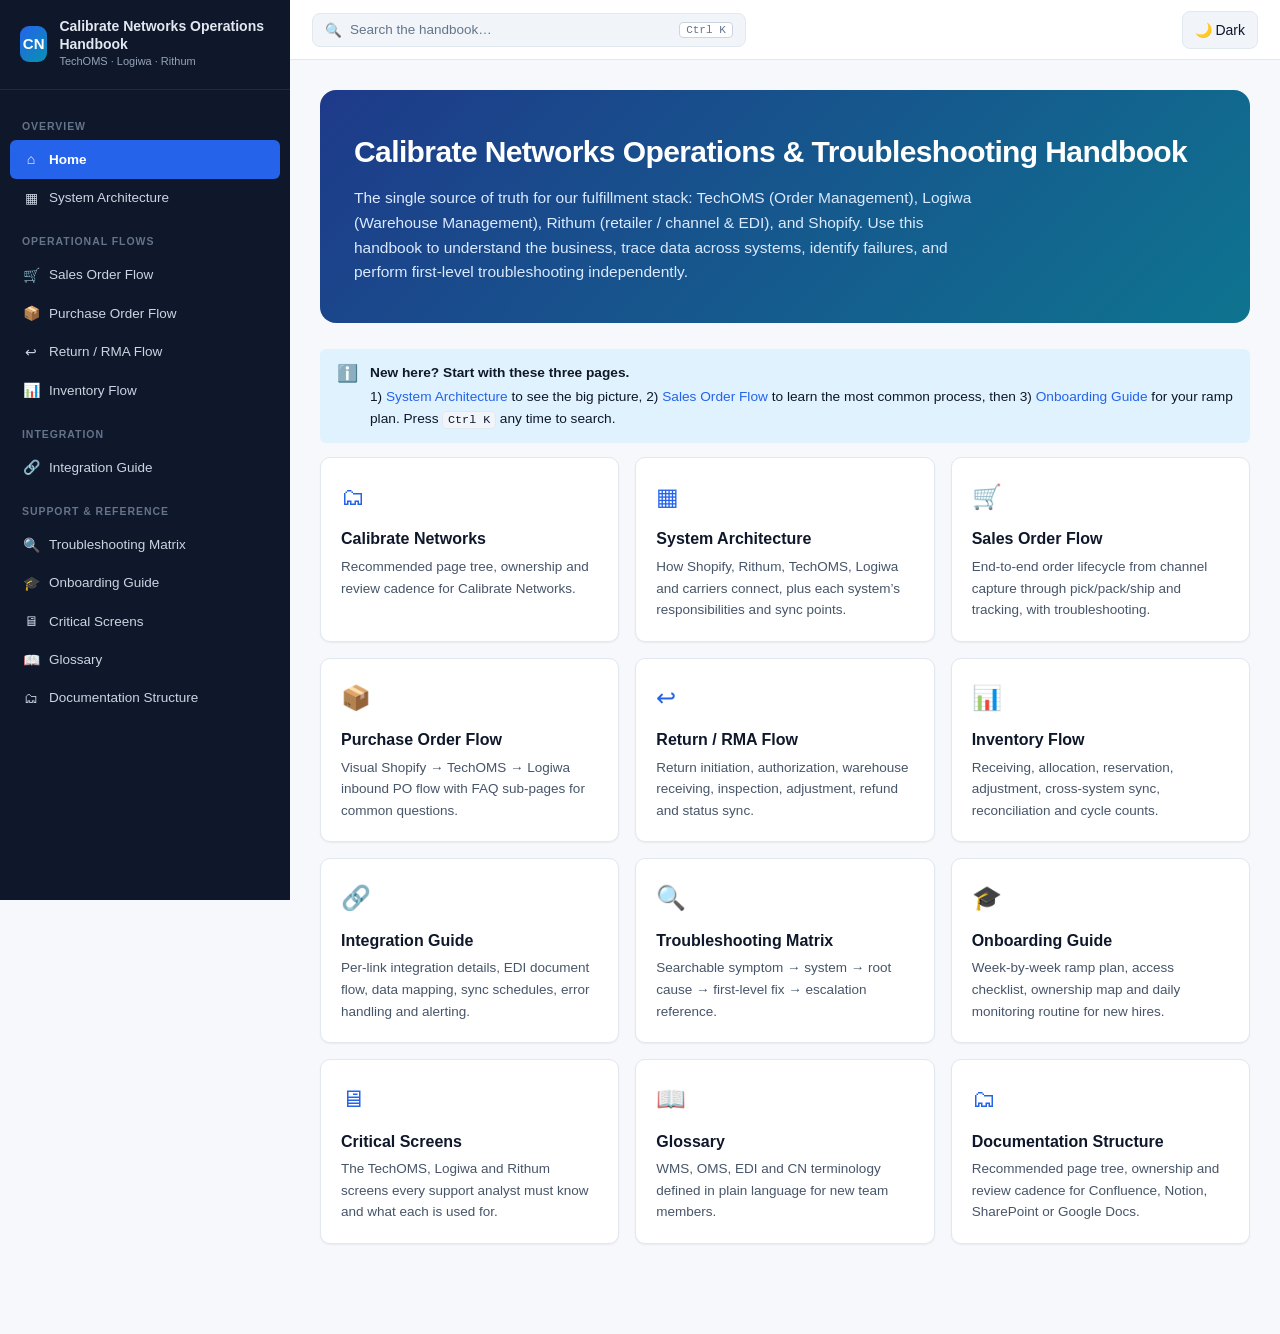
<file: index.html>
<!DOCTYPE html>
<html lang="en">

<head>
  <meta charset="UTF-8" />
  <meta name="viewport" content="width=device-width, initial-scale=1.0" />
  <meta name="description" content="Home — Calibrate Networks Operations & Troubleshooting Handbook" />
  <title>Home | Calibrate Networks Operations Handbook</title>
  <link rel="icon" type="image/svg+xml" href="assets/images/favicon.svg" />
  <link rel="stylesheet" href="assets/css/global.css" />
</head>

<body data-page="home">
  <div class="app-shell">
    <aside class="sidebar" id="sidebar" aria-label="Main navigation">
      <div class="sidebar__brand">
        <div class="sidebar__brand-logo">CN</div>
        <div>
          <div class="sidebar__brand-title">Calibrate Networks Operations Handbook</div>
          <div class="sidebar__brand-sub">TechOMS · Logiwa · Rithum</div>
        </div>
      </div>
      <nav class="sidebar__nav">
        <div class="nav-group">
          <div class="nav-group__label">Overview</div>
          <a href="index.html" class="nav-link active">
            <span class="nav-link__icon" aria-hidden="true">⌂</span>
            <span>Home</span>
          </a>
          <a href="pages/architecture.html" class="nav-link">
            <span class="nav-link__icon" aria-hidden="true">▦</span>
            <span>System Architecture</span>
          </a>
        </div>
        <div class="nav-group">
          <div class="nav-group__label">Operational Flows</div>
          <a href="pages/sales-order.html" class="nav-link">
            <span class="nav-link__icon" aria-hidden="true">🛒</span>
            <span>Sales Order Flow</span>
          </a>
          <a href="pages/purchase-order.html" class="nav-link">
            <span class="nav-link__icon" aria-hidden="true">📦</span>
            <span>Purchase Order Flow</span>
          </a>
          <a href="pages/returns.html" class="nav-link">
            <span class="nav-link__icon" aria-hidden="true">↩</span>
            <span>Return / RMA Flow</span>
          </a>
          <a href="pages/inventory.html" class="nav-link">
            <span class="nav-link__icon" aria-hidden="true">📊</span>
            <span>Inventory Flow</span>
          </a>
        </div>
        <div class="nav-group">
          <div class="nav-group__label">Integration</div>
          <a href="pages/integration.html" class="nav-link">
            <span class="nav-link__icon" aria-hidden="true">🔗</span>
            <span>Integration Guide</span>
          </a>
        </div>
        <div class="nav-group">
          <div class="nav-group__label">Support & Reference</div>
          <a href="pages/troubleshooting.html" class="nav-link">
            <span class="nav-link__icon" aria-hidden="true">🔍</span>
            <span>Troubleshooting Matrix</span>
          </a>
          <a href="pages/onboarding.html" class="nav-link">
            <span class="nav-link__icon" aria-hidden="true">🎓</span>
            <span>Onboarding Guide</span>
          </a>
          <a href="pages/critical-screens.html" class="nav-link">
            <span class="nav-link__icon" aria-hidden="true">🖥</span>
            <span>Critical Screens</span>
          </a>
          <a href="pages/glossary.html" class="nav-link">
            <span class="nav-link__icon" aria-hidden="true">📖</span>
            <span>Glossary</span>
          </a>
          <a href="pages/doc-structure.html" class="nav-link">
            <span class="nav-link__icon" aria-hidden="true">🗂</span>
            <span>Documentation Structure</span>
          </a>
        </div>
      </nav>
    </aside>

    <div class="scrim" id="scrim" aria-hidden="true"></div>

    <div class="main">
      <header class="topbar">
        <button type="button" class="topbar__menu-btn" id="menu-btn" aria-label="Open navigation">☰</button>
        <button type="button" class="topbar__search" id="search-open">
          <span aria-hidden="true">🔍</span>
          <span>Search the handbook…</span>
          <kbd>Ctrl K</kbd>
        </button>
        <div class="topbar__spacer"></div>
        <button type="button" class="theme-toggle" id="theme-toggle" aria-label="Toggle color theme"
          title="Toggle light / dark">🌙 Dark</button>
      </header>

      <main class="content" id="main">
        <section class="hero">
          <h1>Calibrate Networks Operations &amp; Troubleshooting Handbook</h1>

          <p>The single source of truth for our fulfillment stack: TechOMS (Order Management), Logiwa (Warehouse
            Management), Rithum (retailer / channel &amp; EDI), and Shopify. Use this handbook to understand the
            business, trace data across systems, identify failures, and perform first-level troubleshooting
            independently.</p>

        </section>

        <aside class="callout callout--note">
          <span class="callout__icon">ℹ️</span>
          <div>
            <strong>New here? Start with these three pages.</strong>
            <p>1) <a href="pages/architecture.html">System Architecture</a> to see the big picture, 2) <a
                href="pages/sales-order.html">Sales Order Flow</a> to learn the most common process, then 3) <a
                href="pages/onboarding.html">Onboarding Guide</a> for your ramp plan. Press <code>Ctrl K</code> any time
              to search.</p>

          </div>

        </aside>

        <div class="home-grid">
          <a href="pages/calibrate-networks.html" class="home-card">
            <div class="home-card__icon">🗂</div>

            <div class="home-card__title">Calibrate Networks</div>

            <div class="home-card__desc">Recommended page tree, ownership and review cadence for Calibrate Networks.</div>

          </a>


          <a href="pages/architecture.html" class="home-card">
            <div class="home-card__icon">▦</div>

            <div class="home-card__title">System Architecture</div>

            <div class="home-card__desc">How Shopify, Rithum, TechOMS, Logiwa and carriers connect, plus each system’s
              responsibilities and sync points.</div>

          </a>
          <a href="pages/sales-order.html" class="home-card">
            <div class="home-card__icon">🛒</div>

            <div class="home-card__title">Sales Order Flow</div>

            <div class="home-card__desc">End-to-end order lifecycle from channel capture through pick/pack/ship and
              tracking, with troubleshooting.</div>

          </a>
          <a href="pages/purchase-order.html" class="home-card">
            <div class="home-card__icon">📦</div>

            <div class="home-card__title">Purchase Order Flow</div>

            <div class="home-card__desc">Visual Shopify → TechOMS → Logiwa inbound PO flow with FAQ sub-pages for common
              questions.</div>

          </a>
          <a href="pages/returns.html" class="home-card">
            <div class="home-card__icon">↩</div>

            <div class="home-card__title">Return / RMA Flow</div>

            <div class="home-card__desc">Return initiation, authorization, warehouse receiving, inspection, adjustment,
              refund and status sync.</div>

          </a>
          <a href="pages/inventory.html" class="home-card">
            <div class="home-card__icon">📊</div>

            <div class="home-card__title">Inventory Flow</div>

            <div class="home-card__desc">Receiving, allocation, reservation, adjustment, cross-system sync,
              reconciliation and cycle counts.</div>

          </a>
          <a href="pages/integration.html" class="home-card">
            <div class="home-card__icon">🔗</div>

            <div class="home-card__title">Integration Guide</div>

            <div class="home-card__desc">Per-link integration details, EDI document flow, data mapping, sync schedules,
              error handling and alerting.</div>

          </a>
          <a href="pages/troubleshooting.html" class="home-card">
            <div class="home-card__icon">🔍</div>

            <div class="home-card__title">Troubleshooting Matrix</div>

            <div class="home-card__desc">Searchable symptom → system → root cause → first-level fix → escalation
              reference.</div>

          </a>
          <a href="pages/onboarding.html" class="home-card">
            <div class="home-card__icon">🎓</div>

            <div class="home-card__title">Onboarding Guide</div>

            <div class="home-card__desc">Week-by-week ramp plan, access checklist, ownership map and daily monitoring
              routine for new hires.</div>

          </a>
          <a href="pages/critical-screens.html" class="home-card">
            <div class="home-card__icon">🖥</div>

            <div class="home-card__title">Critical Screens</div>

            <div class="home-card__desc">The TechOMS, Logiwa and Rithum screens every support analyst must know and what
              each is used for.</div>

          </a>
          <a href="pages/glossary.html" class="home-card">
            <div class="home-card__icon">📖</div>

            <div class="home-card__title">Glossary</div>

            <div class="home-card__desc">WMS, OMS, EDI and CN terminology defined in plain language for new team
              members.</div>

          </a>
          <a href="pages/doc-structure.html" class="home-card">
            <div class="home-card__icon">🗂</div>

            <div class="home-card__title">Documentation Structure</div>

            <div class="home-card__desc">Recommended page tree, ownership and review cadence for Confluence, Notion,
              SharePoint or Google Docs.</div>

          </a>
          <!--  -->

        </div>
      </main>
    </div>

    <div class="search-overlay" id="search-overlay" hidden>
      <div class="search-box" role="dialog" aria-label="Search handbook">
        <input type="search" class="search-box__input" id="search-input"
          placeholder="Search processes, errors, systems, EDI docs…" autocomplete="off" />
        <div class="search-results" id="search-results"></div>
      </div>
    </div>
  </div>

  <script src="assets/js/search-index.js"></script>
  <script src="assets/js/app.js"></script>
</body>

</html>
</file>
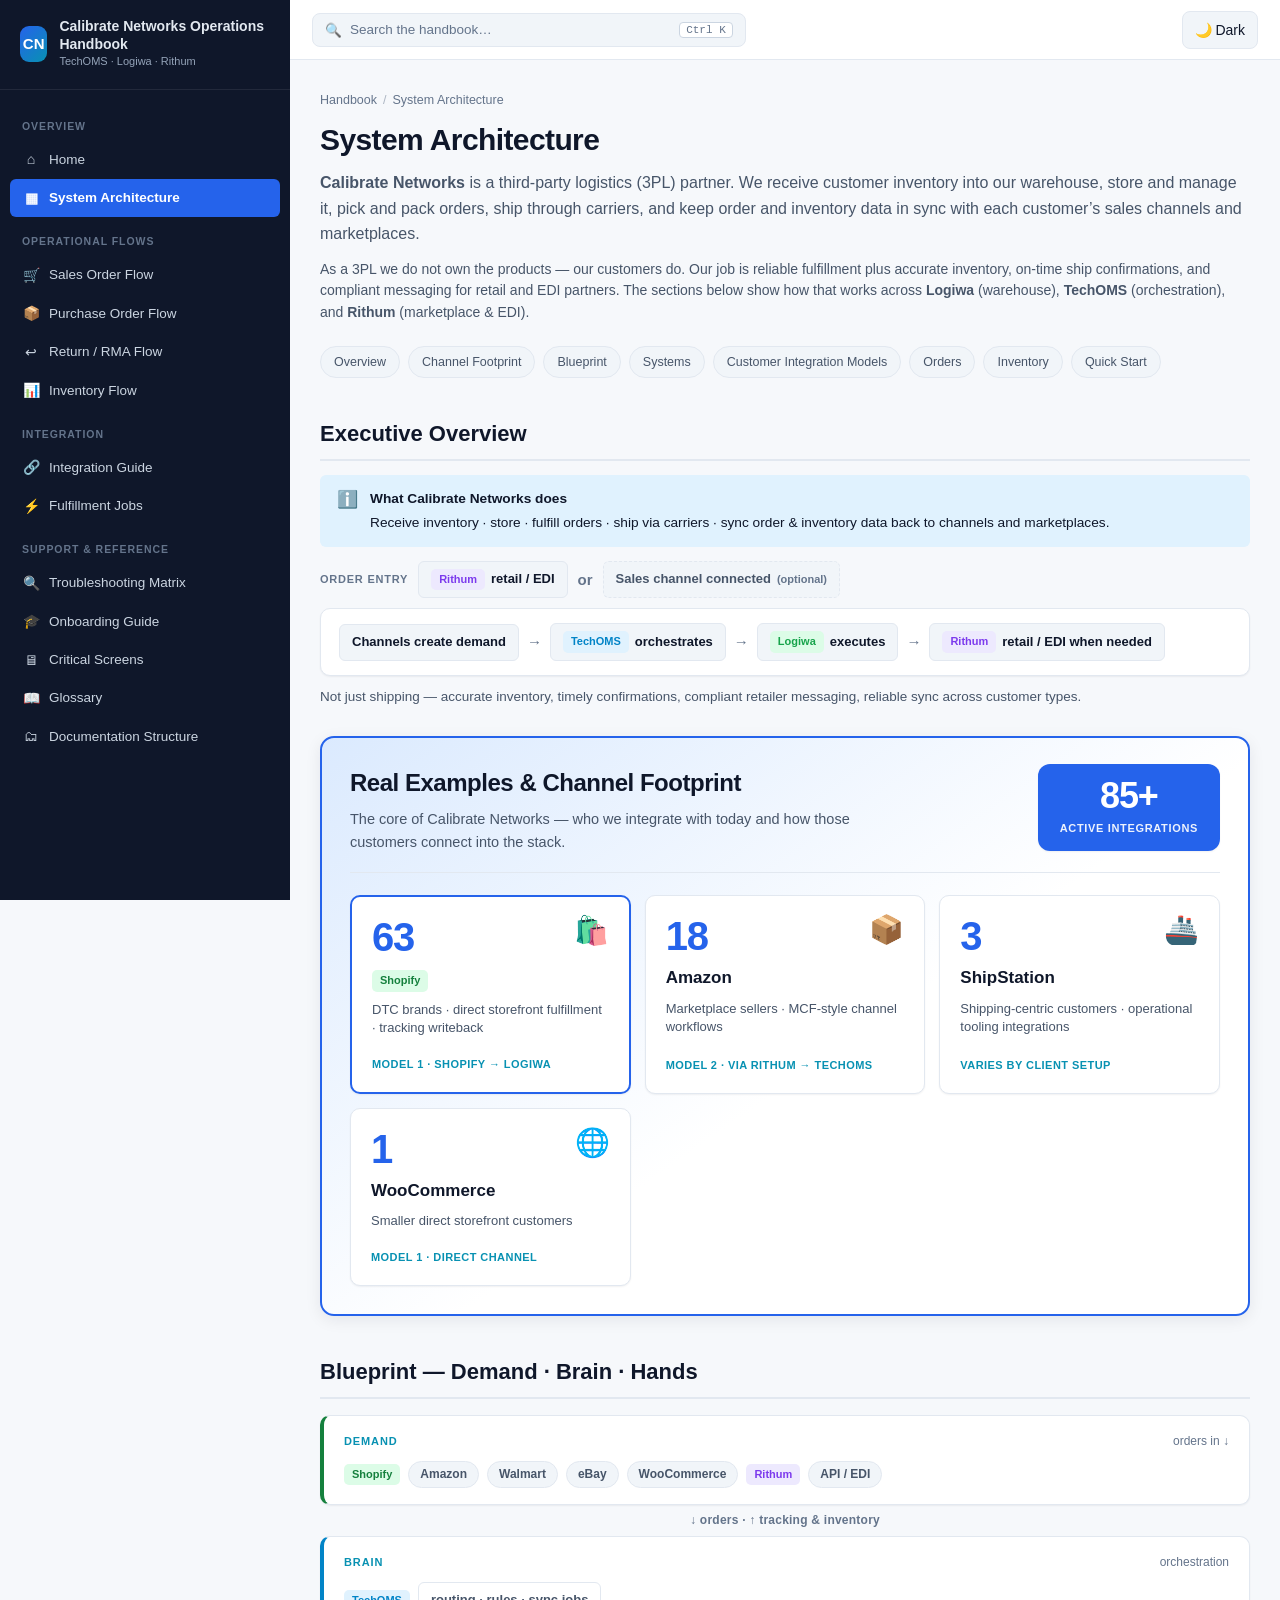
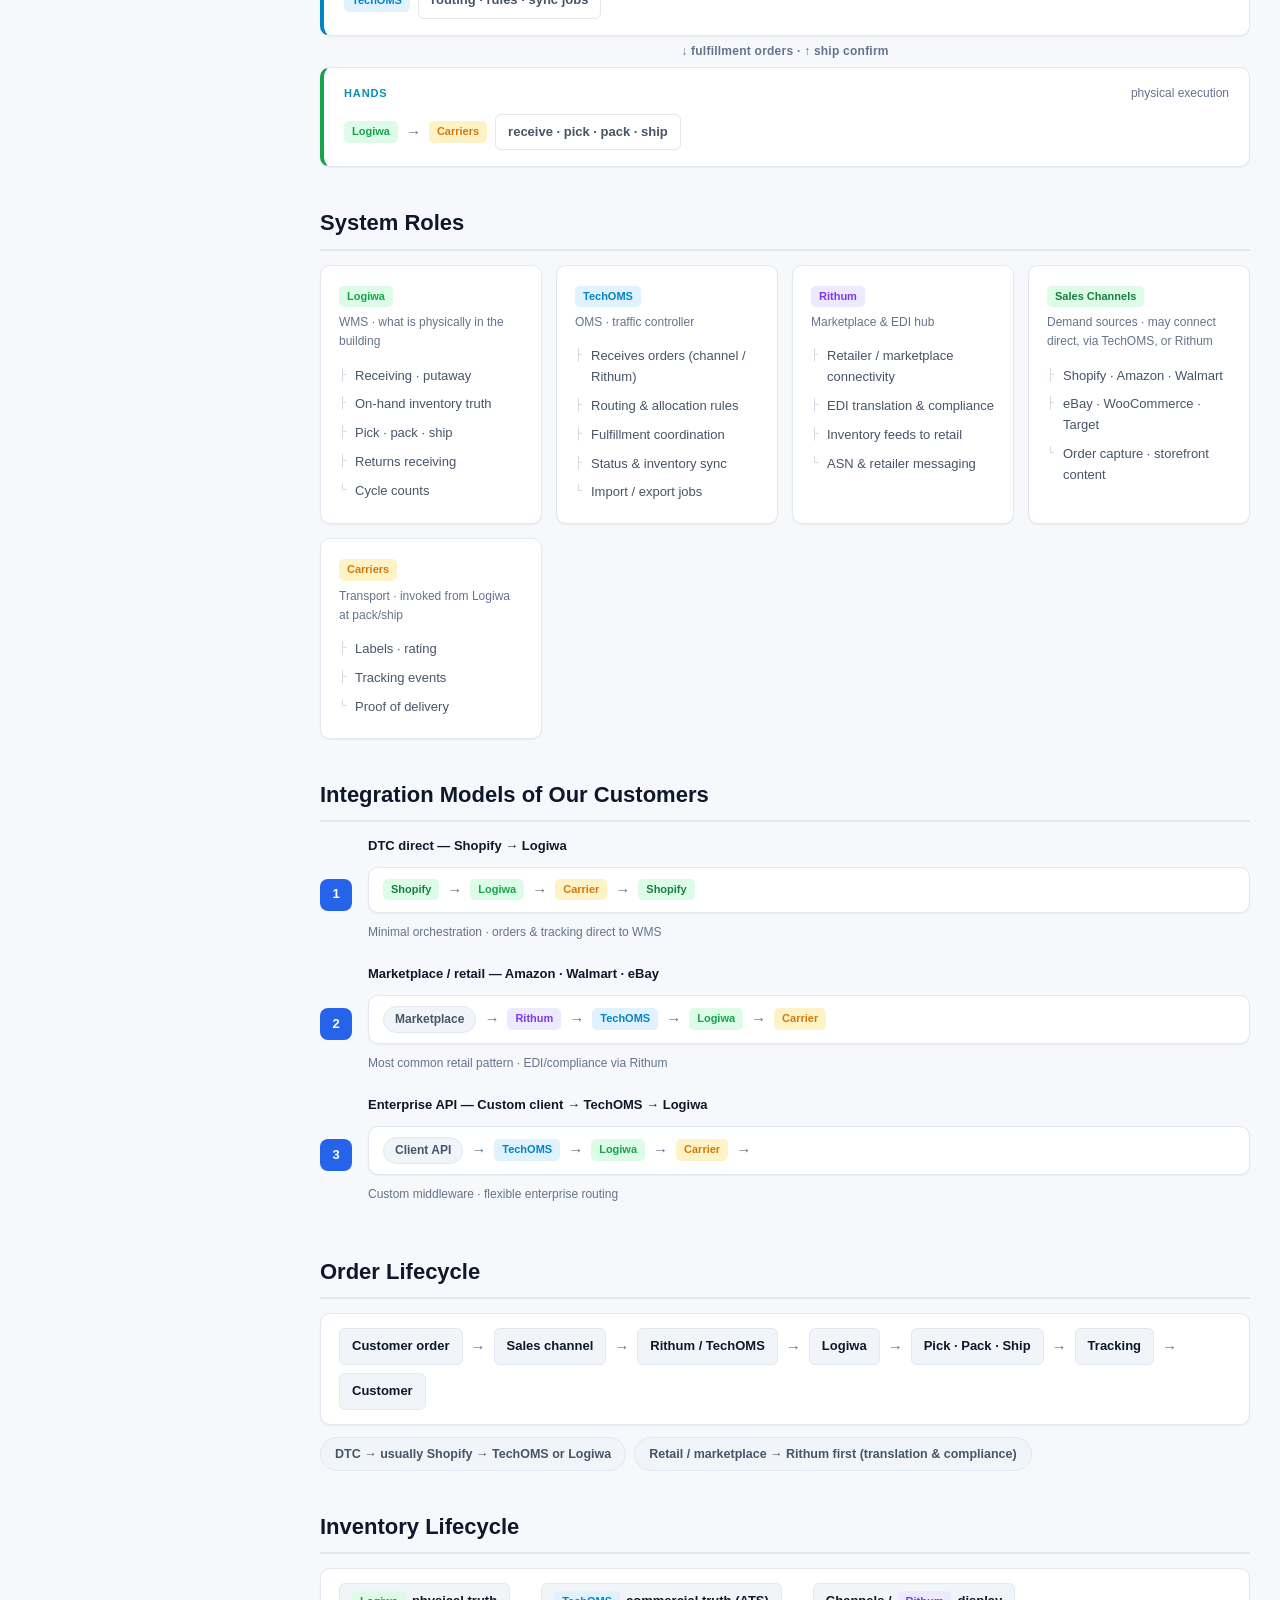
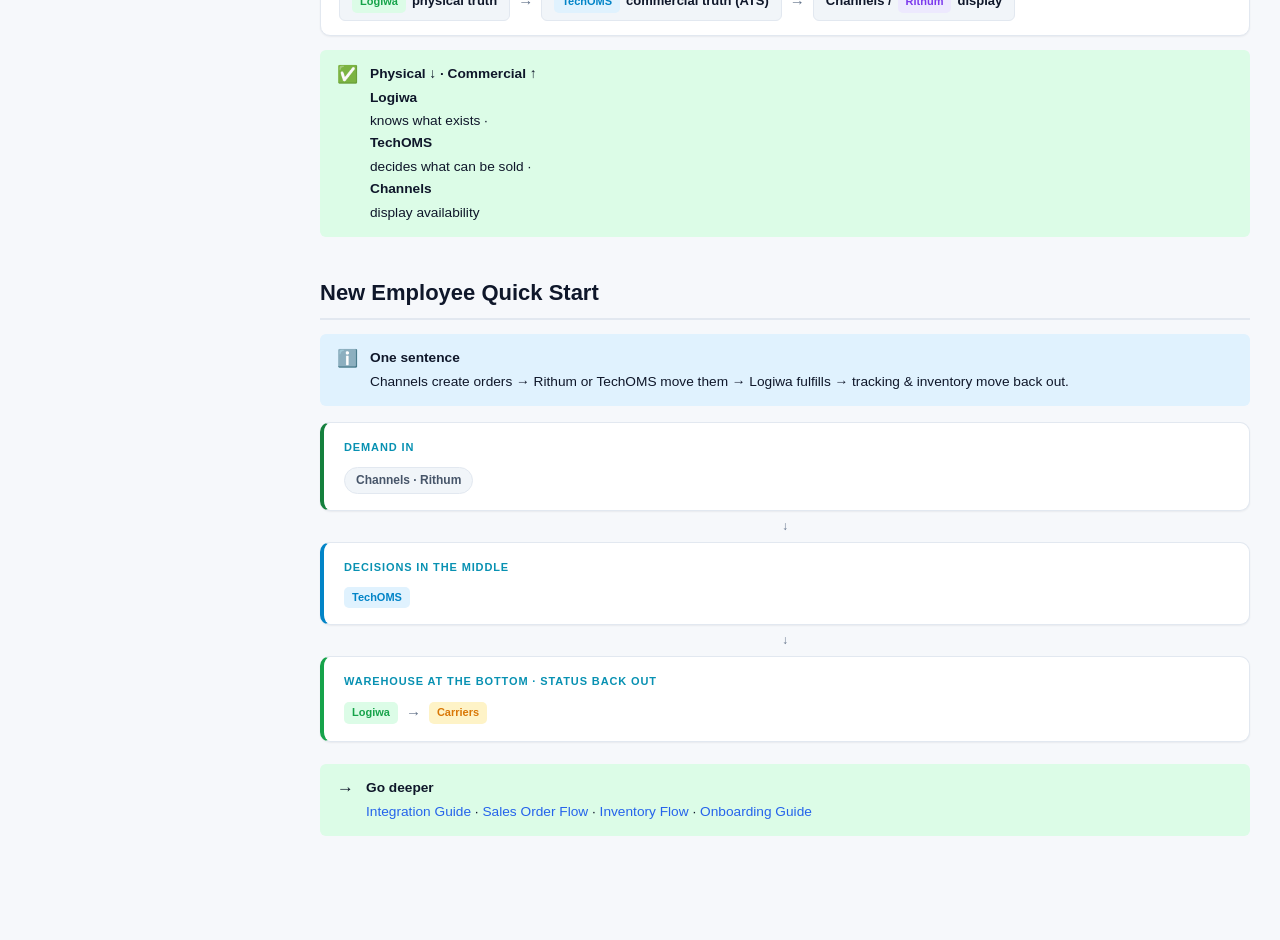
<file: pages/architecture.html>
<!DOCTYPE html>
<html lang="en">

<head>
  <meta charset="UTF-8" />
  <meta name="viewport" content="width=device-width, initial-scale=1.0" />
  <meta name="description" content="System Architecture — Calibrate Networks Operations & Troubleshooting Handbook" />
  <title>System Architecture | Calibrate Networks Operations Handbook</title>
  <link rel="icon" type="image/svg+xml" href="../assets/images/favicon.svg" />
  <link rel="stylesheet" href="../assets/css/global.css" />
</head>

<body data-page="architecture">
  <div class="app-shell">
    <aside class="sidebar" id="sidebar" aria-label="Main navigation">
      <div class="sidebar__brand">
        <div class="sidebar__brand-logo">CN</div>
        <div>
          <div class="sidebar__brand-title">Calibrate Networks Operations Handbook</div>
          <div class="sidebar__brand-sub">TechOMS · Logiwa · Rithum</div>
        </div>
      </div>
      <nav class="sidebar__nav">
        <div class="nav-group">
          <div class="nav-group__label">Overview</div>
          <a href="../index.html" class="nav-link">
            <span class="nav-link__icon" aria-hidden="true">⌂</span>
            <span>Home</span>
          </a>
          <a href="architecture.html" class="nav-link active">
            <span class="nav-link__icon" aria-hidden="true">▦</span>
            <span>System Architecture</span>
          </a>
        </div>
        <div class="nav-group">
          <div class="nav-group__label">Operational Flows</div>
          <a href="sales-order.html" class="nav-link">
            <span class="nav-link__icon" aria-hidden="true">🛒</span>
            <span>Sales Order Flow</span>
          </a>
          <a href="purchase-order.html" class="nav-link">
            <span class="nav-link__icon" aria-hidden="true">📦</span>
            <span>Purchase Order Flow</span>
          </a>
          <a href="returns.html" class="nav-link">
            <span class="nav-link__icon" aria-hidden="true">↩</span>
            <span>Return / RMA Flow</span>
          </a>
          <a href="inventory.html" class="nav-link">
            <span class="nav-link__icon" aria-hidden="true">📊</span>
            <span>Inventory Flow</span>
          </a>
        </div>
        <div class="nav-group">
          <div class="nav-group__label">Integration</div>
          <a href="integration.html" class="nav-link">
            <span class="nav-link__icon" aria-hidden="true">🔗</span>
            <span>Integration Guide</span>
          </a>
          <a href="fulfillment-jobs.html" class="nav-link">
            <span class="nav-link__icon" aria-hidden="true">⚡</span>
            <span>Fulfillment Jobs</span>
          </a>
        </div>
        <div class="nav-group">
          <div class="nav-group__label">Support & Reference</div>
          <a href="troubleshooting.html" class="nav-link">
            <span class="nav-link__icon" aria-hidden="true">🔍</span>
            <span>Troubleshooting Matrix</span>
          </a>
          <a href="onboarding.html" class="nav-link">
            <span class="nav-link__icon" aria-hidden="true">🎓</span>
            <span>Onboarding Guide</span>
          </a>
          <a href="critical-screens.html" class="nav-link">
            <span class="nav-link__icon" aria-hidden="true">🖥</span>
            <span>Critical Screens</span>
          </a>
          <a href="glossary.html" class="nav-link">
            <span class="nav-link__icon" aria-hidden="true">📖</span>
            <span>Glossary</span>
          </a>
          <a href="doc-structure.html" class="nav-link">
            <span class="nav-link__icon" aria-hidden="true">🗂</span>
            <span>Documentation Structure</span>
          </a>
        </div>
      </nav>
    </aside>

    <div class="scrim" id="scrim" aria-hidden="true"></div>

    <div class="main">
      <header class="topbar">
        <button type="button" class="topbar__menu-btn" id="menu-btn" aria-label="Open navigation">☰</button>
        <button type="button" class="topbar__search" id="search-open">
          <span aria-hidden="true">🔍</span>
          <span>Search the handbook…</span>
          <kbd>Ctrl K</kbd>
        </button>
        <div class="topbar__spacer"></div>
        <button type="button" class="theme-toggle" id="theme-toggle" aria-label="Toggle color theme"
          title="Toggle light / dark">🌙 Dark</button>
      </header>

      <main class="content" id="main">
        <header>
          <nav class="breadcrumbs" aria-label="Breadcrumb">
            <span>Handbook</span>
            <span class="sep">/</span>
            <span>System Architecture</span>
          </nav>

          <h1 class="page-title">System Architecture</h1>

          <p class="page-lead"><strong>Calibrate Networks</strong> is a third-party logistics (3PL) partner. We receive
            customer inventory into our warehouse, store and manage it, pick and pack orders, ship through carriers, and
            keep order and inventory data in sync with each customer’s sales channels and marketplaces.</p>

          <p style="font-size:14px;color:var(--text-muted);margin:-10px 0 22px;line-height:1.55">As a 3PL we do not own
            the products — our customers do. Our job is reliable fulfillment plus accurate inventory, on-time ship
            confirmations, and compliant messaging for retail and EDI partners. The sections below show how that works
            across <strong>Logiwa</strong> (warehouse), <strong>TechOMS</strong> (orchestration), and
            <strong>Rithum</strong> (marketplace &amp; EDI).</p>

          <nav class="toc" aria-label="On this page">
            <a href="#overview">Overview</a>
            <a href="#examples">Channel Footprint</a>
            <a href="#stack">Blueprint</a>
            <a href="#systems">Systems</a>
            <a href="#models">Customer Integration Models</a>
            <a href="#order-flow">Orders</a>
            <a href="#inventory-flow">Inventory</a>
            <a href="#quick-start">Quick Start</a>
          </nav>

        </header>

        <h2 class="section-h" id="overview">Executive Overview</h2>

        <aside class="callout callout--note">
          <span class="callout__icon">ℹ️</span>
          <div>
            <strong>What Calibrate Networks does</strong>
            <p>Receive inventory · store · fulfill orders · ship via carriers · sync order &amp; inventory data back to
              channels and marketplaces.</p>
          </div>
        </aside>

        <div class="flow-entry">
          <span class="flow-entry__label">Order entry</span>
          <span class="flow-node"><span class="tag tag--rithum">Rithum</span> retail / EDI</span>
          <span class="flow-arrow">or</span>
          <span class="flow-node flow-node--optional">Sales channel connected <small>(optional)</small></span>
        </div>

        <div class="flow-chain">
          <span class="flow-node">Channels create demand</span>
          <span class="flow-arrow">→</span>
          <span class="flow-node"><span class="tag tag--techoms">TechOMS</span> orchestrates</span>
          <span class="flow-arrow">→</span>
          <span class="flow-node"><span class="tag tag--logiwa">Logiwa</span> executes</span>
          <span class="flow-arrow">→</span>
          <span class="flow-node"><span class="tag tag--rithum">Rithum</span> retail / EDI when needed</span>
        </div>

        <p style="font-size:13.5px;color:var(--text-muted);margin:0">Not just shipping — accurate inventory, timely
          confirmations, compliant retailer messaging, reliable sync across customer types.</p>

        <section class="channel-footprint" id="examples" aria-labelledby="channel-footprint-title">
          <div class="channel-footprint__head">
            <div>
              <h2 class="channel-footprint__title" id="channel-footprint-title">Real Examples &amp; Channel Footprint
              </h2>
              <p class="channel-footprint__lead">The core of Calibrate Networks — who we integrate with today and how
                those customers connect into the stack.</p>
            </div>
            <div class="channel-footprint__total" aria-label="85 plus active channel integrations">
              <span class="channel-footprint__total-num">85+</span>
              <span class="channel-footprint__total-label">Active integrations</span>
            </div>
          </div>

          <div class="channel-footprint__grid">
            <article class="channel-card channel-card--lead">
              <div class="channel-card__top">
                <span class="channel-card__num">63</span>
                <span class="channel-card__icon" aria-hidden="true">🛍️</span>
              </div>
              <h3 class="channel-card__name"><span class="tag tag--shopify">Shopify</span></h3>
              <p class="channel-card__use">DTC brands · direct storefront fulfillment · tracking writeback</p>
              <span class="channel-card__model">Model 1 · Shopify → Logiwa</span>
            </article>

            <article class="channel-card">
              <div class="channel-card__top">
                <span class="channel-card__num">18</span>
                <span class="channel-card__icon" aria-hidden="true">📦</span>
              </div>
              <h3 class="channel-card__name">Amazon</h3>
              <p class="channel-card__use">Marketplace sellers · MCF-style channel workflows</p>
              <span class="channel-card__model">Model 2 · via Rithum → TechOMS</span>
            </article>



            <article class="channel-card">
              <div class="channel-card__top">
                <span class="channel-card__num">3</span>
                <span class="channel-card__icon" aria-hidden="true">🚢</span>
              </div>
              <h3 class="channel-card__name">ShipStation</h3>
              <p class="channel-card__use">Shipping-centric customers · operational tooling integrations</p>
              <span class="channel-card__model">Varies by client setup</span>
            </article>

            <article class="channel-card">
              <div class="channel-card__top">
                <span class="channel-card__num">1</span>
                <span class="channel-card__icon" aria-hidden="true">🌐</span>
              </div>
              <h3 class="channel-card__name">WooCommerce</h3>
              <p class="channel-card__use">Smaller direct storefront customers</p>
              <span class="channel-card__model">Model 1 · direct channel</span>
            </article>
          </div>
        </section>

        <h2 class="section-h" id="stack">Blueprint — Demand · Brain · Hands</h2>

        <div class="arch-stack">
          <div class="arch-stack__layer arch-stack__layer--demand">
            <div class="arch-stack__head">
              <span class="arch-stack__title">Demand</span>
              <span class="arch-stack__hint">orders in ↓</span>
            </div>
            <div class="flow-row">
              <span class="tag tag--shopify">Shopify</span>
              <span class="pill pill--sys">Amazon</span>
              <span class="pill pill--sys">Walmart</span>
              <span class="pill pill--sys">eBay</span>
              <span class="pill pill--sys">WooCommerce</span>
              <span class="tag tag--rithum">Rithum</span>
              <span class="pill pill--sys">API / EDI</span>
            </div>
          </div>
          <div class="arch-stack__connector">↓ orders · ↑ tracking &amp; inventory</div>
          <div class="arch-stack__layer arch-stack__layer--brain">
            <div class="arch-stack__head">
              <span class="arch-stack__title">Brain</span>
              <span class="arch-stack__hint">orchestration</span>
            </div>
            <div class="flow-row">
              <span class="tag tag--techoms">TechOMS</span>
              <span class="flow-node flow-node--muted">routing · rules · sync jobs</span>
            </div>
          </div>
          <div class="arch-stack__connector">↓ fulfillment orders · ↑ ship confirm</div>
          <div class="arch-stack__layer arch-stack__layer--hands">
            <div class="arch-stack__head">
              <span class="arch-stack__title">Hands</span>
              <span class="arch-stack__hint">physical execution</span>
            </div>
            <div class="flow-row">
              <span class="tag tag--logiwa">Logiwa</span>
              <span class="flow-arrow">→</span>
              <span class="tag tag--carrier">Carriers</span>
              <span class="flow-node flow-node--muted">receive · pick · pack · ship</span>
            </div>
          </div>
        </div>

        <h2 class="section-h" id="systems">System Roles</h2>

        <div class="owner-grid">
          <article class="owner-card">
            <span class="tag tag--logiwa">Logiwa</span>
            <span class="owner-card__role">WMS · what is physically in the building</span>
            <ul class="owner-tree">
              <li>Receiving · putaway</li>
              <li>On-hand inventory truth</li>
              <li>Pick · pack · ship</li>
              <li>Returns receiving</li>
              <li>Cycle counts</li>
            </ul>
          </article>
          <article class="owner-card">
            <span class="tag tag--techoms">TechOMS</span>
            <span class="owner-card__role">OMS · traffic controller</span>
            <ul class="owner-tree">
              <li>Receives orders (channel / Rithum)</li>
              <li>Routing &amp; allocation rules</li>
              <li>Fulfillment coordination</li>
              <li>Status &amp; inventory sync</li>
              <li>Import / export jobs</li>
            </ul>
          </article>
          <article class="owner-card">
            <span class="tag tag--rithum">Rithum</span>
            <span class="owner-card__role">Marketplace &amp; EDI hub</span>
            <ul class="owner-tree">
              <li>Retailer / marketplace connectivity</li>
              <li>EDI translation &amp; compliance</li>
              <li>Inventory feeds to retail</li>
              <li>ASN &amp; retailer messaging</li>
            </ul>
          </article>
          <article class="owner-card">
            <span class="tag tag--shopify">Sales Channels</span>
            <span class="owner-card__role">Demand sources · may connect direct, via TechOMS, or Rithum</span>
            <ul class="owner-tree">
              <li>Shopify · Amazon · Walmart</li>
              <li>eBay · WooCommerce · Target</li>
              <li>Order capture · storefront content</li>
            </ul>
          </article>
          <article class="owner-card">
            <span class="tag tag--carrier">Carriers</span>
            <span class="owner-card__role">Transport · invoked from Logiwa at pack/ship</span>
            <ul class="owner-tree">
              <li>Labels · rating</li>
              <li>Tracking events</li>
              <li>Proof of delivery</li>
            </ul>
          </article>
        </div>

        <h2 class="section-h" id="models">Integration Models of Our Customers</h2>

        <div class="model-list">
          <div class="model-row">
            <span class="model-row__label">1</span>
            <div class="model-row__body">
              <div class="model-row__title">DTC direct — Shopify → Logiwa</div>
              <div class="flow-chain flow-chain--tight">
                <span class="tag tag--shopify">Shopify</span><span class="flow-arrow">→</span><span
                  class="tag tag--logiwa">Logiwa</span><span class="flow-arrow">→</span><span
                  class="tag tag--carrier">Carrier</span><span class="flow-arrow">→</span><span
                  class="tag tag--shopify">Shopify</span>
              </div>
              <p class="model-row__hint">Minimal orchestration · orders &amp; tracking direct to WMS</p>
            </div>
          </div>
          <div class="model-row">
            <span class="model-row__label">2</span>
            <div class="model-row__body">
              <div class="model-row__title">Marketplace / retail — Amazon · Walmart · eBay</div>
              <div class="flow-chain flow-chain--tight">
                <span class="pill pill--sys">Marketplace</span><span class="flow-arrow">→</span><span
                  class="tag tag--rithum">Rithum</span><span class="flow-arrow">→</span><span
                  class="tag tag--techoms">TechOMS</span><span class="flow-arrow">→</span><span
                  class="tag tag--logiwa">Logiwa</span><span class="flow-arrow">→</span><span
                  class="tag tag--carrier">Carrier</span>
              </div>
              <p class="model-row__hint">Most common retail pattern · EDI/compliance via Rithum</p>
            </div>
          </div>
          <div class="model-row">
            <span class="model-row__label">3</span>
            <div class="model-row__body">
              <div class="model-row__title">Enterprise API — Custom client → TechOMS → Logiwa</div>
              <div class="flow-chain flow-chain--tight">
                <span class="pill pill--sys">Client API</span><span class="flow-arrow">→</span><span
                  class="tag tag--techoms">TechOMS</span><span class="flow-arrow">→</span><span
                  class="tag tag--logiwa">Logiwa</span><span class="flow-arrow">→</span><span
                  class="tag tag--carrier">Carrier</span><span class="flow-arrow">→</span>
              </div>
              <p class="model-row__hint">Custom middleware · flexible enterprise routing</p>
            </div>
          </div>

        </div>

        <h2 class="section-h" id="order-flow">Order Lifecycle</h2>

        <div class="flow-chain" id="diagram">
          <span class="flow-node">Customer order</span>
          <span class="flow-arrow">→</span>
          <span class="flow-node">Sales channel</span>
          <span class="flow-arrow">→</span>
          <span class="flow-node">Rithum / TechOMS</span>
          <span class="flow-arrow">→</span>
          <span class="flow-node">Logiwa</span>
          <span class="flow-arrow">→</span>
          <span class="flow-node">Pick · Pack · Ship</span>
          <span class="flow-arrow">→</span>
          <span class="flow-node">Tracking</span>
          <span class="flow-arrow">→</span>
          <span class="flow-node">Customer</span>
        </div>

        <div class="ref-pills">
          <span class="ref-pill"><strong>DTC</strong> → usually Shopify → TechOMS or Logiwa</span>
          <span class="ref-pill"><strong>Retail / marketplace</strong> → Rithum first (translation &amp;
            compliance)</span>
        </div>

        <h2 class="section-h" id="inventory-flow">Inventory Lifecycle</h2>

        <div class="flow-chain">
          <span class="flow-node"><span class="tag tag--logiwa">Logiwa</span> physical truth</span>
          <span class="flow-arrow">→</span>
          <span class="flow-node"><span class="tag tag--techoms">TechOMS</span> commercial truth (ATS)</span>
          <span class="flow-arrow">→</span>
          <span class="flow-node">Channels / <span class="tag tag--rithum">Rithum</span> display</span>
        </div>

        <aside class="callout callout--tip">
          <span class="callout__icon">✅</span>
          <div>
            <strong>Physical ↓ · Commercial ↑</strong>
            <p><strong>Logiwa</strong> knows what exists · <strong>TechOMS</strong> decides what can be sold ·
              <strong>Channels</strong> display availability</p>
          </div>
        </aside>

        <h2 class="section-h" id="quick-start">New Employee Quick Start</h2>

        <aside class="callout callout--note">
          <span class="callout__icon">ℹ️</span>
          <div>
            <strong>One sentence</strong>
            <p>Channels create orders → Rithum or TechOMS move them → Logiwa fulfills → tracking &amp; inventory move
              back out.</p>
          </div>
        </aside>

        <div class="arch-stack">
          <div class="arch-stack__layer arch-stack__layer--demand">
            <div class="arch-stack__head"><span class="arch-stack__title">Demand in</span></div>
            <div class="flow-row"><span class="pill pill--sys">Channels · Rithum</span></div>
          </div>
          <div class="arch-stack__connector">↓</div>
          <div class="arch-stack__layer arch-stack__layer--brain">
            <div class="arch-stack__head"><span class="arch-stack__title">Decisions in the middle</span></div>
            <div class="flow-row"><span class="tag tag--techoms">TechOMS</span></div>
          </div>
          <div class="arch-stack__connector">↓</div>
          <div class="arch-stack__layer arch-stack__layer--hands">
            <div class="arch-stack__head"><span class="arch-stack__title">Warehouse at the bottom · status back
                out</span></div>
            <div class="flow-row"><span class="tag tag--logiwa">Logiwa</span><span class="flow-arrow">→</span><span
                class="tag tag--carrier">Carriers</span></div>
          </div>
        </div>

        <aside class="callout callout--tip">
          <span class="callout__icon">→</span>
          <div>
            <strong>Go deeper</strong>
            <p><a href="integration.html">Integration Guide</a> · <a href="sales-order.html">Sales Order Flow</a> · <a
                href="inventory.html">Inventory Flow</a> · <a href="onboarding.html">Onboarding Guide</a></p>
          </div>
        </aside>
      </main>
    </div>

    <div class="search-overlay" id="search-overlay" hidden>
      <div class="search-box" role="dialog" aria-label="Search handbook">
        <input type="search" class="search-box__input" id="search-input"
          placeholder="Search processes, errors, systems, EDI docs…" autocomplete="off" />
        <div class="search-results" id="search-results"></div>
      </div>
    </div>
  </div>

  <script src="../assets/js/search-index.js"></script>
  <script src="../assets/js/app.js"></script>
</body>

</html>
</file>
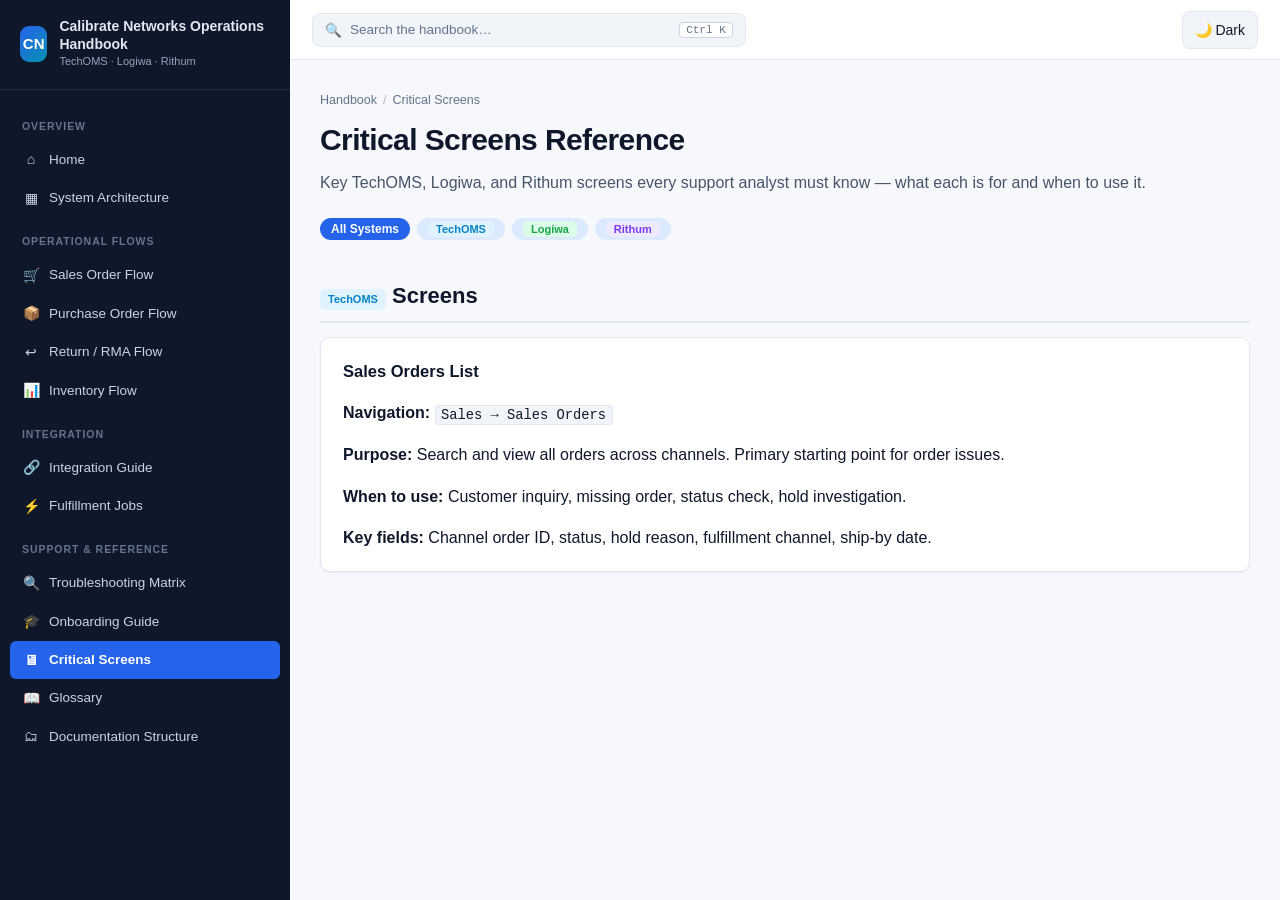
<file: pages/critical-screens.html>
<!DOCTYPE html>
<html lang="en">
<head>
  <meta charset="UTF-8" />
<meta name="viewport" content="width=device-width, initial-scale=1.0" />
<meta name="description" content="Critical Screens — Calibrate Networks Operations & Troubleshooting Handbook" />
<title>Critical Screens | Calibrate Networks Operations Handbook</title>
<link rel="icon" type="image/svg+xml" href="../assets/images/favicon.svg" />
<link rel="stylesheet" href="../assets/css/global.css" />
</head>
<body data-page="critical-screens">
  <div class="app-shell">
        <!-- Sidebar -->
<aside class="sidebar" id="sidebar" aria-label="Main navigation">
  <div class="sidebar__brand">
    <div class="sidebar__brand-logo">CN</div>

    <div>
      <div class="sidebar__brand-title">Calibrate Networks Operations Handbook</div>

      <div class="sidebar__brand-sub">TechOMS · Logiwa · Rithum</div>

    </div>

  </div>

  <nav class="sidebar__nav">
    <div class="nav-group">
      <div class="nav-group__label">Overview</div>

      <a href="../index.html" class="nav-link">
        <span class="nav-link__icon" aria-hidden="true">⌂</span>
        <span>Home</span>
      </a>
      <a href="architecture.html" class="nav-link">
        <span class="nav-link__icon" aria-hidden="true">▦</span>
        <span>System Architecture</span>
      </a>
    </div>

    <div class="nav-group">
      <div class="nav-group__label">Operational Flows</div>

      <a href="sales-order.html" class="nav-link">
        <span class="nav-link__icon" aria-hidden="true">🛒</span>
        <span>Sales Order Flow</span>
      </a>
      <a href="purchase-order.html" class="nav-link">
        <span class="nav-link__icon" aria-hidden="true">📦</span>
        <span>Purchase Order Flow</span>
      </a>
      <a href="returns.html" class="nav-link">
        <span class="nav-link__icon" aria-hidden="true">↩</span>
        <span>Return / RMA Flow</span>
      </a>
      <a href="inventory.html" class="nav-link">
        <span class="nav-link__icon" aria-hidden="true">📊</span>
        <span>Inventory Flow</span>
      </a>
    </div>

    <div class="nav-group">
      <div class="nav-group__label">Integration</div>

      <a href="integration.html" class="nav-link">
        <span class="nav-link__icon" aria-hidden="true">🔗</span>
        <span>Integration Guide</span>
      </a>
      <a href="fulfillment-jobs.html" class="nav-link">
        <span class="nav-link__icon" aria-hidden="true">⚡</span>
        <span>Fulfillment Jobs</span>
      </a>
    </div>

    <div class="nav-group">
      <div class="nav-group__label">Support & Reference</div>

      <a href="troubleshooting.html" class="nav-link">
        <span class="nav-link__icon" aria-hidden="true">🔍</span>
        <span>Troubleshooting Matrix</span>
      </a>
      <a href="onboarding.html" class="nav-link">
        <span class="nav-link__icon" aria-hidden="true">🎓</span>
        <span>Onboarding Guide</span>
      </a>
      <a href="critical-screens.html" class="nav-link active">
        <span class="nav-link__icon" aria-hidden="true">🖥</span>
        <span>Critical Screens</span>
      </a>
      <a href="glossary.html" class="nav-link">
        <span class="nav-link__icon" aria-hidden="true">📖</span>
        <span>Glossary</span>
      </a>
      <a href="doc-structure.html" class="nav-link">
        <span class="nav-link__icon" aria-hidden="true">🗂</span>
        <span>Documentation Structure</span>
      </a>
    </div>

  </nav>

</aside>

    <div class="scrim" id="scrim" aria-hidden="true">
</div>

    <div class="main">
            <!-- Top bar -->
<header class="topbar">
  <button type="button" class="topbar__menu-btn" id="menu-btn" aria-label="Open navigation">☰</button>
  <button type="button" class="topbar__search" id="search-open">
    <span aria-hidden="true">🔍</span>
    <span>Search the handbook…</span>
    <kbd>Ctrl K</kbd>
  </button>
  <div class="topbar__spacer">
</div>

  <button type="button" class="theme-toggle" id="theme-toggle" aria-label="Toggle color theme" title="Toggle light / dark">🌙 Dark</button>
</header>

      <main class="content" id="main">
<header>
<nav class="breadcrumbs" aria-label="Breadcrumb">
<span>Handbook</span>
<span class="sep">/</span>
<span>Critical Screens</span>
</nav>

<h1 class="page-title">Critical Screens Reference</h1>

<p class="page-lead">Key TechOMS, Logiwa, and Rithum screens every support analyst must know — what each is for and when to use it.</p>

</header>

<div class="pill-row screen-filters" id="screen-filters">
<button type="button" class="pill screen-filter active" data-system="all">All Systems</button>
<button type="button" class="pill screen-filter" data-system="TechOMS">
<span class="tag tag--techoms">TechOMS</span>
</button>
<button type="button" class="pill screen-filter" data-system="Logiwa">
<span class="tag tag--logiwa">Logiwa</span>
</button>
<button type="button" class="pill screen-filter" data-system="Rithum">
<span class="tag tag--rithum">Rithum</span>
</button>
</div>

<section class="screen-section" data-system="TechOMS">
<h2 class="section-h">
<span class="tag tag--techoms">TechOMS</span> Screens</h2>

<article class="card">
<h3 class="sub-h" style="margin-top:0">Sales Orders List</h3>

<p>
<strong>Navigation:</strong> <code>Sales → Sales Orders</code>
</p>

<p>
<strong>Purpose:</strong> Search and view all orders across channels. Primary starting point for order issues.</p>

<p>
<strong>When to use:</strong> Customer inquiry, missing order, status check, hold investigation.</p>

<p style="margin-bottom:0">
<strong>Key fields:</strong> Channel order ID, status, hold reason, fulfillment channel, ship-by date.</p>

</article>
<!-- 
<article class="card">
<h3 class="sub-h" style="margin-top:0">Sales Order Detail</h3>

<p>
<strong>Navigation:</strong> <code>Sales → Sales Orders → [order]</code>
</p>

<p>
<strong>Purpose:</strong> Full order view: lines, addresses, status history, allocations, external references.</p>

<p>
<strong>When to use:</strong> Any order troubleshooting — trace status changes and references.</p>

<p style="margin-bottom:0">
<strong>Key fields:</strong> External/channel ID, Logiwa reference, tracking, hold reason, order history.</p>

</article>

<article class="card">
<h3 class="sub-h" style="margin-top:0">Sales Channels</h3>

<p>
<strong>Navigation:</strong> <code>Settings → Sales Channels</code>
</p>

<p>
<strong>Purpose:</strong> Configure and monitor Shopify, Rithum, and other demand source connectors.</p>

<p>
<strong>When to use:</strong> Import failures, credential issues, connector status checks.</p>

<p style="margin-bottom:0">
<strong>Key fields:</strong> Connector status, last sync, API credentials, channel mapping.</p>

</article>

<article class="card">
<h3 class="sub-h" style="margin-top:0">Fulfillment Channels</h3>

<p>
<strong>Navigation:</strong> <code>Settings → Fulfillment Channels</code>
</p>

<p>
<strong>Purpose:</strong> Configure Logiwa WMS connection for order export and ship confirm.</p>

<p>
<strong>When to use:</strong> Export failures, ship confirm not received, warehouse mapping issues.</p>

<p style="margin-bottom:0">
<strong>Key fields:</strong> Warehouse mapping, client ID, export job schedule, last run status.</p>

</article>

<article class="card">
<h3 class="sub-h" style="margin-top:0">Recurring Jobs / Job Logs</h3>

<p>
<strong>Navigation:</strong> <code>Admin → Jobs / IntegratedFlow Logs</code>
</p>

<p>
<strong>Purpose:</strong> View scheduled import, export, and sync job execution history.</p>

<p>
<strong>When to use:</strong> Any sync failure — first place to check for error messages.</p>

<p style="margin-bottom:0">
<strong>Key fields:</strong> Job name, last run, success/fail, error message, records processed.</p>

</article>

<article class="card">
<h3 class="sub-h" style="margin-top:0">Inventory / ATS View</h3>

<p>
<strong>Navigation:</strong> <code>Inventory → Product Inventory</code>
</p>

<p>
<strong>Purpose:</strong> View available-to-sell by SKU and warehouse. Compare against Logiwa.</p>

<p>
<strong>When to use:</strong> Oversell investigation, ATS mismatch, post-receipt verification.</p>

<p style="margin-bottom:0">
<strong>Key fields:</strong> SKU, warehouse, on-hand, ATS, reserved qty, last sync time.</p>

</article>

<article class="card">
<h3 class="sub-h" style="margin-top:0">Order Rules</h3>

<p>
<strong>Navigation:</strong> <code>Settings → Order Rules</code>
</p>

<p>
<strong>Purpose:</strong> Business rules for holds, routing, splits, and carrier selection.</p>

<p>
<strong>When to use:</strong> Wrong warehouse, unexpected hold, routing disputes.</p>

<p style="margin-bottom:0">
<strong>Key fields:</strong> Rule name, conditions, actions, priority, active status.</p>

</article>

<article class="card">
<h3 class="sub-h" style="margin-top:0">Purchase Orders</h3>

<p>
<strong>Navigation:</strong> <code>Purchasing → Purchase Orders</code>
</p>

<p>
<strong>Purpose:</strong> Inbound PO management and export status to Logiwa.</p>

<p>
<strong>When to use:</strong> PO not in warehouse, receiving issues, inbound planning.</p>

<p style="margin-bottom:0">
<strong>Key fields:</strong> PO number, vendor, status, received qty, export status.</p>

</article>

<article class="card">
<h3 class="sub-h" style="margin-top:0">RMA / Returns</h3>

<p>
<strong>Navigation:</strong> <code>Returns → RMA List</code>
</p>

<p>
<strong>Purpose:</strong> Return authorization, inspection status, refund tracking.</p>

<p>
<strong>When to use:</strong> Return inquiries, refund delays, unauthorized returns.</p>

<p style="margin-bottom:0">
<strong>Key fields:</strong> RMA number, linked order, status, disposition, refund amount.</p>

</article>

<article class="card">
<h3 class="sub-h" style="margin-top:0">Product Master / SKU Mapping</h3>

<p>
<strong>Navigation:</strong> <code>Products → Product Catalog</code>
</p>

<p>
<strong>Purpose:</strong> SKU definitions, aliases, and channel cross-references.</p>

<p>
<strong>When to use:</strong> SKU mapping failures on import, catalog mismatches.</p>

<p style="margin-bottom:0">
<strong>Key fields:</strong> SKU, UPC, channel aliases, active status, client.</p>

</article>

</section>

<section class="screen-section" data-system="Logiwa">
<h2 class="section-h">
<span class="tag tag--logiwa">Logiwa</span> Screens</h2>

<article class="card">
<h3 class="sub-h" style="margin-top:0">Shipment Orders</h3>

<p>
<strong>Navigation:</strong> <code>Fulfillment → Shipment Orders</code>
</p>

<p>
<strong>Purpose:</strong> All outbound orders in the warehouse. Status from open to shipped.</p>

<p>
<strong>When to use:</strong> Order not shipping, allocation failure, tracking lookup.</p>

<p style="margin-bottom:0">
<strong>Key fields:</strong> Reference number, status, client, carrier, tracking, ship date.</p>

</article>

<article class="card">
<h3 class="sub-h" style="margin-top:0">Shipment Order Detail</h3>

<p>
<strong>Navigation:</strong> <code>Fulfillment → Shipment Orders → [order]</code>
</p>

<p>
<strong>Purpose:</strong> Lines, allocation, pick/pack/ship history, tracking per carton.</p>

<p>
<strong>When to use:</strong> Detailed fulfillment troubleshooting, partial ship, label issues.</p>

<p style="margin-bottom:0">
<strong>Key fields:</strong> Lines, allocated locations, tracking, weight, status timeline.</p>

</article>

<article class="card">
<h3 class="sub-h" style="margin-top:0">Inventory by Location</h3>

<p>
<strong>Navigation:</strong> <code>Inventory → Inventory Management</code>
</p>

<p>
<strong>Purpose:</strong> On-hand and available qty by SKU and location.</p>

<p>
<strong>When to use:</strong> Allocation failure, inventory discrepancy, cycle count follow-up.</p>

<p style="margin-bottom:0">
<strong>Key fields:</strong> SKU, location, on-hand, available, allocated, location type.</p>

</article>

<article class="card">
<h3 class="sub-h" style="margin-top:0">Expected Receipts (Inbound)</h3>

<p>
<strong>Navigation:</strong> <code>Inbound → Expected Receipts</code>
</p>

<p>
<strong>Purpose:</strong> Open POs and inbound shipments awaiting receiving.</p>

<p>
<strong>When to use:</strong> PO not found at dock, receiving planning, inbound delays.</p>

<p style="margin-bottom:0">
<strong>Key fields:</strong> PO reference, vendor, expected date, lines, status.</p>

</article>

<article class="card">
<h3 class="sub-h" style="margin-top:0">Receiving</h3>

<p>
<strong>Navigation:</strong> <code>Inbound → Receiving</code>
</p>

<p>
<strong>Purpose:</strong> Active receiving sessions for PO and return receipts.</p>

<p>
<strong>When to use:</strong> Receiving issues, discrepancy documentation, scan failures.</p>

<p style="margin-bottom:0">
<strong>Key fields:</strong> Receipt lines, received qty, discrepancy, user, timestamp.</p>

</article>

<article class="card">
<h3 class="sub-h" style="margin-top:0">Expected Returns</h3>

<p>
<strong>Navigation:</strong> <code>Inbound → Expected Returns</code>
</p>

<p>
<strong>Purpose:</strong> Authorized RMAs expected at the returns dock.</p>

<p>
<strong>When to use:</strong> Return not matching, unauthorized return, RMA export verification.</p>

<p style="margin-bottom:0">
<strong>Key fields:</strong> RMA number, lines, status, linked order reference.</p>

</article>

<article class="card">
<h3 class="sub-h" style="margin-top:0">Allocation View</h3>

<p>
<strong>Navigation:</strong> <code>Fulfillment → Allocation / Shipment Order Allocations</code>
</p>

<p>
<strong>Purpose:</strong> See which inventory is reserved for which orders.</p>

<p>
<strong>When to use:</strong> Cannot allocate, negative available, stale allocation investigation.</p>

<p style="margin-bottom:0">
<strong>Key fields:</strong> Order, SKU, location, allocated qty, allocation date.</p>

</article>

<article class="card">
<h3 class="sub-h" style="margin-top:0">Inventory Adjustments</h3>

<p>
<strong>Navigation:</strong> <code>Inventory → Adjustments</code>
</p>

<p>
<strong>Purpose:</strong> Manual inventory corrections with reason codes.</p>

<p>
<strong>When to use:</strong> Post-cycle-count corrections, damage write-offs, receiving fixes.</p>

<p style="margin-bottom:0">
<strong>Key fields:</strong> SKU, location, adjustment qty, reason, user, approval.</p>

</article>

<article class="card">
<h3 class="sub-h" style="margin-top:0">Cycle Count Tasks</h3>

<p>
<strong>Navigation:</strong> <code>Inventory → Cycle Count</code>
</p>

<p>
<strong>Purpose:</strong> Scheduled and active count tasks with variance results.</p>

<p>
<strong>When to use:</strong> Inventory accuracy issues, scheduled count follow-up.</p>

<p style="margin-bottom:0">
<strong>Key fields:</strong> Location, SKU, expected vs counted, variance, status.</p>

</article>

<article class="card">
<h3 class="sub-h" style="margin-top:0">Product Catalog</h3>

<p>
<strong>Navigation:</strong> <code>Settings → Products</code>
</p>

<p>
<strong>Purpose:</strong> SKU master per client with barcodes and attributes.</p>

<p>
<strong>When to use:</strong> SKU scan failure, export rejection, new product setup.</p>

<p style="margin-bottom:0">
<strong>Key fields:</strong> Product code, UPC, client, active, weight/dims.</p>

</article>

<article class="card">
<h3 class="sub-h" style="margin-top:0">Carrier Configuration</h3>

<p>
<strong>Navigation:</strong> <code>Settings → Carriers / Shipping</code>
</p>

<p>
<strong>Purpose:</strong> Carrier accounts, service mappings, and label settings.</p>

<p>
<strong>When to use:</strong> Label generation failure, wrong carrier, rate shop errors.</p>

<p style="margin-bottom:0">
<strong>Key fields:</strong> Carrier name, account number, services, active status.</p>

</article>

</section>

<section class="screen-section" data-system="Rithum">
<h2 class="section-h">
<span class="tag tag--rithum">Rithum</span> Screens</h2>

<article class="card">
<h3 class="sub-h" style="margin-top:0">Orders / PO List</h3>

<p>
<strong>Navigation:</strong> <code>Orders → Order Management</code>
</p>

<p>
<strong>Purpose:</strong> All retailer POs with status, ship-by, and compliance indicators.</p>

<p>
<strong>When to use:</strong> Retailer order lookup, missing PO in TechOMS, SLA monitoring.</p>

<p style="margin-bottom:0">
<strong>Key fields:</strong> Retailer PO, status, ship-by, cancel-by, trading partner.</p>

</article>

<article class="card">
<h3 class="sub-h" style="margin-top:0">Order Detail</h3>

<p>
<strong>Navigation:</strong> <code>Orders → [PO detail]</code>
</p>

<p>
<strong>Purpose:</strong> Line items, ship-to, routing requirements, status history.</p>

<p>
<strong>When to use:</strong> Routing guide compliance, line-level disputes, ASN verification.</p>

<p style="margin-bottom:0">
<strong>Key fields:</strong> Lines, ship-to, routing, label requirements, status events.</p>

</article>

<article class="card">
<h3 class="sub-h" style="margin-top:0">ASN / Ship Confirmations</h3>

<p>
<strong>Navigation:</strong> <code>Documents → ASN / Ship Notices</code>
</p>

<p>
<strong>Purpose:</strong> Outbound 856 documents and transmission status.</p>

<p>
<strong>When to use:</strong> Missing or rejected ASN, retailer compliance issues.</p>

<p style="margin-bottom:0">
<strong>Key fields:</strong> PO reference, transmission status, SSCC, tracking, timestamp.</p>

</article>

<article class="card">
<h3 class="sub-h" style="margin-top:0">Inventory Feeds (846)</h3>

<p>
<strong>Navigation:</strong> <code>Inventory → Feeds / 846</code>
</p>

<p>
<strong>Purpose:</strong> Outbound inventory advice documents and rejection log.</p>

<p>
<strong>When to use:</strong> 846 rejection, oversell risk, inventory feed failures.</p>

<p style="margin-bottom:0">
<strong>Key fields:</strong> SKU, qty sent, transmission status, rejection reason.</p>

</article>

<article class="card">
<h3 class="sub-h" style="margin-top:0">Trading Partners</h3>

<p>
<strong>Navigation:</strong> <code>Settings → Trading Partners</code>
</p>

<p>
<strong>Purpose:</strong> Retailer account configuration, EDI IDs, and SLA settings.</p>

<p>
<strong>When to use:</strong> New retailer onboarding, partner mapping issues, EDI errors.</p>

<p style="margin-bottom:0">
<strong>Key fields:</strong> Partner ID, EDI qualifier, document types, active status.</p>

</article>

<article class="card">
<h3 class="sub-h" style="margin-top:0">EDI Transaction Log</h3>

<p>
<strong>Navigation:</strong> <code>EDI → Transaction History</code>
</p>

<p>
<strong>Purpose:</strong> All inbound/outbound EDI documents with status and errors.</p>

<p>
<strong>When to use:</strong> EDI translation errors, document rejection, audit trail.</p>

<p style="margin-bottom:0">
<strong>Key fields:</strong> Doc type (850/855/856/846), status, error message, timestamp.</p>

</article>

<article class="card">
<h3 class="sub-h" style="margin-top:0">Returns Portal</h3>

<p>
<strong>Navigation:</strong> <code>Returns → Return Authorizations</code>
</p>

<p>
<strong>Purpose:</strong> Retailer-initiated returns and authorization status.</p>

<p>
<strong>When to use:</strong> Retail return inquiries, RMA sync issues.</p>

<p style="margin-bottom:0">
<strong>Key fields:</strong> Return ID, PO reference, status, items, authorization date.</p>

</article>

<article class="card">
<h3 class="sub-h" style="margin-top:0">SKU / Product Mapping</h3>

<p>
<strong>Navigation:</strong> <code>Catalog → Product Mapping</code>
</p>

<p>
<strong>Purpose:</strong> Retailer SKU to vendor SKU cross-reference for EDI.</p>

<p>
<strong>When to use:</strong> SKU mapping failures, 846 rejections, catalog updates.</p>

<p style="margin-bottom:0">
<strong>Key fields:</strong> Retailer SKU, vendor SKU, UPC, active status.</p>

</article>

</section>

      </main>

    </div>

<div class="search-overlay" id="search-overlay" hidden>
  <div class="search-box" role="dialog" aria-label="Search handbook">
    <input type="search" class="search-box__input" id="search-input" placeholder="Search processes, errors, systems, EDI docs…" autocomplete="off" />
    <div class="search-results" id="search-results">
</div>

  </div>

</div>

  </div>

  <script src="../assets/js/search-index.js"></script>
  <script src="../assets/js/app.js"></script>
  <script src="../assets/js/critical-screens.js"></script> -->
</body>
</html>
</file>
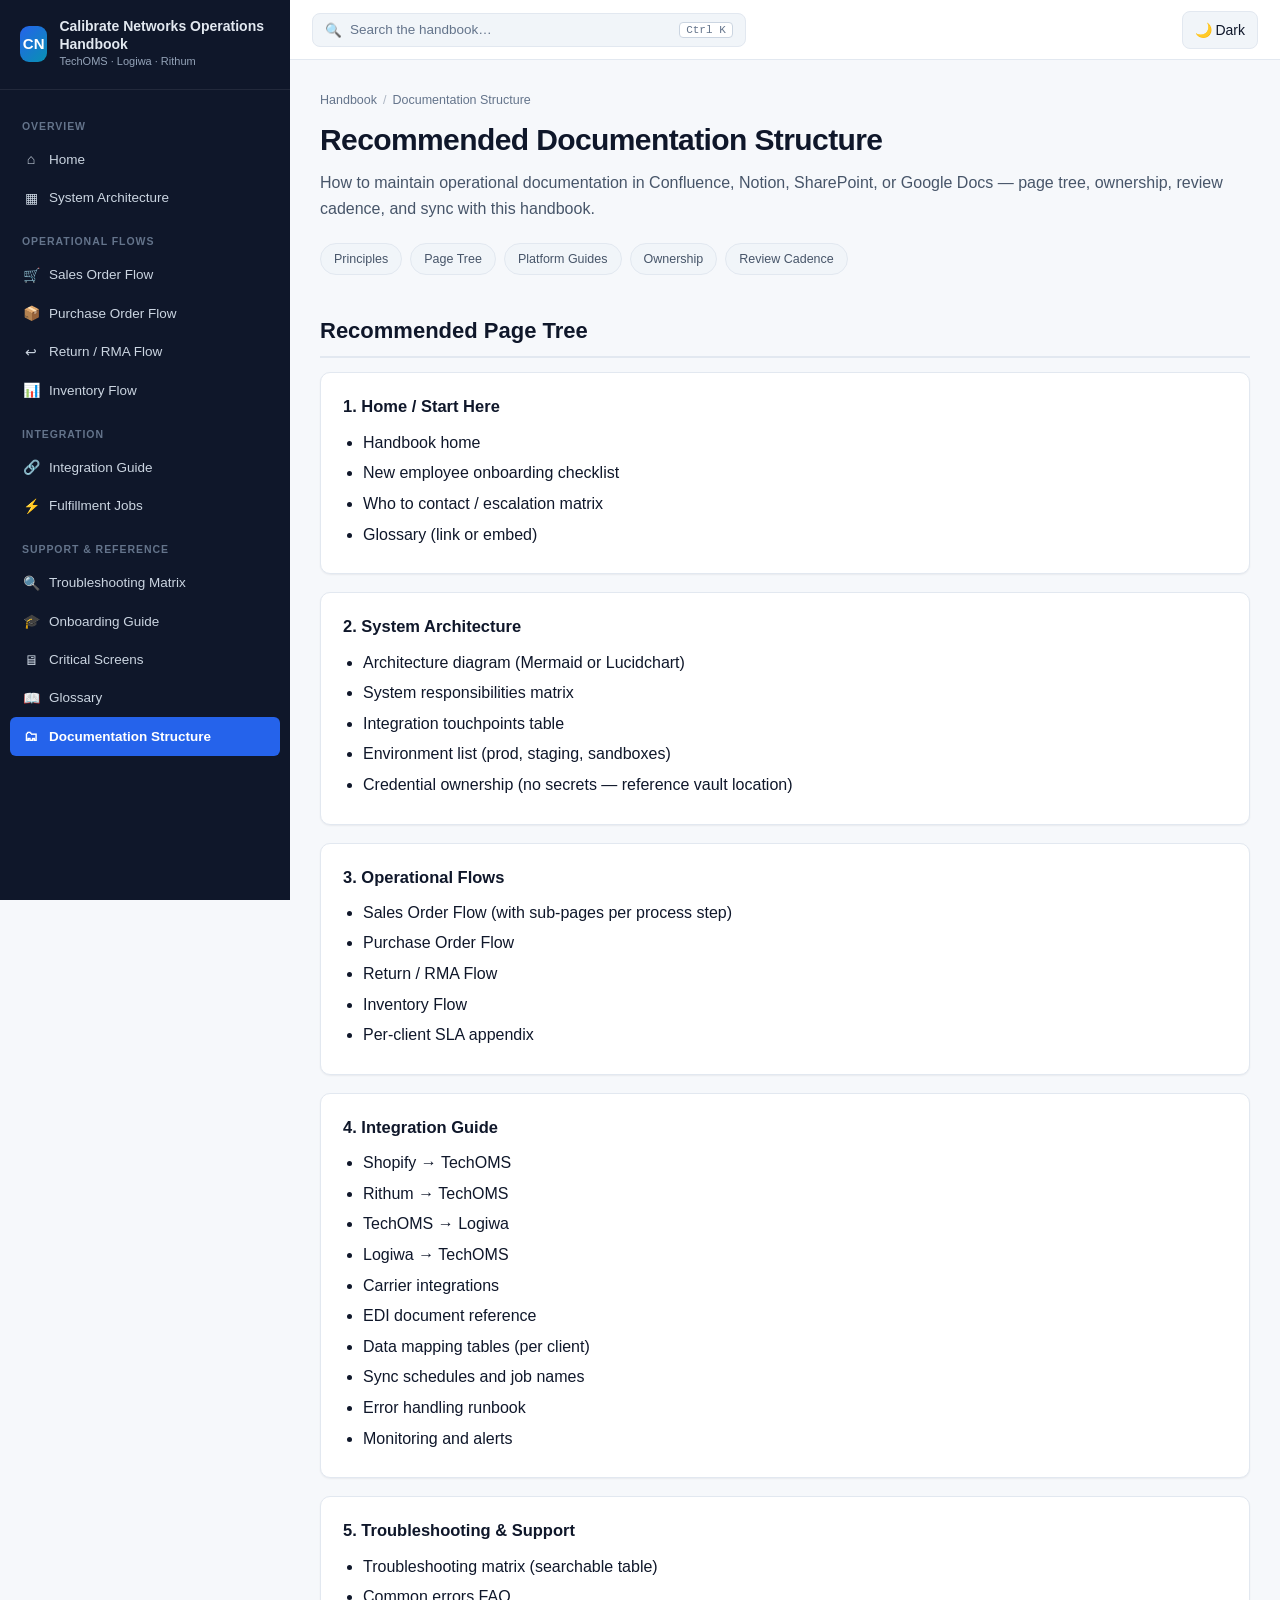
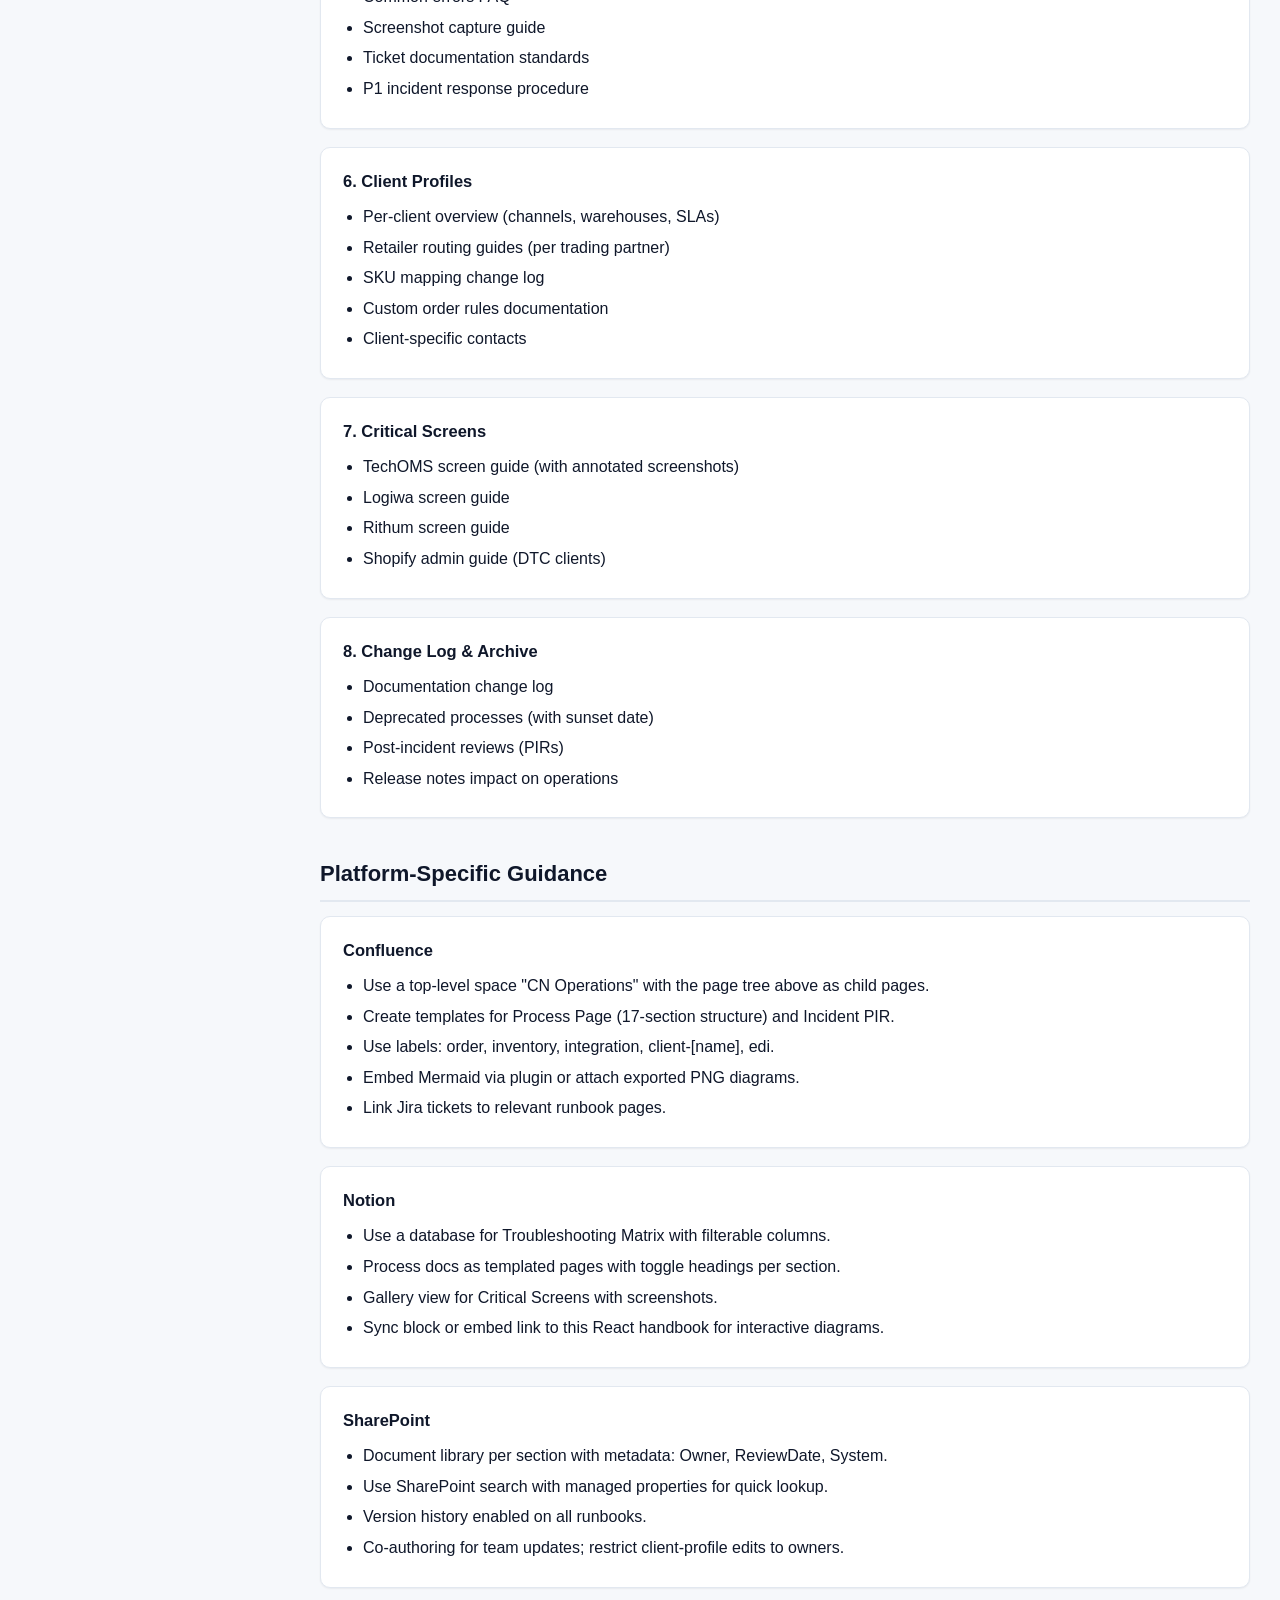
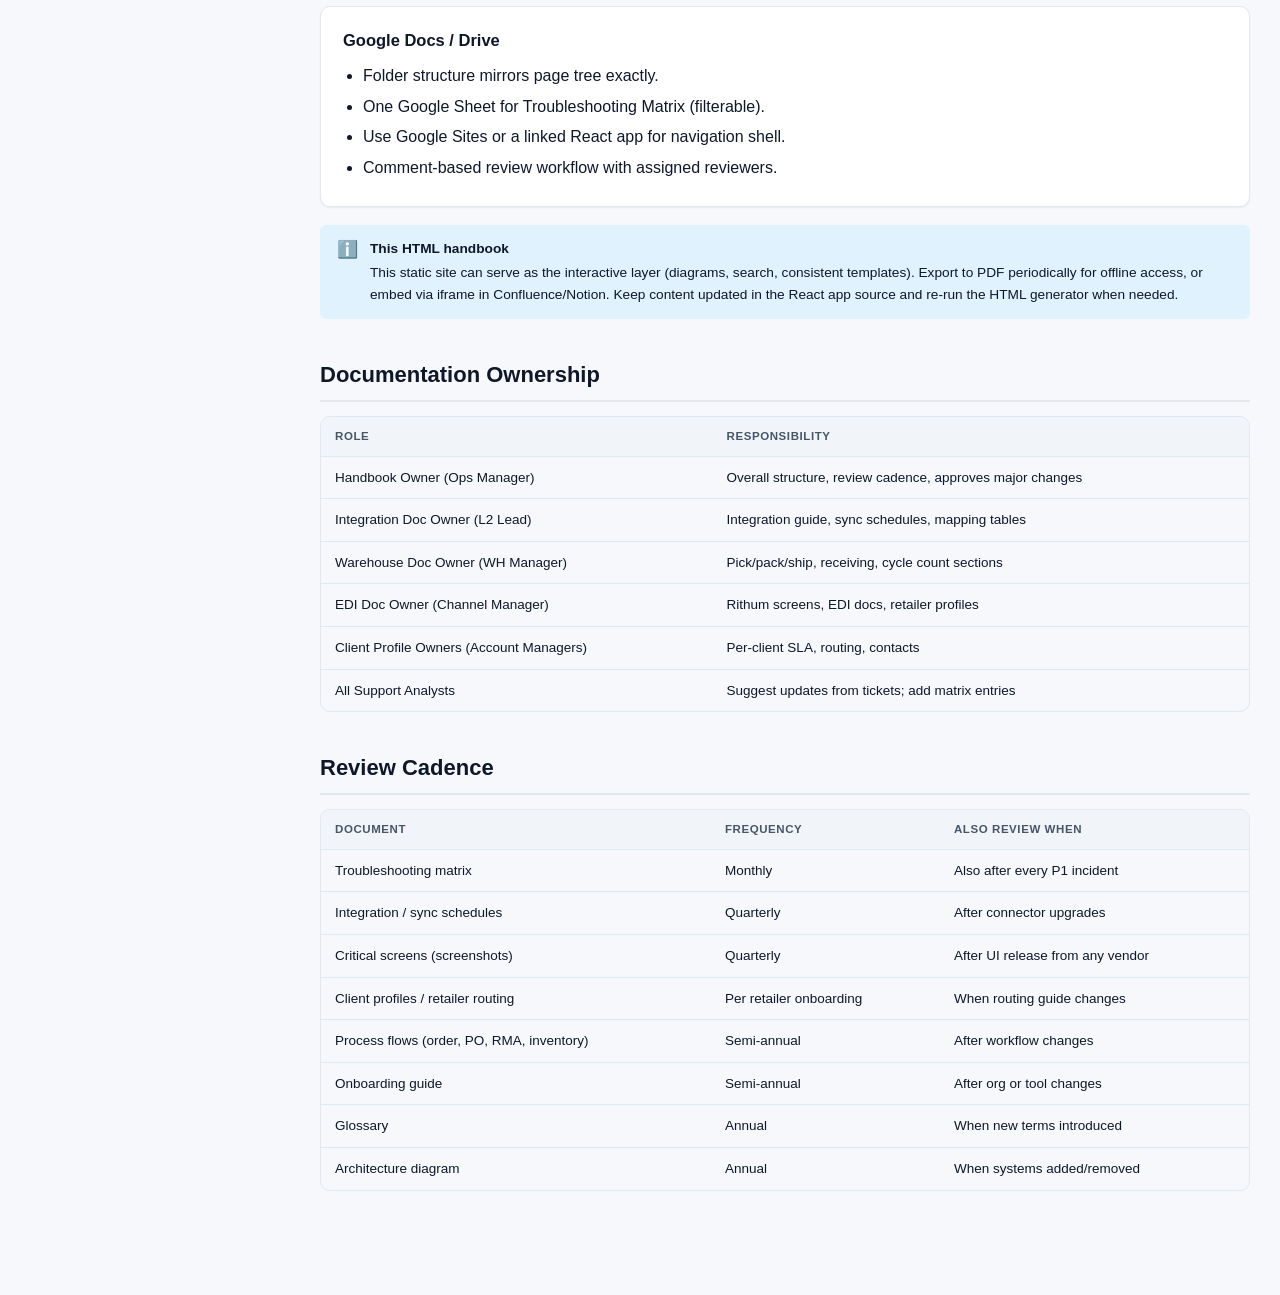
<file: pages/doc-structure.html>
<!DOCTYPE html>
<html lang="en">
<head>
  <meta charset="UTF-8" />
  <meta name="viewport" content="width=device-width, initial-scale=1.0" />
  <meta name="description" content="Documentation Structure — Calibrate Networks Operations & Troubleshooting Handbook" />
  <title>Documentation Structure | Calibrate Networks Operations Handbook</title>
  <link rel="icon" type="image/svg+xml" href="../assets/images/favicon.svg" />
  <link rel="stylesheet" href="../assets/css/global.css" />
</head>
<body data-page="doc-structure">
  <div class="app-shell">
    <aside class="sidebar" id="sidebar" aria-label="Main navigation">
      <div class="sidebar__brand">
        <div class="sidebar__brand-logo">CN</div>
        <div>
          <div class="sidebar__brand-title">Calibrate Networks Operations Handbook</div>
          <div class="sidebar__brand-sub">TechOMS · Logiwa · Rithum</div>
        </div>
      </div>
      <nav class="sidebar__nav">
    <div class="nav-group">
      <div class="nav-group__label">Overview</div>
      <a href="../index.html" class="nav-link">
        <span class="nav-link__icon" aria-hidden="true">⌂</span>
        <span>Home</span>
      </a>
      <a href="architecture.html" class="nav-link">
        <span class="nav-link__icon" aria-hidden="true">▦</span>
        <span>System Architecture</span>
      </a>
    </div>
    <div class="nav-group">
      <div class="nav-group__label">Operational Flows</div>
      <a href="sales-order.html" class="nav-link">
        <span class="nav-link__icon" aria-hidden="true">🛒</span>
        <span>Sales Order Flow</span>
      </a>
      <a href="purchase-order.html" class="nav-link">
        <span class="nav-link__icon" aria-hidden="true">📦</span>
        <span>Purchase Order Flow</span>
      </a>
      <a href="returns.html" class="nav-link">
        <span class="nav-link__icon" aria-hidden="true">↩</span>
        <span>Return / RMA Flow</span>
      </a>
      <a href="inventory.html" class="nav-link">
        <span class="nav-link__icon" aria-hidden="true">📊</span>
        <span>Inventory Flow</span>
      </a>
    </div>
    <div class="nav-group">
      <div class="nav-group__label">Integration</div>
      <a href="integration.html" class="nav-link">
        <span class="nav-link__icon" aria-hidden="true">🔗</span>
        <span>Integration Guide</span>
      </a>
      <a href="fulfillment-jobs.html" class="nav-link">
        <span class="nav-link__icon" aria-hidden="true">⚡</span>
        <span>Fulfillment Jobs</span>
      </a>
    </div>
    <div class="nav-group">
      <div class="nav-group__label">Support & Reference</div>
      <a href="troubleshooting.html" class="nav-link">
        <span class="nav-link__icon" aria-hidden="true">🔍</span>
        <span>Troubleshooting Matrix</span>
      </a>
      <a href="onboarding.html" class="nav-link">
        <span class="nav-link__icon" aria-hidden="true">🎓</span>
        <span>Onboarding Guide</span>
      </a>
      <a href="critical-screens.html" class="nav-link">
        <span class="nav-link__icon" aria-hidden="true">🖥</span>
        <span>Critical Screens</span>
      </a>
      <a href="glossary.html" class="nav-link">
        <span class="nav-link__icon" aria-hidden="true">📖</span>
        <span>Glossary</span>
      </a>
      <a href="doc-structure.html" class="nav-link active">
        <span class="nav-link__icon" aria-hidden="true">🗂</span>
        <span>Documentation Structure</span>
      </a>
    </div>
      </nav>
    </aside>

    <div class="scrim" id="scrim" aria-hidden="true"></div>

    <div class="main">
      <header class="topbar">
        <button type="button" class="topbar__menu-btn" id="menu-btn" aria-label="Open navigation">☰</button>
        <button type="button" class="topbar__search" id="search-open">
          <span aria-hidden="true">🔍</span>
          <span>Search the handbook…</span>
          <kbd>Ctrl K</kbd>
        </button>
        <div class="topbar__spacer"></div>
        <button type="button" class="theme-toggle" id="theme-toggle" aria-label="Toggle color theme" title="Toggle light / dark">🌙 Dark</button>
      </header>

      <main class="content" id="main">
<header>
<nav class="breadcrumbs" aria-label="Breadcrumb">
<span>Handbook</span>
<span class="sep">/</span>
<span>Documentation Structure</span>
</nav>

<h1 class="page-title">Recommended Documentation Structure</h1>

<p class="page-lead">How to maintain operational documentation in Confluence, Notion, SharePoint, or Google Docs — page tree, ownership, review cadence, and sync with this handbook.</p>

<nav class="toc" aria-label="On this page">
<a href="#principles">Principles</a>
<a href="#tree">Page Tree</a>
<a href="#platforms">Platform Guides</a>
<a href="#ownership">Ownership</a>
<a href="#review">Review Cadence</a>
</nav>

</header>


<h2 class="section-h" id="tree">Recommended Page Tree</h2>

<article class="card">
<h3 class="sub-h" style="margin-top:0">1. Home / Start Here</h3>

<ul class="clean">
<li>Handbook home </li>

<li>New employee onboarding checklist</li>

<li>Who to contact / escalation matrix</li>

<li>Glossary (link or embed)</li>

</ul>

</article>

<article class="card">
<h3 class="sub-h" style="margin-top:0">2. System Architecture</h3>

<ul class="clean">
<li>Architecture diagram (Mermaid or Lucidchart)</li>

<li>System responsibilities matrix</li>

<li>Integration touchpoints table</li>

<li>Environment list (prod, staging, sandboxes)</li>

<li>Credential ownership (no secrets — reference vault location)</li>

</ul>

</article>

<article class="card">
<h3 class="sub-h" style="margin-top:0">3. Operational Flows</h3>

<ul class="clean">
<li>Sales Order Flow (with sub-pages per process step)</li>

<li>Purchase Order Flow</li>

<li>Return / RMA Flow</li>

<li>Inventory Flow</li>

<li>Per-client SLA appendix</li>

</ul>

</article>

<article class="card">
<h3 class="sub-h" style="margin-top:0">4. Integration Guide</h3>

<ul class="clean">
<li>Shopify → TechOMS</li>

<li>Rithum → TechOMS</li>

<li>TechOMS → Logiwa</li>

<li>Logiwa → TechOMS</li>

<li>Carrier integrations</li>

<li>EDI document reference</li>

<li>Data mapping tables (per client)</li>

<li>Sync schedules and job names</li>

<li>Error handling runbook</li>

<li>Monitoring and alerts</li>

</ul>

</article>

<article class="card">
<h3 class="sub-h" style="margin-top:0">5. Troubleshooting &amp; Support</h3>

<ul class="clean">
<li>Troubleshooting matrix (searchable table)</li>

<li>Common errors FAQ</li>

<li>Screenshot capture guide</li>

<li>Ticket documentation standards</li>

<li>P1 incident response procedure</li>

</ul>

</article>

<article class="card">
<h3 class="sub-h" style="margin-top:0">6. Client Profiles</h3>

<ul class="clean">
<li>Per-client overview (channels, warehouses, SLAs)</li>

<li>Retailer routing guides (per trading partner)</li>

<li>SKU mapping change log</li>

<li>Custom order rules documentation</li>

<li>Client-specific contacts</li>

</ul>

</article>

<article class="card">
<h3 class="sub-h" style="margin-top:0">7. Critical Screens</h3>

<ul class="clean">
<li>TechOMS screen guide (with annotated screenshots)</li>

<li>Logiwa screen guide</li>

<li>Rithum screen guide</li>

<li>Shopify admin guide (DTC clients)</li>

</ul>

</article>

<article class="card">
<h3 class="sub-h" style="margin-top:0">8. Change Log &amp; Archive</h3>

<ul class="clean">
<li>Documentation change log</li>

<li>Deprecated processes (with sunset date)</li>

<li>Post-incident reviews (PIRs)</li>

<li>Release notes impact on operations</li>

</ul>

</article>

<h2 class="section-h" id="platforms">Platform-Specific Guidance</h2>

<article class="card">
<h3 class="sub-h" style="margin-top:0">Confluence</h3>

<ul class="clean">
<li>Use a top-level space &quot;CN Operations&quot; with the page tree above as child pages.</li>

<li>Create templates for Process Page (17-section structure) and Incident PIR.</li>

<li>Use labels: order, inventory, integration, client-[name], edi.</li>

<li>Embed Mermaid via plugin or attach exported PNG diagrams.</li>

<li>Link Jira tickets to relevant runbook pages.</li>

</ul>

</article>

<article class="card">
<h3 class="sub-h" style="margin-top:0">Notion</h3>

<ul class="clean">
<li>Use a database for Troubleshooting Matrix with filterable columns.</li>

<li>Process docs as templated pages with toggle headings per section.</li>

<li>Gallery view for Critical Screens with screenshots.</li>

<li>Sync block or embed link to this React handbook for interactive diagrams.</li>

</ul>

</article>

<article class="card">
<h3 class="sub-h" style="margin-top:0">SharePoint</h3>

<ul class="clean">
<li>Document library per section with metadata: Owner, ReviewDate, System.</li>

<li>Use SharePoint search with managed properties for quick lookup.</li>

<li>Version history enabled on all runbooks.</li>

<li>Co-authoring for team updates; restrict client-profile edits to owners.</li>

</ul>

</article>

<article class="card">
<h3 class="sub-h" style="margin-top:0">Google Docs / Drive</h3>

<ul class="clean">
<li>Folder structure mirrors page tree exactly.</li>

<li>One Google Sheet for Troubleshooting Matrix (filterable).</li>

<li>Use Google Sites or a linked React app for navigation shell.</li>

<li>Comment-based review workflow with assigned reviewers.</li>

</ul>

</article>

<aside class="callout callout--note">
<span class="callout__icon">ℹ️</span>
<div>
<strong>This HTML handbook</strong>
<p>This static site can serve as the interactive layer (diagrams, search, consistent templates). Export to PDF periodically for offline access, or embed via iframe in Confluence/Notion. Keep content updated in the React app source and re-run the HTML generator when needed.</p>

</div>

</aside>

<h2 class="section-h" id="ownership">Documentation Ownership</h2>

<div class="table-wrap">
<table class="data">
<thead>
<tr>
<th>Role</th>
<th>Responsibility</th>
</tr>

</thead>

<tbody>
<tr>
<td>Handbook Owner (Ops Manager)</td>
<td>Overall structure, review cadence, approves major changes</td>
</tr>

<tr>
<td>Integration Doc Owner (L2 Lead)</td>
<td>Integration guide, sync schedules, mapping tables</td>
</tr>

<tr>
<td>Warehouse Doc Owner (WH Manager)</td>
<td>Pick/pack/ship, receiving, cycle count sections</td>
</tr>

<tr>
<td>EDI Doc Owner (Channel Manager)</td>
<td>Rithum screens, EDI docs, retailer profiles</td>
</tr>

<tr>
<td>Client Profile Owners (Account Managers)</td>
<td>Per-client SLA, routing, contacts</td>
</tr>

<tr>
<td>All Support Analysts</td>
<td>Suggest updates from tickets; add matrix entries</td>
</tr>

</tbody>

</table>

</div>

<h2 class="section-h" id="review">Review Cadence</h2>

<div class="table-wrap">
<table class="data">
<thead>
<tr>
<th>Document</th>
<th>Frequency</th>
<th>Also Review When</th>
</tr>

</thead>

<tbody>
<tr>
<td>Troubleshooting matrix</td>
<td>Monthly</td>
<td>Also after every P1 incident</td>
</tr>

<tr>
<td>Integration / sync schedules</td>
<td>Quarterly</td>
<td>After connector upgrades</td>
</tr>

<tr>
<td>Critical screens (screenshots)</td>
<td>Quarterly</td>
<td>After UI release from any vendor</td>
</tr>

<tr>
<td>Client profiles / retailer routing</td>
<td>Per retailer onboarding</td>
<td>When routing guide changes</td>
</tr>

<tr>
<td>Process flows (order, PO, RMA, inventory)</td>
<td>Semi-annual</td>
<td>After workflow changes</td>
</tr>

<tr>
<td>Onboarding guide</td>
<td>Semi-annual</td>
<td>After org or tool changes</td>
</tr>

<tr>
<td>Glossary</td>
<td>Annual</td>
<td>When new terms introduced</td>
</tr>

<tr>
<td>Architecture diagram</td>
<td>Annual</td>
<td>When systems added/removed</td>
</tr>

</tbody>

</table>

</div>
      </main>
    </div>

    <div class="search-overlay" id="search-overlay" hidden>
      <div class="search-box" role="dialog" aria-label="Search handbook">
        <input type="search" class="search-box__input" id="search-input" placeholder="Search processes, errors, systems, EDI docs…" autocomplete="off" />
        <div class="search-results" id="search-results"></div>
      </div>
    </div>
  </div>

  <script src="../assets/js/search-index.js"></script>
  <script src="../assets/js/app.js"></script>
</body>
</html>
</file>
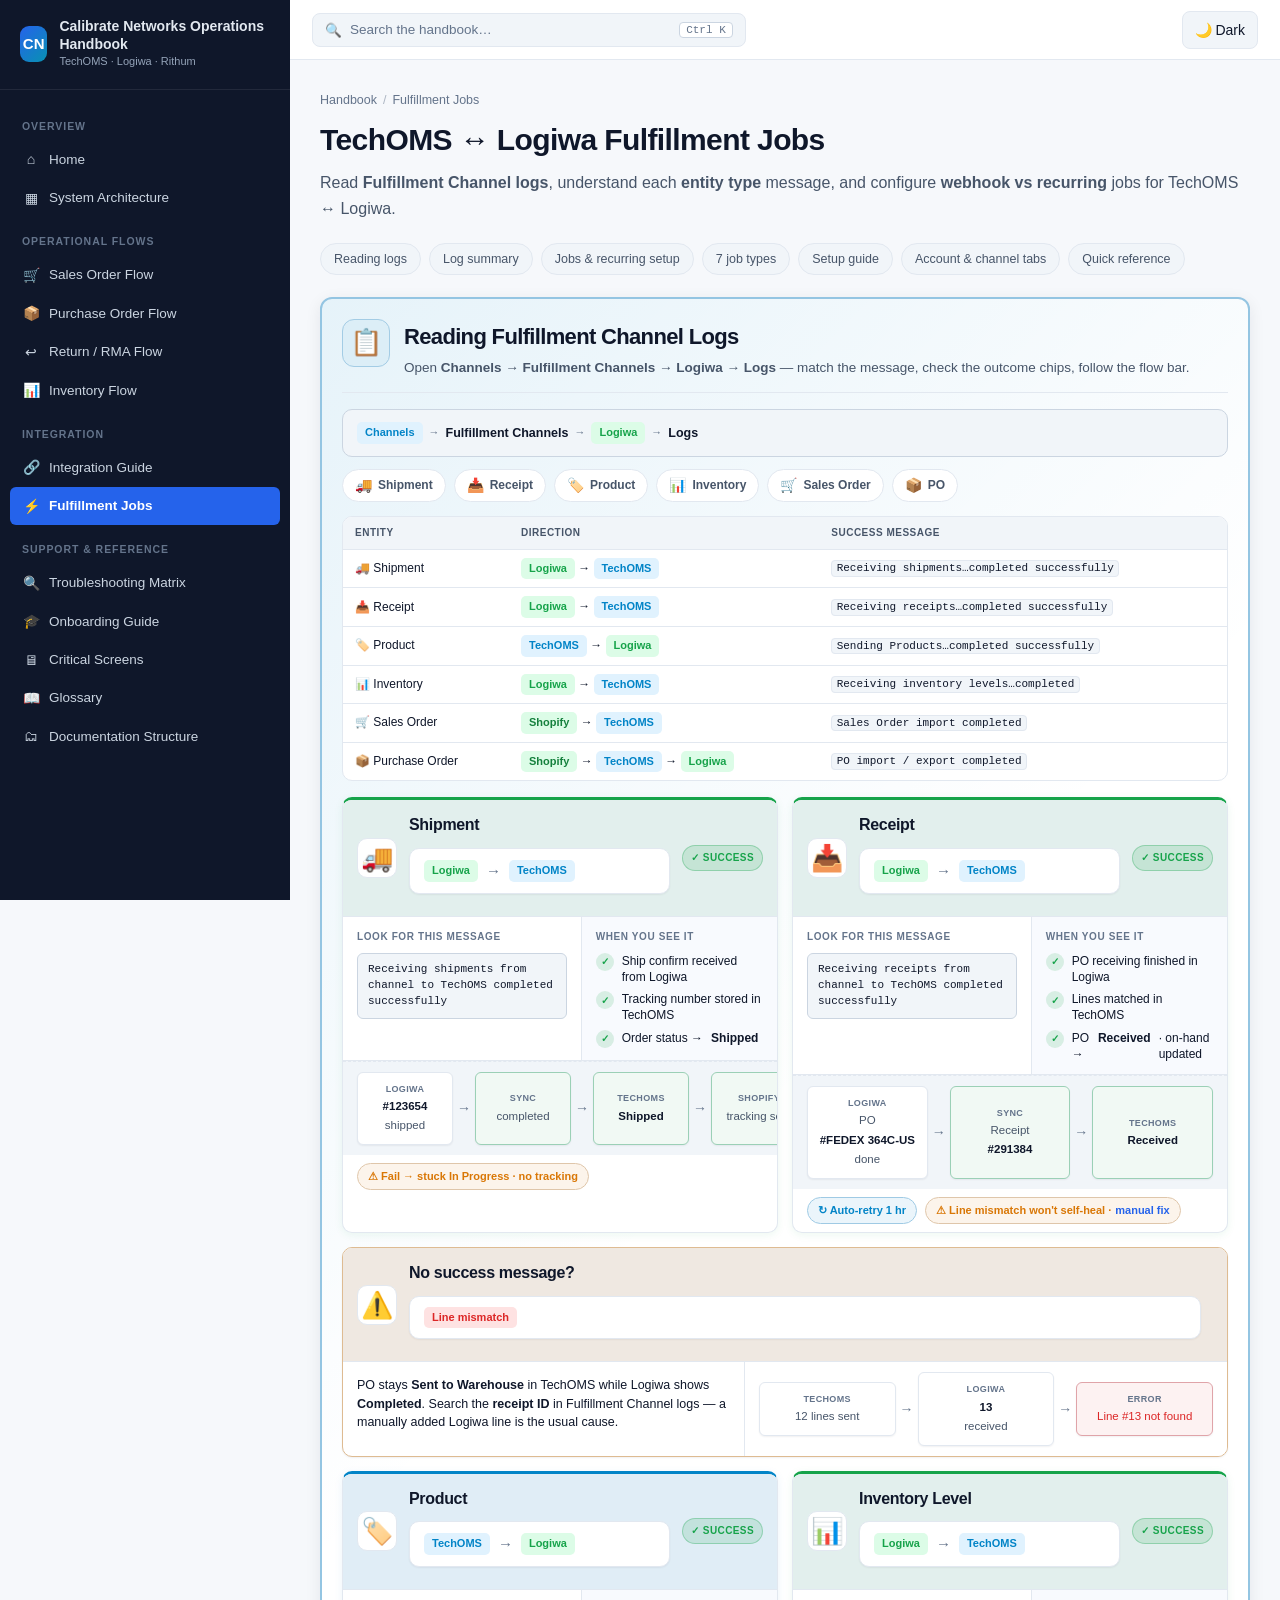
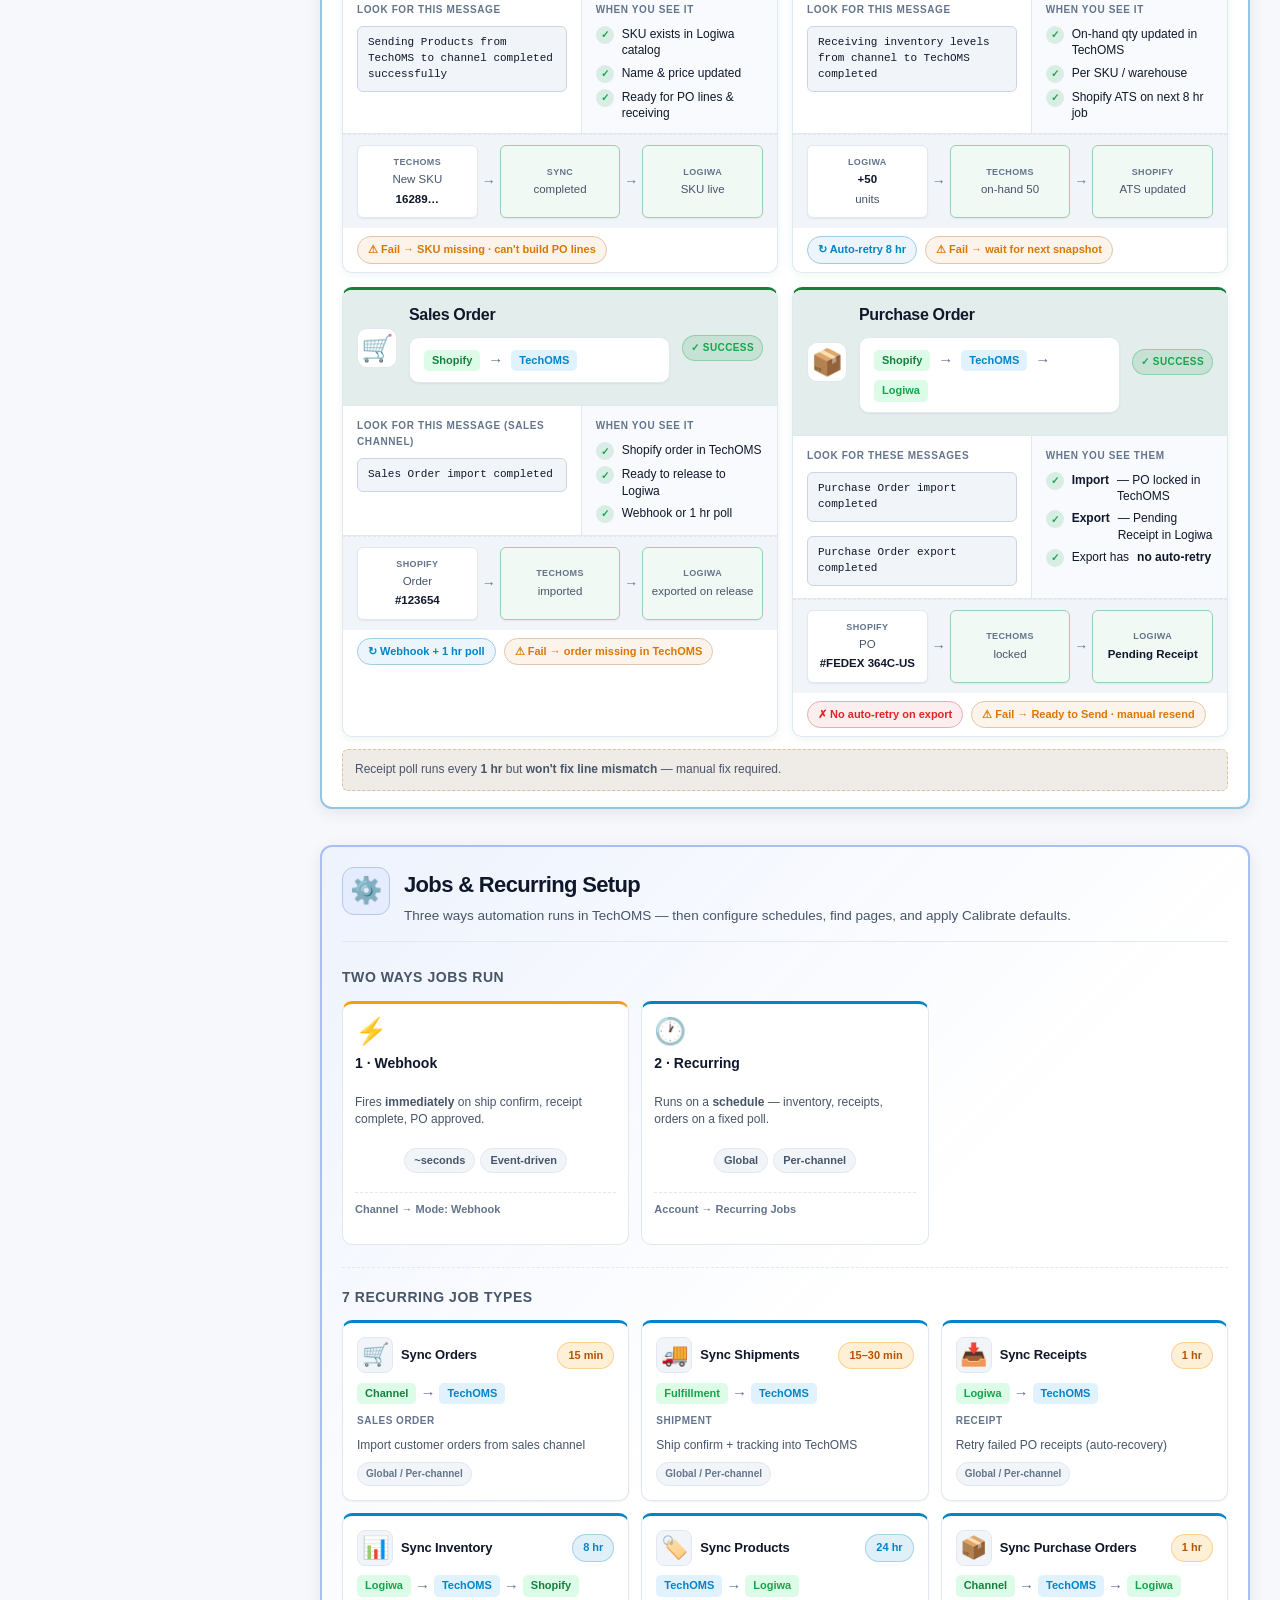
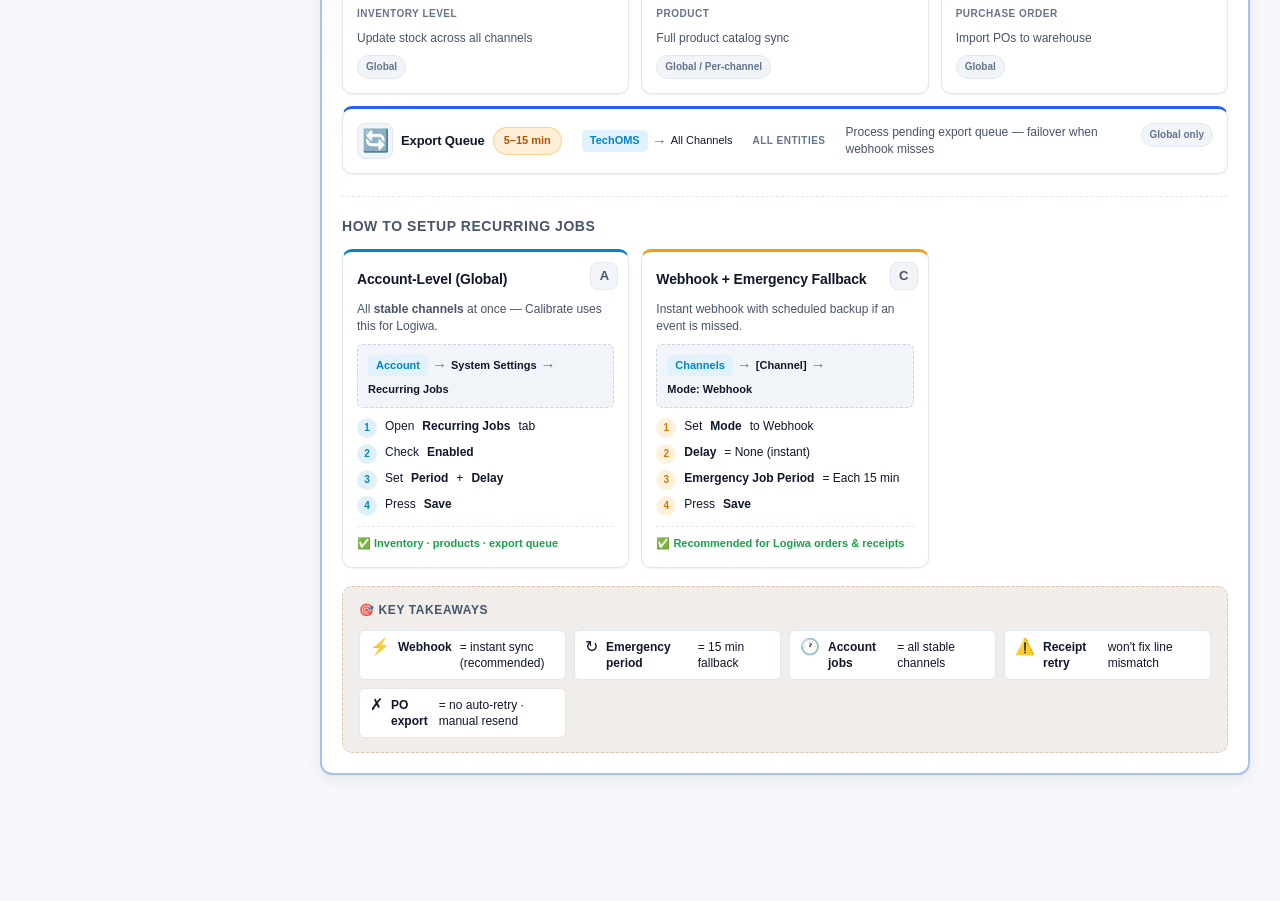
<file: pages/fulfillment-jobs.html>
<!DOCTYPE html>
<html lang="en">

<head>
  <meta charset="UTF-8" />
  <meta name="viewport" content="width=device-width, initial-scale=1.0" />
  <meta name="description"
    content="TechOMS Fulfillment Channel ↔ Logiwa — events, entity types, and how jobs are configured" />
  <title>Fulfillment Job | Calibrate Networks Operations Handbook</title>
  <link rel="icon" type="image/svg+xml" href="../assets/images/favicon.svg" />
  <link rel="stylesheet" href="../assets/css/global.css?v=20250612b" />
</head>

<body data-page="fulfillment-jobs">
  <div class="app-shell">
    <aside class="sidebar" id="sidebar" aria-label="Main navigation">
      <div class="sidebar__brand">
        <div class="sidebar__brand-logo">CN</div>
        <div>
          <div class="sidebar__brand-title">Calibrate Networks Operations Handbook</div>
          <div class="sidebar__brand-sub">TechOMS · Logiwa · Rithum</div>
        </div>
      </div>
      <nav class="sidebar__nav">
        <div class="nav-group">
          <div class="nav-group__label">Overview</div>
          <a href="../index.html" class="nav-link">
            <span class="nav-link__icon" aria-hidden="true">⌂</span>
            <span>Home</span>
          </a>
          <a href="architecture.html" class="nav-link">
            <span class="nav-link__icon" aria-hidden="true">▦</span>
            <span>System Architecture</span>
          </a>
        </div>
        <div class="nav-group">
          <div class="nav-group__label">Operational Flows</div>
          <a href="sales-order.html" class="nav-link">
            <span class="nav-link__icon" aria-hidden="true">🛒</span>
            <span>Sales Order Flow</span>
          </a>
          <a href="purchase-order.html" class="nav-link">
            <span class="nav-link__icon" aria-hidden="true">📦</span>
            <span>Purchase Order Flow</span>
          </a>
          <a href="returns.html" class="nav-link">
            <span class="nav-link__icon" aria-hidden="true">↩</span>
            <span>Return / RMA Flow</span>
          </a>
          <a href="inventory.html" class="nav-link">
            <span class="nav-link__icon" aria-hidden="true">📊</span>
            <span>Inventory Flow</span>
          </a>
        </div>
        <div class="nav-group">
          <div class="nav-group__label">Integration</div>
          <a href="integration.html" class="nav-link">
            <span class="nav-link__icon" aria-hidden="true">🔗</span>
            <span>Integration Guide</span>
          </a>
          <a href="fulfillment-jobs.html" class="nav-link active">
            <span class="nav-link__icon" aria-hidden="true">⚡</span>
            <span>Fulfillment Jobs</span>
          </a>
        </div>
        <div class="nav-group">
          <div class="nav-group__label">Support & Reference</div>
          <a href="troubleshooting.html" class="nav-link">
            <span class="nav-link__icon" aria-hidden="true">🔍</span>
            <span>Troubleshooting Matrix</span>
          </a>
          <a href="onboarding.html" class="nav-link">
            <span class="nav-link__icon" aria-hidden="true">🎓</span>
            <span>Onboarding Guide</span>
          </a>
          <a href="critical-screens.html" class="nav-link">
            <span class="nav-link__icon" aria-hidden="true">🖥</span>
            <span>Critical Screens</span>
          </a>
          <a href="glossary.html" class="nav-link">
            <span class="nav-link__icon" aria-hidden="true">📖</span>
            <span>Glossary</span>
          </a>
          <a href="doc-structure.html" class="nav-link">
            <span class="nav-link__icon" aria-hidden="true">🗂</span>
            <span>Documentation Structure</span>
          </a>
        </div>
      </nav>
    </aside>

    <div class="scrim" id="scrim" aria-hidden="true"></div>

    <div class="main">
      <header class="topbar">
        <button type="button" class="topbar__menu-btn" id="menu-btn" aria-label="Open navigation">☰</button>
        <button type="button" class="topbar__search" id="search-open">
          <span aria-hidden="true">🔍</span>
          <span>Search the handbook…</span>
          <kbd>Ctrl K</kbd>
        </button>
        <div class="topbar__spacer"></div>
        <button type="button" class="theme-toggle" id="theme-toggle" aria-label="Toggle color theme"
          title="Toggle light / dark">🌙 Dark</button>
      </header>

      <main class="content" id="main">
        <header>
          <nav class="breadcrumbs" aria-label="Breadcrumb">
            <span>Handbook</span>
            <span class="sep">/</span>
            <span>Fulfillment Jobs</span>
          </nav>

          <h1 class="page-title">TechOMS ↔ Logiwa Fulfillment Jobs</h1>

          <p class="page-lead">Read <strong>Fulfillment Channel logs</strong>, understand each <strong>entity type</strong>
            message, and configure <strong>webhook vs recurring</strong> jobs for TechOMS ↔ Logiwa.</p>

          <nav class="toc" aria-label="On this page">
            <a href="#logs">Reading logs</a>
            <a href="#log-summary">Log summary</a>
            <a href="#job-modes">Jobs &amp; recurring setup</a>
            <a href="#recurring-job-types">7 job types</a>
            <a href="#setup-recurring-jobs">Setup guide</a>
            <a href="#channel-settings">Account &amp; channel tabs</a>
            <a href="#quick-ref">Quick reference</a>
          </nav>
        </header>

        <section class="log-guide" id="logs">
          <div class="log-guide__banner">
            <div class="log-guide__banner-icon" aria-hidden="true">📋</div>
            <div>
              <h2 class="log-guide__title">Reading Fulfillment Channel Logs</h2>
              <p class="log-guide__lead">Open <strong>Channels → Fulfillment Channels → Logiwa → Logs</strong> — match the message, check the outcome chips, follow the flow bar.</p>
            </div>
          </div>

          <div class="log-nav-path" aria-label="Navigation to channel logs">
            <span class="tag tag--techoms">Channels</span>
            <span class="flow-arrow">→</span>
            <span>Fulfillment Channels</span>
            <span class="flow-arrow">→</span>
            <span class="tag tag--logiwa">Logiwa</span>
            <span class="flow-arrow">→</span>
            <strong>Logs</strong>
          </div>

          <nav class="log-entity-nav" aria-label="Jump to entity log">
            <a class="log-entity-nav__link" href="#log-shipment"><span class="log-entity-nav__icon">🚚</span> Shipment</a>
            <a class="log-entity-nav__link" href="#log-receipt"><span class="log-entity-nav__icon">📥</span> Receipt</a>
            <a class="log-entity-nav__link" href="#log-product"><span class="log-entity-nav__icon">🏷️</span> Product</a>
            <a class="log-entity-nav__link" href="#log-inventory"><span class="log-entity-nav__icon">📊</span> Inventory</a>
            <a class="log-entity-nav__link" href="#log-sales-order"><span class="log-entity-nav__icon">🛒</span> Sales Order</a>
            <a class="log-entity-nav__link" href="#log-purchase-order"><span class="log-entity-nav__icon">📦</span> PO</a>
          </nav>

          <div class="log-scan-wrap" id="log-summary">
            <table class="data">
              <thead>
                <tr>
                  <th>Entity</th>
                  <th>Direction</th>
                  <th>Success message</th>
                </tr>
              </thead>
              <tbody>
                <tr>
                  <td>🚚 Shipment</td>
                  <td><span class="tag tag--logiwa">Logiwa</span> → <span class="tag tag--techoms">TechOMS</span></td>
                  <td><code>Receiving shipments…completed successfully</code></td>
                </tr>
                <tr>
                  <td>📥 Receipt</td>
                  <td><span class="tag tag--logiwa">Logiwa</span> → <span class="tag tag--techoms">TechOMS</span></td>
                  <td><code>Receiving receipts…completed successfully</code></td>
                </tr>
                <tr>
                  <td>🏷️ Product</td>
                  <td><span class="tag tag--techoms">TechOMS</span> → <span class="tag tag--logiwa">Logiwa</span></td>
                  <td><code>Sending Products…completed successfully</code></td>
                </tr>
                <tr>
                  <td>📊 Inventory</td>
                  <td><span class="tag tag--logiwa">Logiwa</span> → <span class="tag tag--techoms">TechOMS</span></td>
                  <td><code>Receiving inventory levels…completed</code></td>
                </tr>
                <tr>
                  <td>🛒 Sales Order</td>
                  <td><span class="tag tag--shopify">Shopify</span> → <span class="tag tag--techoms">TechOMS</span></td>
                  <td><code>Sales Order import completed</code></td>
                </tr>
                <tr>
                  <td>📦 Purchase Order</td>
                  <td><span class="tag tag--shopify">Shopify</span> → <span class="tag tag--techoms">TechOMS</span> → <span class="tag tag--logiwa">Logiwa</span></td>
                  <td><code>PO import / export completed</code></td>
                </tr>
              </tbody>
            </table>
          </div>

          <div class="entity-log-grid">

            <article class="entity-log-tile entity-log-tile--in" id="log-shipment">
              <div class="entity-log-tile__hero">
                <span class="entity-log-tile__icon" aria-hidden="true">🚚</span>
                <div>
                  <h3 class="entity-log-tile__name">Shipment</h3>
                  <div class="flow-chain flow-chain--tight">
                    <span class="tag tag--logiwa">Logiwa</span>
                    <span class="flow-arrow">→</span>
                    <span class="tag tag--techoms">TechOMS</span>
                  </div>
                </div>
                <span class="entity-log-tile__status entity-log-tile__status--ok">✓ Success</span>
              </div>
              <div class="entity-log-tile__body">
                <div class="entity-log-tile__panel entity-log-tile__panel--log">
                  <span class="entity-log-tile__panel-label">Look for this message</span>
                  <code class="entity-log-tile__msg-text">Receiving shipments from channel to TechOMS completed successfully</code>
                </div>
                <div class="entity-log-tile__panel entity-log-tile__panel--result">
                  <span class="entity-log-tile__panel-label">When you see it</span>
                  <ul class="entity-log-tile__chips">
                    <li>Ship confirm received from Logiwa</li>
                    <li>Tracking number stored in TechOMS</li>
                    <li>Order status → <strong>Shipped</strong></li>
                  </ul>
                </div>
              </div>
              <div class="entity-log-tile__flow-bar" aria-label="Example flow">
                <div class="entity-log-tile__flow-node"><span class="entity-log-tile__flow-node__sys">Logiwa</span><strong>#123654</strong> shipped</div>
                <span class="entity-log-tile__flow-arrow">→</span>
                <div class="entity-log-tile__flow-node entity-log-tile__flow-node--ok"><span class="entity-log-tile__flow-node__sys">Sync</span>completed</div>
                <span class="entity-log-tile__flow-arrow">→</span>
                <div class="entity-log-tile__flow-node entity-log-tile__flow-node--ok"><span class="entity-log-tile__flow-node__sys">TechOMS</span><strong>Shipped</strong></div>
                <span class="entity-log-tile__flow-arrow">→</span>
                <div class="entity-log-tile__flow-node entity-log-tile__flow-node--ok"><span class="entity-log-tile__flow-node__sys">Shopify</span>tracking sent</div>
              </div>
              <div class="entity-log-tile__foot">
                <span class="log-badge log-badge--warn">⚠ Fail → stuck In Progress · no tracking</span>
              </div>
            </article>

            <article class="entity-log-tile entity-log-tile--in" id="log-receipt">
              <div class="entity-log-tile__hero">
                <span class="entity-log-tile__icon" aria-hidden="true">📥</span>
                <div>
                  <h3 class="entity-log-tile__name">Receipt</h3>
                  <div class="flow-chain flow-chain--tight">
                    <span class="tag tag--logiwa">Logiwa</span>
                    <span class="flow-arrow">→</span>
                    <span class="tag tag--techoms">TechOMS</span>
                  </div>
                </div>
                <span class="entity-log-tile__status entity-log-tile__status--ok">✓ Success</span>
              </div>
              <div class="entity-log-tile__body">
                <div class="entity-log-tile__panel entity-log-tile__panel--log">
                  <span class="entity-log-tile__panel-label">Look for this message</span>
                  <code class="entity-log-tile__msg-text">Receiving receipts from channel to TechOMS completed successfully</code>
                </div>
                <div class="entity-log-tile__panel entity-log-tile__panel--result">
                  <span class="entity-log-tile__panel-label">When you see it</span>
                  <ul class="entity-log-tile__chips">
                    <li>PO receiving finished in Logiwa</li>
                    <li>Lines matched in TechOMS</li>
                    <li>PO → <strong>Received</strong> · on-hand updated</li>
                  </ul>
                </div>
              </div>
              <div class="entity-log-tile__flow-bar" aria-label="Example flow">
                <div class="entity-log-tile__flow-node"><span class="entity-log-tile__flow-node__sys">Logiwa</span>PO <strong>#FEDEX 364C-US</strong> done</div>
                <span class="entity-log-tile__flow-arrow">→</span>
                <div class="entity-log-tile__flow-node entity-log-tile__flow-node--ok"><span class="entity-log-tile__flow-node__sys">Sync</span>Receipt <strong>#291384</strong></div>
                <span class="entity-log-tile__flow-arrow">→</span>
                <div class="entity-log-tile__flow-node entity-log-tile__flow-node--ok"><span class="entity-log-tile__flow-node__sys">TechOMS</span><strong>Received</strong></div>
              </div>
              <div class="entity-log-tile__foot">
                <span class="log-badge log-badge--retry">↻ Auto-retry 1 hr</span>
                <span class="log-badge log-badge--warn">⚠ Line mismatch won't self-heal · <a href="purchase-order/status-mismatch.html">manual fix</a></span>
              </div>
            </article>

            <article class="entity-log-tile entity-log-tile--wide entity-log-tile--alert" aria-label="Receipt line mismatch example">
              <div class="entity-log-tile__hero">
                <span class="entity-log-tile__icon" aria-hidden="true">⚠️</span>
                <div>
                  <h3 class="entity-log-tile__name">No success message?</h3>
                  <div class="flow-chain flow-chain--tight">
                    <span class="tag tag--high">Line mismatch</span>
                  </div>
                </div>
              </div>
              <div class="entity-log-tile__alert-body">
                <div class="entity-log-tile__alert-copy">
                  <p>PO stays <strong>Sent to Warehouse</strong> in TechOMS while Logiwa shows <strong>Completed</strong>.
                    Search the <strong>receipt ID</strong> in Fulfillment Channel logs — a manually added Logiwa line is the
                    usual cause.</p>
                </div>
                <div class="entity-log-tile__flow-bar entity-log-tile__flow-bar--inline">
                  <div class="entity-log-tile__flow-node"><span class="entity-log-tile__flow-node__sys">TechOMS</span>12 lines sent</div>
                  <span class="entity-log-tile__flow-arrow">→</span>
                  <div class="entity-log-tile__flow-node"><span class="entity-log-tile__flow-node__sys">Logiwa</span><strong>13</strong> received</div>
                  <span class="entity-log-tile__flow-arrow">→</span>
                  <div class="entity-log-tile__flow-node entity-log-tile__flow-node--err"><span class="entity-log-tile__flow-node__sys">Error</span>Line #13 not found</div>
                </div>
              </div>
            </article>

            <article class="entity-log-tile entity-log-tile--out" id="log-product">
              <div class="entity-log-tile__hero">
                <span class="entity-log-tile__icon" aria-hidden="true">🏷️</span>
                <div>
                  <h3 class="entity-log-tile__name">Product</h3>
                  <div class="flow-chain flow-chain--tight">
                    <span class="tag tag--techoms">TechOMS</span>
                    <span class="flow-arrow">→</span>
                    <span class="tag tag--logiwa">Logiwa</span>
                  </div>
                </div>
                <span class="entity-log-tile__status entity-log-tile__status--ok">✓ Success</span>
              </div>
              <div class="entity-log-tile__body">
                <div class="entity-log-tile__panel entity-log-tile__panel--log">
                  <span class="entity-log-tile__panel-label">Look for this message</span>
                  <code class="entity-log-tile__msg-text">Sending Products from TechOMS to channel completed successfully</code>
                </div>
                <div class="entity-log-tile__panel entity-log-tile__panel--result">
                  <span class="entity-log-tile__panel-label">When you see it</span>
                  <ul class="entity-log-tile__chips">
                    <li>SKU exists in Logiwa catalog</li>
                    <li>Name &amp; price updated</li>
                    <li>Ready for PO lines &amp; receiving</li>
                  </ul>
                </div>
              </div>
              <div class="entity-log-tile__flow-bar" aria-label="Example flow">
                <div class="entity-log-tile__flow-node"><span class="entity-log-tile__flow-node__sys">TechOMS</span>New SKU <strong>16289…</strong></div>
                <span class="entity-log-tile__flow-arrow">→</span>
                <div class="entity-log-tile__flow-node entity-log-tile__flow-node--ok"><span class="entity-log-tile__flow-node__sys">Sync</span>completed</div>
                <span class="entity-log-tile__flow-arrow">→</span>
                <div class="entity-log-tile__flow-node entity-log-tile__flow-node--ok"><span class="entity-log-tile__flow-node__sys">Logiwa</span>SKU live</div>
              </div>
              <div class="entity-log-tile__foot">
                <span class="log-badge log-badge--warn">⚠ Fail → SKU missing · can't build PO lines</span>
              </div>
            </article>

            <article class="entity-log-tile entity-log-tile--in" id="log-inventory">
              <div class="entity-log-tile__hero">
                <span class="entity-log-tile__icon" aria-hidden="true">📊</span>
                <div>
                  <h3 class="entity-log-tile__name">Inventory Level</h3>
                  <div class="flow-chain flow-chain--tight">
                    <span class="tag tag--logiwa">Logiwa</span>
                    <span class="flow-arrow">→</span>
                    <span class="tag tag--techoms">TechOMS</span>
                  </div>
                </div>
                <span class="entity-log-tile__status entity-log-tile__status--ok">✓ Success</span>
              </div>
              <div class="entity-log-tile__body">
                <div class="entity-log-tile__panel entity-log-tile__panel--log">
                  <span class="entity-log-tile__panel-label">Look for this message</span>
                  <code class="entity-log-tile__msg-text">Receiving inventory levels from channel to TechOMS completed</code>
                </div>
                <div class="entity-log-tile__panel entity-log-tile__panel--result">
                  <span class="entity-log-tile__panel-label">When you see it</span>
                  <ul class="entity-log-tile__chips">
                    <li>On-hand qty updated in TechOMS</li>
                    <li>Per SKU / warehouse</li>
                    <li>Shopify ATS on next 8 hr job</li>
                  </ul>
                </div>
              </div>
              <div class="entity-log-tile__flow-bar" aria-label="Example flow">
                <div class="entity-log-tile__flow-node"><span class="entity-log-tile__flow-node__sys">Logiwa</span><strong>+50</strong> units</div>
                <span class="entity-log-tile__flow-arrow">→</span>
                <div class="entity-log-tile__flow-node entity-log-tile__flow-node--ok"><span class="entity-log-tile__flow-node__sys">TechOMS</span>on-hand 50</div>
                <span class="entity-log-tile__flow-arrow">→</span>
                <div class="entity-log-tile__flow-node entity-log-tile__flow-node--ok"><span class="entity-log-tile__flow-node__sys">Shopify</span>ATS updated</div>
              </div>
              <div class="entity-log-tile__foot">
                <span class="log-badge log-badge--retry">↻ Auto-retry 8 hr</span>
                <span class="log-badge log-badge--warn">⚠ Fail → wait for next snapshot</span>
              </div>
            </article>

            <article class="entity-log-tile entity-log-tile--shopify" id="log-sales-order">
              <div class="entity-log-tile__hero">
                <span class="entity-log-tile__icon" aria-hidden="true">🛒</span>
                <div>
                  <h3 class="entity-log-tile__name">Sales Order</h3>
                  <div class="flow-chain flow-chain--tight">
                    <span class="tag tag--shopify">Shopify</span>
                    <span class="flow-arrow">→</span>
                    <span class="tag tag--techoms">TechOMS</span>
                  </div>
                </div>
                <span class="entity-log-tile__status entity-log-tile__status--ok">✓ Success</span>
              </div>
              <div class="entity-log-tile__body">
                <div class="entity-log-tile__panel entity-log-tile__panel--log">
                  <span class="entity-log-tile__panel-label">Look for this message (Sales Channel)</span>
                  <code class="entity-log-tile__msg-text">Sales Order import completed</code>
                </div>
                <div class="entity-log-tile__panel entity-log-tile__panel--result">
                  <span class="entity-log-tile__panel-label">When you see it</span>
                  <ul class="entity-log-tile__chips">
                    <li>Shopify order in TechOMS</li>
                    <li>Ready to release to Logiwa</li>
                    <li>Webhook or 1 hr poll</li>
                  </ul>
                </div>
              </div>
              <div class="entity-log-tile__flow-bar" aria-label="Example flow">
                <div class="entity-log-tile__flow-node"><span class="entity-log-tile__flow-node__sys">Shopify</span>Order <strong>#123654</strong></div>
                <span class="entity-log-tile__flow-arrow">→</span>
                <div class="entity-log-tile__flow-node entity-log-tile__flow-node--ok"><span class="entity-log-tile__flow-node__sys">TechOMS</span>imported</div>
                <span class="entity-log-tile__flow-arrow">→</span>
                <div class="entity-log-tile__flow-node entity-log-tile__flow-node--ok"><span class="entity-log-tile__flow-node__sys">Logiwa</span>exported on release</div>
              </div>
              <div class="entity-log-tile__foot">
                <span class="log-badge log-badge--retry">↻ Webhook + 1 hr poll</span>
                <span class="log-badge log-badge--warn">⚠ Fail → order missing in TechOMS</span>
              </div>
            </article>

            <article class="entity-log-tile entity-log-tile--shopify" id="log-purchase-order">
              <div class="entity-log-tile__hero">
                <span class="entity-log-tile__icon" aria-hidden="true">📦</span>
                <div>
                  <h3 class="entity-log-tile__name">Purchase Order</h3>
                  <div class="flow-chain flow-chain--tight">
                    <span class="tag tag--shopify">Shopify</span>
                    <span class="flow-arrow">→</span>
                    <span class="tag tag--techoms">TechOMS</span>
                    <span class="flow-arrow">→</span>
                    <span class="tag tag--logiwa">Logiwa</span>
                  </div>
                </div>
                <span class="entity-log-tile__status entity-log-tile__status--ok">✓ Success</span>
              </div>
              <div class="entity-log-tile__body">
                <div class="entity-log-tile__panel entity-log-tile__panel--log">
                  <span class="entity-log-tile__panel-label">Look for these messages</span>
                  <code class="entity-log-tile__msg-text">Purchase Order import completed</code>
                  <code class="entity-log-tile__msg-text">Purchase Order export completed</code>
                </div>
                <div class="entity-log-tile__panel entity-log-tile__panel--result">
                  <span class="entity-log-tile__panel-label">When you see them</span>
                  <ul class="entity-log-tile__chips">
                    <li><strong>Import</strong> — PO locked in TechOMS</li>
                    <li><strong>Export</strong> — Pending Receipt in Logiwa</li>
                    <li>Export has <strong>no auto-retry</strong></li>
                  </ul>
                </div>
              </div>
              <div class="entity-log-tile__flow-bar" aria-label="Example flow">
                <div class="entity-log-tile__flow-node"><span class="entity-log-tile__flow-node__sys">Shopify</span>PO <strong>#FEDEX 364C-US</strong></div>
                <span class="entity-log-tile__flow-arrow">→</span>
                <div class="entity-log-tile__flow-node entity-log-tile__flow-node--ok"><span class="entity-log-tile__flow-node__sys">TechOMS</span>locked</div>
                <span class="entity-log-tile__flow-arrow">→</span>
                <div class="entity-log-tile__flow-node entity-log-tile__flow-node--ok"><span class="entity-log-tile__flow-node__sys">Logiwa</span><strong>Pending Receipt</strong></div>
              </div>
              <div class="entity-log-tile__foot">
                <span class="log-badge log-badge--no-retry">✗ No auto-retry on export</span>
                <span class="log-badge log-badge--warn">⚠ Fail → Ready to Send · manual resend</span>
              </div>
            </article>

          </div>

          <p class="log-guide__note">Receipt poll runs every <strong>1 hr</strong> but <strong>won't fix line mismatch</strong> — manual fix required.</p>
        </section>

        <section class="jobs-guide" id="job-modes">
          <div class="jobs-guide__banner">
            <div class="jobs-guide__banner-icon" aria-hidden="true">⚙️</div>
            <div>
              <h2 class="jobs-guide__title">Jobs &amp; Recurring Setup</h2>
              <p class="jobs-guide__lead">Three ways automation runs in TechOMS — then configure schedules, find pages, and apply Calibrate defaults.</p>
            </div>
          </div>

          <h3 class="jobs-guide__sub" id="job-modes-cards">Two Ways Jobs Run</h3>
          <div class="job-mode-matrix job-mode-matrix--three">
            <article class="job-mode-card job-mode-card--webhook">
              <span class="job-mode-card__icon" aria-hidden="true">⚡</span>
              <h4 class="job-mode-card__title">1 · Webhook</h4>
              <p class="job-mode-card__when">Fires <strong>immediately</strong> on ship confirm, receipt complete, PO approved.</p>
              <div class="flow-pipeline__sub">
                <span class="flow-pipeline__chip">~seconds</span>
                <span class="flow-pipeline__chip">Event-driven</span>
              </div>
              <p class="job-mode-card__where">Channel → Mode: <strong>Webhook</strong></p>
            </article>
            <article class="job-mode-card job-mode-card--recurring">
              <span class="job-mode-card__icon" aria-hidden="true">🕐</span>
              <h4 class="job-mode-card__title">2 · Recurring</h4>
              <p class="job-mode-card__when">Runs on a <strong>schedule</strong> — inventory, receipts, orders on a fixed poll.</p>
              <div class="flow-pipeline__sub">
                <span class="flow-pipeline__chip">Global</span>
                <span class="flow-pipeline__chip">Per-channel</span>
              </div>
              <p class="job-mode-card__where">Account → Recurring Jobs</p>
            </article>
          </div>

          <h3 class="jobs-guide__sub" id="recurring-job-types">7 Recurring Job Types</h3>
          <div class="job-type-grid">
            <article class="job-type-card">
              <div class="job-type-card__top">
                <span class="job-type-card__icon">🛒</span>
                <h4 class="job-type-card__name">Sync Orders</h4>
                <span class="job-speed-pill job-speed-pill--fast">15 min</span>
              </div>
              <div class="job-type-card__flow"><span class="tag tag--shopify">Channel</span><span class="flow-arrow">→</span><span class="tag tag--techoms">TechOMS</span></div>
              <p class="job-type-card__entity">Sales Order</p>
              <p class="job-type-card__purpose">Import customer orders from sales channel</p>
              <span class="job-type-card__level">Global / Per-channel</span>
            </article>
            <article class="job-type-card">
              <div class="job-type-card__top">
                <span class="job-type-card__icon">🚚</span>
                <h4 class="job-type-card__name">Sync Shipments</h4>
                <span class="job-speed-pill job-speed-pill--fast">15–30 min</span>
              </div>
              <div class="job-type-card__flow"><span class="tag tag--logiwa">Fulfillment</span><span class="flow-arrow">→</span><span class="tag tag--techoms">TechOMS</span></div>
              <p class="job-type-card__entity">Shipment</p>
              <p class="job-type-card__purpose">Ship confirm + tracking into TechOMS</p>
              <span class="job-type-card__level">Global / Per-channel</span>
            </article>
            <article class="job-type-card">
              <div class="job-type-card__top">
                <span class="job-type-card__icon">📥</span>
                <h4 class="job-type-card__name">Sync Receipts</h4>
                <span class="job-speed-pill job-speed-pill--fast">1 hr</span>
              </div>
              <div class="job-type-card__flow"><span class="tag tag--logiwa">Logiwa</span><span class="flow-arrow">→</span><span class="tag tag--techoms">TechOMS</span></div>
              <p class="job-type-card__entity">Receipt</p>
              <p class="job-type-card__purpose">Retry failed PO receipts (auto-recovery)</p>
              <span class="job-type-card__level">Global / Per-channel</span>
            </article>
            <article class="job-type-card">
              <div class="job-type-card__top">
                <span class="job-type-card__icon">📊</span>
                <h4 class="job-type-card__name">Sync Inventory</h4>
                <span class="job-speed-pill job-speed-pill--slow">8 hr</span>
              </div>
              <div class="job-type-card__flow"><span class="tag tag--logiwa">Logiwa</span><span class="flow-arrow">→</span><span class="tag tag--techoms">TechOMS</span><span class="flow-arrow">→</span><span class="tag tag--shopify">Shopify</span></div>
              <p class="job-type-card__entity">Inventory Level</p>
              <p class="job-type-card__purpose">Update stock across all channels</p>
              <span class="job-type-card__level">Global</span>
            </article>
            <article class="job-type-card">
              <div class="job-type-card__top">
                <span class="job-type-card__icon">🏷️</span>
                <h4 class="job-type-card__name">Sync Products</h4>
                <span class="job-speed-pill job-speed-pill--slow">24 hr</span>
              </div>
              <div class="job-type-card__flow"><span class="tag tag--techoms">TechOMS</span><span class="flow-arrow">→</span><span class="tag tag--logiwa">Logiwa</span></div>
              <p class="job-type-card__entity">Product</p>
              <p class="job-type-card__purpose">Full product catalog sync</p>
              <span class="job-type-card__level">Global / Per-channel</span>
            </article>
            <article class="job-type-card">
              <div class="job-type-card__top">
                <span class="job-type-card__icon">📦</span>
                <h4 class="job-type-card__name">Sync Purchase Orders</h4>
                <span class="job-speed-pill job-speed-pill--fast">1 hr</span>
              </div>
              <div class="job-type-card__flow"><span class="tag tag--shopify">Channel</span><span class="flow-arrow">→</span><span class="tag tag--techoms">TechOMS</span><span class="flow-arrow">→</span><span class="tag tag--logiwa">Logiwa</span></div>
              <p class="job-type-card__entity">Purchase Order</p>
              <p class="job-type-card__purpose">Import POs to warehouse</p>
              <span class="job-type-card__level">Global</span>
            </article>
            <article class="job-type-card job-type-card--wide">
              <div class="job-type-card__top">
                <span class="job-type-card__icon">🔄</span>
                <h4 class="job-type-card__name">Export Queue</h4>
                <span class="job-speed-pill job-speed-pill--fast">5–15 min</span>
              </div>
              <div class="job-type-card__flow"><span class="tag tag--techoms">TechOMS</span><span class="flow-arrow">→</span><span>All Channels</span></div>
              <p class="job-type-card__entity">All Entities</p>
              <p class="job-type-card__purpose">Process pending export queue — failover when webhook misses</p>
              <span class="job-type-card__level">Global only</span>
            </article>
          </div>

          <h3 class="jobs-guide__sub" id="setup-recurring-jobs">How to Setup Recurring Jobs</h3>
          <div class="setup-methods">
            <article class="setup-method setup-method--a">
              <div class="setup-method__badge">A</div>
              <h4 class="setup-method__title">Account-Level (Global)</h4>
              <p class="setup-method__desc">All <strong>stable channels</strong> at once — Calibrate uses this for Logiwa.</p>
              <div class="setup-method__path">
                <span class="tag tag--techoms">Account</span><span class="flow-arrow">→</span><span>System Settings</span><span class="flow-arrow">→</span><strong>Recurring Jobs</strong>
              </div>
              <ol class="setup-method__steps">
                <li><span class="setup-method__num">1</span> Open <strong>Recurring Jobs</strong> tab</li>
                <li><span class="setup-method__num">2</span> Check <strong>Enabled</strong></li>
                <li><span class="setup-method__num">3</span> Set <strong>Period</strong> + <strong>Delay</strong></li>
                <li><span class="setup-method__num">4</span> Press <strong>Save</strong></li>
              </ol>
              <p class="setup-method__note setup-method__note--ok">✅ Inventory · products · export queue</p>
            </article>

            <article class="setup-method setup-method--c">
              <div class="setup-method__badge">C</div>
              <h4 class="setup-method__title">Webhook + Emergency Fallback</h4>
              <p class="setup-method__desc">Instant webhook with scheduled backup if an event is missed.</p>
              <div class="setup-method__path">
                <span class="tag tag--techoms">Channels</span><span class="flow-arrow">→</span><span>[Channel]</span><span class="flow-arrow">→</span><strong>Mode: Webhook</strong>
              </div>
              <ol class="setup-method__steps">
                <li><span class="setup-method__num">1</span> Set <strong>Mode</strong> to Webhook</li>
                <li><span class="setup-method__num">2</span> <strong>Delay</strong> = None (instant)</li>
                <li><span class="setup-method__num">3</span> <strong>Emergency Job Period</strong> = Each 15 min</li>
                <li><span class="setup-method__num">4</span> Press <strong>Save</strong></li>
              </ol>
              <p class="setup-method__note setup-method__note--ok">✅ Recommended for Logiwa orders &amp; receipts</p>
            </article>
          </div>

          <div class="jobs-guide__takeaways">
            <h4 class="jobs-guide__takeaways-title">🎯 Key takeaways</h4>
            <div class="jobs-guide__takeaways-grid">
              <div class="jobs-guide__takeaway"><span>⚡</span><strong>Webhook</strong> = instant sync (recommended)</div>
              <div class="jobs-guide__takeaway"><span>↻</span><strong>Emergency period</strong> = 15 min fallback</div>
              <div class="jobs-guide__takeaway"><span>🕐</span><strong>Account jobs</strong> = all stable channels</div>
              <div class="jobs-guide__takeaway"><span>⚠️</span><strong>Receipt retry</strong> won't fix line mismatch</div>
              <div class="jobs-guide__takeaway"><span>✗</span><strong>PO export</strong> = no auto-retry · manual resend</div>
            </div>
          </div>
        </section>

       
  <script src="../assets/js/search-index.js"></script>
  <script src="../assets/js/app.js"></script>
</body>

</html>
</file>
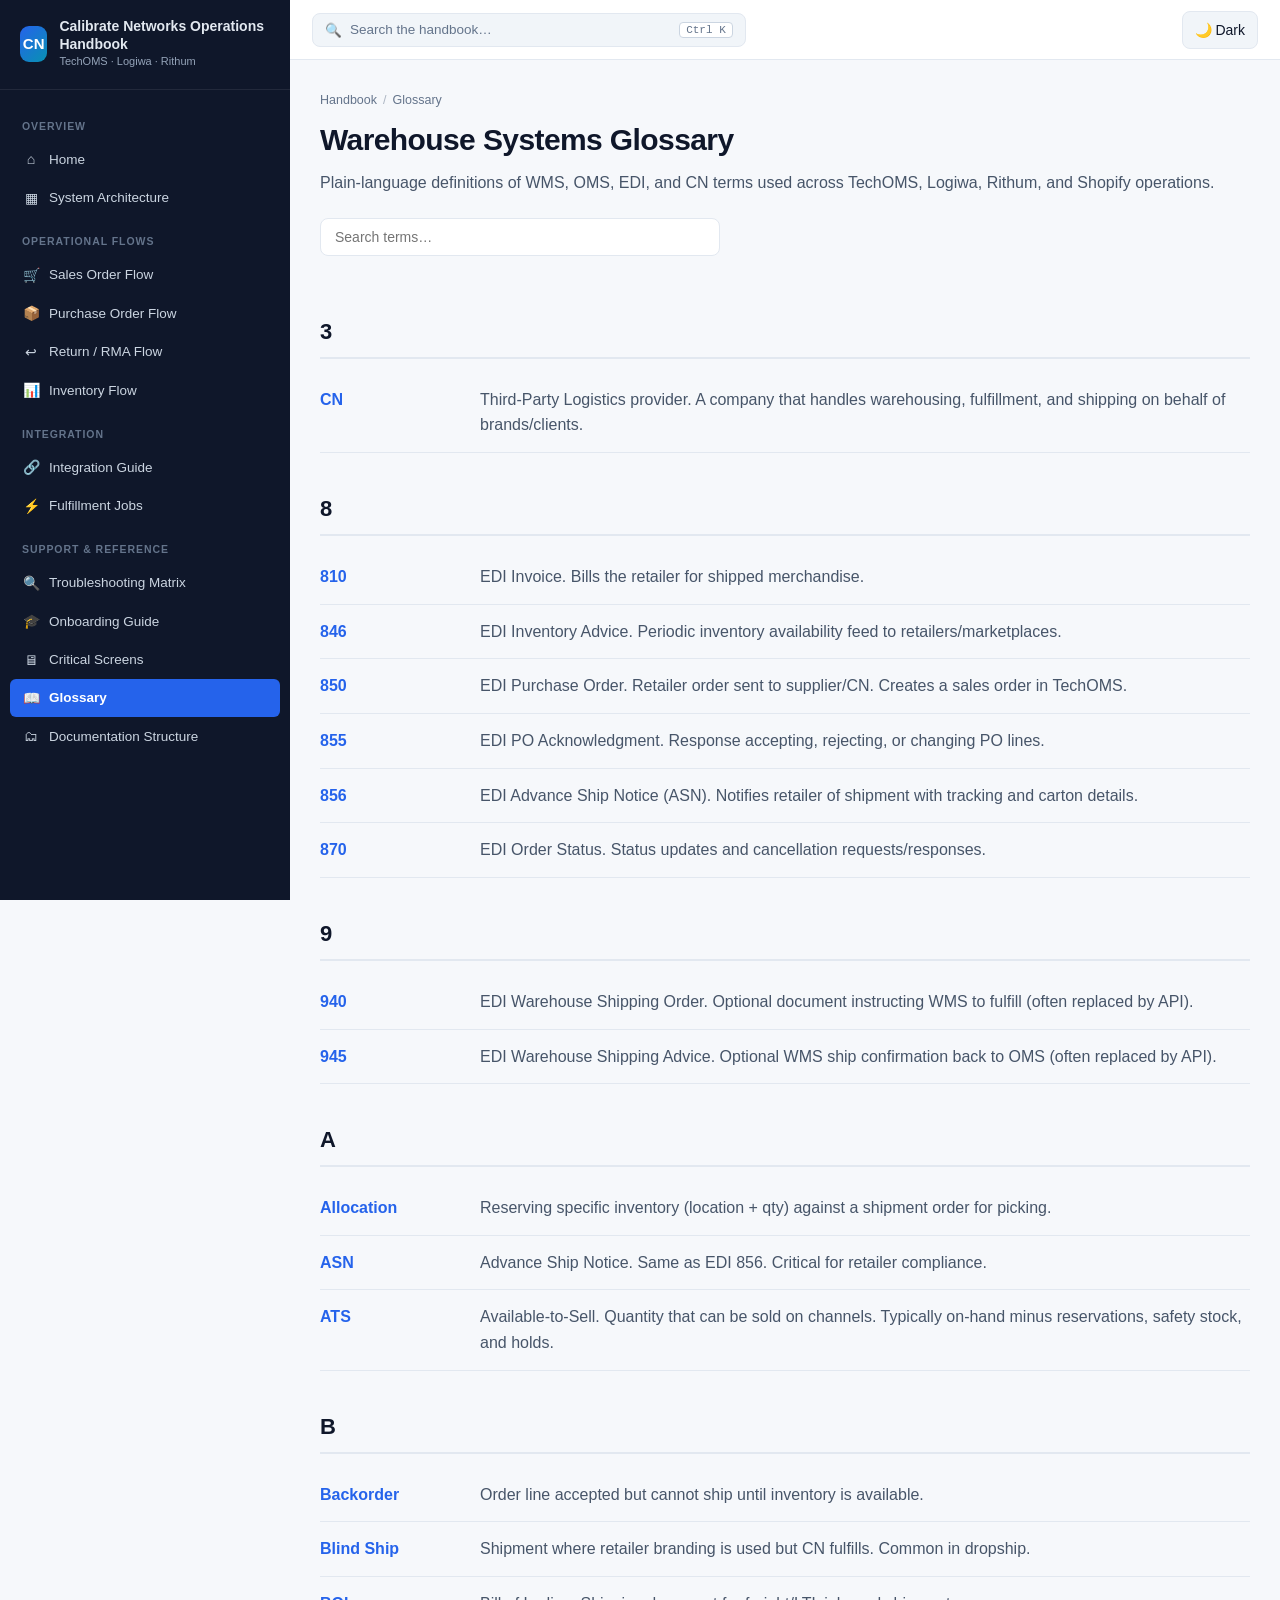
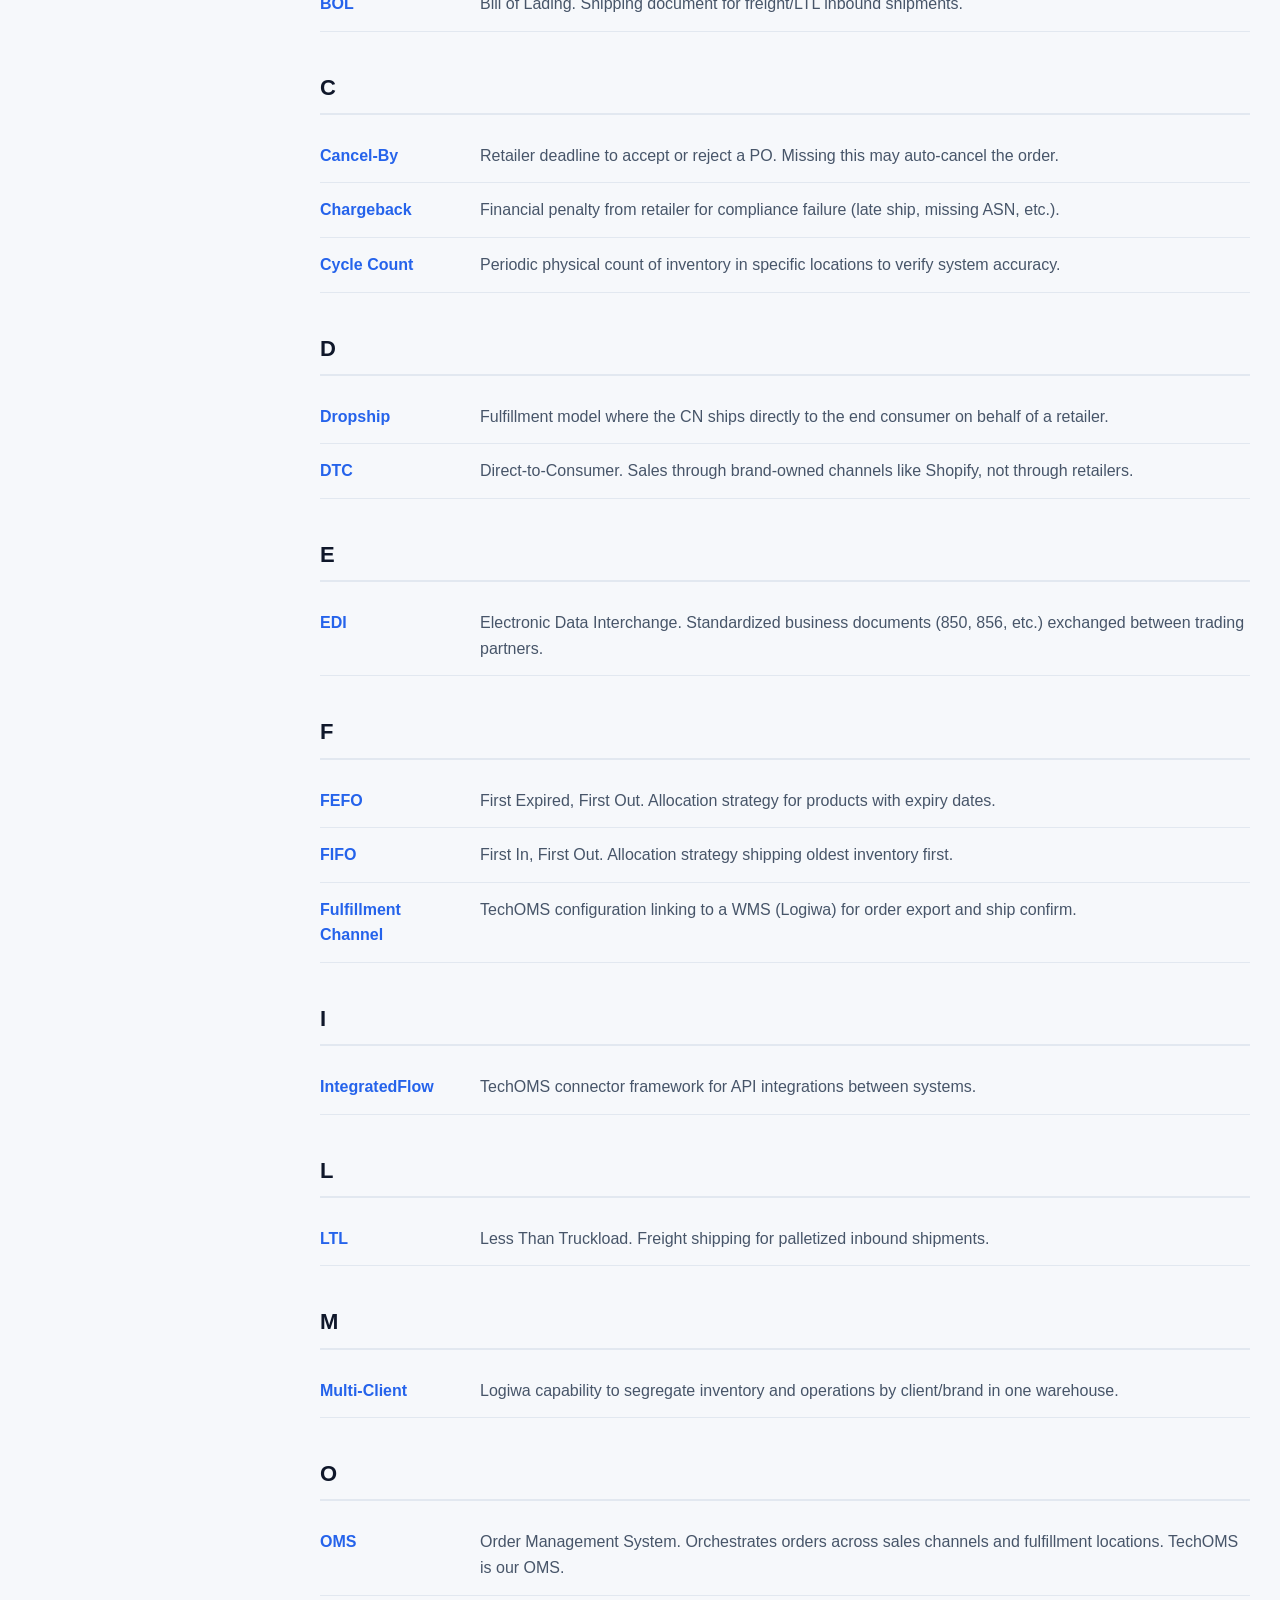
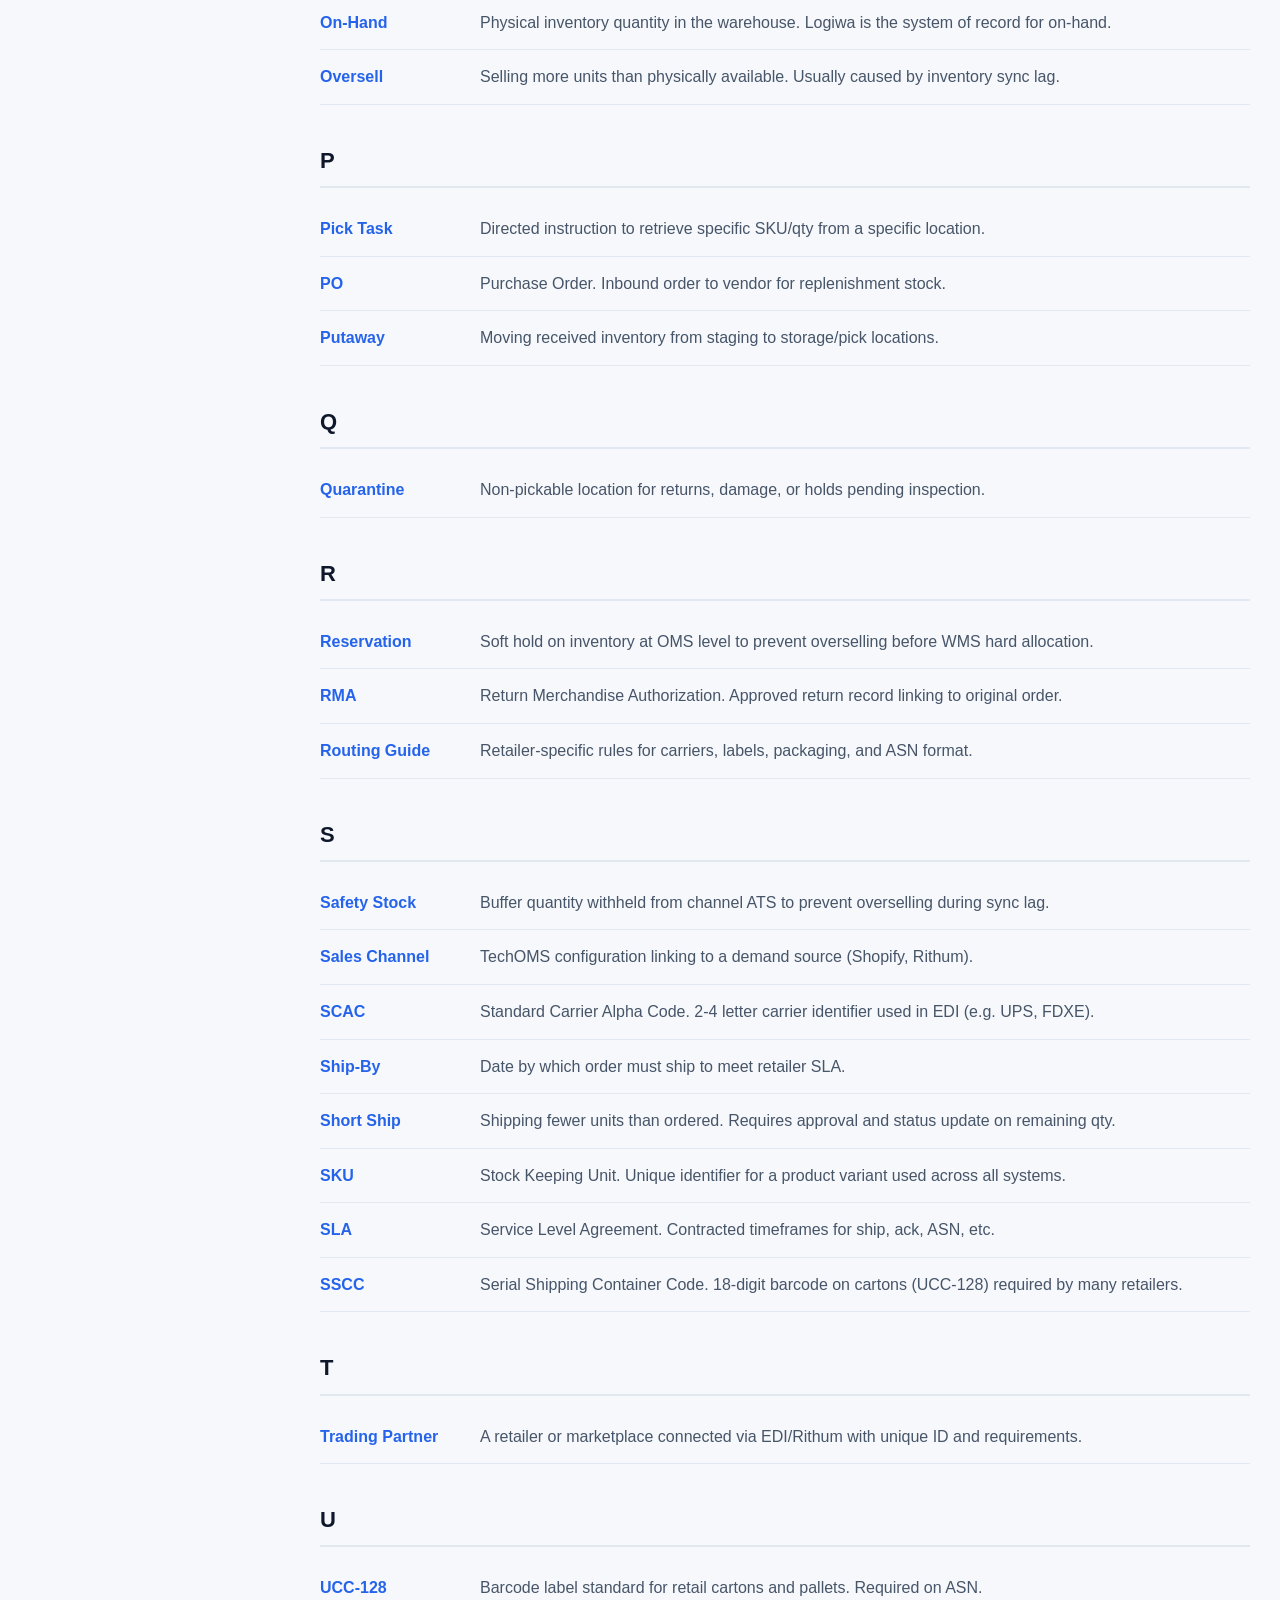
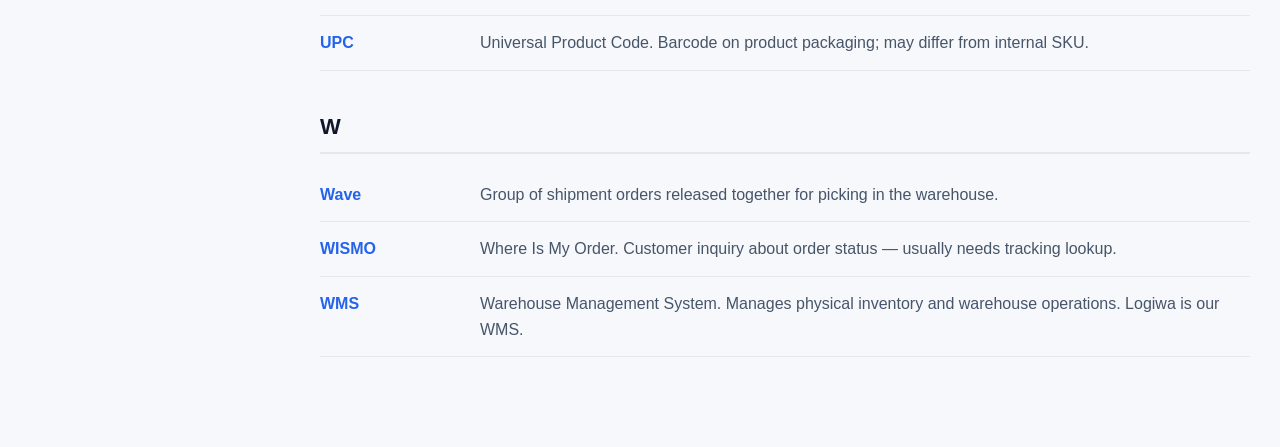
<file: pages/glossary.html>
<!DOCTYPE html>
<html lang="en">
<head>
  <meta charset="UTF-8" />
  <meta name="viewport" content="width=device-width, initial-scale=1.0" />
  <meta name="description" content="Glossary — Calibrate Networks Operations & Troubleshooting Handbook" />
  <title>Glossary | Calibrate Networks Operations Handbook</title>
  <link rel="icon" type="image/svg+xml" href="../assets/images/favicon.svg" />
  <link rel="stylesheet" href="../assets/css/global.css" />
</head>
<body data-page="glossary">
  <div class="app-shell">
    <aside class="sidebar" id="sidebar" aria-label="Main navigation">
      <div class="sidebar__brand">
        <div class="sidebar__brand-logo">CN</div>
        <div>
          <div class="sidebar__brand-title">Calibrate Networks Operations Handbook</div>
          <div class="sidebar__brand-sub">TechOMS · Logiwa · Rithum</div>
        </div>
      </div>
      <nav class="sidebar__nav">
    <div class="nav-group">
      <div class="nav-group__label">Overview</div>
      <a href="../index.html" class="nav-link">
        <span class="nav-link__icon" aria-hidden="true">⌂</span>
        <span>Home</span>
      </a>
      <a href="architecture.html" class="nav-link">
        <span class="nav-link__icon" aria-hidden="true">▦</span>
        <span>System Architecture</span>
      </a>
    </div>
    <div class="nav-group">
      <div class="nav-group__label">Operational Flows</div>
      <a href="sales-order.html" class="nav-link">
        <span class="nav-link__icon" aria-hidden="true">🛒</span>
        <span>Sales Order Flow</span>
      </a>
      <a href="purchase-order.html" class="nav-link">
        <span class="nav-link__icon" aria-hidden="true">📦</span>
        <span>Purchase Order Flow</span>
      </a>
      <a href="returns.html" class="nav-link">
        <span class="nav-link__icon" aria-hidden="true">↩</span>
        <span>Return / RMA Flow</span>
      </a>
      <a href="inventory.html" class="nav-link">
        <span class="nav-link__icon" aria-hidden="true">📊</span>
        <span>Inventory Flow</span>
      </a>
    </div>
    <div class="nav-group">
      <div class="nav-group__label">Integration</div>
      <a href="integration.html" class="nav-link">
        <span class="nav-link__icon" aria-hidden="true">🔗</span>
        <span>Integration Guide</span>
      </a>
      <a href="fulfillment-jobs.html" class="nav-link">
        <span class="nav-link__icon" aria-hidden="true">⚡</span>
        <span>Fulfillment Jobs</span>
      </a>
    </div>
    <div class="nav-group">
      <div class="nav-group__label">Support & Reference</div>
      <a href="troubleshooting.html" class="nav-link">
        <span class="nav-link__icon" aria-hidden="true">🔍</span>
        <span>Troubleshooting Matrix</span>
      </a>
      <a href="onboarding.html" class="nav-link">
        <span class="nav-link__icon" aria-hidden="true">🎓</span>
        <span>Onboarding Guide</span>
      </a>
      <a href="critical-screens.html" class="nav-link">
        <span class="nav-link__icon" aria-hidden="true">🖥</span>
        <span>Critical Screens</span>
      </a>
      <a href="glossary.html" class="nav-link active">
        <span class="nav-link__icon" aria-hidden="true">📖</span>
        <span>Glossary</span>
      </a>
      <a href="doc-structure.html" class="nav-link">
        <span class="nav-link__icon" aria-hidden="true">🗂</span>
        <span>Documentation Structure</span>
      </a>
    </div>
      </nav>
    </aside>

    <div class="scrim" id="scrim" aria-hidden="true"></div>

    <div class="main">
      <header class="topbar">
        <button type="button" class="topbar__menu-btn" id="menu-btn" aria-label="Open navigation">☰</button>
        <button type="button" class="topbar__search" id="search-open">
          <span aria-hidden="true">🔍</span>
          <span>Search the handbook…</span>
          <kbd>Ctrl K</kbd>
        </button>
        <div class="topbar__spacer"></div>
        <button type="button" class="theme-toggle" id="theme-toggle" aria-label="Toggle color theme" title="Toggle light / dark">🌙 Dark</button>
      </header>

      <main class="content" id="main">
<header>
<nav class="breadcrumbs" aria-label="Breadcrumb">
<span>Handbook</span>
<span class="sep">/</span>
<span>Glossary</span>
</nav>

<h1 class="page-title">Warehouse Systems Glossary</h1>

<p class="page-lead">Plain-language definitions of WMS, OMS, EDI, and CN terms used across TechOMS, Logiwa, Rithum, and Shopify operations.</p>

</header>

<input type="search" id="glossary-filter" class="glossary-search" placeholder="Search terms…" aria-label="Search glossary" />
<nav class="toc" aria-label="Jump to letter">
<!-- <a href="#letter-3">3</a>
<a href="#letter-8">8</a>
<a href="#letter-9">9</a>
<a href="#letter-A">A</a>
<a href="#letter-B">B</a>
<a href="#letter-C">C</a>
<a href="#letter-D">D</a>
<a href="#letter-E">E</a>
<a href="#letter-F">F</a>
<a href="#letter-I">I</a>
<a href="#letter-L">L</a>
<a href="#letter-M">M</a>
<a href="#letter-O">O</a>
<a href="#letter-P">P</a>
<a href="#letter-Q">Q</a>
<a href="#letter-R">R</a>
<a href="#letter-S">S</a>
<a href="#letter-T">T</a>
<a href="#letter-U">U</a>
<a href="#letter-W">W</a> -->
</nav>

<div id="glossary-content">
<section id="letter-3">
<h2 class="section-h">3</h2>

<dl class="glossary-list">
<div class="glossary-item" data-term="cn">
<dt>CN</dt>

<dd>Third-Party Logistics provider. A company that handles warehousing, fulfillment, and shipping on behalf of brands/clients.</dd>

</div>

</dl>

</section>

<section id="letter-8">
<h2 class="section-h">8</h2>

<dl class="glossary-list">
<div class="glossary-item" data-term="810">
<dt>810</dt>

<dd>EDI Invoice. Bills the retailer for shipped merchandise.</dd>

</div>

<div class="glossary-item" data-term="846">
<dt>846</dt>

<dd>EDI Inventory Advice. Periodic inventory availability feed to retailers/marketplaces.</dd>

</div>

<div class="glossary-item" data-term="850">
<dt>850</dt>

<dd>EDI Purchase Order. Retailer order sent to supplier/CN. Creates a sales order in TechOMS.</dd>

</div>

<div class="glossary-item" data-term="855">
<dt>855</dt>

<dd>EDI PO Acknowledgment. Response accepting, rejecting, or changing PO lines.</dd>

</div>

<div class="glossary-item" data-term="856">
<dt>856</dt>

<dd>EDI Advance Ship Notice (ASN). Notifies retailer of shipment with tracking and carton details.</dd>

</div>

<div class="glossary-item" data-term="870">
<dt>870</dt>

<dd>EDI Order Status. Status updates and cancellation requests/responses.</dd>

</div>

</dl>

</section>

<section id="letter-9">
<h2 class="section-h">9</h2>

<dl class="glossary-list">
<div class="glossary-item" data-term="940">
<dt>940</dt>

<dd>EDI Warehouse Shipping Order. Optional document instructing WMS to fulfill (often replaced by API).</dd>

</div>

<div class="glossary-item" data-term="945">
<dt>945</dt>

<dd>EDI Warehouse Shipping Advice. Optional WMS ship confirmation back to OMS (often replaced by API).</dd>

</div>

</dl>

</section>

<section id="letter-A">
<h2 class="section-h">A</h2>

<dl class="glossary-list">
<div class="glossary-item" data-term="allocation">
<dt>Allocation</dt>

<dd>Reserving specific inventory (location + qty) against a shipment order for picking.</dd>

</div>

<div class="glossary-item" data-term="asn">
<dt>ASN</dt>

<dd>Advance Ship Notice. Same as EDI 856. Critical for retailer compliance.</dd>

</div>

<div class="glossary-item" data-term="ats">
<dt>ATS</dt>

<dd>Available-to-Sell. Quantity that can be sold on channels. Typically on-hand minus reservations, safety stock, and holds.</dd>

</div>

</dl>

</section>

<section id="letter-B">
<h2 class="section-h">B</h2>

<dl class="glossary-list">
<div class="glossary-item" data-term="backorder">
<dt>Backorder</dt>

<dd>Order line accepted but cannot ship until inventory is available.</dd>

</div>

<div class="glossary-item" data-term="blind ship">
<dt>Blind Ship</dt>

<dd>Shipment where retailer branding is used but CN fulfills. Common in dropship.</dd>

</div>

<div class="glossary-item" data-term="bol">
<dt>BOL</dt>

<dd>Bill of Lading. Shipping document for freight/LTL inbound shipments.</dd>

</div>

</dl>

</section>

<section id="letter-C">
<h2 class="section-h">C</h2>

<dl class="glossary-list">
<div class="glossary-item" data-term="cancel-by">
<dt>Cancel-By</dt>

<dd>Retailer deadline to accept or reject a PO. Missing this may auto-cancel the order.</dd>

</div>

<div class="glossary-item" data-term="chargeback">
<dt>Chargeback</dt>

<dd>Financial penalty from retailer for compliance failure (late ship, missing ASN, etc.).</dd>

</div>

<div class="glossary-item" data-term="cycle count">
<dt>Cycle Count</dt>

<dd>Periodic physical count of inventory in specific locations to verify system accuracy.</dd>

</div>

</dl>

</section>

<section id="letter-D">
<h2 class="section-h">D</h2>

<dl class="glossary-list">
<div class="glossary-item" data-term="dropship">
<dt>Dropship</dt>

<dd>Fulfillment model where the CN ships directly to the end consumer on behalf of a retailer.</dd>

</div>

<div class="glossary-item" data-term="dtc">
<dt>DTC</dt>

<dd>Direct-to-Consumer. Sales through brand-owned channels like Shopify, not through retailers.</dd>

</div>

</dl>

</section>

<section id="letter-E">
<h2 class="section-h">E</h2>

<dl class="glossary-list">
<div class="glossary-item" data-term="edi">
<dt>EDI</dt>

<dd>Electronic Data Interchange. Standardized business documents (850, 856, etc.) exchanged between trading partners.</dd>

</div>

</dl>

</section>

<section id="letter-F">
<h2 class="section-h">F</h2>

<dl class="glossary-list">
<div class="glossary-item" data-term="fefo">
<dt>FEFO</dt>

<dd>First Expired, First Out. Allocation strategy for products with expiry dates.</dd>

</div>

<div class="glossary-item" data-term="fifo">
<dt>FIFO</dt>

<dd>First In, First Out. Allocation strategy shipping oldest inventory first.</dd>

</div>

<div class="glossary-item" data-term="fulfillment channel">
<dt>Fulfillment Channel</dt>

<dd>TechOMS configuration linking to a WMS (Logiwa) for order export and ship confirm.</dd>

</div>

</dl>

</section>

<section id="letter-I">
<h2 class="section-h">I</h2>

<dl class="glossary-list">
<div class="glossary-item" data-term="integratedflow">
<dt>IntegratedFlow</dt>

<dd>TechOMS connector framework for API integrations between systems.</dd>

</div>

</dl>

</section>

<section id="letter-L">
<h2 class="section-h">L</h2>

<dl class="glossary-list">
<div class="glossary-item" data-term="ltl">
<dt>LTL</dt>

<dd>Less Than Truckload. Freight shipping for palletized inbound shipments.</dd>

</div>

</dl>

</section>

<section id="letter-M">
<h2 class="section-h">M</h2>

<dl class="glossary-list">
<div class="glossary-item" data-term="multi-client">
<dt>Multi-Client</dt>

<dd>Logiwa capability to segregate inventory and operations by client/brand in one warehouse.</dd>

</div>

</dl>

</section>

<section id="letter-O">
<h2 class="section-h">O</h2>

<dl class="glossary-list">
<div class="glossary-item" data-term="oms">
<dt>OMS</dt>

<dd>Order Management System. Orchestrates orders across sales channels and fulfillment locations. TechOMS is our OMS.</dd>

</div>

<div class="glossary-item" data-term="on-hand">
<dt>On-Hand</dt>

<dd>Physical inventory quantity in the warehouse. Logiwa is the system of record for on-hand.</dd>

</div>

<div class="glossary-item" data-term="oversell">
<dt>Oversell</dt>

<dd>Selling more units than physically available. Usually caused by inventory sync lag.</dd>

</div>

</dl>

</section>

<section id="letter-P">
<h2 class="section-h">P</h2>

<dl class="glossary-list">
<div class="glossary-item" data-term="pick task">
<dt>Pick Task</dt>

<dd>Directed instruction to retrieve specific SKU/qty from a specific location.</dd>

</div>

<div class="glossary-item" data-term="po">
<dt>PO</dt>

<dd>Purchase Order. Inbound order to vendor for replenishment stock.</dd>

</div>

<div class="glossary-item" data-term="putaway">
<dt>Putaway</dt>

<dd>Moving received inventory from staging to storage/pick locations.</dd>

</div>

</dl>

</section>

<section id="letter-Q">
<h2 class="section-h">Q</h2>

<dl class="glossary-list">
<div class="glossary-item" data-term="quarantine">
<dt>Quarantine</dt>

<dd>Non-pickable location for returns, damage, or holds pending inspection.</dd>

</div>

</dl>

</section>

<section id="letter-R">
<h2 class="section-h">R</h2>

<dl class="glossary-list">
<div class="glossary-item" data-term="reservation">
<dt>Reservation</dt>

<dd>Soft hold on inventory at OMS level to prevent overselling before WMS hard allocation.</dd>

</div>

<div class="glossary-item" data-term="rma">
<dt>RMA</dt>

<dd>Return Merchandise Authorization. Approved return record linking to original order.</dd>

</div>

<div class="glossary-item" data-term="routing guide">
<dt>Routing Guide</dt>

<dd>Retailer-specific rules for carriers, labels, packaging, and ASN format.</dd>

</div>

</dl>

</section>

<section id="letter-S">
<h2 class="section-h">S</h2>

<dl class="glossary-list">
<div class="glossary-item" data-term="safety stock">
<dt>Safety Stock</dt>

<dd>Buffer quantity withheld from channel ATS to prevent overselling during sync lag.</dd>

</div>

<div class="glossary-item" data-term="sales channel">
<dt>Sales Channel</dt>

<dd>TechOMS configuration linking to a demand source (Shopify, Rithum).</dd>

</div>

<div class="glossary-item" data-term="scac">
<dt>SCAC</dt>

<dd>Standard Carrier Alpha Code. 2-4 letter carrier identifier used in EDI (e.g. UPS, FDXE).</dd>

</div>

<div class="glossary-item" data-term="ship-by">
<dt>Ship-By</dt>

<dd>Date by which order must ship to meet retailer SLA.</dd>

</div>

<div class="glossary-item" data-term="short ship">
<dt>Short Ship</dt>

<dd>Shipping fewer units than ordered. Requires approval and status update on remaining qty.</dd>

</div>

<div class="glossary-item" data-term="sku">
<dt>SKU</dt>

<dd>Stock Keeping Unit. Unique identifier for a product variant used across all systems.</dd>

</div>

<div class="glossary-item" data-term="sla">
<dt>SLA</dt>

<dd>Service Level Agreement. Contracted timeframes for ship, ack, ASN, etc.</dd>

</div>

<div class="glossary-item" data-term="sscc">
<dt>SSCC</dt>

<dd>Serial Shipping Container Code. 18-digit barcode on cartons (UCC-128) required by many retailers.</dd>

</div>

</dl>

</section>

<section id="letter-T">
<h2 class="section-h">T</h2>

<dl class="glossary-list">
<div class="glossary-item" data-term="trading partner">
<dt>Trading Partner</dt>

<dd>A retailer or marketplace connected via EDI/Rithum with unique ID and requirements.</dd>

</div>

</dl>

</section>

<section id="letter-U">
<h2 class="section-h">U</h2>

<dl class="glossary-list">
<div class="glossary-item" data-term="ucc-128">
<dt>UCC-128</dt>

<dd>Barcode label standard for retail cartons and pallets. Required on ASN.</dd>

</div>

<div class="glossary-item" data-term="upc">
<dt>UPC</dt>

<dd>Universal Product Code. Barcode on product packaging; may differ from internal SKU.</dd>

</div>

</dl>

</section>

<section id="letter-W">
<h2 class="section-h">W</h2>

<dl class="glossary-list">
<div class="glossary-item" data-term="wave">
<dt>Wave</dt>

<dd>Group of shipment orders released together for picking in the warehouse.</dd>

</div>

<div class="glossary-item" data-term="wismo">
<dt>WISMO</dt>

<dd>Where Is My Order. Customer inquiry about order status — usually needs tracking lookup.</dd>

</div>

<div class="glossary-item" data-term="wms">
<dt>WMS</dt>

<dd>Warehouse Management System. Manages physical inventory and warehouse operations. Logiwa is our WMS.</dd>

</div>

</dl>

</section>

</div>
      </main>
    </div>

    <div class="search-overlay" id="search-overlay" hidden>
      <div class="search-box" role="dialog" aria-label="Search handbook">
        <input type="search" class="search-box__input" id="search-input" placeholder="Search processes, errors, systems, EDI docs…" autocomplete="off" />
        <div class="search-results" id="search-results"></div>
      </div>
    </div>
  </div>

  <script src="../assets/js/search-index.js"></script>
  <script src="../assets/js/app.js"></script>
  <script src="../assets/js/glossary.js"></script>
</body>
</html>
</file>
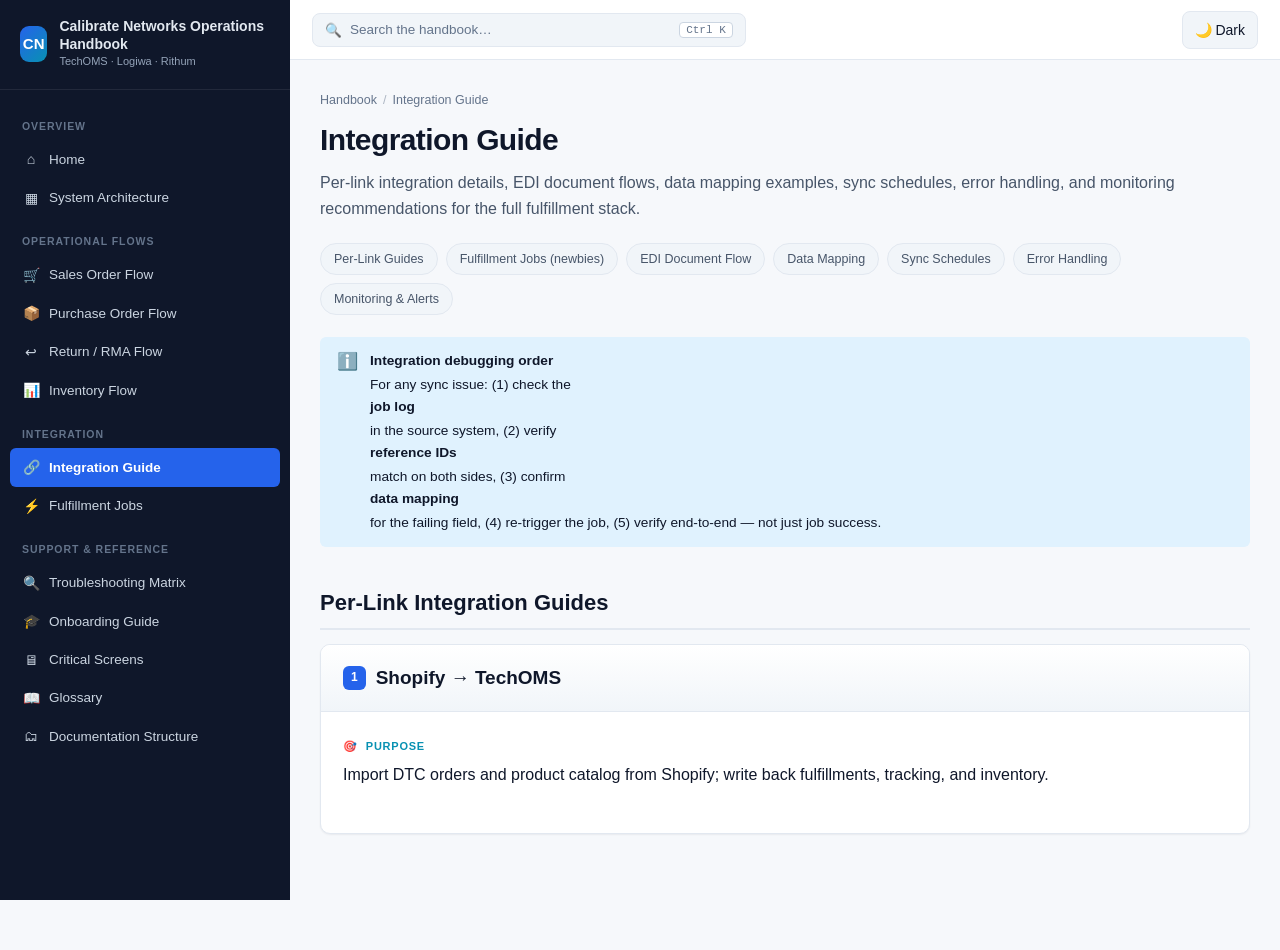
<file: pages/integration.html>
<!DOCTYPE html>
<html lang="en">
<head>
  <meta charset="UTF-8" />
  <meta name="viewport" content="width=device-width, initial-scale=1.0" />
  <meta name="description" content="Integration Guide — Calibrate Networks Operations & Troubleshooting Handbook" />
  <title>Integration Guide | Calibrate Networks Operations Handbook</title>
  <link rel="icon" type="image/svg+xml" href="../assets/images/favicon.svg" />
  <link rel="stylesheet" href="../assets/css/global.css" />
</head>
<body data-page="integration">
  <div class="app-shell">
    <aside class="sidebar" id="sidebar" aria-label="Main navigation">
      <div class="sidebar__brand">
        <div class="sidebar__brand-logo">CN</div>
        <div>
          <div class="sidebar__brand-title">Calibrate Networks Operations Handbook</div>
          <div class="sidebar__brand-sub">TechOMS · Logiwa · Rithum</div>
        </div>
      </div>
      <nav class="sidebar__nav">
    <div class="nav-group">
      <div class="nav-group__label">Overview</div>
      <a href="../index.html" class="nav-link">
        <span class="nav-link__icon" aria-hidden="true">⌂</span>
        <span>Home</span>
      </a>
      <a href="architecture.html" class="nav-link">
        <span class="nav-link__icon" aria-hidden="true">▦</span>
        <span>System Architecture</span>
      </a>
    </div>
    <div class="nav-group">
      <div class="nav-group__label">Operational Flows</div>
      <a href="sales-order.html" class="nav-link">
        <span class="nav-link__icon" aria-hidden="true">🛒</span>
        <span>Sales Order Flow</span>
      </a>
      <a href="purchase-order.html" class="nav-link">
        <span class="nav-link__icon" aria-hidden="true">📦</span>
        <span>Purchase Order Flow</span>
      </a>
      <a href="returns.html" class="nav-link">
        <span class="nav-link__icon" aria-hidden="true">↩</span>
        <span>Return / RMA Flow</span>
      </a>
      <a href="inventory.html" class="nav-link">
        <span class="nav-link__icon" aria-hidden="true">📊</span>
        <span>Inventory Flow</span>
      </a>
    </div>
    <div class="nav-group">
      <div class="nav-group__label">Integration</div>
      <a href="integration.html" class="nav-link active">
        <span class="nav-link__icon" aria-hidden="true">🔗</span>
        <span>Integration Guide</span>
      </a>
      <a href="fulfillment-jobs.html" class="nav-link">
        <span class="nav-link__icon" aria-hidden="true">⚡</span>
        <span>Fulfillment Jobs</span>
      </a>
    </div>
    <div class="nav-group">
      <div class="nav-group__label">Support & Reference</div>
      <a href="troubleshooting.html" class="nav-link">
        <span class="nav-link__icon" aria-hidden="true">🔍</span>
        <span>Troubleshooting Matrix</span>
      </a>
      <a href="onboarding.html" class="nav-link">
        <span class="nav-link__icon" aria-hidden="true">🎓</span>
        <span>Onboarding Guide</span>
      </a>
      <a href="critical-screens.html" class="nav-link">
        <span class="nav-link__icon" aria-hidden="true">🖥</span>
        <span>Critical Screens</span>
      </a>
      <a href="glossary.html" class="nav-link">
        <span class="nav-link__icon" aria-hidden="true">📖</span>
        <span>Glossary</span>
      </a>
      <a href="doc-structure.html" class="nav-link">
        <span class="nav-link__icon" aria-hidden="true">🗂</span>
        <span>Documentation Structure</span>
      </a>
    </div>
      </nav>
    </aside>

    <div class="scrim" id="scrim" aria-hidden="true"></div>

    <div class="main">
      <header class="topbar">
        <button type="button" class="topbar__menu-btn" id="menu-btn" aria-label="Open navigation">☰</button>
        <button type="button" class="topbar__search" id="search-open">
          <span aria-hidden="true">🔍</span>
          <span>Search the handbook…</span>
          <kbd>Ctrl K</kbd>
        </button>
        <div class="topbar__spacer"></div>
        <button type="button" class="theme-toggle" id="theme-toggle" aria-label="Toggle color theme" title="Toggle light / dark">🌙 Dark</button>
      </header>

      <main class="content" id="main">
<header>
<nav class="breadcrumbs" aria-label="Breadcrumb">
<span>Handbook</span>
<span class="sep">/</span>
<span>Integration Guide</span>
</nav>

<h1 class="page-title">Integration Guide</h1>

<p class="page-lead">Per-link integration details, EDI document flows, data mapping examples, sync schedules, error handling, and monitoring recommendations for the full fulfillment stack.</p>

<nav class="toc" aria-label="On this page">
<a href="#links">Per-Link Guides</a>
<a href="fulfillment-jobs.html">Fulfillment Jobs (newbies)</a>
<a href="#edi-flow">EDI Document Flow</a>
<a href="#data-mapping">Data Mapping</a>
<a href="#sync-schedules">Sync Schedules</a>
<a href="#error-handling">Error Handling</a>
<a href="#monitoring">Monitoring &amp; Alerts</a>
</nav>

</header>

<aside class="callout callout--note">
<span class="callout__icon">ℹ️</span>
<div>
<strong>Integration debugging order</strong>
<p>For any sync issue: (1) check the <strong>job log</strong> in the source system, (2) verify <strong>reference IDs</strong> match on both sides, (3) confirm <strong>data mapping</strong> for the failing field, (4) re-trigger the job, (5) verify end-to-end — not just job success.</p>

</div>

</aside>

<h2 class="section-h" id="links">Per-Link Integration Guides</h2>

<section class="process" id="shopify-techoms">
<div class="process__head">
<h2 class="process__title">
<span class="process__num">1</span>Shopify → TechOMS</h2>

</div>

<div class="process__body">
<div class="field">
<div class="field__label">
<span>🎯</span>Purpose</div>

<p>Import DTC orders and product catalog from Shopify; write back fulfillments, tracking, and inventory.</p>

</div>

<div class="field">
<div class="field__label">
<!-- <span>💼</span>Business Objective</div>

<p>Maintain near-real-time parity between Shopify storefront and TechOMS for orders and available inventory.</p>

</div>

<div class="field">
<div class="field__label">
<span>🖥️</span>Systems Involved</div>

<div class="pill-row">
<span class="tag tag--shopify">Shopify</span>
<span class="tag tag--techoms">TechOMS</span>
</div>

</div>

<div class="field">
<div class="field__label">
<span>🔗</span>Flow Diagram</div>

<figure class="diagram">
  <img src="../assets/images/diagrams/integration-1.png" onerror="this.onerror=null;this.src='../assets/images/diagrams/placeholder.svg'" alt="integration 1" />
  <figcaption>Diagram screenshot — add <code>integration-1.png</code> to <code>assets/images/diagrams/</code></figcaption>
</figure>

</div>

<div class="field">
<div class="field__label">
<span>👥</span>Step-by-Step Process</div>

<ol class="steps">
<li>
<div class="step-actor">Shopify</div>

<span class="step-title">Order webhook fires</span>
<div>orders/create, orders/updated events sent to TechOMS endpoint.</div>

</li>

<li>
<div class="step-actor">TechOMS</div>

<span class="step-title">Recurring poll backup</span>
<div>Every 10-15 min job catches missed webhooks.</div>

</li>

<li>
<div class="step-actor">TechOMS</div>

<span class="step-title">SKU mapping</span>
<div>Shopify variant SKU → TechOMS product ID.</div>

</li>

<li>
<div class="step-actor">TechOMS</div>

<span class="step-title">Outbound fulfillment</span>
<div>On ship confirm, POST fulfillment with tracking to Shopify.</div>

</li>

<li>
<div class="step-actor">TechOMS</div>

<span class="step-title">Inventory push</span>
<div>ATS pushed to Shopify variant inventory on schedule.</div>

</li>

</ol>

</div>

<div class="card-grid">
<div>
<div class="field">
<div class="field__label">
<span>⬇️</span>Input Data</div>

<ul class="clean">
<li>Shopify order JSON</li>

<li>Variant SKU</li>

<li>Inventory location mapping</li>

<li>API credentials</li>

</ul>

</div>

</div>

<div>
<div class="field">
<div class="field__label">
<span>⬆️</span>Output Data</div>

<ul class="clean">
<li>TechOMS sales order</li>

<li>Shopify fulfillment</li>

<li>Shopify inventory levels</li>

</ul>

</div>

</div>

</div>

<div class="field">
<div class="field__label">
<span>🔄</span>Key Status Changes</div>

<div class="table-wrap">
<table class="data">
<thead>
<tr>
<th>System</th>
<th>From</th>
<th>To</th>
</tr>

</thead>

<tbody>
<tr>
<td>
<span class="tag tag--shopify">Shopify</span>
</td>
<td>
<code>Unfulfilled</code>
</td>
<td>
<code>Fulfilled</code>
</td>
</tr>

<tr>
<td>
<span class="tag tag--techoms">TechOMS</span>
</td>
<td>
<code>New</code>
</td>
<td>
<code>Shipped</code>
</td>
</tr>

</tbody>

</table>

</div>

</div>

<div class="field">
<div class="field__label">
<span>✔️</span>Validation Points</div>

<ul class="clean">
<li>Webhook delivery success rate</li>

<li>SKU 100% mapped</li>

<li>Fulfillment within 30 min of ship</li>

</ul>

</div>

<div class="field">
<div class="field__label">
<span>📸</span>Screenshots Required</div>

<div class="shot">
<span class="shot__icon">🖼️</span>
<span>Shopify app credentials</span>
</div>

<div class="shot">
<span class="shot__icon">🖼️</span>
<span>TechOMS Sales Channel config</span>
</div>

<div class="shot">
<span class="shot__icon">🖼️</span>
<span>Webhook log</span>
</div>

<div class="shot">
<span class="shot__icon">🖼️</span>
<span>Fulfillment export job</span>
</div>

</div>

<div class="field">
<div class="field__label">
<span>🚨</span>Common Errors, Root Causes &amp; Resolution</div>

<div class="error-card">
<div class="error-card__title">401 Unauthorized on Shopify API</div>

<dl>
<dt>Root Cause</dt>

<dd>Expired access token or revoked app permissions.</dd>

<dt>Debugging Steps</dt>

<dd>
<ol class="clean">
<li>Test API call in TechOMS</li>

<li>Check Shopify app install status</li>

<li>Review OAuth scopes</li>

</ol>

</dd>

<dt>Resolution</dt>

<dd>Re-authenticate connector; verify read_orders, write_fulfillments, read_inventory scopes.</dd>

</dl>

</div>

<div class="error-card">
<div class="error-card__title">Inventory push mismatch</div>

<dl>
<dt>Root Cause</dt>

<dd>Multi-location mapping wrong or safety stock not configured.</dd>

<dt>Debugging Steps</dt>

<dd>
<ol class="clean">
<li>Compare TechOMS ATS vs Shopify per variant</li>

<li>Check location mapping table</li>

</ol>

</dd>

<dt>Resolution</dt>

<dd>Fix location mapping; re-push inventory for affected variants.</dd>

</dl>

</div>

</div>

<div class="field">
<div class="field__label">
<span>📞</span>Escalation Path</div>

<ol class="clean">
<li>L2: connector config</li>

<li>Shopify admin: app permissions</li>

<li>TechOMS vendor support</li>

</ol>

</div>

<div class="field">
<div class="field__label">
<span>⭐</span>Best Practices</div>

<ul class="clean">
<li>Monitor webhook failure queue</li>

<li>Use poll as safety net not primary</li>

<li>Test new products before launch</li>

</ul>

</div>

</div>

</section>

<section class="process" id="rithum-techoms">
<div class="process__head">
<h2 class="process__title">
<span class="process__num">2</span>Rithum → TechOMS</h2>

</div>

<div class="process__body">
<div class="field">
<div class="field__label">
<span>🎯</span>Purpose</div>

<p>Import retailer POs and return authorizations; export ASNs, invoices, inventory feeds, and status.</p>

</div>

<div class="field">
<div class="field__label">
<span>💼</span>Business Objective</div>

<p>Meet retailer EDI SLAs and maintain compliant dropship operations across all trading partners.</p>

</div>

<div class="field">
<div class="field__label">
<span>🖥️</span>Systems Involved</div>

<div class="pill-row">
<span class="tag tag--rithum">Rithum</span>
<span class="tag tag--techoms">TechOMS</span>
</div>

</div>

<div class="field">
<div class="field__label">
<span>🔗</span>Flow Diagram</div>

<figure class="diagram">
  <img src="../assets/images/diagrams/integration-2.png" onerror="this.onerror=null;this.src='../assets/images/diagrams/placeholder.svg'" alt="integration 2" />
  <figcaption>Diagram screenshot — add <code>integration-2.png</code> to <code>assets/images/diagrams/</code></figcaption>
</figure>

</div>

<div class="field">
<div class="field__label">
<span>👥</span>Step-by-Step Process</div>

<ol class="steps">
<li>
<div class="step-actor">Rithum</div>

<span class="step-title">850 PO inbound</span>
<div>Retailer PO translated and available via API/EDI/SFTP.</div>

</li>

<li>
<div class="step-actor">TechOMS</div>

<span class="step-title">Order import job</span>
<div>Scheduled pull every 15-30 min per retailer.</div>

</li>

<li>
<div class="step-actor">TechOMS</div>

<span class="step-title">855 acknowledgment</span>
<div>Accept/reject lines within retailer cancel-by window.</div>

</li>

<li>
<div class="step-actor">TechOMS</div>

<span class="step-title">856 on ship</span>
<div>ASN with SSCC, tracking, qty shipped.</div>

</li>

<li>
<div class="step-actor">TechOMS</div>

<span class="step-title">846 inventory</span>
<div>Scheduled ATS feed per retailer SKU mapping.</div>

</li>

</ol>

</div>

<div class="card-grid">
<div>
<div class="field">
<div class="field__label">
<span>⬇️</span>Input Data</div>

<ul class="clean">
<li>EDI 850</li>

<li>Retailer trading partner ID</li>

<li>Retailer SKU cross-reference</li>

<li>Routing guides</li>

</ul>

</div>

</div>

<div>
<div class="field">
<div class="field__label">
<span>⬆️</span>Output Data</div>

<ul class="clean">
<li>TechOMS retailer orders</li>

<li>EDI 855/856/810/846/870</li>

</ul>

</div>

</div>

</div>

<div class="field">
<div class="field__label">
<span>🔄</span>Key Status Changes</div>

<div class="table-wrap">
<table class="data">
<thead>
<tr>
<th>System</th>
<th>From</th>
<th>To</th>
</tr>

</thead>

<tbody>
<tr>
<td>
<span class="tag tag--rithum">Rithum</span>
</td>
<td>
<code>New PO</code>
</td>
<td>
<code>Shipped</code>
</td>
</tr>

</tbody>

</table>

</div>

</div>

<div class="field">
<div class="field__label">
<span>✔️</span>Validation Points</div>

<ul class="clean">
<li>855 within SLA</li>

<li>856 same-day as ship</li>

<li>846 no rejections</li>

<li>Retailer SKU map complete</li>

</ul>

</div>

<div class="field">
<div class="field__label">
<span>📸</span>Screenshots Required</div>

<div class="shot">
<span class="shot__icon">🖼️</span>
<span>Rithum trading partner config</span>
</div>

<div class="shot">
<span class="shot__icon">🖼️</span>
<span>TechOMS Rithum channel</span>
</div>

<div class="shot">
<span class="shot__icon">🖼️</span>
<span>EDI transaction log</span>
</div>

<div class="shot">
<span class="shot__icon">🖼️</span>
<span>856 sample</span>
</div>

</div>

<div class="field">
<div class="field__label">
<span>🚨</span>Common Errors, Root Causes &amp; Resolution</div>

<div class="error-card">
<div class="error-card__title">856 rejected — invalid SSCC</div>

<dl>
<dt>Root Cause</dt>

<dd>Carton SSCC not generated per retailer UCC-128 spec.</dd>

<dt>Debugging Steps</dt>

<dd>
<ol class="clean">
<li>Compare SSCC format to routing guide</li>

<li>Check Logiwa ship confirm carton data</li>

</ol>

</dd>

<dt>Resolution</dt>

<dd>Regenerate labels with correct SSCC; resubmit 856.</dd>

</dl>

</div>

<div class="error-card">
<div class="error-card__title">850 import skipped</div>

<dl>
<dt>Root Cause</dt>

<dd>Trading partner filter or retailer account inactive.</dd>

<dt>Debugging Steps</dt>

<dd>
<ol class="clean">
<li>Verify PO in Rithum portal</li>

<li>Check import filters</li>

<li>Review job log</li>

</ol>

</dd>

<dt>Resolution</dt>

<dd>Fix partner mapping; manual import; escalate cancel-by risk.</dd>

</dl>

</div>

</div>

<div class="field">
<div class="field__label">
<span>📞</span>Escalation Path</div>

<ol class="clean">
<li>L2: EDI mapping</li>

<li>Rithum support</li>

<li>Retailer compliance team</li>

</ol>

</div>

<div class="field">
<div class="field__label">
<span>⭐</span>Best Practices</div>

<ul class="clean">
<li>Maintain retailer profile doc per trading partner</li>

<li>Test 856 in sandbox before go-live</li>

<li>Daily 846 rejection report</li>

</ul>

</div>

</div>

</section>

<section class="process" id="techoms-logiwa">
<div class="process__head">
<h2 class="process__title">
<span class="process__num">3</span>TechOMS → Logiwa</h2>

</div>

<div class="process__body">
<div class="field">
<div class="field__label">
<span>🎯</span>Purpose</div>

<p>Export fulfillment orders, purchase orders, and return expectations to Logiwa for warehouse execution.</p>

</div>

<div class="field">
<div class="field__label">
<span>💼</span>Business Objective</div>

<p>Reliable, idempotent order transmission with correct client, warehouse, and SKU mapping.</p>

</div>

<div class="field">
<div class="field__label">
<span>🖥️</span>Systems Involved</div>

<div class="pill-row">
<span class="tag tag--techoms">TechOMS</span>
<span class="tag tag--logiwa">Logiwa</span>
</div>

</div>

<div class="field">
<div class="field__label">
<span>🔗</span>Flow Diagram</div>

<figure class="diagram">
  <img src="../assets/images/diagrams/integration-3.png" onerror="this.onerror=null;this.src='../assets/images/diagrams/placeholder.svg'" alt="integration 3" />
  <figcaption>Diagram screenshot — add <code>integration-3.png</code> to <code>assets/images/diagrams/</code></figcaption>
</figure>

</div>

<div class="field">
<div class="field__label">
<span>👥</span>Step-by-Step Process</div>

<ol class="steps">
<li>
<div class="step-actor">TechOMS</div>

<span class="step-title">Fulfillment channel export</span>
<div>Released orders → Logiwa shipment orders via API.</div>

</li>

<li>
<div class="step-actor">TechOMS</div>

<span class="step-title">Inbound export</span>
<div>Approved POs → Logiwa expected receipts.</div>

</li>

<li>
<div class="step-actor">TechOMS</div>

<span class="step-title">Return export</span>
<div>Authorized RMAs → Logiwa expected returns.</div>

</li>

<li>
<div class="step-actor">Logiwa</div>

<span class="step-title">Acknowledge</span>
<div>Logiwa returns external ID stored in TechOMS.</div>

</li>

</ol>

</div>

<div class="card-grid">
<div>
<div class="field">
<div class="field__label">
<span>⬇️</span>Input Data</div>

<ul class="clean">
<li>Fulfillment orders</li>

<li>POs</li>

<li>RMAs</li>

<li>Client ID mapping</li>

<li>Warehouse mapping</li>

</ul>

</div>

</div>

<div>
<div class="field">
<div class="field__label">
<span>⬆️</span>Output Data</div>

<ul class="clean">
<li>Logiwa shipment orders</li>

<li>Expected receipts</li>

<li>Expected returns</li>

</ul>

</div>

</div>

</div>

<div class="field">
<div class="field__label">
<span>🔄</span>Key Status Changes</div>

<div class="table-wrap">
<table class="data">
<thead>
<tr>
<th>System</th>
<th>From</th>
<th>To</th>
</tr>

</thead>

<tbody>
<tr>
<td>
<span class="tag tag--techoms">TechOMS</span>
</td>
<td>
<code>Released</code>
</td>
<td>
<code>Exported</code>
</td>
</tr>

<tr>
<td>
<span class="tag tag--logiwa">Logiwa</span>
</td>
<td>
<code>—</code>
</td>
<td>
<code>Open</code>
</td>
</tr>

</tbody>

</table>

</div>

</div>

<div class="field">
<div class="field__label">
<span>✔️</span>Validation Points</div>

<ul class="clean">
<li>External ID populated both sides</li>

<li>No duplicate exports</li>

<li>SKU exists in Logiwa for client</li>

</ul>

</div>

<div class="field">
<div class="field__label">
<span>📸</span>Screenshots Required</div>

<div class="shot">
<span class="shot__icon">🖼️</span>
<span>Fulfillment channel config</span>
</div>

<div class="shot">
<span class="shot__icon">🖼️</span>
<span>Export job log</span>
</div>

<div class="shot">
<span class="shot__icon">🖼️</span>
<span>Client/warehouse mapping table</span>
</div>

</div>

<div class="field">
<div class="field__label">
<span>🚨</span>Common Errors, Root Causes &amp; Resolution</div>

<div class="error-card">
<div class="error-card__title">API timeout on export</div>

<dl>
<dt>Root Cause</dt>

<dd>Network issue or Logiwa rate limiting; order may have partially created.</dd>

<dt>Debugging Steps</dt>

<dd>
<ol class="clean">
<li>Check if order exists in Logiwa despite timeout</li>

<li>Review API error response</li>

<li>Check export job retry count</li>

</ol>

</dd>

<dt>Resolution</dt>

<dd>Link existing Logiwa order if created; otherwise retry export; enable idempotency keys.</dd>

</dl>

</div>

</div>

<div class="field">
<div class="field__label">
<span>📞</span>Escalation Path</div>

<ol class="clean">
<li>L2: fulfillment channel</li>

<li>Logiwa API support</li>

</ol>

</div>

<div class="field">
<div class="field__label">
<span>⭐</span>Best Practices</div>

<ul class="clean">
<li>Idempotent export by order reference</li>

<li>Alert on 3+ consecutive export failures</li>

</ul>

</div>

</div>

</section>

<section class="process" id="logiwa-techoms">
<div class="process__head">
<h2 class="process__title">
<span class="process__num">4</span>Logiwa → TechOMS</h2>

</div>

<div class="process__body">
<div class="field">
<div class="field__label">
<span>🎯</span>Purpose</div>

<p>Return ship confirmations, inventory snapshots, and receiving completions to TechOMS.</p>

</div>

<div class="field">
<div class="field__label">
<span>💼</span>Business Objective</div>

<p>Close the fulfillment and inventory loops so channels receive tracking and accurate ATS.</p>

</div>

<div class="field">
<div class="field__label">
<span>🖥️</span>Systems Involved</div>

<div class="pill-row">
<span class="tag tag--logiwa">Logiwa</span>
<span class="tag tag--techoms">TechOMS</span>
</div>

</div>

<div class="field">
<div class="field__label">
<span>🔗</span>Flow Diagram</div>

<figure class="diagram">
  <img src="../assets/images/diagrams/integration-4.png" onerror="this.onerror=null;this.src='../assets/images/diagrams/placeholder.svg'" alt="integration 4" />
  <figcaption>Diagram screenshot — add <code>integration-4.png</code> to <code>assets/images/diagrams/</code></figcaption>
</figure>

</div>

<div class="field">
<div class="field__label">
<span>👥</span>Step-by-Step Process</div>

<ol class="steps">
<li>
<div class="step-actor">Logiwa</div>

<span class="step-title">Ship confirm event</span>
<div>On ship: tracking, carrier, weight, cartons sent to TechOMS.</div>

</li>

<li>
<div class="step-actor">Logiwa</div>

<span class="step-title">Inventory job</span>
<div>Scheduled on-hand by SKU/warehouse every 15-30 min.</div>

</li>

<li>
<div class="step-actor">Logiwa</div>

<span class="step-title">Receipt complete</span>
<div>PO/RMA receipt triggers inbound confirmation.</div>

</li>

<li>
<div class="step-actor">TechOMS</div>

<span class="step-title">Match and update</span>
<div>Match by reference ID; update order status and ATS.</div>

</li>

</ol>

</div>

<div class="card-grid">
<div>
<div class="field">
<div class="field__label">
<span>⬇️</span>Input Data</div>

<ul class="clean">
<li>Ship confirm payload</li>

<li>On-hand snapshot</li>

<li>Receipt confirmations</li>

</ul>

</div>

</div>

<div>
<div class="field">
<div class="field__label">
<span>⬆️</span>Output Data</div>

<ul class="clean">
<li>TechOMS shipped status</li>

<li>Updated ATS</li>

<li>PO/RMA received status</li>

</ul>

</div>

</div>

</div>

<div class="field">
<div class="field__label">
<span>🔄</span>Key Status Changes</div>

<div class="table-wrap">
<table class="data">
<thead>
<tr>
<th>System</th>
<th>From</th>
<th>To</th>
</tr>

</thead>

<tbody>
<tr>
<td>
<span class="tag tag--techoms">TechOMS</span>
</td>
<td>
<code>In Fulfillment</code>
</td>
<td>
<code>Shipped</code>
</td>
</tr>

</tbody>

</table>

</div>

</div>

<div class="field">
<div class="field__label">
<span>✔️</span>Validation Points</div>

<ul class="clean">
<li>Ship confirm within 15 min of Logiwa ship</li>

<li>Inventory job success rate &gt; 99%</li>

<li>Reference ID match rate</li>

</ul>

</div>

<div class="field">
<div class="field__label">
<span>📸</span>Screenshots Required</div>

<div class="shot">
<span class="shot__icon">🖼️</span>
<span>Inbound connector config</span>
</div>

<div class="shot">
<span class="shot__icon">🖼️</span>
<span>Ship confirm job log</span>
</div>

<div class="shot">
<span class="shot__icon">🖼️</span>
<span>Inventory sync job log</span>
</div>

</div>

<div class="field">
<div class="field__label">
<span>🚨</span>Common Errors, Root Causes &amp; Resolution</div>

<div class="error-card">
<div class="error-card__title">Ship confirm reference not found</div>

<dl>
<dt>Root Cause</dt>

<dd>Reference ID mismatch between export and confirm.</dd>

<dt>Debugging Steps</dt>

<dd>
<ol class="clean">
<li>Compare TechOMS order ref vs Logiwa shipment ref</li>

<li>Check for manual order creation</li>

</ol>

</dd>

<dt>Resolution</dt>

<dd>Fix mapping; manually link and re-trigger confirm.</dd>

</dl>

</div>

</div>

<div class="field">
<div class="field__label">
<span>📞</span>Escalation Path</div>

<ol class="clean">
<li>L2: inbound connector</li>

<li>TechOMS + Logiwa vendor support</li>

</ol>

</div>

<div class="field">
<div class="field__label">
<span>⭐</span>Best Practices</div>

<ul class="clean">
<li>Never change reference ID format without coordinated deploy</li>

<li>Daily shipped-not-confirmed report</li>

</ul>

</div>

</div>

</section>

<section class="process" id="carrier-integrations">
<div class="process__head">
<h2 class="process__title">
<span class="process__num">5</span>Carrier Integrations</h2>

</div>

<div class="process__body">
<div class="field">
<div class="field__label">
<span>🎯</span>Purpose</div>

<p>Generate shipping labels, obtain tracking numbers, and retrieve tracking events via carrier APIs through Logiwa.</p>

</div>

<div class="field">
<div class="field__label">
<span>💼</span>Business Objective</div>

<p>Ship orders with correct service level, accurate postage, and valid tracking for all channels.</p>

</div>

<div class="field">
<div class="field__label">
<span>🖥️</span>Systems Involved</div>

<div class="pill-row">
<span class="tag tag--logiwa">Logiwa</span>
<span class="tag tag--carrier">Carrier</span>
</div>

</div>

<div class="field">
<div class="field__label">
<span>🔗</span>Flow Diagram</div>

<figure class="diagram">
  <img src="../assets/images/diagrams/integration-5.png" onerror="this.onerror=null;this.src='../assets/images/diagrams/placeholder.svg'" alt="integration 5" />
  <figcaption>Diagram screenshot — add <code>integration-5.png</code> to <code>assets/images/diagrams/</code></figcaption>
</figure>

</div>

<div class="field">
<div class="field__label">
<span>👥</span>Step-by-Step Process</div>

<ol class="steps">
<li>
<div class="step-actor">Logiwa</div>

<span class="step-title">Rate shop</span>
<div>Request rates for service level, weight, zone.</div>

</li>

<li>
<div class="step-actor">Carrier</div>

<span class="step-title">Label generation</span>
<div>Return PDF/ZPL label and tracking number.</div>

</li>

<li>
<div class="step-actor">Logiwa</div>

<span class="step-title">Ship confirm</span>
<div>Tracking stored and sent to TechOMS.</div>

</li>

<li>
<div class="step-actor">Carrier</div>

<span class="step-title">Tracking events</span>
<div>Optional inbound tracking updates for delivery confirmation.</div>

</li>

</ol>

</div>

<div class="card-grid">
<div>
<div class="field">
<div class="field__label">
<span>⬇️</span>Input Data</div>

<ul class="clean">
<li>Ship-to address</li>

<li>Package weight/dims</li>

<li>Service level</li>

<li>Carrier account credentials</li>

</ul>

</div>

</div>

<div>
<div class="field">
<div class="field__label">
<span>⬆️</span>Output Data</div>

<ul class="clean">
<li>Shipping label</li>

<li>Tracking number</li>

<li>Postage cost</li>

</ul>

</div>

</div>

</div>

<div class="field">
<div class="field__label">
<span>✔️</span>Validation Points</div>

<ul class="clean">
<li>Tracking scannable in carrier portal</li>

<li>Service matches order requirement</li>

<li>Address validated</li>

</ul>

</div>

<div class="field">
<div class="field__label">
<span>📸</span>Screenshots Required</div>

<div class="shot">
<span class="shot__icon">🖼️</span>
<span>Carrier account config in Logiwa</span>
</div>

<div class="shot">
<span class="shot__icon">🖼️</span>
<span>Label with tracking</span>
</div>

<div class="shot">
<span class="shot__icon">🖼️</span>
<span>Rate shop error message if failed</span>
</div>

</div>

<div class="field">
<div class="field__label">
<span>🚨</span>Common Errors, Root Causes &amp; Resolution</div>

<div class="error-card">
<div class="error-card__title">Address validation failure</div>

<dl>
<dt>Root Cause</dt>

<dd>Invalid postal code, residential/commercial mismatch, or PO box restriction.</dd>

<dt>Debugging Steps</dt>

<dd>
<ol class="clean">
<li>Validate address in carrier portal</li>

<li>Compare to order ship-to</li>

<li>Check retailer address rules</li>

</ol>

</dd>

<dt>Resolution</dt>

<dd>Correct address with customer; use approved service for PO boxes.</dd>

</dl>

</div>

</div>

<div class="field">
<div class="field__label">
<span>📞</span>Escalation Path</div>

<ol class="clean">
<li>Warehouse supervisor</li>

<li>L2: carrier account billing</li>

<li>Carrier support</li>

</ol>

</div>

<div class="field">
<div class="field__label">
<span>⭐</span>Best Practices</div>

<ul class="clean">
<li>Validate addresses at order import when possible</li>

<li>Maintain backup carrier per client</li>

</ul>

</div>

</div>

</section>

<h2 class="section-h" id="edi-flow">EDI Document Flow Overview</h2>

<figure class="diagram">
  <img src="../assets/images/diagrams/integration-6.png" onerror="this.onerror=null;this.src='../assets/images/diagrams/placeholder.svg'" alt="integration 6" />
  <figcaption>Diagram screenshot — add <code>integration-6.png</code> to <code>assets/images/diagrams/</code></figcaption>
</figure>

<div class="table-wrap">
<table class="data">
<thead>
<tr>
<th>Code</th>
<th>Document</th>
<th>Direction</th>
<th>Description</th>
</tr>

</thead>

<tbody>
<tr>
<td>850</td>
<td>Purchase Order</td>
<td>Inbound</td>
<td>Retailer order to supplier/CN. Creates sales order in TechOMS.</td>
</tr>

<tr>
<td>855</td>
<td>PO Acknowledgment</td>
<td>Outbound</td>
<td>Accept, reject, or change PO lines. Must meet cancel-by SLA.</td>
</tr>

<tr>
<td>856</td>
<td>Ship Notice / ASN</td>
<td>Outbound</td>
<td>Advance ship notice with tracking, carton SSCC, qty per line.</td>
</tr>

<tr>
<td>810</td>
<td>Invoice</td>
<td>Outbound</td>
<td>Bill retailer for shipped merchandise per trading agreement.</td>
</tr>

<tr>
<td>846</td>
<td>Inventory Advice</td>
<td>Outbound</td>
<td>Periodic available inventory feed to prevent overselling on retailer sites.</td>
</tr>

<tr>
<td>870</td>
<td>Order Status</td>
<td>Both</td>
<td>Status updates and cancellation requests/responses.</td>
</tr>

<tr>
<td>940</td>
<td>Warehouse Shipping Order</td>
<td>Outbound</td>
<td>Optional: OMS instructs WMS to fulfill (may be replaced by API).</td>
</tr>

<tr>
<td>945</td>
<td>Warehouse Shipping Advice</td>
<td>Inbound</td>
<td>Optional: WMS confirms shipment back to OMS (may be replaced by API).</td>
</tr>

</tbody>

</table>

</div>

<h2 class="section-h" id="data-mapping">Data Mapping Examples</h2>

<article class="card">
<h3 class="sub-h">Shopify → TechOMS (Order)</h3>

<div class="table-wrap">
<table class="data">
<thead>
<tr>
<th>Source Field</th>
<th>Target Field</th>
<th>Notes</th>
</tr>

</thead>

<tbody>
<tr>
<td>order.id</td>
<td>channel_order_id</td>
<td>Dedupe key</td>
</tr>

<tr>
<td>line_items[].sku</td>
<td>order_lines[].product_sku</td>
<td>Must exist in product master</td>
</tr>

<tr>
<td>shipping_address</td>
<td>ship_to</td>
<td>Validate postal code</td>
</tr>

<tr>
<td>financial_status</td>
<td>payment_status</td>
<td>paid / authorized</td>
</tr>

</tbody>

</table>

</div>

</article>

<article class="card">
<h3 class="sub-h">TechOMS → Logiwa (Shipment Order)</h3>

<div class="table-wrap">
<table class="data">
<thead>
<tr>
<th>Source Field</th>
<th>Target Field</th>
<th>Notes</th>
</tr>

</thead>

<tbody>
<tr>
<td>fulfillment_order_id</td>
<td>reference_number</td>
<td>Primary match for ship confirm</td>
</tr>

<tr>
<td>channel_po_number</td>
<td>customer_po</td>
<td>Retailer reference on packing slip</td>
</tr>

<tr>
<td>lines[].sku</td>
<td>lines[].product_code</td>
<td>Logiwa client SKU</td>
</tr>

<tr>
<td>ship_method</td>
<td>carrier_service</td>
<td>Must map to Logiwa carrier setup</td>
</tr>

</tbody>

</table>

</div>

</article>

<article class="card">
<h3 class="sub-h">Logiwa → TechOMS (Ship Confirm)</h3>

<div class="table-wrap">
<table class="data">
<thead>
<tr>
<th>Source Field</th>
<th>Target Field</th>
<th>Notes</th>
</tr>

</thead>

<tbody>
<tr>
<td>tracking_number</td>
<td>tracking_number</td>
<td>Per carton or master</td>
</tr>

<tr>
<td>carrier_code</td>
<td>carrier</td>
<td>SCAC or carrier name</td>
</tr>

<tr>
<td>shipped_date</td>
<td>ship_date</td>
<td>UTC vs local — document timezone</td>
</tr>

<tr>
<td>reference_number</td>
<td>fulfillment_order_id</td>
<td>Must match export</td>
</tr>

</tbody>

</table>

</div>

</article>

<article class="card">
<h3 class="sub-h">TechOMS → Rithum (856 ASN)</h3>

<div class="table-wrap">
<table class="data">
<thead>
<tr>
<th>Source Field</th>
<th>Target Field</th>
<th>Notes</th>
</tr>

</thead>

<tbody>
<tr>
<td>retailer_po</td>
<td>PO_number</td>
<td>Original 850 reference</td>
</tr>

<tr>
<td>tracking_number</td>
<td>carrier_tracking</td>
<td>Required for compliance</td>
</tr>

<tr>
<td>sscc</td>
<td>carton_sscc</td>
<td>UCC-128 per retailer spec</td>
</tr>

<tr>
<td>shipped_qty</td>
<td>ship_qty</td>
<td>Per line; partial ships create multiple 856s</td>
</tr>

</tbody>

</table>

</div>

</article>

<h2 class="section-h" id="sync-schedules">Sync Schedules</h2>

<div class="table-wrap">
<table class="data">
<thead>
<tr>
<th>Integration</th>
<th>Frequency</th>
<th>Direction</th>
<th>Critical</th>
</tr>

</thead>

<tbody>
<tr>
<td>Shopify → TechOMS (orders)</td>
<td>Webhook + 10-15 min poll</td>
<td>Inbound</td>
<td>Yes</td>
</tr>

<tr>
<td>TechOMS → Shopify (fulfillment)</td>
<td>On ship confirm + 15 min retry</td>
<td>Outbound</td>
<td>Yes</td>
</tr>

<tr>
<td>TechOMS → Shopify (inventory)</td>
<td>Every 15-30 min</td>
<td>Outbound</td>
<td>Yes</td>
</tr>

<tr>
<td>Rithum → TechOMS (850)</td>
<td>Every 15-30 min</td>
<td>Inbound</td>
<td>Yes</td>
</tr>

<tr>
<td>TechOMS → Rithum (855)</td>
<td>On import + hourly retry</td>
<td>Outbound</td>
<td>Yes</td>
</tr>

<tr>
<td>TechOMS → Rithum (856)</td>
<td>On ship confirm</td>
<td>Outbound</td>
<td>Yes</td>
</tr>

<tr>
<td>TechOMS → Rithum (846)</td>
<td>Every 30-60 min</td>
<td>Outbound</td>
<td>Yes</td>
</tr>

<tr>
<td>TechOMS → Logiwa (orders)</td>
<td>Every 5-15 min</td>
<td>Outbound</td>
<td>Yes</td>
</tr>

<tr>
<td>Logiwa → TechOMS (ship confirm)</td>
<td>Near real-time + 15 min retry</td>
<td>Inbound</td>
<td>Yes</td>
</tr>

<tr>
<td>Logiwa → TechOMS (inventory)</td>
<td>Every 15-30 min</td>
<td>Inbound</td>
<td>Yes</td>
</tr>

<tr>
<td>TechOMS → Logiwa (PO)</td>
<td>On PO approval</td>
<td>Outbound</td>
<td>No</td>
</tr>

<tr>
<td>Carrier tracking events</td>
<td>Every 1-4 hours</td>
<td>Inbound</td>
<td>No</td>
</tr>

</tbody>

</table>

</div>

<h2 class="section-h" id="error-handling">Error Handling Process</h2>

<ol class="clean">
<li>Detect: Job failure alert, support ticket, or daily health report identifies error.</li>

<li>Classify: Transient (timeout, rate limit) vs Config (mapping, credentials) vs Data (bad SKU, address).</li>

<li>Contain: If oversell risk, pause channel inventory feed. If ship delay risk, notify warehouse.</li>

<li>Diagnose: Check job log, API response, and both sides of the transaction.</li>

<li>Resolve: Fix root cause, re-trigger job, verify success.</li>

<li>Verify: Confirm end-to-end (e.g. tracking in Shopify, not just job green).</li>

<li>Document: Update runbook if new error pattern; add to troubleshooting matrix.</li>

</ol>

<aside class="callout callout--warning">
<span class="callout__icon">⚠️</span>
<div>
<strong>Retry policy</strong>
<p>Transient errors: 3 retries with exponential backoff (1m, 5m, 15m). Config errors: no auto-retry — alert L2 immediately.</p>

</div>

</aside>

<h2 class="section-h" id="monitoring">Monitoring &amp; Alert Recommendations</h2>

<div class="table-wrap">
<table class="data">
<thead>
<tr>
<th>Alert Condition</th>
<th>Severity</th>
<th>Recommended Action</th>
</tr>

</thead>

<tbody>
<tr>
<td>Order import job failed 3x consecutively</td>
<td>
<span class="tag tag--high">High</span>
</td>
<td>Page L2; check API credentials and connector status</td>
</tr>

<tr>
<td>Shipped in Logiwa, not confirmed in TechOMS &gt; 1 hour</td>
<td>
<span class="tag tag--high">High</span>
</td>
<td>Run ship confirm sync; check reference mapping</td>
</tr>

<tr>
<td>ATS vs Logiwa variance &gt; 5 units on any A SKU</td>
<td>
<span class="tag tag--high">High</span>
</td>
<td>Pause channel feed; start reconciliation</td>
</tr>

<tr>
<td>856 ASN rejected by Rithum</td>
<td>
<span class="tag tag--high">High</span>
</td>
<td>EDI team review; resubmit before retailer deadline</td>
</tr>

<tr>
<td>846 inventory feed rejected</td>
<td>
<span class="tag tag--med">Medium</span>
</td>
<td>Fix SKU mapping; resend; monitor oversell risk</td>
</tr>

<tr>
<td>Orders On Hold &gt; 4 hours</td>
<td>
<span class="tag tag--med">Medium</span>
</td>
<td>Review hold reasons; release or escalate to client</td>
</tr>

<tr>
<td>Inventory sync job &gt; 2x normal interval</td>
<td>
<span class="tag tag--med">Medium</span>
</td>
<td>Check job queue; verify no backlog</td>
</tr>

<tr>
<td>Export to Logiwa failure rate &gt; 2%</td>
<td>
<span class="tag tag--high">High</span>
</td>
<td>Check SKU mapping and API health</td>
</tr>

<tr>
<td>Webhook delivery failure (Shopify)</td>
<td>
<span class="tag tag--low">Low</span>
</td>
<td>Verify poll catches orders; fix webhook endpoint</td>
</tr>

<tr>
<td>PO export failed</td>
<td>
<span class="tag tag--med">Medium</span>
</td>
<td>Receiving may be blind; fix before next inbound shipment</td>
</tr>

</tbody>

</table>

</div>

<aside class="callout callout--tip">
<span class="callout__icon">✅</span>
<div>
<strong>Build vs buy monitoring</strong>
<p>At minimum, use scheduled reports from TechOMS job logs plus a daily spreadsheet comparing Logiwa shipped vs TechOMS confirmed. Graduate to automated alerts (PagerDuty, Slack webhook) for the High-severity items above.</p>

</div>

</aside>
      </main>
    </div>

    <div class="search-overlay" id="search-overlay" hidden>
      <div class="search-box" role="dialog" aria-label="Search handbook">
        <input type="search" class="search-box__input" id="search-input" placeholder="Search processes, errors, systems, EDI docs…" autocomplete="off" />
        <div class="search-results" id="search-results"></div>
      </div>
    </div>
  </div>

  <script src="../assets/js/search-index.js"></script>
  <script src="../assets/js/app.js"></script> -->
</body>
</html>
</file>
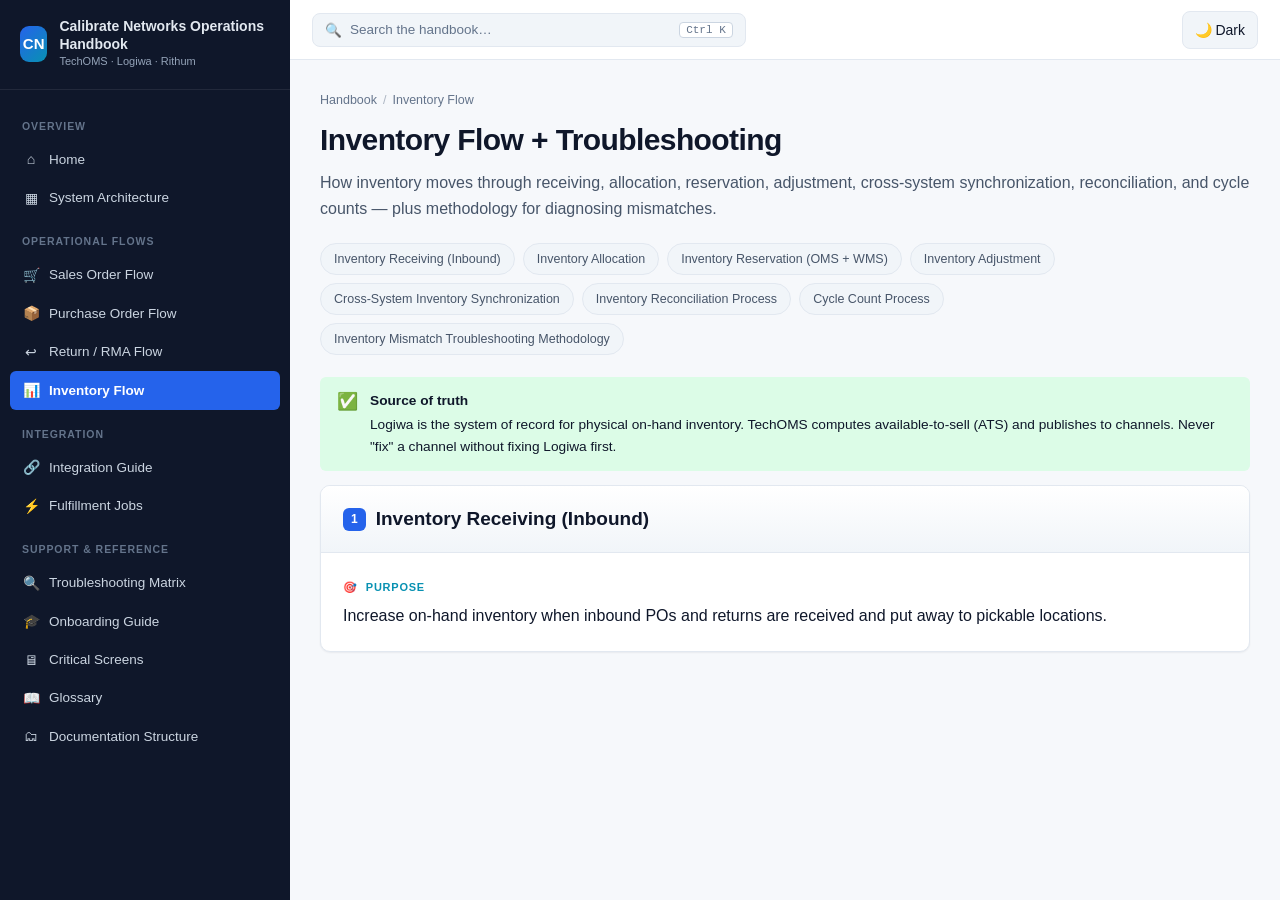
<file: pages/inventory.html>
<!DOCTYPE html>
<html lang="en">
<head>
  <meta charset="UTF-8" />
  <meta name="viewport" content="width=device-width, initial-scale=1.0" />
  <meta name="description" content="Inventory Flow + Troubleshooting — Calibrate Networks Operations & Troubleshooting Handbook" />
  <title>Inventory Flow + Troubleshooting | Calibrate Networks Operations Handbook</title>
  <link rel="icon" type="image/svg+xml" href="../assets/images/favicon.svg" />
  <link rel="stylesheet" href="../assets/css/global.css" />
</head>
<body data-page="inventory">
  <div class="app-shell">
    <aside class="sidebar" id="sidebar" aria-label="Main navigation">
      <div class="sidebar__brand">
        <div class="sidebar__brand-logo">CN</div>
        <div>
          <div class="sidebar__brand-title">Calibrate Networks Operations Handbook</div>
          <div class="sidebar__brand-sub">TechOMS · Logiwa · Rithum</div>
        </div>
      </div>
      <nav class="sidebar__nav">
    <div class="nav-group">
      <div class="nav-group__label">Overview</div>
      <a href="../index.html" class="nav-link">
        <span class="nav-link__icon" aria-hidden="true">⌂</span>
        <span>Home</span>
      </a>
      <a href="architecture.html" class="nav-link">
        <span class="nav-link__icon" aria-hidden="true">▦</span>
        <span>System Architecture</span>
      </a>
    </div>
    <div class="nav-group">
      <div class="nav-group__label">Operational Flows</div>
      <a href="sales-order.html" class="nav-link">
        <span class="nav-link__icon" aria-hidden="true">🛒</span>
        <span>Sales Order Flow</span>
      </a>
      <a href="purchase-order.html" class="nav-link">
        <span class="nav-link__icon" aria-hidden="true">📦</span>
        <span>Purchase Order Flow</span>
      </a>
      <a href="returns.html" class="nav-link">
        <span class="nav-link__icon" aria-hidden="true">↩</span>
        <span>Return / RMA Flow</span>
      </a>
      <a href="inventory.html" class="nav-link active">
        <span class="nav-link__icon" aria-hidden="true">📊</span>
        <span>Inventory Flow</span>
      </a>
    </div>
    <div class="nav-group">
      <div class="nav-group__label">Integration</div>
      <a href="integration.html" class="nav-link">
        <span class="nav-link__icon" aria-hidden="true">🔗</span>
        <span>Integration Guide</span>
      </a>
      <a href="fulfillment-jobs.html" class="nav-link">
        <span class="nav-link__icon" aria-hidden="true">⚡</span>
        <span>Fulfillment Jobs</span>
      </a>
    </div>
    <div class="nav-group">
      <div class="nav-group__label">Support & Reference</div>
      <a href="troubleshooting.html" class="nav-link">
        <span class="nav-link__icon" aria-hidden="true">🔍</span>
        <span>Troubleshooting Matrix</span>
      </a>
      <a href="onboarding.html" class="nav-link">
        <span class="nav-link__icon" aria-hidden="true">🎓</span>
        <span>Onboarding Guide</span>
      </a>
      <a href="critical-screens.html" class="nav-link">
        <span class="nav-link__icon" aria-hidden="true">🖥</span>
        <span>Critical Screens</span>
      </a>
      <a href="glossary.html" class="nav-link">
        <span class="nav-link__icon" aria-hidden="true">📖</span>
        <span>Glossary</span>
      </a>
      <a href="doc-structure.html" class="nav-link">
        <span class="nav-link__icon" aria-hidden="true">🗂</span>
        <span>Documentation Structure</span>
      </a>
    </div>
      </nav>
    </aside>

    <div class="scrim" id="scrim" aria-hidden="true"></div>

    <div class="main">
      <header class="topbar">
        <button type="button" class="topbar__menu-btn" id="menu-btn" aria-label="Open navigation">☰</button>
        <button type="button" class="topbar__search" id="search-open">
          <span aria-hidden="true">🔍</span>
          <span>Search the handbook…</span>
          <kbd>Ctrl K</kbd>
        </button>
        <div class="topbar__spacer"></div>
        <button type="button" class="theme-toggle" id="theme-toggle" aria-label="Toggle color theme" title="Toggle light / dark">🌙 Dark</button>
      </header>

      <main class="content" id="main">
<header>
<nav class="breadcrumbs" aria-label="Breadcrumb">
<span>Handbook</span>
<span class="sep">/</span>
<span>Inventory Flow</span>
</nav>

<h1 class="page-title">Inventory Flow + Troubleshooting</h1>

<p class="page-lead">How inventory moves through receiving, allocation, reservation, adjustment, cross-system synchronization, reconciliation, and cycle counts — plus methodology for diagnosing mismatches.</p>

<nav class="toc" aria-label="On this page">
<a href="#inventory-receiving">Inventory Receiving (Inbound)</a>
<a href="#inventory-allocation">Inventory Allocation</a>
<a href="#inventory-reservation">Inventory Reservation (OMS + WMS)</a>
<a href="#inventory-adjustment">Inventory Adjustment</a>
<a href="#inventory-sync">Cross-System Inventory Synchronization</a>
<a href="#inventory-reconciliation">Inventory Reconciliation Process</a>
<a href="#cycle-count">Cycle Count Process</a>
<a href="#mismatch-methodology">Inventory Mismatch Troubleshooting Methodology</a>
</nav>

</header>

<aside class="callout callout--tip">
<span class="callout__icon">✅</span>
<div>
<strong>Source of truth</strong>
<p>Logiwa is the system of record for physical on-hand inventory. TechOMS computes available-to-sell (ATS) and publishes to channels. Never &quot;fix&quot; a channel without fixing Logiwa first.</p>

</div>

</aside>

<section class="process" id="inventory-receiving">
<div class="process__head">
<h2 class="process__title">
<span class="process__num">1</span>Inventory Receiving (Inbound)</h2>

</div>

<div class="process__body">
<div class="field">
<div class="field__label">
<span>🎯</span>Purpose</div>

<p>Increase on-hand inventory when inbound POs and returns are received and put away to pickable locations.</p>

</div>
<!-- 
<div class="field">
<div class="field__label">
<span>💼</span>Business Objective</div>

<p>Accurately reflect physical stock so sales channels can sell without overselling.</p>

</div>

<div class="field">
<div class="field__label">
<span>🖥️</span>Systems Involved</div>

<div class="pill-row">
<span class="tag tag--logiwa">Logiwa</span>
<span class="tag tag--techoms">TechOMS</span>
</div>

</div>

<div class="field">
<div class="field__label">
<span>🔗</span>Flow Diagram</div>

<figure class="diagram">
  <img src="../assets/images/diagrams/inventory-1.png" onerror="this.onerror=null;this.src='../assets/images/diagrams/placeholder.svg'" alt="inventory 1" />
  <figcaption>Diagram screenshot — add <code>inventory-1.png</code> to <code>assets/images/diagrams/</code></figcaption>
</figure>

</div>

<div class="field">
<div class="field__label">
<span>👥</span>Step-by-Step Process</div>

<ol class="steps">
<li>
<div class="step-actor">Logiwa</div>

<span class="step-title">Receive transaction</span>
<div>Inbound qty recorded against PO or RMA.</div>

</li>

<li>
<div class="step-actor">Logiwa</div>

<span class="step-title">Putaway to pickable</span>
<div>Inventory moves from staging/quarantine to sellable location type.</div>

</li>

<li>
<div class="step-actor">Logiwa → TechOMS</div>

<span class="step-title">Inventory sync</span>
<div>On-hand snapshot pushed on schedule.</div>

</li>

</ol>

</div>

<div class="card-grid">
<div>
<div class="field">
<div class="field__label">
<span>⬇️</span>Input Data</div>

<ul class="clean">
<li>Receipt transactions</li>

<li>Location types</li>

<li>SKU master</li>

</ul>

</div>

</div>

<div>
<div class="field">
<div class="field__label">
<span>⬆️</span>Output Data</div>

<ul class="clean">
<li>Updated on-hand</li>

<li>TechOMS ATS</li>

</ul>

</div>

</div>

</div>

<div class="field">
<div class="field__label">
<span>🔄</span>Key Status Changes</div>

<div class="table-wrap">
<table class="data">
<thead>
<tr>
<th>System</th>
<th>From</th>
<th>To</th>
</tr>

</thead>

<tbody>
<tr>
<td>
<span class="tag tag--logiwa">Logiwa</span>
</td>
<td>
<code>On-hand N</code>
</td>
<td>
<code>On-hand N + received qty</code>
</td>
</tr>

</tbody>

</table>

</div>

</div>

<div class="field">
<div class="field__label">
<span>✔️</span>Validation Points</div>

<ul class="clean">
<li>Putaway complete</li>

<li>Only pickable locations count toward ATS</li>

<li>Sync job success</li>

</ul>

</div>

<div class="field">
<div class="field__label">
<span>📸</span>Screenshots Required</div>

<div class="shot">
<span class="shot__icon">🖼️</span>
<span>Logiwa inventory by SKU/location</span>
</div>

<div class="shot">
<span class="shot__icon">🖼️</span>
<span>TechOMS ATS for SKU</span>
</div>

</div>

<div class="field">
<div class="field__label">
<span>🚨</span>Common Errors, Root Causes &amp; Resolution</div>

<div class="error-card">
<div class="error-card__title">Received but ATS unchanged</div>

<dl>
<dt>Root Cause</dt>

<dd>Inventory in staging/non-pickable location or sync delay.</dd>

<dt>Debugging Steps</dt>

<dd>
<ol class="clean">
<li>Check location type</li>

<li>Verify putaway complete</li>

<li>Check sync job log</li>

</ol>

</dd>

<dt>Resolution</dt>

<dd>Complete putaway; re-run inventory sync.</dd>

</dl>

</div>

</div>

<div class="field">
<div class="field__label">
<span>📞</span>Escalation Path</div>

<ol class="clean">
<li>L1: location and sync check</li>

<li>Warehouse: putaway backlog</li>

<li>L2: sync connector</li>

</ol>

</div>

<div class="field">
<div class="field__label">
<span>⭐</span>Best Practices</div>

<ul class="clean">
<li>Same-day putaway SLA</li>

<li>Verify ATS after large receipts</li>

</ul>

</div>

</div>

</section>

<section class="process" id="inventory-allocation">
<div class="process__head">
<h2 class="process__title">
<span class="process__num">2</span>Inventory Allocation</h2>

</div>

<div class="process__body">
<div class="field">
<div class="field__label">
<span>🎯</span>Purpose</div>

<p>Reserve specific on-hand inventory against shipment orders so pickers are directed to correct locations.</p>

</div>

<div class="field">
<div class="field__label">
<span>💼</span>Business Objective</div>

<p>Prevent double-allocation of the same units and enable efficient directed picking.</p>

</div>

<div class="field">
<div class="field__label">
<span>🖥️</span>Systems Involved</div>

<div class="pill-row">
<span class="tag tag--logiwa">Logiwa</span>
</div>

</div>

<div class="field">
<div class="field__label">
<span>🔗</span>Flow Diagram</div>

<figure class="diagram">
  <img src="../assets/images/diagrams/inventory-2.png" onerror="this.onerror=null;this.src='../assets/images/diagrams/placeholder.svg'" alt="inventory 2" />
  <figcaption>Diagram screenshot — add <code>inventory-2.png</code> to <code>assets/images/diagrams/</code></figcaption>
</figure>

</div>

<div class="field">
<div class="field__label">
<span>👥</span>Step-by-Step Process</div>

<ol class="steps">
<li>
<div class="step-actor">Logiwa</div>

<span class="step-title">Allocation run</span>
<div>System selects inventory by strategy (FIFO, FEFO, zone). Reserves qty per line.</div>

</li>

<li>
<div class="step-actor">Logiwa</div>

<span class="step-title">Pick task generation</span>
<div>Tasks created with source location, SKU, qty.</div>

</li>

</ol>

</div>

<div class="card-grid">
<div>
<div class="field">
<div class="field__label">
<span>⬇️</span>Input Data</div>

<ul class="clean">
<li>Open shipment orders</li>

<li>On-hand by location</li>

<li>Allocation rules</li>

</ul>

</div>

</div>

<div>
<div class="field">
<div class="field__label">
<span>⬆️</span>Output Data</div>

<ul class="clean">
<li>Allocated lines</li>

<li>Pick tasks</li>

<li>Reduced available (not on-hand) qty</li>

</ul>

</div>

</div>

</div>

<div class="field">
<div class="field__label">
<span>🔄</span>Key Status Changes</div>

<div class="table-wrap">
<table class="data">
<thead>
<tr>
<th>System</th>
<th>From</th>
<th>To</th>
</tr>

</thead>

<tbody>
<tr>
<td>
<span class="tag tag--logiwa">Logiwa</span>
</td>
<td>
<code>Open order</code>
</td>
<td>
<code>Allocated</code>
</td>
</tr>

</tbody>

</table>

</div>

</div>

<div class="field">
<div class="field__label">
<span>✔️</span>Validation Points</div>

<ul class="clean">
<li>Allocation qty = order line qty (or short approved)</li>

<li>No negative available after allocation</li>

<li>Locations are pickable and not quarantine</li>

</ul>

</div>

<div class="field">
<div class="field__label">
<span>📸</span>Screenshots Required</div>

<div class="shot">
<span class="shot__icon">🖼️</span>
<span>Logiwa allocation detail</span>
</div>

<div class="shot">
<span class="shot__icon">🖼️</span>
<span>Available vs on-hand for SKU</span>
</div>

</div>

<div class="field">
<div class="field__label">
<span>🚨</span>Common Errors, Root Causes &amp; Resolution</div>

<div class="error-card">
<div class="error-card__title">Allocation failed — insufficient available</div>

<dl>
<dt>Root Cause</dt>

<dd>On-hand exists but already allocated to other orders, or in non-pickable location.</dd>

<dt>Debugging Steps</dt>

<dd>
<ol class="clean">
<li>Compare on-hand vs available for SKU</li>

<li>List open allocations for SKU</li>

<li>Check location types holding stock</li>

</ol>

</dd>

<dt>Resolution</dt>

<dd>Release stale allocations, transfer inventory, or short-ship per approval.</dd>

</dl>

</div>

</div>

<div class="field">
<div class="field__label">
<span>📞</span>Escalation Path</div>

<ol class="clean">
<li>L1: available vs on-hand analysis</li>

<li>Warehouse: release incorrect allocations</li>

<li>L2: allocation strategy config</li>

</ol>

</div>

<div class="field">
<div class="field__label">
<span>⭐</span>Best Practices</div>

<ul class="clean">
<li>Daily stale allocation report</li>

<li>FIFO for dated product</li>

</ul>

</div>

</div>

</section>

<section class="process" id="inventory-reservation">
<div class="process__head">
<h2 class="process__title">
<span class="process__num">3</span>Inventory Reservation (OMS + WMS)</h2>

</div>

<div class="process__body">
<div class="field">
<div class="field__label">
<span>🎯</span>Purpose</div>

<p>Soft-reserve inventory at OMS level and hard-allocate at WMS to prevent overselling across channels.</p>

</div>

<div class="field">
<div class="field__label">
<span>💼</span>Business Objective</div>

<p>Maintain accurate available-to-sell across Shopify and Rithum while warehouse executes picks.</p>

</div>

<div class="field">
<div class="field__label">
<span>🖥️</span>Systems Involved</div>

<div class="pill-row">
<span class="tag tag--techoms">TechOMS</span>
<span class="tag tag--logiwa">Logiwa</span>
</div>

</div>

<div class="field">
<div class="field__label">
<span>🔗</span>Flow Diagram</div>

<figure class="diagram">
  <img src="../assets/images/diagrams/inventory-3.png" onerror="this.onerror=null;this.src='../assets/images/diagrams/placeholder.svg'" alt="inventory 3" />
  <figcaption>Diagram screenshot — add <code>inventory-3.png</code> to <code>assets/images/diagrams/</code></figcaption>
</figure>

</div>

<div class="field">
<div class="field__label">
<span>👥</span>Step-by-Step Process</div>

<ol class="steps">
<li>
<div class="step-actor">TechOMS</div>

<span class="step-title">Soft reservation</span>
<div>On order release, ATS reduced by order qty before WMS export.</div>

</li>

<li>
<div class="step-actor">Logiwa</div>

<span class="step-title">Hard allocation</span>
<div>Specific units reserved at location level on export/allocation.</div>

</li>

<li>
<div class="step-actor">Both</div>

<span class="step-title">Release on ship or cancel</span>
<div>Reservation released when shipped; restored on cancel.</div>

</li>

</ol>

</div>

<div class="card-grid">
<div>
<div class="field">
<div class="field__label">
<span>⬇️</span>Input Data</div>

<ul class="clean">
<li>Order lines</li>

<li>ATS in TechOMS</li>

<li>On-hand in Logiwa</li>

</ul>

</div>

</div>

<div>
<div class="field">
<div class="field__label">
<span>⬆️</span>Output Data</div>

<ul class="clean">
<li>Reduced ATS</li>

<li>Allocated inventory</li>

</ul>

</div>

</div>

</div>

<div class="field">
<div class="field__label">
<span>🔄</span>Key Status Changes</div>

<div class="table-wrap">
<table class="data">
<thead>
<tr>
<th>System</th>
<th>From</th>
<th>To</th>
</tr>

</thead>

<tbody>
<tr>
<td>
<span class="tag tag--techoms">TechOMS</span>
</td>
<td>
<code>ATS X</code>
</td>
<td>
<code>ATS X - order qty</code>
</td>
</tr>

<tr>
<td>
<span class="tag tag--logiwa">Logiwa</span>
</td>
<td>
<code>Available Y</code>
</td>
<td>
<code>Available Y - order qty</code>
</td>
</tr>

</tbody>

</table>

</div>

</div>

<div class="field">
<div class="field__label">
<span>✔️</span>Validation Points</div>

<ul class="clean">
<li>ATS never negative in TechOMS</li>

<li>Sum of open order reservations + ATS ≈ Logiwa available</li>

<li>Cancelled orders release reservation in both systems</li>

</ul>

</div>

<div class="field">
<div class="field__label">
<span>📸</span>Screenshots Required</div>

<div class="shot">
<span class="shot__icon">🖼️</span>
<span>TechOMS ATS and open orders for SKU</span>
</div>

<div class="shot">
<span class="shot__icon">🖼️</span>
<span>Logiwa on-hand vs available</span>
</div>

</div>

<div class="field">
<div class="field__label">
<span>🚨</span>Common Errors, Root Causes &amp; Resolution</div>

<div class="error-card">
<div class="error-card__title">Oversell — ATS showed stock but allocation failed</div>

<dl>
<dt>Root Cause</dt>

<dd>ATS sync lag; TechOMS ATS higher than Logiwa available.</dd>

<dt>Debugging Steps</dt>

<dd>
<ol class="clean">
<li>Compare TechOMS ATS vs Logiwa available at incident time</li>

<li>Check last inventory sync timestamp</li>

<li>List orders reserving the SKU</li>

</ol>

</dd>

<dt>Resolution</dt>

<dd>Pause channel feed until reconciled; fix sync; backorder or cancel newest orders.</dd>

</dl>

</div>

</div>

<div class="field">
<div class="field__label">
<span>📞</span>Escalation Path</div>

<ol class="clean">
<li>L1: ATS vs available comparison</li>

<li>L2: reservation and sync config</li>

<li>Client: oversell communication</li>

</ol>

</div>

<div class="field">
<div class="field__label">
<span>⭐</span>Best Practices</div>

<ul class="clean">
<li>Safety stock buffer per channel</li>

<li>Alert when ATS vs Logiwa variance &gt; threshold</li>

</ul>

</div>

</div>

</section>

<section class="process" id="inventory-adjustment">
<div class="process__head">
<h2 class="process__title">
<span class="process__num">4</span>Inventory Adjustment</h2>

</div>

<div class="process__body">
<div class="field">
<div class="field__label">
<span>🎯</span>Purpose</div>

<p>Correct on-hand quantities for damage, loss, found stock, receiving corrections, or write-offs.</p>

</div>

<div class="field">
<div class="field__label">
<span>💼</span>Business Objective</div>

<p>Keep physical and system inventory aligned with auditable approval trail.</p>

</div>

<div class="field">
<div class="field__label">
<span>🖥️</span>Systems Involved</div>

<div class="pill-row">
<span class="tag tag--logiwa">Logiwa</span>
<span class="tag tag--techoms">TechOMS</span>
</div>

</div>

<div class="field">
<div class="field__label">
<span>🔗</span>Flow Diagram</div>

<figure class="diagram">
  <img src="../assets/images/diagrams/inventory-4.png" onerror="this.onerror=null;this.src='../assets/images/diagrams/placeholder.svg'" alt="inventory 4" />
  <figcaption>Diagram screenshot — add <code>inventory-4.png</code> to <code>assets/images/diagrams/</code></figcaption>
</figure>

</div>

<div class="field">
<div class="field__label">
<span>👥</span>Step-by-Step Process</div>

<ol class="steps">
<li>
<div class="step-actor">Operations</div>

<span class="step-title">Document reason</span>
<div>Damage, cycle count variance, receiving error, theft, etc.</div>

</li>

<li>
<div class="step-actor">Logiwa</div>

<span class="step-title">Post adjustment</span>
<div>Positive or negative qty change at location level.</div>

</li>

<li>
<div class="step-actor">Logiwa → TechOMS</div>

<span class="step-title">Sync upward</span>
<div>ATS updated on next inventory job.</div>

</li>

</ol>

</div>

<div class="card-grid">
<div>
<div class="field">
<div class="field__label">
<span>⬇️</span>Input Data</div>

<ul class="clean">
<li>Reason code</li>

<li>SKU, location, qty delta</li>

<li>Approver (if required)</li>

</ul>

</div>

</div>

<div>
<div class="field">
<div class="field__label">
<span>⬆️</span>Output Data</div>

<ul class="clean">
<li>Adjustment record</li>

<li>Updated on-hand</li>

<li>Updated ATS</li>

</ul>

</div>

</div>

</div>

<div class="field">
<div class="field__label">
<span>🔄</span>Key Status Changes</div>

<div class="table-wrap">
<table class="data">
<thead>
<tr>
<th>System</th>
<th>From</th>
<th>To</th>
</tr>

</thead>

<tbody>
<tr>
<td>
<span class="tag tag--logiwa">Logiwa</span>
</td>
<td>
<code>On-hand N</code>
</td>
<td>
<code>On-hand N ± delta</code>
</td>
</tr>

</tbody>

</table>

</div>

</div>

<div class="field">
<div class="field__label">
<span>✔️</span>Validation Points</div>

<ul class="clean">
<li>Reason code mandatory</li>

<li>Supervisor approval for adjustments above threshold</li>

<li>Channel ATS reflects change after sync</li>

<li>No adjustment without physical verification</li>

</ul>

</div>

<div class="field">
<div class="field__label">
<span>📸</span>Screenshots Required</div>

<div class="shot">
<span class="shot__icon">🖼️</span>
<span>Logiwa adjustment transaction</span>
</div>

<div class="shot">
<span class="shot__icon">🖼️</span>
<span>Approval email/ticket</span>
</div>

<div class="shot">
<span class="shot__icon">🖼️</span>
<span>Before/after on-hand</span>
</div>

</div>

<div class="field">
<div class="field__label">
<span>🚨</span>Common Errors, Root Causes &amp; Resolution</div>

<div class="error-card">
<div class="error-card__title">Adjustment made but ATS unchanged</div>

<dl>
<dt>Root Cause</dt>

<dd>Sync delay or adjusted non-reporting location.</dd>

<dt>Debugging Steps</dt>

<dd>
<ol class="clean">
<li>Verify location in sync scope</li>

<li>Check sync job</li>

</ol>

</dd>

<dt>Resolution</dt>

<dd>Re-run sync; move inventory to reporting location if needed.</dd>

</dl>

</div>

</div>

<div class="field">
<div class="field__label">
<span>📞</span>Escalation Path</div>

<ol class="clean">
<li>Supervisor: approval</li>

<li>Inventory control: large variances</li>

<li>Client: damage billing</li>

</ol>

</div>

<div class="field">
<div class="field__label">
<span>⭐</span>Best Practices</div>

<ul class="clean">
<li>Never adjust to match channel without physical count</li>

<li>Weekly adjustment summary review</li>

</ul>

</div>

</div>

</section>

<section class="process" id="inventory-sync">
<div class="process__head">
<h2 class="process__title">
<span class="process__num">5</span>Cross-System Inventory Synchronization</h2>

</div>

<div class="process__body">
<div class="field">
<div class="field__label">
<span>🎯</span>Purpose</div>

<p>Keep Logiwa on-hand, TechOMS ATS, Shopify, and Rithum (846) inventory feeds aligned.</p>

</div>

<div class="field">
<div class="field__label">
<span>💼</span>Business Objective</div>

<p>Prevent overselling and underselling across all channels with predictable sync latency.</p>

</div>

<div class="field">
<div class="field__label">
<span>🖥️</span>Systems Involved</div>

<div class="pill-row">
<span class="tag tag--logiwa">Logiwa</span>
<span class="tag tag--techoms">TechOMS</span>
<span class="tag tag--shopify">Shopify</span>
<span class="tag tag--rithum">Rithum</span>
</div>

</div>

<div class="field">
<div class="field__label">
<span>🔗</span>Flow Diagram</div>

<figure class="diagram">
  <img src="../assets/images/diagrams/inventory-5.png" onerror="this.onerror=null;this.src='../assets/images/diagrams/placeholder.svg'" alt="inventory 5" />
  <figcaption>Diagram screenshot — add <code>inventory-5.png</code> to <code>assets/images/diagrams/</code></figcaption>
</figure>

</div>

<div class="field">
<div class="field__label">
<span>👥</span>Step-by-Step Process</div>

<ol class="steps">
<li>
<div class="step-actor">Logiwa → TechOMS</div>

<span class="step-title">On-hand snapshot</span>
<div>Scheduled job sends per-SKU on-hand by warehouse.</div>

</li>

<li>
<div class="step-actor">TechOMS</div>

<span class="step-title">ATS calculation</span>
<div>ATS = on-hand - reservations - safety stock - holds (per config).</div>

</li>

<li>
<div class="step-actor">TechOMS → Channels</div>

<span class="step-title">Publish</span>
<div>Shopify inventory API and Rithum 846 feed update channel availability.</div>

</li>

</ol>

</div>

<div class="card-grid">
<div>
<div class="field">
<div class="field__label">
<span>⬇️</span>Input Data</div>

<ul class="clean">
<li>Logiwa on-hand by SKU/warehouse</li>

<li>Reservation data</li>

<li>Safety stock rules</li>

<li>Channel mappings</li>

</ul>

</div>

</div>

<div>
<div class="field">
<div class="field__label">
<span>⬆️</span>Output Data</div>

<ul class="clean">
<li>TechOMS ATS</li>

<li>Shopify variant inventory</li>

<li>Rithum 846 documents</li>

</ul>

</div>

</div>

</div>

<div class="field">
<div class="field__label">
<span>✔️</span>Validation Points</div>

<ul class="clean">
<li>Sync jobs running on schedule — no gaps &gt; 2x interval</li>

<li>ATS ≤ Logiwa available for each SKU</li>

<li>Channel inventory matches TechOMS ATS within tolerance</li>

<li>846 accepted by Rithum without rejection</li>

</ul>

</div>

<div class="field">
<div class="field__label">
<span>📸</span>Screenshots Required</div>

<div class="shot">
<span class="shot__icon">🖼️</span>
<span>Logiwa vs TechOMS side-by-side for sample SKUs</span>
</div>

<div class="shot">
<span class="shot__icon">🖼️</span>
<span>TechOMS inventory job log</span>
</div>

<div class="shot">
<span class="shot__icon">🖼️</span>
<span>Shopify inventory level</span>
</div>

<div class="shot">
<span class="shot__icon">🖼️</span>
<span>Rithum 846 transmission log</span>
</div>

</div>

<div class="field">
<div class="field__label">
<span>🚨</span>Common Errors, Root Causes &amp; Resolution</div>

<div class="error-card">
<div class="error-card__title">Channel shows stock but warehouse cannot allocate</div>

<dl>
<dt>Root Cause</dt>

<dd>ATS inflated vs Logiwa; stale sync or missing reservation logic.</dd>

<dt>Debugging Steps</dt>

<dd>
<ol class="clean">
<li>Compare all three systems</li>

<li>Check sync timestamps</li>

<li>Review safety stock settings</li>

</ol>

</dd>

<dt>Resolution</dt>

<dd>Pause channel feed; reconcile Logiwa; force sync; restore feed.</dd>

</dl>

</div>

<div class="error-card">
<div class="error-card__title">846 rejected by Rithum</div>

<dl>
<dt>Root Cause</dt>

<dd>Invalid retailer SKU mapping, bad qty, or format non-compliance.</dd>

<dt>Debugging Steps</dt>

<dd>
<ol class="clean">
<li>Read 846 rejection reason</li>

<li>Verify retailer SKU cross-ref</li>

<li>Check qty not negative</li>

</ol>

</dd>

<dt>Resolution</dt>

<dd>Fix mapping; resend 846; verify retailer portal updated.</dd>

</dl>

</div>

</div>

<div class="field">
<div class="field__label">
<span>📞</span>Escalation Path</div>

<ol class="clean">
<li>L1: three-way compare</li>

<li>L2: sync connector and ATS rules</li>

<li>EDI team: 846 issues</li>

</ol>

</div>

<div class="field">
<div class="field__label">
<span>⭐</span>Best Practices</div>

<ul class="clean">
<li>Monitor sync job failures with paging</li>

<li>Daily ATS variance report top 20 SKUs</li>

<li>Document safety stock per client</li>

</ul>

</div>

</div>

</section>

<section class="process" id="inventory-reconciliation">
<div class="process__head">
<h2 class="process__title">
<span class="process__num">6</span>Inventory Reconciliation Process</h2>

</div>

<div class="process__body">
<div class="field">
<div class="field__label">
<span>🎯</span>Purpose</div>

<p>Systematically identify and resolve inventory discrepancies between Logiwa, TechOMS, and channels.</p>

</div>

<div class="field">
<div class="field__label">
<span>💼</span>Business Objective</div>

<p>Maintain inventory accuracy above client SLA (typically 98%+) and prevent recurring drift.</p>

</div>

<div class="field">
<div class="field__label">
<span>🖥️</span>Systems Involved</div>

<div class="pill-row">
<span class="tag tag--logiwa">Logiwa</span>
<span class="tag tag--techoms">TechOMS</span>
<span class="tag tag--shopify">Shopify</span>
<span class="tag tag--rithum">Rithum</span>
</div>

</div>

<div class="field">
<div class="field__label">
<span>🔗</span>Flow Diagram</div>

<figure class="diagram">
  <img src="../assets/images/diagrams/inventory-6.png" onerror="this.onerror=null;this.src='../assets/images/diagrams/placeholder.svg'" alt="inventory 6" />
  <figcaption>Diagram screenshot — add <code>inventory-6.png</code> to <code>assets/images/diagrams/</code></figcaption>
</figure>

</div>

<div class="field">
<div class="field__label">
<span>👥</span>Step-by-Step Process</div>

<ol class="steps">
<li>
<div class="step-actor">Operations</div>

<span class="step-title">Export snapshots</span>
<div>Pull on-hand from Logiwa, ATS from TechOMS, channel qty for same timestamp window.</div>

</li>

<li>
<div class="step-actor">Operations</div>

<span class="step-title">Compare and flag</span>
<div>Flag SKUs where variance exceeds threshold (e.g. ±2 units or ±1%).</div>

</li>

<li>
<div class="step-actor">Operations</div>

<span class="step-title">Root cause analysis</span>
<div>Trace receipts, shipments, adjustments, sync gaps for flagged SKUs.</div>

</li>

<li>
<div class="step-actor">Logiwa</div>

<span class="step-title">Correct at source</span>
<div>Physical count if needed; adjustment in Logiwa; then re-sync.</div>

</li>

</ol>

</div>

<div class="card-grid">
<div>
<div class="field">
<div class="field__label">
<span>⬇️</span>Input Data</div>

<ul class="clean">
<li>Inventory snapshots from all systems</li>

<li>Variance threshold config</li>

<li>Transaction history</li>

</ul>

</div>

</div>

<div>
<div class="field">
<div class="field__label">
<span>⬆️</span>Output Data</div>

<ul class="clean">
<li>Reconciliation report</li>

<li>Corrective adjustments</li>

<li>Aligned ATS</li>

</ul>

</div>

</div>

</div>

<div class="field">
<div class="field__label">
<span>✔️</span>Validation Points</div>

<ul class="clean">
<li>Reconciliation run at least weekly per client</li>

<li>Every variance has documented root cause</li>

<li>Corrections made in Logiwa before channel</li>

<li>Post-fix variance within threshold</li>

</ul>

</div>

<div class="field">
<div class="field__label">
<span>📸</span>Screenshots Required</div>

<div class="shot">
<span class="shot__icon">🖼️</span>
<span>Reconciliation spreadsheet/report</span>
</div>

<div class="shot">
<span class="shot__icon">🖼️</span>
<span>Transaction history for variance SKU</span>
</div>

<div class="shot">
<span class="shot__icon">🖼️</span>
<span>Post-fix comparison</span>
</div>

</div>

<div class="field">
<div class="field__label">
<span>🚨</span>Common Errors, Root Causes &amp; Resolution</div>

<div class="error-card">
<div class="error-card__title">Recurring variance on same SKU</div>

<dl>
<dt>Root Cause</dt>

<dd>Systemic issue: sync failure, pick not confirmed, duplicate SKU mapping, or theft.</dd>

<dt>Debugging Steps</dt>

<dd>
<ol class="clean">
<li>30-day transaction history</li>

<li>Check pick/ship confirm integrity</li>

<li>Review SKU aliases</li>

</ol>

</dd>

<dt>Resolution</dt>

<dd>Fix systemic issue; cycle count SKU; add to watchlist.</dd>

</dl>

</div>

</div>

<div class="field">
<div class="field__label">
<span>📞</span>Escalation Path</div>

<ol class="clean">
<li>Inventory control: physical count</li>

<li>L2: sync connector</li>

<li>Client: shrink/theft investigation</li>

</ol>

</div>

<div class="field">
<div class="field__label">
<span>⭐</span>Best Practices</div>

<ul class="clean">
<li>Weekly reconciliation minimum</li>

<li>ABC analysis — daily check on A SKUs</li>

<li>Never adjust channel directly</li>

</ul>

</div>

</div>

</section>

<section class="process" id="cycle-count">
<div class="process__head">
<h2 class="process__title">
<span class="process__num">7</span>Cycle Count Process</h2>

</div>

<div class="process__body">
<div class="field">
<div class="field__label">
<span>🎯</span>Purpose</div>

<p>Periodically count physical inventory in locations to verify system accuracy and correct drift.</p>

</div>

<div class="field">
<div class="field__label">
<span>💼</span>Business Objective</div>

<p>Catch inventory errors before they cause oversells, mis-picks, or client billing disputes.</p>

</div>

<div class="field">
<div class="field__label">
<span>🖥️</span>Systems Involved</div>

<div class="pill-row">
<span class="tag tag--logiwa">Logiwa</span>
</div>

</div>

<div class="field">
<div class="field__label">
<span>🔗</span>Flow Diagram</div>

<figure class="diagram">
  <img src="../assets/images/diagrams/inventory-7.png" onerror="this.onerror=null;this.src='../assets/images/diagrams/placeholder.svg'" alt="inventory 7" />
  <figcaption>Diagram screenshot — add <code>inventory-7.png</code> to <code>assets/images/diagrams/</code></figcaption>
</figure>

</div>

<div class="field">
<div class="field__label">
<span>👥</span>Step-by-Step Process</div>

<ol class="steps">
<li>
<div class="step-actor">Logiwa</div>

<span class="step-title">Generate count plan</span>
<div>ABC-based schedule: A items counted frequently, C items less often.</div>

</li>

<li>
<div class="step-actor">Warehouse</div>

<span class="step-title">Execute count</span>
<div>Blind count — counter does not see expected qty until after entry.</div>

</li>

<li>
<div class="step-actor">Logiwa</div>

<span class="step-title">Variance resolution</span>
<div>Recount if over tolerance; adjustment with reason if confirmed.</div>

</li>

</ol>

</div>

<div class="card-grid">
<div>
<div class="field">
<div class="field__label">
<span>⬇️</span>Input Data</div>

<ul class="clean">
<li>Count schedule</li>

<li>Location/SKU assignments</li>

<li>Physical count results</li>

</ul>

</div>

</div>

<div>
<div class="field">
<div class="field__label">
<span>⬆️</span>Output Data</div>

<ul class="clean">
<li>Count completion</li>

<li>Adjustments</li>

<li>Accuracy metrics</li>

</ul>

</div>

</div>

</div>

<div class="field">
<div class="field__label">
<span>🔄</span>Key Status Changes</div>

<div class="table-wrap">
<table class="data">
<thead>
<tr>
<th>System</th>
<th>From</th>
<th>To</th>
</tr>

</thead>

<tbody>
<tr>
<td>
<span class="tag tag--logiwa">Logiwa</span>
</td>
<td>
<code>On-hand system</code>
</td>
<td>
<code>On-hand actual</code>
</td>
</tr>

</tbody>

</table>

</div>

</div>

<div class="field">
<div class="field__label">
<span>✔️</span>Validation Points</div>

<ul class="clean">
<li>Blind count procedure followed</li>

<li>Recount before adjustment if variance &gt; tolerance</li>

<li>Supervisor approves adjustments</li>

</ul>

</div>

<div class="field">
<div class="field__label">
<span>📸</span>Screenshots Required</div>

<div class="shot">
<span class="shot__icon">🖼️</span>
<span>Logiwa cycle count task</span>
</div>

<div class="shot">
<span class="shot__icon">🖼️</span>
<span>Variance report</span>
</div>

<div class="shot">
<span class="shot__icon">🖼️</span>
<span>Adjustment record</span>
</div>

</div>

<div class="field">
<div class="field__label">
<span>🚨</span>Common Errors, Root Causes &amp; Resolution</div>

<div class="error-card">
<div class="error-card__title">Large cycle count variance</div>

<dl>
<dt>Root Cause</dt>

<dd>Mis-pick not caught, putaway error, theft, or receiving error.</dd>

<dt>Debugging Steps</dt>

<dd>
<ol class="clean">
<li>Pull 30-day moves for location</li>

<li>Check recent picks and receipts</li>

<li>Interview warehouse staff</li>

</ol>

</dd>

<dt>Resolution</dt>

<dd>Adjust after recount; investigate root cause; retrain if procedural.</dd>

</dl>

</div>

</div>

<div class="field">
<div class="field__label">
<span>📞</span>Escalation Path</div>

<ol class="clean">
<li>Inventory control supervisor</li>

<li>Client: significant shrink notification</li>

</ol>

</div>

<div class="field">
<div class="field__label">
<span>⭐</span>Best Practices</div>

<ul class="clean">
<li>Count during low-activity windows</li>

<li>Do not count during active pick of same location</li>

<li>Track accuracy % monthly</li>

</ul>

</div>

</div>

</section>

<section class="process" id="mismatch-methodology">
<div class="process__head">
<h2 class="process__title">
<span class="process__num">8</span>Inventory Mismatch Troubleshooting Methodology</h2>

</div>

<div class="process__body">
<div class="field">
<div class="field__label">
<span>🎯</span>Purpose</div>

<p>Provide a repeatable methodology for diagnosing inventory discrepancies across the full stack.</p>

</div>

<div class="field">
<div class="field__label">
<span>💼</span>Business Objective</div>

<p>Reduce mean-time-to-resolution for inventory incidents and prevent repeat occurrences.</p>

</div>

<div class="field">
<div class="field__label">
<span>🖥️</span>Systems Involved</div>

<div class="pill-row">
<span class="tag tag--logiwa">Logiwa</span>
<span class="tag tag--techoms">TechOMS</span>
<span class="tag tag--shopify">Shopify</span>
<span class="tag tag--rithum">Rithum</span>
</div>

</div>

<div class="field">
<div class="field__label">
<span>🔗</span>Flow Diagram</div>

<figure class="diagram">
  <img src="../assets/images/diagrams/inventory-8.png" onerror="this.onerror=null;this.src='../assets/images/diagrams/placeholder.svg'" alt="inventory 8" />
  <figcaption>Diagram screenshot — add <code>inventory-8.png</code> to <code>assets/images/diagrams/</code></figcaption>
</figure>

</div>

<div class="field">
<div class="field__label">
<span>👥</span>Step-by-Step Process</div>

<ol class="steps">
<li>
<div class="step-actor">L1 Support</div>

<span class="step-title">Confirm the problem</span>
<div>What SKU, which client, which systems disagree, when noticed?</div>

</li>

<li>
<div class="step-actor">L1 Support</div>

<span class="step-title">Logiwa first</span>
<div>On-hand, available, allocated, location breakdown.</div>

</li>

<li>
<div class="step-actor">L1 Support</div>

<span class="step-title">Trace transactions</span>
<div>Receipts, ships, adjustments, counts in the relevant window.</div>

</li>

<li>
<div class="step-actor">L1 Support</div>

<span class="step-title">Check sync</span>
<div>Last successful inventory job timestamps and errors.</div>

</li>

<li>
<div class="step-actor">L1 Support</div>

<span class="step-title">Fix and verify</span>
<div>Correct in Logiwa; force sync; verify all channels within 2 sync cycles.</div>

</li>

</ol>

</div>

<div class="card-grid">
<div>
<div class="field">
<div class="field__label">
<span>⬇️</span>Input Data</div>

<ul class="clean">
<li>SKU</li>

<li>Client</li>

<li>Symptom description</li>

<li>Timestamp when first noticed</li>

</ul>

</div>

</div>

<div>
<div class="field">
<div class="field__label">
<span>⬆️</span>Output Data</div>

<ul class="clean">
<li>Root cause documented</li>

<li>Corrected inventory</li>

<li>Preventive action item</li>

</ul>

</div>

</div>

</div>

<div class="field">
<div class="field__label">
<span>✔️</span>Validation Points</div>

<ul class="clean">
<li>All 9 steps completed</li>

<li>Post-fix three-way match</li>

<li>Ticket documents root cause category</li>

</ul>

</div>

<div class="field">
<div class="field__label">
<span>📸</span>Screenshots Required</div>

<div class="shot">
<span class="shot__icon">🖼️</span>
<span>Each methodology step output</span>
</div>

<div class="shot">
<span class="shot__icon">🖼️</span>
<span>Final three-way match screenshot</span>
</div>

</div>

<div class="field">
<div class="field__label">
<span>🚨</span>Common Errors, Root Causes &amp; Resolution</div>

<div class="error-card">
<div class="error-card__title">Phantom inventory — ATS &gt; 0 but warehouse empty</div>

<dl>
<dt>Root Cause</dt>

<dd>Ship confirm not processed, adjustment missing, or inventory in wrong client account.</dd>

<dt>Debugging Steps</dt>

<dd>
<ol class="clean">
<li>Physical verification</li>

<li>Unshipped orders still reserving</li>

<li>Search all locations including staging</li>

</ol>

</dd>

<dt>Resolution</dt>

<dd>Zero out after physical confirm; fix ship confirm backlog.</dd>

</dl>

</div>

<div class="error-card">
<div class="error-card__title">Negative available in Logiwa</div>

<dl>
<dt>Root Cause</dt>

<dd>Over-allocation or pick confirm without allocation.</dd>

<dt>Debugging Steps</dt>

<dd>
<ol class="clean">
<li>List allocations vs picks</li>

<li>Check for manual inventory moves</li>

</ol>

</dd>

<dt>Resolution</dt>

<dd>Release stale allocations; correct pick transactions.</dd>

</dl>

</div>

</div>

<div class="field">
<div class="field__label">
<span>📞</span>Escalation Path</div>

<ol class="clean">
<li>L1: complete methodology steps 1-7</li>

<li>Inventory control: physical count (step 2 confirmation)</li>

<li>L2: sync connector and ATS rules</li>

<li>Client: shrink, product launch issues</li>

</ol>

</div>

<div class="field">
<div class="field__label">
<span>⭐</span>Best Practices</div>

<ul class="clean">
<li>Always Logiwa first — never channel first</li>

<li>Categorize root causes for monthly trending</li>

<li>Add recurring SKUs to enhanced monitoring</li>

</ul>

</div>

</div>

</section>
      </main>
    </div>

    <div class="search-overlay" id="search-overlay" hidden>
      <div class="search-box" role="dialog" aria-label="Search handbook">
        <input type="search" class="search-box__input" id="search-input" placeholder="Search processes, errors, systems, EDI docs…" autocomplete="off" />
        <div class="search-results" id="search-results"></div>
      </div>
    </div>
  </div>

  <script src="../assets/js/search-index.js"></script>
  <script src="../assets/js/app.js"></script> -->
</body>
</html>
</file>
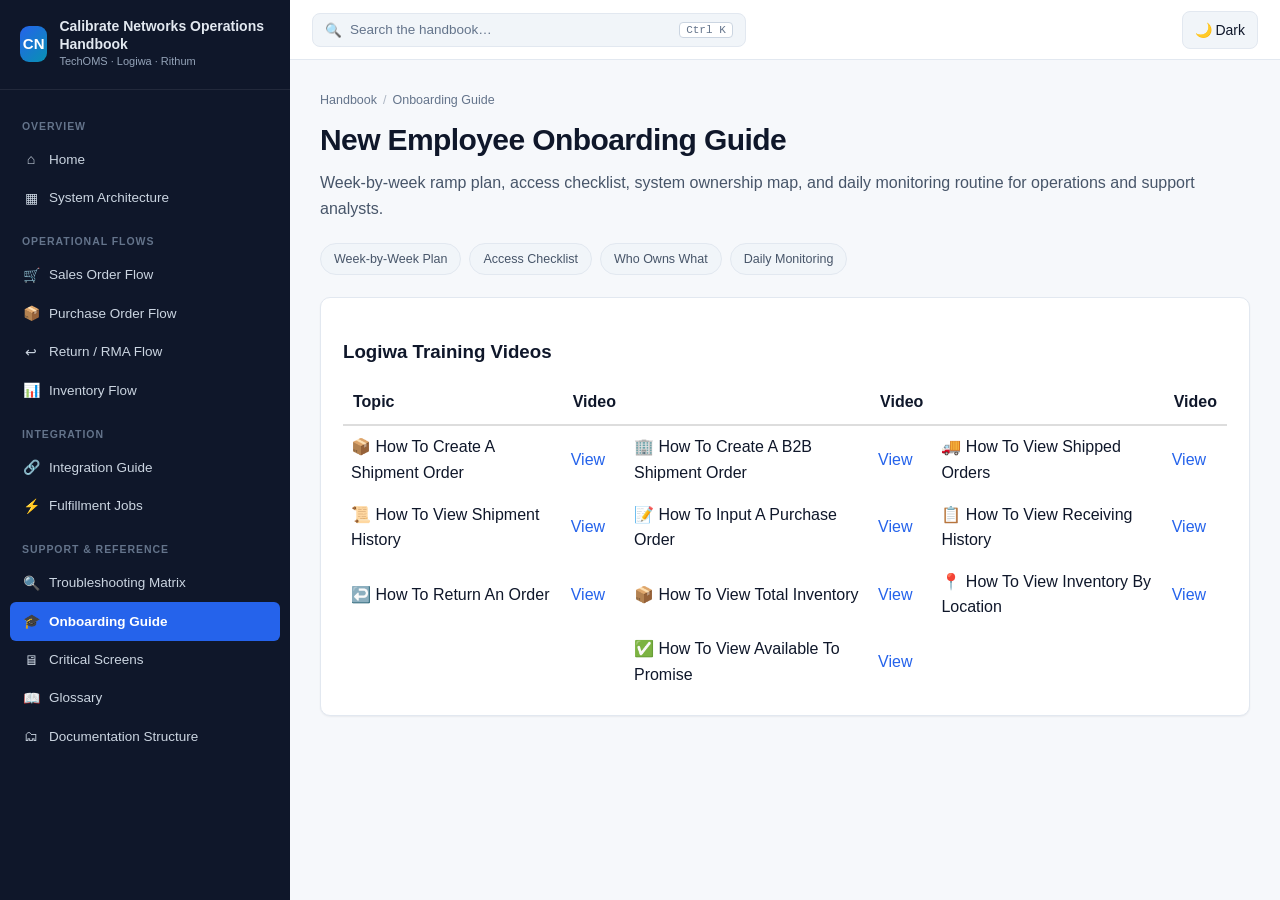
<file: pages/onboarding.html>
<!DOCTYPE html>
<html lang="en">
<head>
  <meta charset="UTF-8" />
  <meta name="viewport" content="width=device-width, initial-scale=1.0" />
  <meta name="description" content="Onboarding Guide — Calibrate Networks Operations & Troubleshooting Handbook" />
  <title>Onboarding Guide | Calibrate Networks Operations Handbook</title>
  <link rel="icon" type="image/svg+xml" href="../assets/images/favicon.svg" />
  <link rel="stylesheet" href="../assets/css/global.css" />
</head>
<body data-page="onboarding">
  <div class="app-shell">
    <aside class="sidebar" id="sidebar" aria-label="Main navigation">
      <div class="sidebar__brand">
        <div class="sidebar__brand-logo">CN</div>
        <div>
          <div class="sidebar__brand-title">Calibrate Networks Operations Handbook</div>
          <div class="sidebar__brand-sub">TechOMS · Logiwa · Rithum</div>
        </div>
      </div>
      <nav class="sidebar__nav">
    <div class="nav-group">
      <div class="nav-group__label">Overview</div>
      <a href="../index.html" class="nav-link">
        <span class="nav-link__icon" aria-hidden="true">⌂</span>
        <span>Home</span>
      </a>
      <a href="architecture.html" class="nav-link">
        <span class="nav-link__icon" aria-hidden="true">▦</span>
        <span>System Architecture</span>
      </a>
    </div>
    <div class="nav-group">
      <div class="nav-group__label">Operational Flows</div>
      <a href="sales-order.html" class="nav-link">
        <span class="nav-link__icon" aria-hidden="true">🛒</span>
        <span>Sales Order Flow</span>
      </a>
      <a href="purchase-order.html" class="nav-link">
        <span class="nav-link__icon" aria-hidden="true">📦</span>
        <span>Purchase Order Flow</span>
      </a>
      <a href="returns.html" class="nav-link">
        <span class="nav-link__icon" aria-hidden="true">↩</span>
        <span>Return / RMA Flow</span>
      </a>
      <a href="inventory.html" class="nav-link">
        <span class="nav-link__icon" aria-hidden="true">📊</span>
        <span>Inventory Flow</span>
      </a>
    </div>
    <div class="nav-group">
      <div class="nav-group__label">Integration</div>
      <a href="integration.html" class="nav-link">
        <span class="nav-link__icon" aria-hidden="true">🔗</span>
        <span>Integration Guide</span>
      </a>
      <a href="fulfillment-jobs.html" class="nav-link">
        <span class="nav-link__icon" aria-hidden="true">⚡</span>
        <span>Fulfillment Jobs</span>
      </a>
    </div>
    <div class="nav-group">
      <div class="nav-group__label">Support & Reference</div>
      <a href="troubleshooting.html" class="nav-link">
        <span class="nav-link__icon" aria-hidden="true">🔍</span>
        <span>Troubleshooting Matrix</span>
      </a>
      <a href="onboarding.html" class="nav-link active">
        <span class="nav-link__icon" aria-hidden="true">🎓</span>
        <span>Onboarding Guide</span>
      </a>
      <a href="critical-screens.html" class="nav-link">
        <span class="nav-link__icon" aria-hidden="true">🖥</span>
        <span>Critical Screens</span>
      </a>
      <a href="glossary.html" class="nav-link">
        <span class="nav-link__icon" aria-hidden="true">📖</span>
        <span>Glossary</span>
      </a>
      <a href="doc-structure.html" class="nav-link">
        <span class="nav-link__icon" aria-hidden="true">🗂</span>
        <span>Documentation Structure</span>
      </a>
    </div>
      </nav>
    </aside>

    <div class="scrim" id="scrim" aria-hidden="true"></div>

    <div class="main">
      <header class="topbar">
        <button type="button" class="topbar__menu-btn" id="menu-btn" aria-label="Open navigation">☰</button>
        <button type="button" class="topbar__search" id="search-open">
          <span aria-hidden="true">🔍</span>
          <span>Search the handbook…</span>
          <kbd>Ctrl K</kbd>
        </button>
        <div class="topbar__spacer"></div>
        <button type="button" class="theme-toggle" id="theme-toggle" aria-label="Toggle color theme" title="Toggle light / dark">🌙 Dark</button>
      </header>

      <main class="content" id="main">
<header>
<nav class="breadcrumbs" aria-label="Breadcrumb">
<span>Handbook</span>
<span class="sep">/</span>
<span>Onboarding Guide</span>
</nav>

<h1 class="page-title">New Employee Onboarding Guide</h1>

<p class="page-lead">Week-by-week ramp plan, access checklist, system ownership map, and daily monitoring routine for operations and support analysts.</p>

<nav class="toc" aria-label="On this page">
<a href="#weeks">Week-by-Week Plan</a>
<a href="#access">Access Checklist</a>
<a href="#ownership">Who Owns What</a>
<a href="#daily">Daily Monitoring</a>
</nav>

</header>

<article class="card">
  <h3 style="font-weight:600;margin-bottom:12px;">Logiwa Training Videos</h3>

  <table style="width:100%; border-collapse:collapse;">
  
    <thead>
  
      <tr>
  
        <th style="padding:10px; text-align:left; border-bottom:2px solid #ddd;">Topic</th>
        <th style="padding:10px; text-align:left; border-bottom:2px solid #ddd;">Video</th>
        <th style="padding:10px; text-align:left; border-bottom:2px solid #ddd;"></th>
        <th style="padding:10px; text-align:left; border-bottom:2px solid #ddd;">Video</th>
        <th style="padding:10px; text-align:left; border-bottom:2px solid #ddd;"></th>
        <th style="padding:10px; text-align:left; border-bottom:2px solid #ddd;">Video</th>
      </tr>
    </thead>
    <tbody>
  
      <tr>
  
        <td style="padding:8px;">📦 How To Create A Shipment Order</td>
  
        <td style="padding:8px;"><a href="https://share.birdie.so/i/ABEhjOO3" target="_blank">View</a></td>
  
        <td style="padding:8px;">🏢 How To Create A B2B Shipment Order</td>
  
        <td style="padding:8px;"><a href="https://share.birdie.so/i/p9JUYjj2" target="_blank">View</a></td>
        <td style="padding:8px;">🚚 How To View Shipped Orders</td>
  
        <td style="padding:8px;"><a href="https://share.birdie.so/i/rdkfeNAk" target="_blank">View</a></td>
      </tr>
  
      <tr>

        <td style="padding:8px;">📜 How To View Shipment History</td>
  
        <td style="padding:8px;"><a href="https://share.birdie.so/i/mw9TQAd9" target="_blank">View</a></td>
  
        <td style="padding:8px;">📝 How To Input A Purchase Order</td>
  
        <td style="padding:8px;"><a href="https://share.birdie.so/i/G4yiQA7O" target="_blank">View</a></td>
  
        <td style="padding:8px;">📋 How To View Receiving History</td>
  
        <td style="padding:8px;"><a href="https://share.birdie.so/i/7R7HwXrq" target="_blank">View</a></td>
  
      </tr>
  
      <tr>
  
        <td style="padding:8px;">↩️ How To Return An Order</td>
  
        <td style="padding:8px;"><a href="https://share.birdie.so/i/4m6taAK2" target="_blank">View</a></td>

        <td style="padding:8px;">📦 How To View Total Inventory</td>
  
        <td style="padding:8px;"><a href="https://share.birdie.so/i/lWVSwZwJ" target="_blank">View</a></td>
  
        <td style="padding:8px;">📍 How To View Inventory By Location</td>
  
        <td style="padding:8px;"><a href="https://share.birdie.so/i/dNyhvGQN" target="_blank">View</a></td>
      </tr>
  
      <tr>
        <td></td>
        <td></td>
        <td style="padding:8px;">✅ How To View Available To Promise</td>
  
        <td style="padding:8px;"><a href="https://share.birdie.so/i/K72HGDma" target="_blank">View</a></td>
  
      </tr>
  
    </tbody>
  
  </table>
  
  </article>
<!-- 
<aside class="callout callout--tip">
<span class="callout__icon">✅</span>
<div>
<strong>Your first day</strong>
<p>Read <a href="architecture.html">System Architecture</a>, complete the <a href="#access">Access Checklist</a> with your manager, then shadow one live ticket end-to-end.</p>

</div>

</aside>

<h2 class="section-h" id="weeks">Week-by-Week Ramp Plan</h2>

<article class="card">
<h3 class="sub-h">Week 1: Foundations — Learn the Stack</h3>

<p style="font-weight:600;margin-bottom:8px">Goals</p>

<ul class="clean">
<li>Understand what each system does and does not do</li>

<li>Navigate critical screens in TechOMS, Logiwa, and Rithum</li>

<li>Trace a sample DTC order end-to-end on paper</li>

</ul>

<p style="font-weight:600;margin-bottom:8px">Tasks</p>

<ul class="clean">
<li>Read System Architecture and Sales Order Flow sections in this handbook</li>

<li>Complete access checklist (below) with your manager</li>

<li>Shadow a senior analyst on 3 live support tickets</li>

<li>Draw the order flow from memory — review with mentor</li>

<li>Complete glossary quiz (self-test: define OMS, WMS, ATS, ASN, 850, 856)</li>

</ul>

</article>

<article class="card">
<h3 class="sub-h">Week 2: Hands-On — First-Level Troubleshooting</h3>

<p style="font-weight:600;margin-bottom:8px">Goals</p>

<ul class="clean">
<li>Perform independent order lookup across all systems</li>

<li>Use the troubleshooting matrix for triage</li>

<li>Handle simple import/sync failures with runbook</li>

</ul>

<p style="font-weight:600;margin-bottom:8px">Tasks</p>

<ul class="clean">
<li>Resolve 5 supervised tickets using the Sales Order debugging steps</li>

<li>Run daily monitoring routine (below) with mentor review</li>

<li>Practice global search (Ctrl+K) to find process docs quickly</li>

<li>Document one incident with screenshots from each system</li>

<li>Review Purchase Order and Returns flows</li>

</ul>

</article>

<article class="card">
<h3 class="sub-h">Week 3: Depth — Inventory &amp; Integration</h3>

<p style="font-weight:600;margin-bottom:8px">Goals</p>

<ul class="clean">
<li>Diagnose inventory mismatches using the 9-step methodology</li>

<li>Understand EDI document flow and retailer SLAs</li>

<li>Configure-aware: know where sync jobs live</li>

</ul>

<p style="font-weight:600;margin-bottom:8px">Tasks</p>

<ul class="clean">
<li>Complete one inventory reconciliation exercise (supervised)</li>

<li>Review Integration Guide for all five links</li>

<li>Identify sync schedules and locate job logs in each system</li>

<li>Handle 3 tickets independently; mentor reviews before close</li>

<li>Read retailer profile docs for top 3 clients</li>

</ul>

</article>

<article class="card">
<h3 class="sub-h">Week 4: Independence — Full Ownership</h3>

<p style="font-weight:600;margin-bottom:8px">Goals</p>

<ul class="clean">
<li>Own daily monitoring routine independently</li>

<li>Escalate correctly per escalation paths</li>

<li>Contribute one documentation improvement</li>

</ul>

<p style="font-weight:600;margin-bottom:8px">Tasks</p>

<ul class="clean">
<li>Run daily health check and report findings</li>

<li>Close 10 tickets independently across order, inventory, and return categories</li>

<li>Present one root-cause analysis to the team (5-min share)</li>

<li>Add one entry to troubleshooting matrix or update a screenshot list</li>

<li>30-day check-in with manager: gaps and next learning goals</li>

</ul>

</article>

<h2 class="section-h" id="access">Access Checklist</h2>

<div class="table-wrap">
<table class="data">
<thead>
<tr>
<th>System</th>
<th>Access Level</th>
<th>Request From</th>
<th>Priority</th>
</tr>

</thead>

<tbody>
<tr>
<td>TechOMS</td>
<td>Read + limited write (release holds, notes)</td>
<td>IT / OMS Admin</td>
<td>Day 1</td>
</tr>

<tr>
<td>Logiwa</td>
<td>Read-only (no warehouse transactions)</td>
<td>WMS Admin</td>
<td>Day 1</td>
</tr>

<tr>
<td>Rithum / Dsco</td>
<td>Portal read access</td>
<td>EDI / Channel Manager</td>
<td>Day 1</td>
</tr>

<tr>
<td>Shopify (client stores)</td>
<td>Staff or collaborator read</td>
<td>Client / DTC Manager</td>
<td>Day 2</td>
</tr>

<tr>
<td>Ticketing system</td>
<td>Agent</td>
<td>Support Lead</td>
<td>Day 1</td>
</tr>

<tr>
<td>Confluence / Notion / SharePoint</td>
<td>Read + comment</td>
<td>Ops Manager</td>
<td>Day 1</td>
</tr>

<tr>
<td>Monitoring dashboard</td>
<td>View</td>
<td>L2 / DevOps</td>
<td>Week 2</td>
</tr>

<tr>
<td>Carrier portals (UPS/FedEx)</td>
<td>Tracking lookup only</td>
<td>Warehouse Manager</td>
<td>Week 2</td>
</tr>

</tbody>

</table>

</div>

<h2 class="section-h" id="ownership">Who Owns What</h2>

<div class="table-wrap">
<table class="data">
<thead>
<tr>
<th>Area</th>
<th>Primary Owner</th>
<th>Secondary</th>
<th>Vendor Escalation</th>
</tr>

</thead>

<tbody>
<tr>
<td>Order import failures (Shopify/Rithum)</td>
<td>L1 Support</td>
<td>L2 OMS Admin</td>
<td>TechOMS support</td>
</tr>

<tr>
<td>Order export to Logiwa</td>
<td>L1 Support</td>
<td>L2 OMS Admin</td>
<td>TechOMS + Logiwa</td>
</tr>

<tr>
<td>Pick/pack/ship issues</td>
<td>Warehouse Supervisor</td>
<td>L1 Support</td>
<td>Logiwa support</td>
</tr>

<tr>
<td>Ship confirm / tracking sync</td>
<td>L1 Support</td>
<td>L2 Integration</td>
<td>TechOMS support</td>
</tr>

<tr>
<td>Inventory sync / ATS</td>
<td>L1 Support</td>
<td>Inventory Control</td>
<td>TechOMS + Logiwa</td>
</tr>

<tr>
<td>EDI / ASN / 846 issues</td>
<td>L1 Support</td>
<td>EDI Team</td>
<td>Rithum support</td>
</tr>

<tr>
<td>Receiving / PO issues</td>
<td>Receiving Lead</td>
<td>L1 Support</td>
<td>Logiwa support</td>
</tr>

<tr>
<td>Returns / RMA / refunds</td>
<td>L1 Support</td>
<td>Returns Desk</td>
<td>TechOMS + Shopify</td>
</tr>

<tr>
<td>Client policy decisions</td>
<td>Client Ops Manager</td>
<td>Account Manager</td>
<td>—</td>
</tr>

<tr>
<td>Connector credentials / API</td>
<td>L2 Admin</td>
<td>IT Security</td>
<td>Per system</td>
</tr>

</tbody>

</table>

</div>

<h2 class="section-h" id="daily">Daily Monitoring Routine</h2>

<p class="text-muted">Run this every morning shift (~75 min total). Document findings in the team channel or monitoring log.</p>

<article class="card">
<div style="display:flex;justify-content:space-between;gap:12px">
<h3 class="sub-h" style="margin:0">Order import health</h3>

<span class="pill">15 min</span>
</div>

<p style="margin:10px 0 0;color:var(--text-muted)">Check TechOMS import jobs (Shopify + Rithum) — any failures in last 24h? Orders on hold &gt; 4h?</p>

</article>

<article class="card">
<div style="display:flex;justify-content:space-between;gap:12px">
<h3 class="sub-h" style="margin:0">Export to warehouse</h3>

<span class="pill">10 min</span>
</div>

<p style="margin:10px 0 0;color:var(--text-muted)">TechOMS → Logiwa export job success rate. Any released-but-not-exported orders?</p>

</article>

<article class="card">
<div style="display:flex;justify-content:space-between;gap:12px">
<h3 class="sub-h" style="margin:0">Ship confirm backlog</h3>

<span class="pill">10 min</span>
</div>

<p style="margin:10px 0 0;color:var(--text-muted)">Compare Logiwa shipped today vs TechOMS confirmed. Any &gt; 1h gap?</p>

</article>

<article class="card">
<div style="display:flex;justify-content:space-between;gap:12px">
<h3 class="sub-h" style="margin:0">Inventory sync</h3>

<span class="pill">15 min</span>
</div>

<p style="margin:10px 0 0;color:var(--text-muted)">Verify inventory job ran within expected interval. Spot-check 5 A SKUs: Logiwa on-hand vs TechOMS ATS.</p>

</article>

<article class="card">
<div style="display:flex;justify-content:space-between;gap:12px">
<h3 class="sub-h" style="margin:0">Retailer compliance</h3>

<span class="pill">10 min</span>
</div>

<p style="margin:10px 0 0;color:var(--text-muted)">Any late 855/856? Any 846 rejections? Orders approaching ship-by deadline not yet allocated?</p>

</article>

<article class="card">
<div style="display:flex;justify-content:space-between;gap:12px">
<h3 class="sub-h" style="margin:0">Returns queue</h3>

<span class="pill">5 min</span>
</div>

<p style="margin:10px 0 0;color:var(--text-muted)">Authorized RMAs without receipt &gt; 7 days. Received but not inspected &gt; 48h.</p>

</article>

<article class="card">
<div style="display:flex;justify-content:space-between;gap:12px">
<h3 class="sub-h" style="margin:0">Ticket review</h3>

<span class="pill">10 min</span>
</div>

<p style="margin:10px 0 0;color:var(--text-muted)">Open P1/P2 tickets — any aging &gt; SLA? Assign or escalate.</p>

</article>
      </main>
    </div>

    <div class="search-overlay" id="search-overlay" hidden>
      <div class="search-box" role="dialog" aria-label="Search handbook">
        <input type="search" class="search-box__input" id="search-input" placeholder="Search processes, errors, systems, EDI docs…" autocomplete="off" />
        <div class="search-results" id="search-results"></div>
      </div>
    </div>
  </div>

  <script src="../assets/js/search-index.js"></script>
  <script src="../assets/js/app.js"></script>
</body>
</html>
</file>
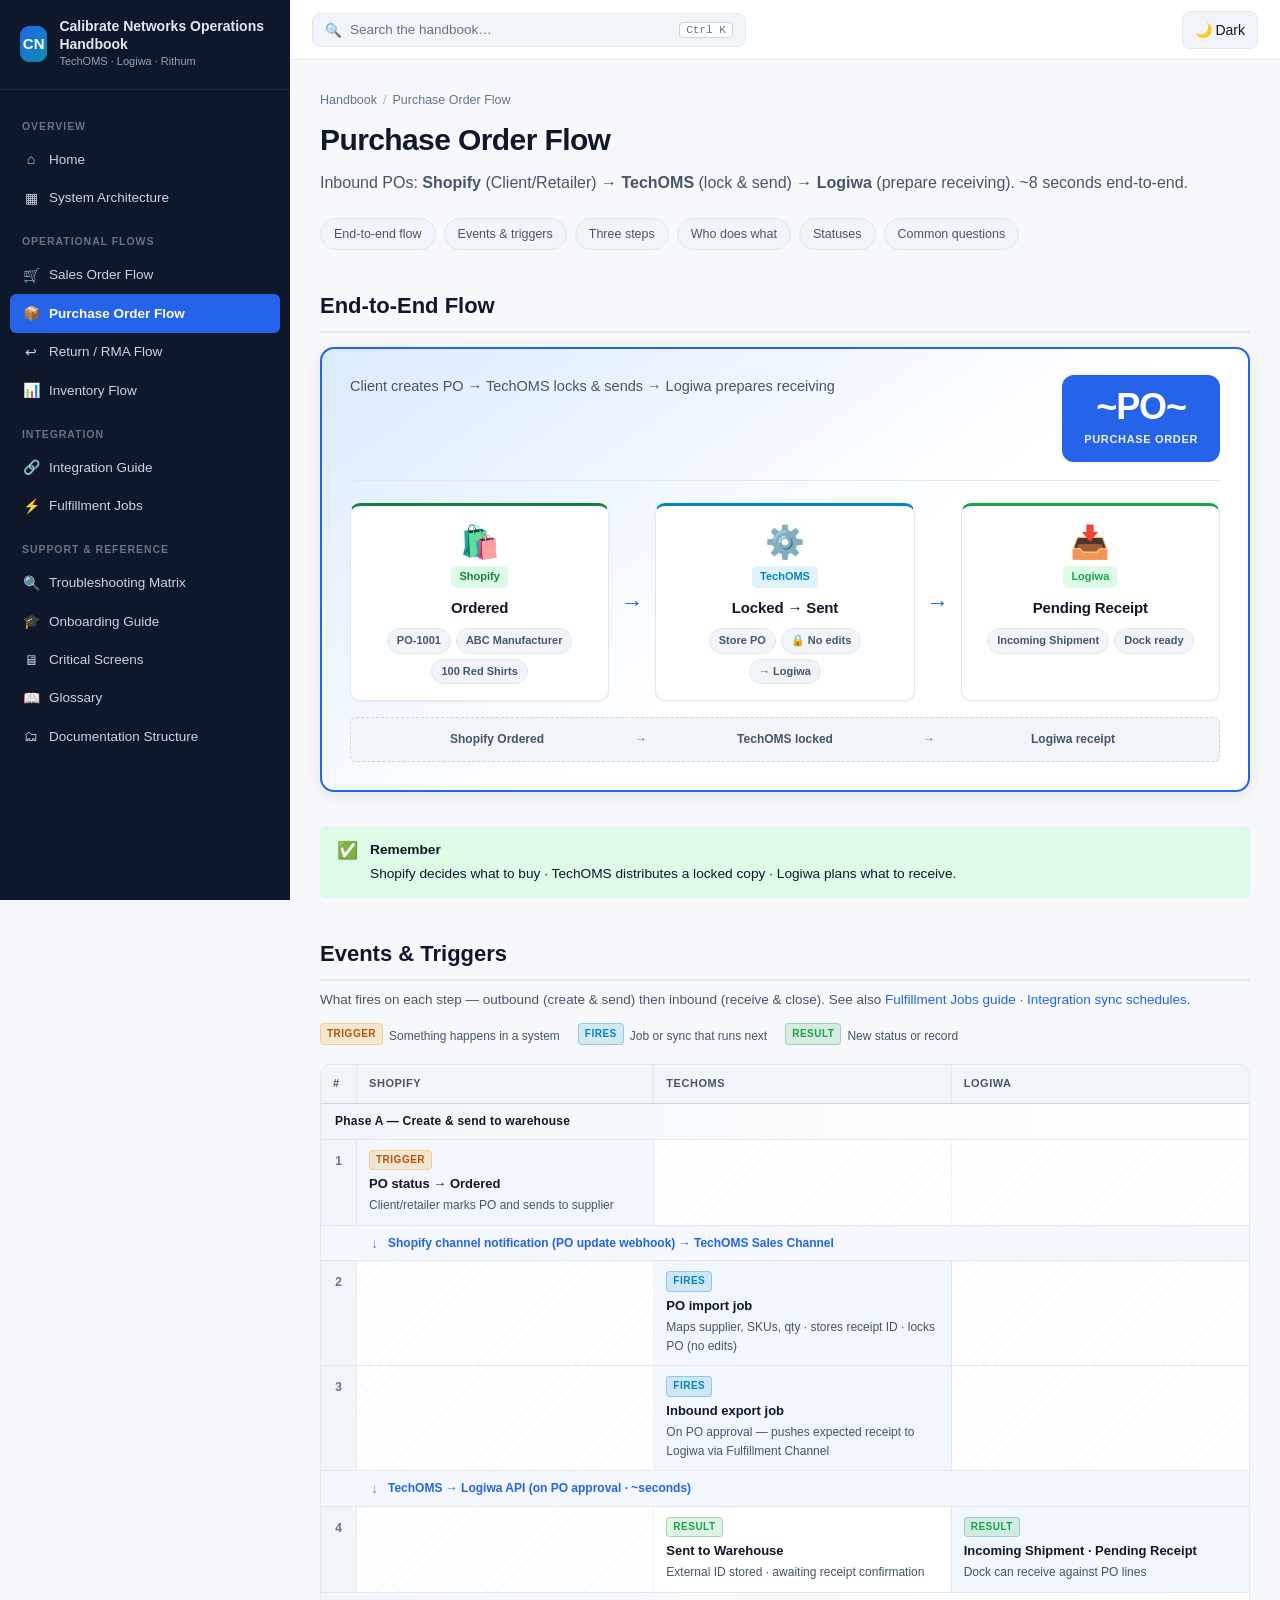
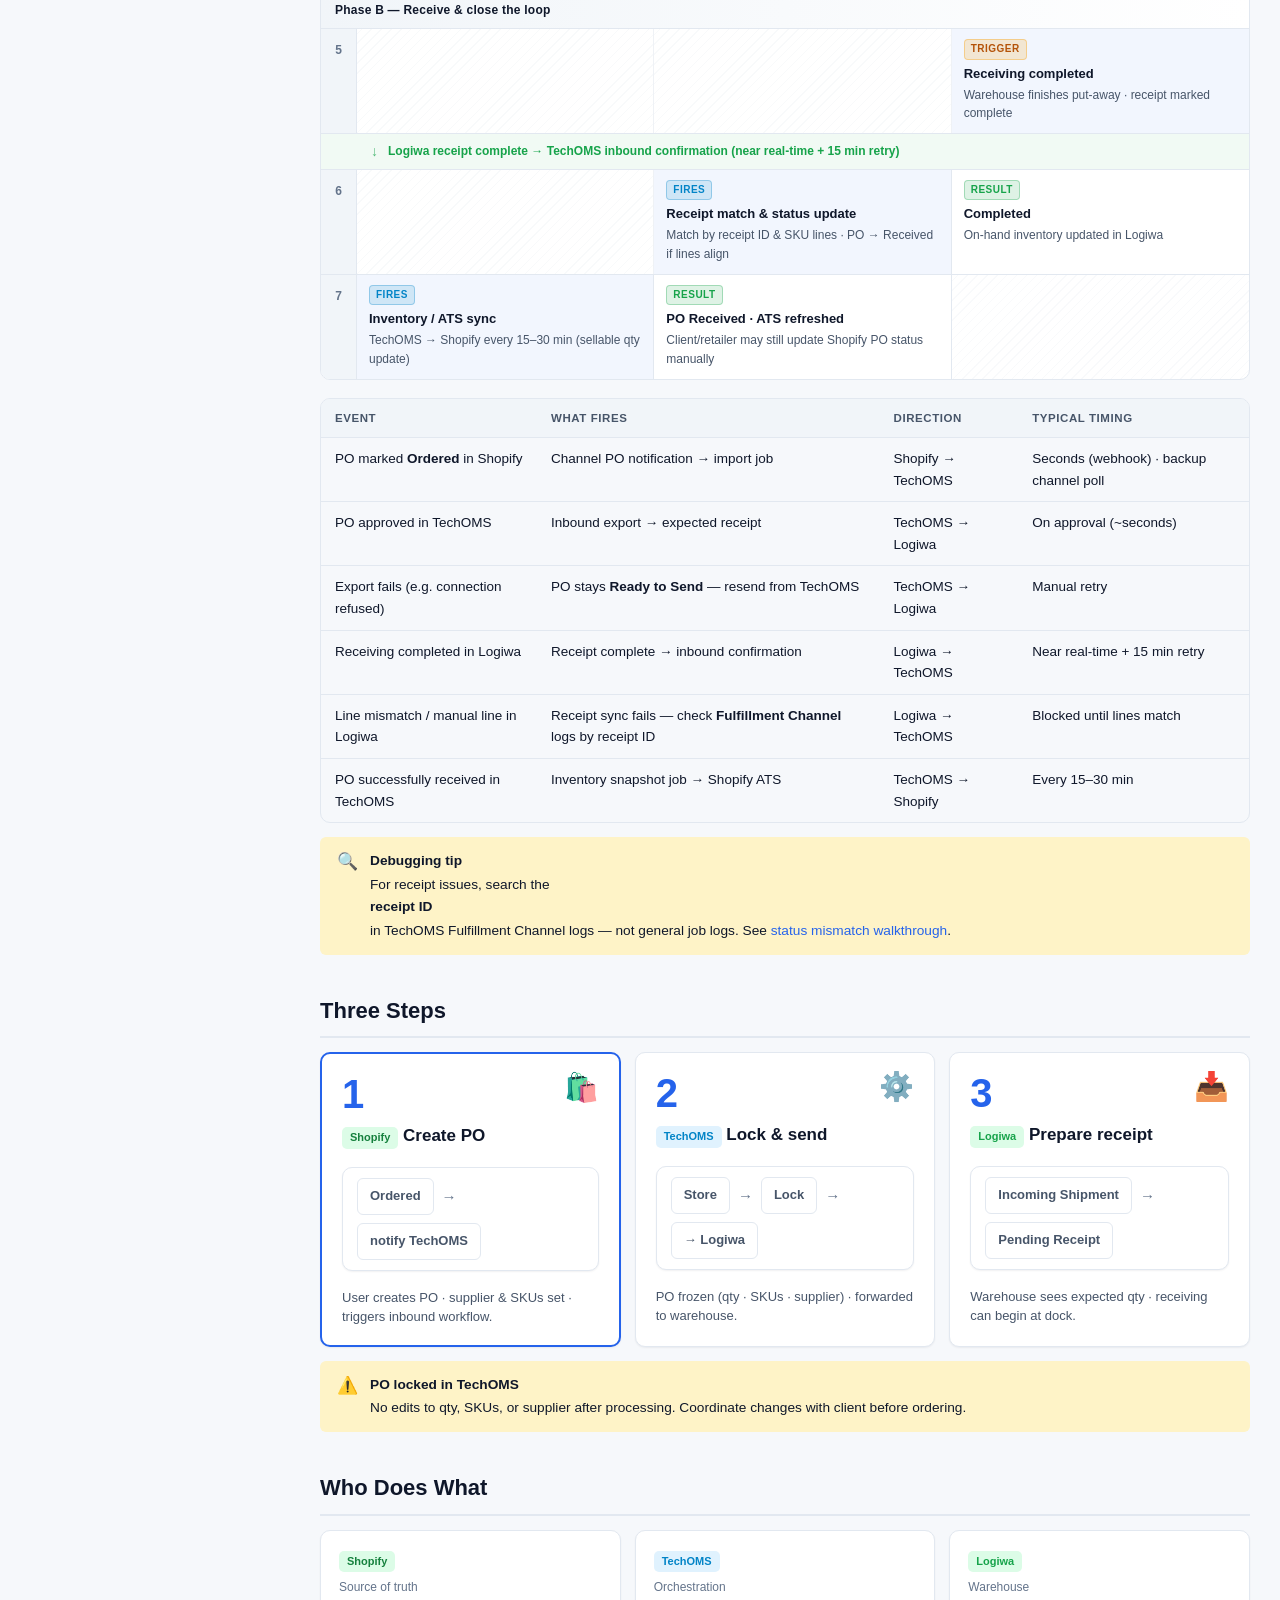
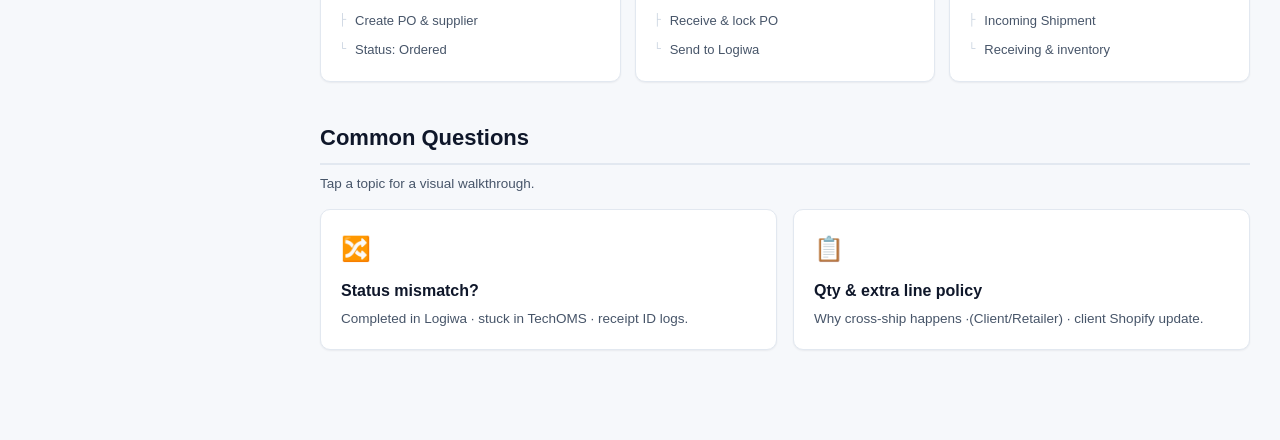
<file: pages/purchase-order.html>
<!DOCTYPE html>
<html lang="en">

<head>
  <meta charset="UTF-8" />
  <meta name="viewport" content="width=device-width, initial-scale=1.0" />
  <meta name="description" content="Purchase Order Flow — Calibrate Networks Operations & Troubleshooting Handbook" />
  <title>Purchase Order Flow | Calibrate Networks Operations Handbook</title>
  <link rel="icon" type="image/svg+xml" href="../assets/images/favicon.svg" />
  <link rel="stylesheet" href="../assets/css/global.css" />
</head>

<body data-page="purchase-order">
  <div class="app-shell">
    <aside class="sidebar" id="sidebar" aria-label="Main navigation">
      <div class="sidebar__brand">
        <div class="sidebar__brand-logo">CN</div>
        <div>
          <div class="sidebar__brand-title">Calibrate Networks Operations Handbook</div>
          <div class="sidebar__brand-sub">TechOMS · Logiwa · Rithum</div>
        </div>
      </div>
      <nav class="sidebar__nav">
        <div class="nav-group">
          <div class="nav-group__label">Overview</div>
          <a href="../index.html" class="nav-link">
            <span class="nav-link__icon" aria-hidden="true">⌂</span>
            <span>Home</span>
          </a>
          <a href="architecture.html" class="nav-link">
            <span class="nav-link__icon" aria-hidden="true">▦</span>
            <span>System Architecture</span>
          </a>
        </div>
        <div class="nav-group">
          <div class="nav-group__label">Operational Flows</div>
          <a href="sales-order.html" class="nav-link">
            <span class="nav-link__icon" aria-hidden="true">🛒</span>
            <span>Sales Order Flow</span>
          </a>
          <a href="purchase-order.html" class="nav-link active">
            <span class="nav-link__icon" aria-hidden="true">📦</span>
            <span>Purchase Order Flow</span>
          </a>
          <a href="returns.html" class="nav-link">
            <span class="nav-link__icon" aria-hidden="true">↩</span>
            <span>Return / RMA Flow</span>
          </a>
          <a href="inventory.html" class="nav-link">
            <span class="nav-link__icon" aria-hidden="true">📊</span>
            <span>Inventory Flow</span>
          </a>
        </div>
        <div class="nav-group">
          <div class="nav-group__label">Integration</div>
          <a href="integration.html" class="nav-link">
            <span class="nav-link__icon" aria-hidden="true">🔗</span>
            <span>Integration Guide</span>
          </a>
          <a href="fulfillment-jobs.html" class="nav-link">
            <span class="nav-link__icon" aria-hidden="true">⚡</span>
            <span>Fulfillment Jobs</span>
          </a>
        </div>
        <div class="nav-group">
          <div class="nav-group__label">Support & Reference</div>
          <a href="troubleshooting.html" class="nav-link">
            <span class="nav-link__icon" aria-hidden="true">🔍</span>
            <span>Troubleshooting Matrix</span>
          </a>
          <a href="onboarding.html" class="nav-link">
            <span class="nav-link__icon" aria-hidden="true">🎓</span>
            <span>Onboarding Guide</span>
          </a>
          <a href="critical-screens.html" class="nav-link">
            <span class="nav-link__icon" aria-hidden="true">🖥</span>
            <span>Critical Screens</span>
          </a>
          <a href="glossary.html" class="nav-link">
            <span class="nav-link__icon" aria-hidden="true">📖</span>
            <span>Glossary</span>
          </a>
          <a href="doc-structure.html" class="nav-link">
            <span class="nav-link__icon" aria-hidden="true">🗂</span>
            <span>Documentation Structure</span>
          </a>
        </div>
      </nav>
    </aside>

    <div class="scrim" id="scrim" aria-hidden="true"></div>

    <div class="main">
      <header class="topbar">
        <button type="button" class="topbar__menu-btn" id="menu-btn" aria-label="Open navigation">☰</button>
        <button type="button" class="topbar__search" id="search-open">
          <span aria-hidden="true">🔍</span>
          <span>Search the handbook…</span>
          <kbd>Ctrl K</kbd>
        </button>
        <div class="topbar__spacer"></div>
        <button type="button" class="theme-toggle" id="theme-toggle" aria-label="Toggle color theme"
          title="Toggle light / dark">🌙 Dark</button>
      </header>

      <main class="content" id="main">
        <header>
          <nav class="breadcrumbs" aria-label="Breadcrumb">
            <span>Handbook</span>
            <span class="sep">/</span>
            <span>Purchase Order Flow</span>
          </nav>

          <h1 class="page-title">Purchase Order Flow</h1>

          <p class="page-lead">Inbound POs: <strong>Shopify</strong> (Client/Retailer) → <strong>TechOMS</strong> (lock &amp;
            send) → <strong>Logiwa</strong> (prepare receiving). ~8 seconds end-to-end.</p>

          <nav class="toc" aria-label="On this page">
            <a href="#flow">End-to-end flow</a>
            <a href="#events">Events &amp; triggers</a>
            <a href="#steps">Three steps</a>
            <a href="#systems">Who does what</a>
            <a href="#status">Statuses</a>
            <a href="#faq">Common questions</a>
          </nav>
        </header>

        <h2 class="section-h" id="flow">End-to-End Flow</h2>

        <section class="channel-footprint" id="diagram" aria-label="Purchase order pipeline" style="margin-top:0">
          <div class="channel-footprint__head">
            <div>
              <p class="channel-footprint__lead" style="margin:0;max-width:none">Client creates PO → TechOMS locks &amp;
                sends → Logiwa prepares receiving</p>
            </div>
            <div class="channel-footprint__total" aria-label="Typical sync about 8 seconds">
              <span class="channel-footprint__total-num">~PO~</span>
              <span class="channel-footprint__total-label">Purchase Order</span>
            </div>
          </div>

          <div class="flow-pipeline">
            <article class="flow-pipeline__stage flow-pipeline__stage--shopify">
              <span class="flow-pipeline__icon" aria-hidden="true">🛍️</span>
              <span class="tag tag--shopify">Shopify</span>
              <div class="flow-pipeline__status">Ordered</div>
              <div class="flow-pipeline__sub">
                <span class="flow-pipeline__chip">PO-1001</span>
                <span class="flow-pipeline__chip">ABC Manufacturer</span>
                <span class="flow-pipeline__chip">100 Red Shirts</span>
              </div>
            </article>

            <div class="flow-pipeline__arrow" aria-hidden="true">→</div>

            <article class="flow-pipeline__stage flow-pipeline__stage--techoms">
              <span class="flow-pipeline__icon" aria-hidden="true">⚙️</span>
              <span class="tag tag--techoms">TechOMS</span>
              <div class="flow-pipeline__status">Locked → Sent</div>
              <div class="flow-pipeline__sub">
                <span class="flow-pipeline__chip">Store PO</span>
                <span class="flow-pipeline__chip">🔒 No edits</span>
                <span class="flow-pipeline__chip">→ Logiwa</span>
              </div>
            </article>

            <div class="flow-pipeline__arrow" aria-hidden="true">→</div>

            <article class="flow-pipeline__stage flow-pipeline__stage--logiwa">
              <span class="flow-pipeline__icon" aria-hidden="true">📥</span>
              <span class="tag tag--logiwa">Logiwa</span>
              <div class="flow-pipeline__status">Pending Receipt</div>
              <div class="flow-pipeline__sub">
                <span class="flow-pipeline__chip">Incoming Shipment</span>
                <span class="flow-pipeline__chip">Dock ready</span>
              </div>
            </article>
          </div>

          <div class="flow-pipeline__timeline" id="timeline">
            <span>Shopify Ordered</span>
            <span class="sep">→</span>
            <span>TechOMS locked</span>
            <span class="sep">→</span>
            <span>Logiwa receipt</span>
          </div>
        </section>

        <aside class="callout callout--tip">
          <span class="callout__icon">✅</span>
          <div>
            <strong>Remember</strong>
            <p>Shopify decides what to buy · TechOMS distributes a locked copy · Logiwa plans what to receive.</p>
          </div>
        </aside>

        <h2 class="section-h" id="events">Events &amp; Triggers</h2>

        <p style="font-size:13.5px;color:var(--text-muted);margin:-6px 0 12px">What fires on each step — outbound
          (create &amp; send) then inbound (receive &amp; close). See also
          <a href="fulfillment-jobs.html">Fulfillment Jobs guide</a> ·
          <a href="integration.html#sync-schedules">Integration sync schedules</a>.</p>

        <div class="event-swim__legend" aria-hidden="true">
          <span><span class="event-swim__badge event-swim__badge--trigger">Trigger</span> Something happens in a system</span>
          <span><span class="event-swim__badge event-swim__badge--fires">Fires</span> Job or sync that runs next</span>
          <span><span class="event-swim__badge event-swim__badge--result">Result</span> New status or record</span>
        </div>

        <section class="event-swim" aria-label="Purchase order event flow">
          <div class="event-swim__head">
            <span>#</span>
            <span>Shopify</span>
            <span>TechOMS</span>
            <span>Logiwa</span>
          </div>

          <div class="event-swim__phase">Phase A — Create &amp; send to warehouse</div>

          <div class="event-swim__row">
            <div class="event-swim__num">1</div>
            <div class="event-swim__cell event-swim__cell--active">
              <span class="event-swim__badge event-swim__badge--trigger">Trigger</span>
              <span class="event-swim__title">PO status → Ordered</span>
              <span class="event-swim__detail">Client/retailer marks PO and sends to supplier</span>
            </div>
            <div class="event-swim__cell event-swim__cell--empty" aria-hidden="true"></div>
            <div class="event-swim__cell event-swim__cell--empty" aria-hidden="true"></div>
          </div>

          <div class="event-swim__bridge">Shopify channel notification (PO update webhook) → TechOMS Sales Channel</div>

          <div class="event-swim__row">
            <div class="event-swim__num">2</div>
            <div class="event-swim__cell event-swim__cell--empty" aria-hidden="true"></div>
            <div class="event-swim__cell event-swim__cell--active">
              <span class="event-swim__badge event-swim__badge--fires">Fires</span>
              <span class="event-swim__title">PO import job</span>
              <span class="event-swim__detail">Maps supplier, SKUs, qty · stores receipt ID · locks PO (no edits)</span>
            </div>
            <div class="event-swim__cell event-swim__cell--empty" aria-hidden="true"></div>
          </div>

          <div class="event-swim__row">
            <div class="event-swim__num">3</div>
            <div class="event-swim__cell event-swim__cell--empty" aria-hidden="true"></div>
            <div class="event-swim__cell event-swim__cell--active">
              <span class="event-swim__badge event-swim__badge--fires">Fires</span>
              <span class="event-swim__title">Inbound export job</span>
              <span class="event-swim__detail">On PO approval — pushes expected receipt to Logiwa via Fulfillment Channel</span>
            </div>
            <div class="event-swim__cell event-swim__cell--empty" aria-hidden="true"></div>
          </div>

          <div class="event-swim__bridge">TechOMS → Logiwa API (on PO approval · ~seconds)</div>

          <div class="event-swim__row">
            <div class="event-swim__num">4</div>
            <div class="event-swim__cell event-swim__cell--empty" aria-hidden="true"></div>
            <div class="event-swim__cell">
              <span class="event-swim__badge event-swim__badge--result">Result</span>
              <span class="event-swim__title">Sent to Warehouse</span>
              <span class="event-swim__detail">External ID stored · awaiting receipt confirmation</span>
            </div>
            <div class="event-swim__cell event-swim__cell--active">
              <span class="event-swim__badge event-swim__badge--result">Result</span>
              <span class="event-swim__title">Incoming Shipment · Pending Receipt</span>
              <span class="event-swim__detail">Dock can receive against PO lines</span>
            </div>
          </div>

          <div class="event-swim__phase">Phase B — Receive &amp; close the loop</div>

          <div class="event-swim__row">
            <div class="event-swim__num">5</div>
            <div class="event-swim__cell event-swim__cell--empty" aria-hidden="true"></div>
            <div class="event-swim__cell event-swim__cell--empty" aria-hidden="true"></div>
            <div class="event-swim__cell event-swim__cell--active">
              <span class="event-swim__badge event-swim__badge--trigger">Trigger</span>
              <span class="event-swim__title">Receiving completed</span>
              <span class="event-swim__detail">Warehouse finishes put-away · receipt marked complete</span>
            </div>
          </div>

          <div class="event-swim__bridge event-swim__bridge--back">Logiwa receipt complete → TechOMS inbound confirmation (near real-time + 15 min retry)</div>

          <div class="event-swim__row">
            <div class="event-swim__num">6</div>
            <div class="event-swim__cell event-swim__cell--empty" aria-hidden="true"></div>
            <div class="event-swim__cell event-swim__cell--active">
              <span class="event-swim__badge event-swim__badge--fires">Fires</span>
              <span class="event-swim__title">Receipt match &amp; status update</span>
              <span class="event-swim__detail">Match by receipt ID &amp; SKU lines · PO → Received if lines align</span>
            </div>
            <div class="event-swim__cell">
              <span class="event-swim__badge event-swim__badge--result">Result</span>
              <span class="event-swim__title">Completed</span>
              <span class="event-swim__detail">On-hand inventory updated in Logiwa</span>
            </div>
          </div>

          <div class="event-swim__row">
            <div class="event-swim__num">7</div>
            <div class="event-swim__cell event-swim__cell--active">
              <span class="event-swim__badge event-swim__badge--fires">Fires</span>
              <span class="event-swim__title">Inventory / ATS sync</span>
              <span class="event-swim__detail">TechOMS → Shopify every 15–30 min (sellable qty update)</span>
            </div>
            <div class="event-swim__cell">
              <span class="event-swim__badge event-swim__badge--result">Result</span>
              <span class="event-swim__title">PO Received · ATS refreshed</span>
              <span class="event-swim__detail">Client/retailer may still update Shopify PO status manually</span>
            </div>
            <div class="event-swim__cell event-swim__cell--empty" aria-hidden="true"></div>
          </div>
        </section>

        <div class="table-wrap">
          <table class="data">
            <thead>
              <tr>
                <th>Event</th>
                <th>What fires</th>
                <th>Direction</th>
                <th>Typical timing</th>
              </tr>
            </thead>
            <tbody>
              <tr>
                <td>PO marked <strong>Ordered</strong> in Shopify</td>
                <td>Channel PO notification → import job</td>
                <td>Shopify → TechOMS</td>
                <td>Seconds (webhook) · backup channel poll</td>
              </tr>
              <tr>
                <td>PO approved in TechOMS</td>
                <td>Inbound export → expected receipt</td>
                <td>TechOMS → Logiwa</td>
                <td>On approval (~seconds)</td>
              </tr>
              <tr>
                <td>Export fails (e.g. connection refused)</td>
                <td>PO stays <strong>Ready to Send</strong> — resend from TechOMS</td>
                <td>TechOMS → Logiwa</td>
                <td>Manual retry</td>
              </tr>
              <tr>
                <td>Receiving completed in Logiwa</td>
                <td>Receipt complete → inbound confirmation</td>
                <td>Logiwa → TechOMS</td>
                <td>Near real-time + 15 min retry</td>
              </tr>
              <tr>
                <td>Line mismatch / manual line in Logiwa</td>
                <td>Receipt sync fails — check <strong>Fulfillment Channel</strong> logs by receipt ID</td>
                <td>Logiwa → TechOMS</td>
                <td>Blocked until lines match</td>
              </tr>
              <tr>
                <td>PO successfully received in TechOMS</td>
                <td>Inventory snapshot job → Shopify ATS</td>
                <td>TechOMS → Shopify</td>
                <td>Every 15–30 min</td>
              </tr>
            </tbody>
          </table>
        </div>

        <aside class="callout callout--warning">
          <span class="callout__icon">🔍</span>
          <div>
            <strong>Debugging tip</strong>
            <p>For receipt issues, search the <strong>receipt ID</strong> in TechOMS Fulfillment Channel logs — not general
              job logs. See <a href="purchase-order/status-mismatch.html">status mismatch walkthrough</a>.</p>
          </div>
        </aside>

        <h2 class="section-h" id="steps">Three Steps</h2>

        <div class="channel-footprint__grid">
          <article class="channel-card channel-card--lead" id="step-1">
            <div class="channel-card__top">
              <span class="channel-card__num">1</span>
              <span class="channel-card__icon" aria-hidden="true">🛍️</span>
            </div>
            <h3 class="channel-card__name"><span class="tag tag--shopify">Shopify</span> Create PO</h3>
            <div class="flow-chain flow-chain--tight">
              <span class="flow-node flow-node--muted">Ordered</span>
              <span class="flow-arrow">→</span>
              <span class="flow-node flow-node--muted">notify TechOMS</span>
            </div>
            <p class="channel-card__use">User creates PO · supplier &amp; SKUs set · triggers inbound workflow.</p>
          </article>

          <article class="channel-card" id="step-2">
            <div class="channel-card__top">
              <span class="channel-card__num">2</span>
              <span class="channel-card__icon" aria-hidden="true">⚙️</span>
            </div>
            <h3 class="channel-card__name"><span class="tag tag--techoms">TechOMS</span> Lock &amp; send</h3>
            <div class="flow-chain flow-chain--tight">
              <span class="flow-node flow-node--muted">Store</span>
              <span class="flow-arrow">→</span>
              <span class="flow-node flow-node--muted">Lock</span>
              <span class="flow-arrow">→</span>
              <span class="flow-node flow-node--muted">→ Logiwa</span>
            </div>
            <p class="channel-card__use">PO frozen (qty · SKUs · supplier) · forwarded to warehouse.</p>
          </article>

          <article class="channel-card" id="step-3">
            <div class="channel-card__top">
              <span class="channel-card__num">3</span>
              <span class="channel-card__icon" aria-hidden="true">📥</span>
            </div>
            <h3 class="channel-card__name"><span class="tag tag--logiwa">Logiwa</span> Prepare receipt</h3>
            <div class="flow-chain flow-chain--tight">
              <span class="flow-node flow-node--muted">Incoming Shipment</span>
              <span class="flow-arrow">→</span>
              <span class="flow-node flow-node--muted">Pending Receipt</span>
            </div>
            <p class="channel-card__use">Warehouse sees expected qty · receiving can begin at dock.</p>
          </article>
        </div>

        <aside class="callout callout--warning" id="business-rules">
          <span class="callout__icon">⚠️</span>
          <div>
            <strong>PO locked in TechOMS</strong>
            <p>No edits to qty, SKUs, or supplier after processing. Coordinate changes with client before ordering.</p>
          </div>
        </aside>

        <h2 class="section-h" id="systems">Who Does What</h2>

        <div class="owner-grid">
          <article class="owner-card">
            <span class="tag tag--shopify">Shopify</span>
            <span class="owner-card__role">Source of truth</span>
            <ul class="owner-tree">
              <li>Create PO &amp; supplier</li>
              <li>Status: Ordered</li>
            </ul>
          </article>
          <article class="owner-card">
            <span class="tag tag--techoms">TechOMS</span>
            <span class="owner-card__role">Orchestration</span>
            <ul class="owner-tree">
              <li>Receive &amp; lock PO</li>
              <li>Send to Logiwa</li>
            </ul>
          </article>
          <article class="owner-card">
            <span class="tag tag--logiwa">Logiwa</span>
            <span class="owner-card__role">Warehouse</span>
            <ul class="owner-tree">
              <li>Incoming Shipment</li>
              <li>Receiving &amp; inventory</li>
            </ul>
          </article>
        </div>



        <h2 class="section-h" id="faq">Common Questions</h2>

        <p style="font-size:13.5px;color:var(--text-muted);margin:-6px 0 14px">Tap a topic for a visual walkthrough.</p>

        <div class="home-grid">
          <a href="purchase-order/status-mismatch.html" class="home-card">
            <div class="home-card__icon">🔀</div>
            <div class="home-card__title">Status mismatch?</div>
            <div class="home-card__desc">Completed in Logiwa · stuck in TechOMS · receipt ID logs.</div>
          </a>
          <a href="purchase-order/internal-handling.html" class="home-card">
            <div class="home-card__icon">📋</div>
            <div class="home-card__title">Qty &amp; extra line policy</div>
            <div class="home-card__desc">Why cross-ship happens ·(Client/Retailer) · client Shopify update.</div>
          </a>
        </div>

      </main>
    </div>

    <div class="search-overlay" id="search-overlay" hidden>
      <div class="search-box" role="dialog" aria-label="Search handbook">
        <input type="search" class="search-box__input" id="search-input"
          placeholder="Search processes, errors, systems, EDI docs…" autocomplete="off" />
        <div class="search-results" id="search-results"></div>
      </div>
    </div>
  </div>

  <script src="../assets/js/search-index.js"></script>
  <script src="../assets/js/app.js"></script>
</body>

</html>
</file>
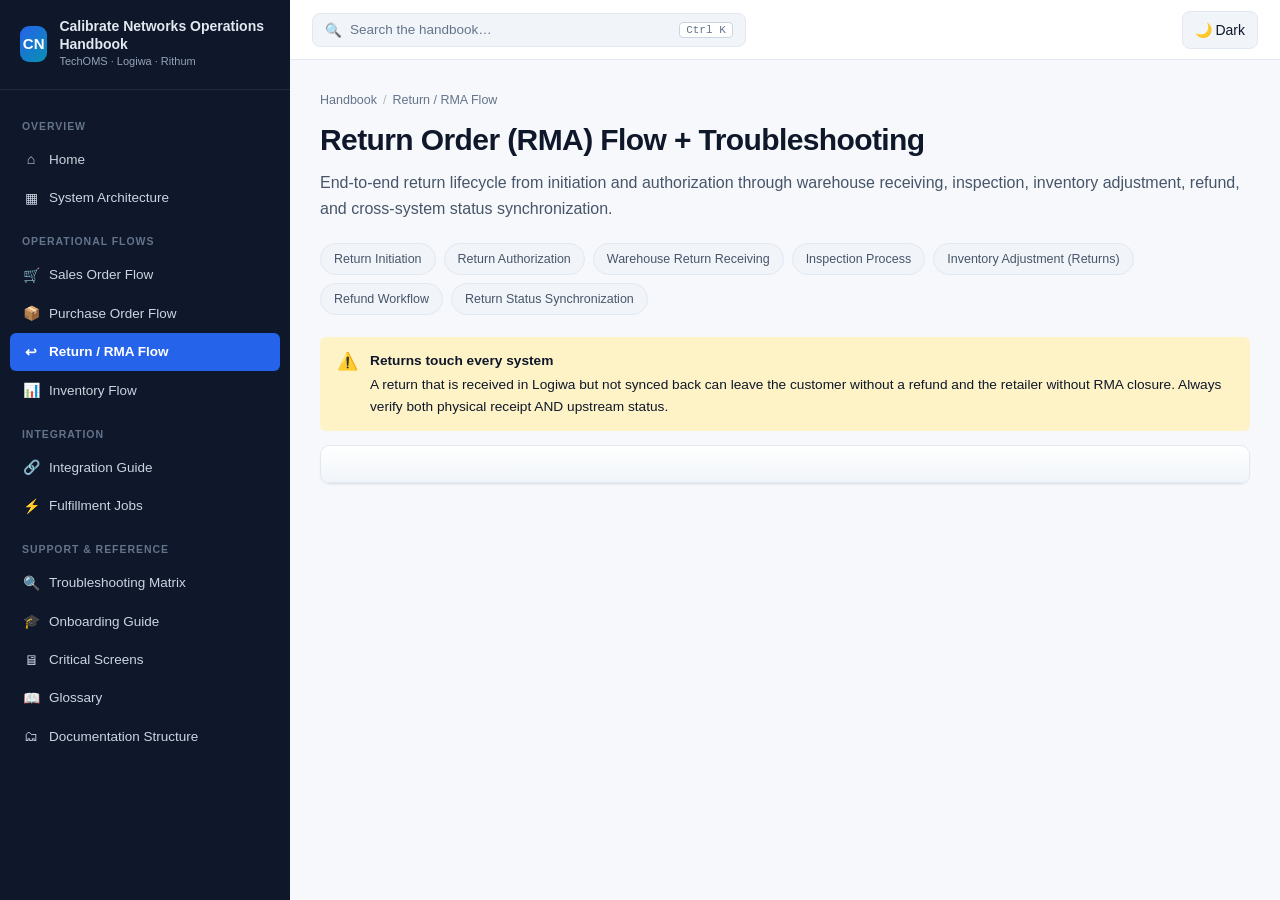
<file: pages/returns.html>
<!DOCTYPE html>
<html lang="en">
<head>
  <meta charset="UTF-8" />
  <meta name="viewport" content="width=device-width, initial-scale=1.0" />
  <meta name="description" content="Return / RMA Flow + Troubleshooting — Calibrate Networks Operations & Troubleshooting Handbook" />
  <title>Return / RMA Flow + Troubleshooting | Calibrate Networks Operations Handbook</title>
  <link rel="icon" type="image/svg+xml" href="../assets/images/favicon.svg" />
  <link rel="stylesheet" href="../assets/css/global.css" />
</head>
<body data-page="returns">
  <div class="app-shell">
    <aside class="sidebar" id="sidebar" aria-label="Main navigation">
      <div class="sidebar__brand">
        <div class="sidebar__brand-logo">CN</div>
        <div>
          <div class="sidebar__brand-title">Calibrate Networks Operations Handbook</div>
          <div class="sidebar__brand-sub">TechOMS · Logiwa · Rithum</div>
        </div>
      </div>
      <nav class="sidebar__nav">
    <div class="nav-group">
      <div class="nav-group__label">Overview</div>
      <a href="../index.html" class="nav-link">
        <span class="nav-link__icon" aria-hidden="true">⌂</span>
        <span>Home</span>
      </a>
      <a href="architecture.html" class="nav-link">
        <span class="nav-link__icon" aria-hidden="true">▦</span>
        <span>System Architecture</span>
      </a>
    </div>
    <div class="nav-group">
      <div class="nav-group__label">Operational Flows</div>
      <a href="sales-order.html" class="nav-link">
        <span class="nav-link__icon" aria-hidden="true">🛒</span>
        <span>Sales Order Flow</span>
      </a>
      <a href="purchase-order.html" class="nav-link">
        <span class="nav-link__icon" aria-hidden="true">📦</span>
        <span>Purchase Order Flow</span>
      </a>
      <a href="returns.html" class="nav-link active">
        <span class="nav-link__icon" aria-hidden="true">↩</span>
        <span>Return / RMA Flow</span>
      </a>
      <a href="inventory.html" class="nav-link">
        <span class="nav-link__icon" aria-hidden="true">📊</span>
        <span>Inventory Flow</span>
      </a>
    </div>
    <div class="nav-group">
      <div class="nav-group__label">Integration</div>
      <a href="integration.html" class="nav-link">
        <span class="nav-link__icon" aria-hidden="true">🔗</span>
        <span>Integration Guide</span>
      </a>
      <a href="fulfillment-jobs.html" class="nav-link">
        <span class="nav-link__icon" aria-hidden="true">⚡</span>
        <span>Fulfillment Jobs</span>
      </a>
    </div>
    <div class="nav-group">
      <div class="nav-group__label">Support & Reference</div>
      <a href="troubleshooting.html" class="nav-link">
        <span class="nav-link__icon" aria-hidden="true">🔍</span>
        <span>Troubleshooting Matrix</span>
      </a>
      <a href="onboarding.html" class="nav-link">
        <span class="nav-link__icon" aria-hidden="true">🎓</span>
        <span>Onboarding Guide</span>
      </a>
      <a href="critical-screens.html" class="nav-link">
        <span class="nav-link__icon" aria-hidden="true">🖥</span>
        <span>Critical Screens</span>
      </a>
      <a href="glossary.html" class="nav-link">
        <span class="nav-link__icon" aria-hidden="true">📖</span>
        <span>Glossary</span>
      </a>
      <a href="doc-structure.html" class="nav-link">
        <span class="nav-link__icon" aria-hidden="true">🗂</span>
        <span>Documentation Structure</span>
      </a>
    </div>
      </nav>
    </aside>

    <div class="scrim" id="scrim" aria-hidden="true"></div>

    <div class="main">
      <header class="topbar">
        <button type="button" class="topbar__menu-btn" id="menu-btn" aria-label="Open navigation">☰</button>
        <button type="button" class="topbar__search" id="search-open">
          <span aria-hidden="true">🔍</span>
          <span>Search the handbook…</span>
          <kbd>Ctrl K</kbd>
        </button>
        <div class="topbar__spacer"></div>
        <button type="button" class="theme-toggle" id="theme-toggle" aria-label="Toggle color theme" title="Toggle light / dark">🌙 Dark</button>
      </header>

      <main class="content" id="main">
<header>
<nav class="breadcrumbs" aria-label="Breadcrumb">
<span>Handbook</span>
<span class="sep">/</span>
<span>Return / RMA Flow</span>
</nav>

<h1 class="page-title">Return Order (RMA) Flow + Troubleshooting</h1>

<p class="page-lead">End-to-end return lifecycle from initiation and authorization through warehouse receiving, inspection, inventory adjustment, refund, and cross-system status synchronization.</p>

<nav class="toc" aria-label="On this page">
<a href="#return-initiation">Return Initiation</a>
<a href="#return-authorization">Return Authorization</a>
<a href="#warehouse-return-receiving">Warehouse Return Receiving</a>
<a href="#inspection-process">Inspection Process</a>
<a href="#inventory-adjustment">Inventory Adjustment (Returns)</a>
<a href="#refund-workflow">Refund Workflow</a>
<a href="#return-status-sync">Return Status Synchronization</a>
</nav>

</header>

<aside class="callout callout--warning">
<span class="callout__icon">⚠️</span>
<div>
<strong>Returns touch every system</strong>
<p>A return that is received in Logiwa but not synced back can leave the customer without a refund and the retailer without RMA closure. Always verify both physical receipt AND upstream status.</p>

</div>

</aside>

<section class="process" id="return-initiation">
<div class="process__head">
<h2 class="process__title">
<!-- <span class="process__num">1</span>Return Initiation</h2>

</div>

<div class="process__body">
<div class="field">
<div class="field__label">
<span>🎯</span>Purpose</div>

<p>Begin the return process when a customer or retailer requests to send product back — via Shopify return, Rithum RMA, or TechOMS manual entry.</p>

</div>

<div class="field">
<div class="field__label">
<span>💼</span>Business Objective</div>

<p>Capture return intent with correct order reference, items, and reason so the warehouse can expect inbound product and finance can process refunds per policy.</p>

</div>

<div class="field">
<div class="field__label">
<span>🖥️</span>Systems Involved</div>

<div class="pill-row">
<span class="tag tag--shopify">Shopify</span>
<span class="tag tag--rithum">Rithum</span>
<span class="tag tag--techoms">TechOMS</span>
</div>

</div>

<div class="field">
<div class="field__label">
<span>🔗</span>Flow Diagram</div>

<figure class="diagram">
  <img src="../assets/images/diagrams/returns-1.png" onerror="this.onerror=null;this.src='../assets/images/diagrams/placeholder.svg'" alt="returns 1" />
  <figcaption>Diagram screenshot — add <code>returns-1.png</code> to <code>assets/images/diagrams/</code></figcaption>
</figure>

</div>

<div class="field">
<div class="field__label">
<span>👥</span>Step-by-Step Process</div>

<ol class="steps">
<li>
<div class="step-actor">Customer / Retailer</div>

<span class="step-title">Submit return request</span>
<div>DTC: customer initiates return in Shopify portal or contacts support. Retail: retailer sends return authorization via Rithum.</div>

</li>

<li>
<div class="step-actor">TechOMS</div>

<span class="step-title">RMA record created</span>
<div>Return linked to original sales order. Lines, quantities, and return reason captured. RMA number generated for warehouse reference.</div>

</li>

<li>
<div class="step-actor">TechOMS</div>

<span class="step-title">Return label issued (if applicable)</span>
<div>Prepaid return label may be generated and sent to customer. Label tracking linked to RMA.</div>

</li>

</ol>

</div>

<div class="card-grid">
<div>
<div class="field">
<div class="field__label">
<span>⬇️</span>Input Data</div>

<ul class="clean">
<li>Original order reference (Shopify ID, retailer PO)</li>

<li>Items and quantities to return</li>

<li>Return reason code</li>

<li>Customer ship-from address (for label)</li>

</ul>

</div>

</div>

<div>
<div class="field">
<div class="field__label">
<span>⬆️</span>Output Data</div>

<ul class="clean">
<li>TechOMS RMA record</li>

<li>Return label and tracking (if prepaid)</li>

<li>Expected return visible for warehouse planning</li>

</ul>

</div>

</div>

</div>

<div class="field">
<div class="field__label">
<span>🔄</span>Key Status Changes</div>

<div class="table-wrap">
<table class="data">
<thead>
<tr>
<th>System</th>
<th>From</th>
<th>To</th>
</tr>

</thead>

<tbody>
<tr>
<td>
<span class="tag tag--techoms">TechOMS</span>
</td>
<td>
<code>—</code>
</td>
<td>
<code>RMA Open</code>
</td>
</tr>

<tr>
<td>
<span class="tag tag--shopify">Shopify</span>
</td>
<td>
<code>—</code>
</td>
<td>
<code>Return Requested (if DTC)</code>
</td>
</tr>

</tbody>

</table>

</div>

</div>

<div class="field">
<div class="field__label">
<span>✔️</span>Validation Points</div>

<ul class="clean">
<li>RMA linked to valid shipped order — not cancelled/unshipped</li>

<li>Return qty does not exceed shipped qty per line</li>

<li>Return window policy enforced (if configured)</li>

<li>RMA number communicated to customer on packing instructions</li>

</ul>

</div>

<div class="field">
<div class="field__label">
<span>📸</span>Screenshots Required</div>

<div class="shot">
<span class="shot__icon">🖼️</span>
<span>Shopify → Return request detail (DTC)</span>
</div>

<div class="shot">
<span class="shot__icon">🖼️</span>
<span>Rithum → Return authorization (retail)</span>
</div>

<div class="shot">
<span class="shot__icon">🖼️</span>
<span>TechOMS → RMA header — linked order, lines, reason</span>
</div>

<div class="shot">
<span class="shot__icon">🖼️</span>
<span>Return label PDF with RMA number</span>
</div>

</div>

<div class="field">
<div class="field__label">
<span>🚨</span>Common Errors, Root Causes &amp; Resolution</div>

<div class="error-card">
<div class="error-card__title">Return requested for unshipped order</div>

<dl>
<dt>Root Cause</dt>

<dd>Customer confusion or order still in fulfillment — should be cancel not return.</dd>

<dt>Debugging Steps</dt>

<dd>
<ol class="clean">
<li>Verify ship confirm and tracking on original order</li>

<li>Check Logiwa shipment status</li>

</ol>

</dd>

<dt>Resolution</dt>

<dd>Convert to cancellation if not shipped; otherwise proceed with RMA.</dd>

</dl>

</div>

<div class="error-card">
<div class="error-card__title">RMA not created in TechOMS from Shopify return</div>

<dl>
<dt>Root Cause</dt>

<dd>Return sync connector failure or missing Shopify return webhook.</dd>

<dt>Debugging Steps</dt>

<dd>
<ol class="clean">
<li>Check Shopify return exists</li>

<li>Review TechOMS return import job log</li>

<li>Search by Shopify return ID</li>

</ol>

</dd>

<dt>Resolution</dt>

<dd>Manual RMA creation linked to order; fix connector.</dd>

</dl>

</div>

</div>

<div class="field">
<div class="field__label">
<span>📞</span>Escalation Path</div>

<ol class="clean">
<li>L1: verify original order shipped, create manual RMA if needed</li>

<li>L2: return connector config</li>

<li>Client: return policy exceptions</li>

</ol>

</div>

<div class="field">
<div class="field__label">
<span>⭐</span>Best Practices</div>

<ul class="clean">
<li>Include RMA number on return packing insert</li>

<li>Send customer clear return instructions within 24 hours</li>

<li>Flag high-value returns for inspection priority</li>

</ul>

</div>

</div>

</section>

<section class="process" id="return-authorization">
<div class="process__head">
<h2 class="process__title">
<span class="process__num">2</span>Return Authorization</h2>

</div>

<div class="process__body">
<div class="field">
<div class="field__label">
<span>🎯</span>Purpose</div>

<p>Approve or deny the return request per client policy and communicate authorization to customer, retailer, and warehouse.</p>

</div>

<div class="field">
<div class="field__label">
<span>💼</span>Business Objective</div>

<p>Prevent unauthorized returns from congesting receiving while ensuring legitimate returns are approved quickly for customer satisfaction.</p>

</div>

<div class="field">
<div class="field__label">
<span>🖥️</span>Systems Involved</div>

<div class="pill-row">
<span class="tag tag--techoms">TechOMS</span>
<span class="tag tag--shopify">Shopify</span>
<span class="tag tag--rithum">Rithum</span>
<span class="tag tag--logiwa">Logiwa</span>
</div>

</div>

<div class="field">
<div class="field__label">
<span>🔗</span>Flow Diagram</div>

<figure class="diagram">
  <img src="../assets/images/diagrams/returns-2.png" onerror="this.onerror=null;this.src='../assets/images/diagrams/placeholder.svg'" alt="returns 2" />
  <figcaption>Diagram screenshot — add <code>returns-2.png</code> to <code>assets/images/diagrams/</code></figcaption>
</figure>

</div>

<div class="field">
<div class="field__label">
<span>👥</span>Step-by-Step Process</div>

<ol class="steps">
<li>
<div class="step-actor">TechOMS</div>

<span class="step-title">Policy evaluation</span>
<div>Auto-approve per rules or queue for manual review (final sale, outside window, high fraud risk).</div>

</li>

<li>
<div class="step-actor">TechOMS → Logiwa</div>

<span class="step-title">Expected return created</span>
<div>Authorized RMA exported to Logiwa as expected return receipt so receiving can scan against it.</div>

</li>

<li>
<div class="step-actor">TechOMS</div>

<span class="step-title">Customer / retailer notified</span>
<div>Approval email with label and instructions sent; retailer portal updated via Rithum if applicable.</div>

</li>

</ol>

</div>

<div class="card-grid">
<div>
<div class="field">
<div class="field__label">
<span>⬇️</span>Input Data</div>

<ul class="clean">
<li>RMA request</li>

<li>Client return policy rules</li>

<li>Original order details</li>

</ul>

</div>

</div>

<div>
<div class="field">
<div class="field__label">
<span>⬆️</span>Output Data</div>

<ul class="clean">
<li>Authorized RMA</li>

<li>Logiwa expected return</li>

<li>Customer notification</li>

</ul>

</div>

</div>

</div>

<div class="field">
<div class="field__label">
<span>🔄</span>Key Status Changes</div>

<div class="table-wrap">
<table class="data">
<thead>
<tr>
<th>System</th>
<th>From</th>
<th>To</th>
</tr>

</thead>

<tbody>
<tr>
<td>
<span class="tag tag--techoms">TechOMS</span>
</td>
<td>
<code>RMA Open</code>
</td>
<td>
<code>Authorized</code>
</td>
</tr>

<tr>
<td>
<span class="tag tag--logiwa">Logiwa</span>
</td>
<td>
<code>—</code>
</td>
<td>
<code>Expected Return</code>
</td>
</tr>

</tbody>

</table>

</div>

</div>

<div class="field">
<div class="field__label">
<span>✔️</span>Validation Points</div>

<ul class="clean">
<li>Authorization within policy — reason documented if exception</li>

<li>Expected return in Logiwa matches RMA lines</li>

<li>Customer received label/instructions</li>

</ul>

</div>

<div class="field">
<div class="field__label">
<span>📸</span>Screenshots Required</div>

<div class="shot">
<span class="shot__icon">🖼️</span>
<span>TechOMS → RMA — authorized status</span>
</div>

<div class="shot">
<span class="shot__icon">🖼️</span>
<span>Logiwa → Expected return for RMA</span>
</div>

<div class="shot">
<span class="shot__icon">🖼️</span>
<span>Customer approval email or Shopify return status</span>
</div>

</div>

<div class="field">
<div class="field__label">
<span>🚨</span>Common Errors, Root Causes &amp; Resolution</div>

<div class="error-card">
<div class="error-card__title">RMA authorized but no expected return in Logiwa</div>

<dl>
<dt>Root Cause</dt>

<dd>Return export job failure or RMA not configured for WMS sync.</dd>

<dt>Debugging Steps</dt>

<dd>
<ol class="clean">
<li>Check return export job log</li>

<li>Search Logiwa by RMA number</li>

</ol>

</dd>

<dt>Resolution</dt>

<dd>Re-run export or manually create expected return.</dd>

</dl>

</div>

</div>

<div class="field">
<div class="field__label">
<span>📞</span>Escalation Path</div>

<ol class="clean">
<li>L1: re-trigger return export</li>

<li>Client: policy exception approvals</li>

<li>L2: return connector setup</li>

</ol>

</div>

<div class="field">
<div class="field__label">
<span>⭐</span>Best Practices</div>

<ul class="clean">
<li>Auto-approve standard returns; manual review only for exceptions</li>

<li>Sync authorized RMAs to Logiwa same day</li>

</ul>

</div>

</div>

</section>

<section class="process" id="warehouse-return-receiving">
<div class="process__head">
<h2 class="process__title">
<span class="process__num">3</span>Warehouse Return Receiving</h2>

</div>

<div class="process__body">
<div class="field">
<div class="field__label">
<span>🎯</span>Purpose</div>

<p>Physically receive returned product at the warehouse and match it to the authorized RMA.</p>

</div>

<div class="field">
<div class="field__label">
<span>💼</span>Business Objective</div>

<p>Accurately log inbound returns so inspection and disposition can proceed without mixing unauthorized or wrong-SKU returns.</p>

</div>

<div class="field">
<div class="field__label">
<span>🖥️</span>Systems Involved</div>

<div class="pill-row">
<span class="tag tag--logiwa">Logiwa</span>
</div>

</div>

<div class="field">
<div class="field__label">
<span>🔗</span>Flow Diagram</div>

<figure class="diagram">
  <img src="../assets/images/diagrams/returns-3.png" onerror="this.onerror=null;this.src='../assets/images/diagrams/placeholder.svg'" alt="returns 3" />
  <figcaption>Diagram screenshot — add <code>returns-3.png</code> to <code>assets/images/diagrams/</code></figcaption>
</figure>

</div>

<div class="field">
<div class="field__label">
<span>👥</span>Step-by-Step Process</div>

<ol class="steps">
<li>
<div class="step-actor">Warehouse</div>

<span class="step-title">Identify return</span>
<div>Scan RMA barcode, tracking number, or lookup by customer name to open expected return.</div>

</li>

<li>
<div class="step-actor">Warehouse</div>

<span class="step-title">Receive items</span>
<div>Scan SKU and confirm quantity. Note if different from authorized lines.</div>

</li>

<li>
<div class="step-actor">Logiwa</div>

<span class="step-title">Move to inspection/quarantine</span>
<div>Inventory placed in return staging or quarantine location — not immediately pickable.</div>

</li>

</ol>

</div>

<div class="card-grid">
<div>
<div class="field">
<div class="field__label">
<span>⬇️</span>Input Data</div>

<ul class="clean">
<li>Physical return package</li>

<li>RMA number or tracking</li>

<li>Expected return in Logiwa</li>

</ul>

</div>

</div>

<div>
<div class="field">
<div class="field__label">
<span>⬆️</span>Output Data</div>

<ul class="clean">
<li>Received return lines</li>

<li>Inventory in quarantine/staging</li>

<li>Variance if wrong item or qty received</li>

</ul>

</div>

</div>

</div>

<div class="field">
<div class="field__label">
<span>🔄</span>Key Status Changes</div>

<div class="table-wrap">
<table class="data">
<thead>
<tr>
<th>System</th>
<th>From</th>
<th>To</th>
</tr>

</thead>

<tbody>
<tr>
<td>
<span class="tag tag--logiwa">Logiwa</span>
</td>
<td>
<code>Expected Return</code>
</td>
<td>
<code>Received (Quarantine)</code>
</td>
</tr>

</tbody>

</table>

</div>

</div>

<div class="field">
<div class="field__label">
<span>✔️</span>Validation Points</div>

<ul class="clean">
<li>Return matched to valid authorized RMA</li>

<li>All items scanned — unauthorized items segregated</li>

<li>Inventory NOT in pickable location until inspection complete</li>

</ul>

</div>

<div class="field">
<div class="field__label">
<span>📸</span>Screenshots Required</div>

<div class="shot">
<span class="shot__icon">🖼️</span>
<span>Logiwa → Return receiving session</span>
</div>

<div class="shot">
<span class="shot__icon">🖼️</span>
<span>Package label showing RMA/tracking</span>
</div>

<div class="shot">
<span class="shot__icon">🖼️</span>
<span>Quarantine location assignment</span>
</div>

</div>

<div class="field">
<div class="field__label">
<span>🚨</span>Common Errors, Root Causes &amp; Resolution</div>

<div class="error-card">
<div class="error-card__title">Return arrived with no matching RMA</div>

<dl>
<dt>Root Cause</dt>

<dd>Unauthorized return, lost RMA reference, or RMA not synced to Logiwa.</dd>

<dt>Debugging Steps</dt>

<dd>
<ol class="clean">
<li>Search TechOMS by customer name and tracking</li>

<li>Check if Shopify return exists without RMA export</li>

<li>Inspect packing slip in box</li>

</ol>

</dd>

<dt>Resolution</dt>

<dd>Identify order and create retroactive RMA with approval; do not blind receive to pickable.</dd>

</dl>

</div>

</div>

<div class="field">
<div class="field__label">
<span>📞</span>Escalation Path</div>

<ol class="clean">
<li>Returns desk lead: unidentified packages</li>

<li>L1: TechOMS RMA lookup and export</li>

<li>Client: accept unauthorized return decision</li>

</ol>

</div>

<div class="field">
<div class="field__label">
<span>⭐</span>Best Practices</div>

<ul class="clean">
<li>Dedicated returns dock and quarantine zone</li>

<li>Process returns within 24 hours of arrival</li>

<li>Never put uninspected returns into pickable stock</li>

</ul>

</div>

</div>

</section>

<section class="process" id="inspection-process">
<div class="process__head">
<h2 class="process__title">
<span class="process__num">4</span>Inspection Process</h2>

</div>

<div class="process__body">
<div class="field">
<div class="field__label">
<span>🎯</span>Purpose</div>

<p>Evaluate returned product condition and determine disposition: restock, refurbish, donate, or destroy.</p>

</div>

<div class="field">
<div class="field__label">
<span>💼</span>Business Objective</div>

<p>Protect brand quality by only restocking sellable units while accurately recording write-offs and client billing for non-resellable returns.</p>

</div>

<div class="field">
<div class="field__label">
<span>🖥️</span>Systems Involved</div>

<div class="pill-row">
<span class="tag tag--logiwa">Logiwa</span>
<span class="tag tag--techoms">TechOMS</span>
</div>

</div>

<div class="field">
<div class="field__label">
<span>🔗</span>Flow Diagram</div>

<figure class="diagram">
  <img src="../assets/images/diagrams/returns-4.png" onerror="this.onerror=null;this.src='../assets/images/diagrams/placeholder.svg'" alt="returns 4" />
  <figcaption>Diagram screenshot — add <code>returns-4.png</code> to <code>assets/images/diagrams/</code></figcaption>
</figure>

</div>

<div class="field">
<div class="field__label">
<span>👥</span>Step-by-Step Process</div>

<ol class="steps">
<li>
<div class="step-actor">Warehouse QA</div>

<span class="step-title">Inspect each unit</span>
<div>Check packaging, product condition, completeness, and authenticity per client grading rubric (A/B/C or sellable/unsellable).</div>

</li>

<li>
<div class="step-actor">Logiwa</div>

<span class="step-title">Disposition recorded</span>
<div>Disposition code applied. Sellable moves to pickable via transfer; damaged moves to damage location or adjustment.</div>

</li>

<li>
<div class="step-actor">TechOMS</div>

<span class="step-title">RMA line disposition synced</span>
<div>Inspection outcome updates RMA line status for refund eligibility.</div>

</li>

</ol>

</div>

<div class="card-grid">
<div>
<div class="field">
<div class="field__label">
<span>⬇️</span>Input Data</div>

<ul class="clean">
<li>Received return units in quarantine</li>

<li>Client inspection grading guide</li>

<li>Original product photos/spec (for counterfeit check)</li>

</ul>

</div>

</div>

<div>
<div class="field">
<div class="field__label">
<span>⬆️</span>Output Data</div>

<ul class="clean">
<li>Disposition per line (restock, damage, reject)</li>

<li>Restocked pickable inventory (if sellable)</li>

<li>Damage adjustment records</li>

</ul>

</div>

</div>

</div>

<div class="field">
<div class="field__label">
<span>🔄</span>Key Status Changes</div>

<div class="table-wrap">
<table class="data">
<thead>
<tr>
<th>System</th>
<th>From</th>
<th>To</th>
</tr>

</thead>

<tbody>
<tr>
<td>
<span class="tag tag--logiwa">Logiwa</span>
</td>
<td>
<code>Quarantine</code>
</td>
<td>
<code>Available or Damaged</code>
</td>
</tr>

<tr>
<td>
<span class="tag tag--techoms">TechOMS</span>
</td>
<td>
<code>Authorized</code>
</td>
<td>
<code>Inspected</code>
</td>
</tr>

</tbody>

</table>

</div>

</div>

<div class="field">
<div class="field__label">
<span>✔️</span>Validation Points</div>

<ul class="clean">
<li>Every unit has disposition — none left in quarantine past SLA</li>

<li>Restocked units meet grade A/sellable standard</li>

<li>Damage units not in pickable locations</li>

<li>Wrong-SKU returns flagged to client</li>

</ul>

</div>

<div class="field">
<div class="field__label">
<span>📸</span>Screenshots Required</div>

<div class="shot">
<span class="shot__icon">🖼️</span>
<span>Inspection checklist completed</span>
</div>

<div class="shot">
<span class="shot__icon">🖼️</span>
<span>Logiwa → disposition / transfer transaction</span>
</div>

<div class="shot">
<span class="shot__icon">🖼️</span>
<span>Photos of damaged or wrong items</span>
</div>

</div>

<div class="field">
<div class="field__label">
<span>🚨</span>Common Errors, Root Causes &amp; Resolution</div>

<div class="error-card">
<div class="error-card__title">Restocked damaged goods</div>

<dl>
<dt>Root Cause</dt>

<dd>Inspection skipped or wrong disposition code.</dd>

<dt>Debugging Steps</dt>

<dd>
<ol class="clean">
<li>Pull inspection log for RMA</li>

<li>Check who transferred to pickable</li>

<li>Review product photos</li>

</ol>

</dd>

<dt>Resolution</dt>

<dd>Pull from pickable immediately, re-inspect, adjust inventory, notify client.</dd>

</dl>

</div>

</div>

<div class="field">
<div class="field__label">
<span>📞</span>Escalation Path</div>

<ol class="clean">
<li>QA supervisor: grading disputes</li>

<li>Client: disposition policy for borderline items</li>

<li>L2: disposition sync to TechOMS</li>

</ol>

</div>

<div class="field">
<div class="field__label">
<span>⭐</span>Best Practices</div>

<ul class="clean">
<li>Use client-specific grading guide — post at inspection station</li>

<li>Photo-document all grade B/C and damage</li>

<li>SLA: inspect within 48 hours of receipt</li>

</ul>

</div>

</div>

</section>

<section class="process" id="inventory-adjustment">
<div class="process__head">
<h2 class="process__title">
<span class="process__num">5</span>Inventory Adjustment (Returns)</h2>

</div>

<div class="process__body">
<div class="field">
<div class="field__label">
<span>🎯</span>Purpose</div>

<p>Update inventory records to reflect return disposition and sync changes to TechOMS and channels.</p>

</div>

<div class="field">
<div class="field__label">
<span>💼</span>Business Objective</div>

<p>Ensure sellable returns increase ATS accurately while damaged/write-off units are removed from available inventory.</p>

</div>

<div class="field">
<div class="field__label">
<span>🖥️</span>Systems Involved</div>

<div class="pill-row">
<span class="tag tag--logiwa">Logiwa</span>
<span class="tag tag--techoms">TechOMS</span>
<span class="tag tag--shopify">Shopify</span>
<span class="tag tag--rithum">Rithum</span>
</div>

</div>

<div class="field">
<div class="field__label">
<span>🔗</span>Flow Diagram</div>

<figure class="diagram">
  <img src="../assets/images/diagrams/returns-5.png" onerror="this.onerror=null;this.src='../assets/images/diagrams/placeholder.svg'" alt="returns 5" />
  <figcaption>Diagram screenshot — add <code>returns-5.png</code> to <code>assets/images/diagrams/</code></figcaption>
</figure>

</div>

<div class="field">
<div class="field__label">
<span>👥</span>Step-by-Step Process</div>

<ol class="steps">
<li>
<div class="step-actor">Logiwa</div>

<span class="step-title">Transfer or adjust</span>
<div>Sellable: transfer quarantine → pickable. Damaged: adjustment out of available or to damage location.</div>

</li>

<li>
<div class="step-actor">Logiwa → TechOMS</div>

<span class="step-title">Inventory sync</span>
<div>Updated on-hand reflected in TechOMS ATS calculation.</div>

</li>

<li>
<div class="step-actor">TechOMS → Channels</div>

<span class="step-title">Channel update</span>
<div>Only sellable/restocked qty increases channel availability.</div>

</li>

</ol>

</div>

<div class="card-grid">
<div>
<div class="field">
<div class="field__label">
<span>⬇️</span>Input Data</div>

<ul class="clean">
<li>Disposition results</li>

<li>Location transfers</li>

<li>Damage quantities</li>

</ul>

</div>

</div>

<div>
<div class="field">
<div class="field__label">
<span>⬆️</span>Output Data</div>

<ul class="clean">
<li>Updated on-hand</li>

<li>Adjustment audit trail</li>

<li>Channel ATS</li>

</ul>

</div>

</div>

</div>

<div class="field">
<div class="field__label">
<span>🔄</span>Key Status Changes</div>

<div class="table-wrap">
<table class="data">
<thead>
<tr>
<th>System</th>
<th>From</th>
<th>To</th>
</tr>

</thead>

<tbody>
<tr>
<td>
<span class="tag tag--logiwa">Logiwa</span>
</td>
<td>
<code>Quarantine qty</code>
</td>
<td>
<code>Pickable or zero (damage)</code>
</td>
</tr>

<tr>
<td>
<span class="tag tag--techoms">TechOMS</span>
</td>
<td>
<code>ATS before</code>
</td>
<td>
<code>ATS after restock</code>
</td>
</tr>

</tbody>

</table>

</div>

</div>

<div class="field">
<div class="field__label">
<span>✔️</span>Validation Points</div>

<ul class="clean">
<li>Pickable qty increase matches sellable inspection count only</li>

<li>Damage adjustments have reason code and approval</li>

<li>TechOMS ATS reflects change within sync window</li>

</ul>

</div>

<div class="field">
<div class="field__label">
<span>📸</span>Screenshots Required</div>

<div class="shot">
<span class="shot__icon">🖼️</span>
<span>Logiwa → adjustment/transfer record</span>
</div>

<div class="shot">
<span class="shot__icon">🖼️</span>
<span>TechOMS → inventory before/after for SKU</span>
</div>

</div>

<div class="field">
<div class="field__label">
<span>🚨</span>Common Errors, Root Causes &amp; Resolution</div>

<div class="error-card">
<div class="error-card__title">ATS increased for damaged return</div>

<dl>
<dt>Root Cause</dt>

<dd>Wrong disposition or sync counted quarantine as available.</dd>

<dt>Debugging Steps</dt>

<dd>
<ol class="clean">
<li>Verify location type is pickable</li>

<li>Check disposition code on return line</li>

<li>Compare Logiwa location inventory</li>

</ol>

</dd>

<dt>Resolution</dt>

<dd>Reverse transfer, move to damage, re-sync inventory.</dd>

</dl>

</div>

</div>

<div class="field">
<div class="field__label">
<span>📞</span>Escalation Path</div>

<ol class="clean">
<li>L1: inventory comparison Logiwa vs TechOMS</li>

<li>L2: location type and sync config</li>

<li>Inventory control: unauthorized adjustment review</li>

</ol>

</div>

<div class="field">
<div class="field__label">
<span>⭐</span>Best Practices</div>

<ul class="clean">
<li>Adjustments over threshold require supervisor approval</li>

<li>Never sync quarantine locations as available</li>

</ul>

</div>

</div>

</section>

<section class="process" id="refund-workflow">
<div class="process__head">
<h2 class="process__title">
<span class="process__num">6</span>Refund Workflow</h2>

</div>

<div class="process__body">
<div class="field">
<div class="field__label">
<span>🎯</span>Purpose</div>

<p>Process customer or retailer refund/credit after return is received and inspected per policy.</p>

</div>

<div class="field">
<div class="field__label">
<span>💼</span>Business Objective</div>

<p>Close the customer experience loop with timely, accurate refunds while preventing refund fraud and double-refunds.</p>

</div>

<div class="field">
<div class="field__label">
<span>🖥️</span>Systems Involved</div>

<div class="pill-row">
<span class="tag tag--techoms">TechOMS</span>
<span class="tag tag--shopify">Shopify</span>
<span class="tag tag--rithum">Rithum</span>
</div>

</div>

<div class="field">
<div class="field__label">
<span>🔗</span>Flow Diagram</div>

<figure class="diagram">
  <img src="../assets/images/diagrams/returns-6.png" onerror="this.onerror=null;this.src='../assets/images/diagrams/placeholder.svg'" alt="returns 6" />
  <figcaption>Diagram screenshot — add <code>returns-6.png</code> to <code>assets/images/diagrams/</code></figcaption>
</figure>

</div>

<div class="field">
<div class="field__label">
<span>👥</span>Step-by-Step Process</div>

<ol class="steps">
<li>
<div class="step-actor">TechOMS</div>

<span class="step-title">Refund eligibility</span>
<div>Based on inspection disposition, refund full/partial/shipping only per client policy.</div>

</li>

<li>
<div class="step-actor">TechOMS → Shopify</div>

<span class="step-title">Issue refund (DTC)</span>
<div>Refund processed via Shopify API. Customer notified. Order financial status updated.</div>

</li>

<li>
<div class="step-actor">TechOMS / Rithum</div>

<span class="step-title">Retailer credit memo</span>
<div>For retail returns, credit memo or inventory adjustment communicated via Rithum per retailer requirements.</div>

</li>

<li>
<div class="step-actor">TechOMS</div>

<span class="step-title">Close RMA</span>
<div>RMA status set to Complete. All lines resolved.</div>

</li>

</ol>

</div>

<div class="card-grid">
<div>
<div class="field">
<div class="field__label">
<span>⬇️</span>Input Data</div>

<ul class="clean">
<li>Inspection disposition</li>

<li>Original payment amount</li>

<li>Refund policy rules</li>

</ul>

</div>

</div>

<div>
<div class="field">
<div class="field__label">
<span>⬆️</span>Output Data</div>

<ul class="clean">
<li>Refund transaction</li>

<li>Closed RMA</li>

<li>Customer/retailer notification</li>

</ul>

</div>

</div>

</div>

<div class="field">
<div class="field__label">
<span>🔄</span>Key Status Changes</div>

<div class="table-wrap">
<table class="data">
<thead>
<tr>
<th>System</th>
<th>From</th>
<th>To</th>
</tr>

</thead>

<tbody>
<tr>
<td>
<span class="tag tag--techoms">TechOMS</span>
</td>
<td>
<code>Inspected</code>
</td>
<td>
<code>Refund Issued</code>
</td>
</tr>

<tr>
<td>
<span class="tag tag--techoms">TechOMS</span>
</td>
<td>
<code>Refund Issued</code>
</td>
<td>
<code>RMA Complete</code>
</td>
</tr>

<tr>
<td>
<span class="tag tag--shopify">Shopify</span>
</td>
<td>
<code>Paid</code>
</td>
<td>
<code>Partially/Refunded</code>
</td>
</tr>

</tbody>

</table>

</div>

</div>

<div class="field">
<div class="field__label">
<span>✔️</span>Validation Points</div>

<ul class="clean">
<li>Refund amount matches policy for disposition</li>

<li>No double refund — check prior refund transactions</li>

<li>RMA closed only after refund or documented denial</li>

<li>Restocking fee applied if configured</li>

</ul>

</div>

<div class="field">
<div class="field__label">
<span>📸</span>Screenshots Required</div>

<div class="shot">
<span class="shot__icon">🖼️</span>
<span>TechOMS → RMA — refund amount and status</span>
</div>

<div class="shot">
<span class="shot__icon">🖼️</span>
<span>Shopify → refund transaction detail</span>
</div>

<div class="shot">
<span class="shot__icon">🖼️</span>
<span>Inspection disposition supporting refund decision</span>
</div>

</div>

<div class="field">
<div class="field__label">
<span>🚨</span>Common Errors, Root Causes &amp; Resolution</div>

<div class="error-card">
<div class="error-card__title">Refund issued but return never received</div>

<dl>
<dt>Root Cause</dt>

<dd>Auto-refund rule triggered before warehouse receipt (policy misconfiguration).</dd>

<dt>Debugging Steps</dt>

<dd>
<ol class="clean">
<li>Check Logiwa return receipt timestamp vs refund timestamp</li>

<li>Review auto-refund rules in TechOMS</li>

</ol>

</dd>

<dt>Resolution</dt>

<dd>Escalate to client immediately; clawback process if product never returned.</dd>

</dl>

</div>

<div class="error-card">
<div class="error-card__title">Customer claims no refund</div>

<dl>
<dt>Root Cause</dt>

<dd>Refund to alternate payment method delay, or Shopify sync failure.</dd>

<dt>Debugging Steps</dt>

<dd>
<ol class="clean">
<li>Verify refund in Shopify financial timeline</li>

<li>Check refund gateway status</li>

<li>Confirm customer email on order</li>

</ol>

</dd>

<dt>Resolution</dt>

<dd>Re-issue refund if failed; provide refund confirmation and timeline to customer.</dd>

</dl>

</div>

</div>

<div class="field">
<div class="field__label">
<span>📞</span>Escalation Path</div>

<ol class="clean">
<li>L1: verify inspection + refund in Shopify</li>

<li>L2: refund automation rules</li>

<li>Client: partial refund disputes, restocking fee exceptions</li>

<li>Finance: chargeback coordination</li>

</ol>

</div>

<div class="field">
<div class="field__label">
<span>⭐</span>Best Practices</div>

<ul class="clean">
<li>Refund only after inspection for non-trusted return reasons</li>

<li>Send refund confirmation email with amount breakdown</li>

<li>Daily report: authorized RMAs without receipt &gt; 14 days</li>

</ul>

</div>

</div>

</section>

<section class="process" id="return-status-sync">
<div class="process__head">
<h2 class="process__title">
<span class="process__num">7</span>Return Status Synchronization</h2>

</div>

<div class="process__body">
<div class="field">
<div class="field__label">
<span>🎯</span>Purpose</div>

<p>Keep return/RMA status consistent across TechOMS, Logiwa, Shopify, and Rithum throughout the return lifecycle.</p>

</div>

<div class="field">
<div class="field__label">
<span>💼</span>Business Objective</div>

<p>Prevent support confusion, duplicate refunds, and retailer compliance issues from desynchronized return status.</p>

</div>

<div class="field">
<div class="field__label">
<span>🖥️</span>Systems Involved</div>

<div class="pill-row">
<span class="tag tag--techoms">TechOMS</span>
<span class="tag tag--logiwa">Logiwa</span>
<span class="tag tag--shopify">Shopify</span>
<span class="tag tag--rithum">Rithum</span>
</div>

</div>

<div class="field">
<div class="field__label">
<span>🔗</span>Flow Diagram</div>

<figure class="diagram">
  <img src="../assets/images/diagrams/returns-7.png" onerror="this.onerror=null;this.src='../assets/images/diagrams/placeholder.svg'" alt="returns 7" />
  <figcaption>Diagram screenshot — add <code>returns-7.png</code> to <code>assets/images/diagrams/</code></figcaption>
</figure>

</div>

<div class="field">
<div class="field__label">
<span>👥</span>Step-by-Step Process</div>

<ol class="steps">
<li>
<div class="step-actor">TechOMS</div>

<span class="step-title">Canonical RMA status</span>
<div>TechOMS maintains master return status: Open → Authorized → Received → Inspected → Refunded → Complete.</div>

</li>

<li>
<div class="step-actor">Connectors</div>

<span class="step-title">Bidirectional sync</span>
<div>Warehouse events push up; refund events push to Shopify; retailer portal updated via Rithum.</div>

</li>

</ol>

</div>

<div class="card-grid">
<div>
<div class="field">
<div class="field__label">
<span>⬇️</span>Input Data</div>

<ul class="clean">
<li>Status events from all systems</li>

</ul>

</div>

</div>

<div>
<div class="field">
<div class="field__label">
<span>⬆️</span>Output Data</div>

<ul class="clean">
<li>Unified RMA status across stack</li>

</ul>

</div>

</div>

</div>

<div class="field">
<div class="field__label">
<span>🔄</span>Key Status Changes</div>

<div class="table-wrap">
<table class="data">
<thead>
<tr>
<th>System</th>
<th>From</th>
<th>To</th>
</tr>

</thead>

<tbody>
<tr>
<td>
<span class="tag tag--shopify">Shopify</span>
</td>
<td>
<code>Return Open</code>
</td>
<td>
<code>Return Closed</code>
</td>
</tr>

<tr>
<td>
<span class="tag tag--rithum">Rithum</span>
</td>
<td>
<code>RMA Pending</code>
</td>
<td>
<code>RMA Complete</code>
</td>
</tr>

</tbody>

</table>

</div>

</div>

<div class="field">
<div class="field__label">
<span>✔️</span>Validation Points</div>

<ul class="clean">
<li>Status in all systems reflects same lifecycle stage</li>

<li>Received in Logiwa → TechOMS shows Received within sync window</li>

<li>Refund in TechOMS → Shopify shows refunded</li>

</ul>

</div>

<div class="field">
<div class="field__label">
<span>📸</span>Screenshots Required</div>

<div class="shot">
<span class="shot__icon">🖼️</span>
<span>Side-by-side status from TechOMS, Logiwa, Shopify for same RMA</span>
</div>

</div>

<div class="field">
<div class="field__label">
<span>🚨</span>Common Errors, Root Causes &amp; Resolution</div>

<div class="error-card">
<div class="error-card__title">Received in Logiwa but TechOMS still Authorized</div>

<dl>
<dt>Root Cause</dt>

<dd>Return receipt sync job failure.</dd>

<dt>Debugging Steps</dt>

<dd>
<ol class="clean">
<li>Check Logiwa return receipt completion</li>

<li>Review inbound return sync job log</li>

<li>Match RMA reference IDs</li>

</ol>

</dd>

<dt>Resolution</dt>

<dd>Re-trigger sync; manually update TechOMS status with warehouse confirmation.</dd>

</dl>

</div>

</div>

<div class="field">
<div class="field__label">
<span>📞</span>Escalation Path</div>

<ol class="clean">
<li>L1: re-trigger return sync jobs</li>

<li>L2: return connector bidirectional config</li>

</ol>

</div>

<div class="field">
<div class="field__label">
<span>⭐</span>Best Practices</div>

<ul class="clean">
<li>Daily report: RMA status mismatches</li>

<li>TechOMS RMA history is audit source for disputes</li>

</ul>

</div>

</div>

</section>
      </main>
    </div>

    <div class="search-overlay" id="search-overlay" hidden>
      <div class="search-box" role="dialog" aria-label="Search handbook">
        <input type="search" class="search-box__input" id="search-input" placeholder="Search processes, errors, systems, EDI docs…" autocomplete="off" />
        <div class="search-results" id="search-results"></div>
      </div>
    </div>
  </div>

  <script src="../assets/js/search-index.js"></script>
  <script src="../assets/js/app.js"></script> -->
</body>
</html>
</file>
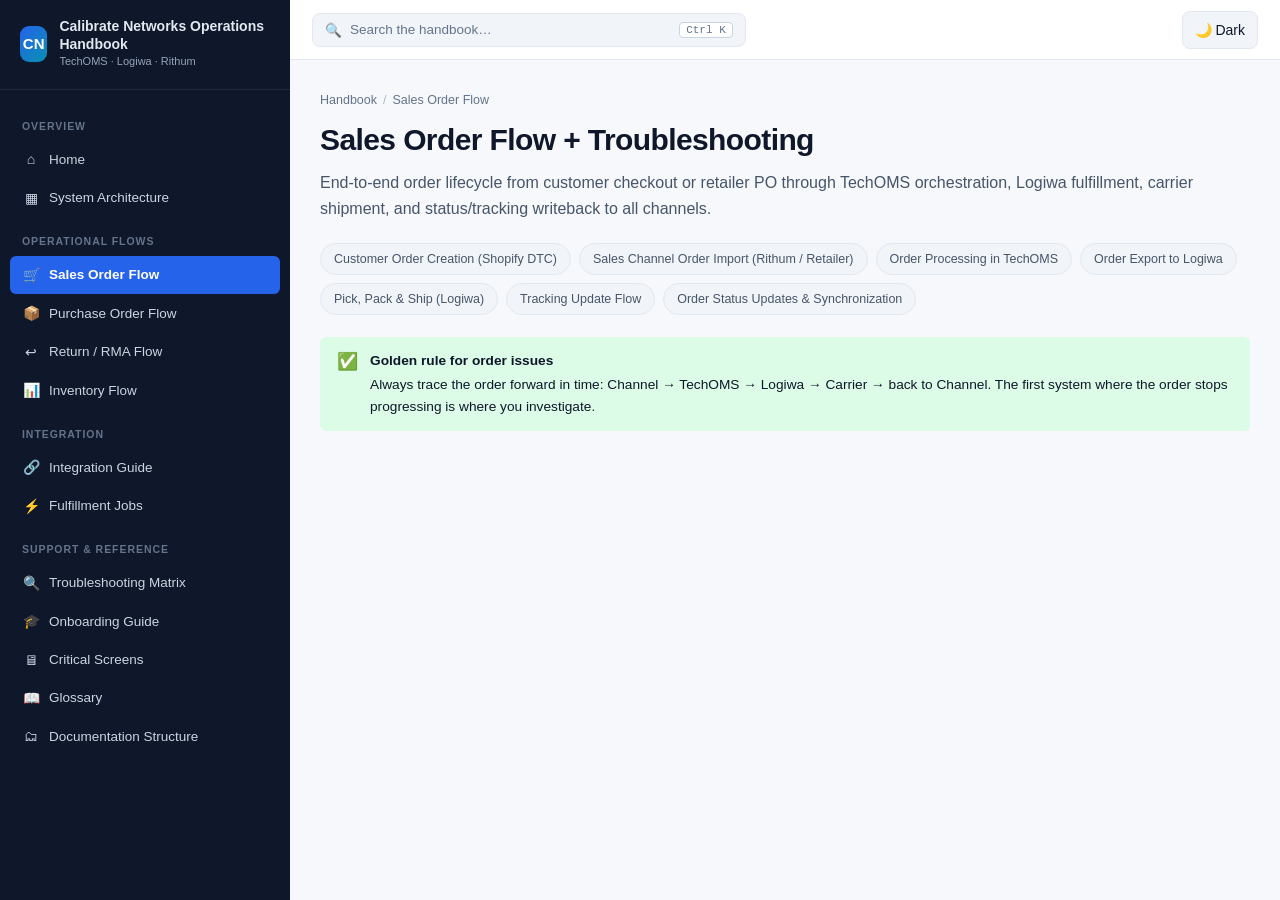
<file: pages/sales-order.html>
<!DOCTYPE html>
<html lang="en">
<head>
  <meta charset="UTF-8" />
  <meta name="viewport" content="width=device-width, initial-scale=1.0" />
  <meta name="description" content="Sales Order Flow + Troubleshooting — Calibrate Networks Operations & Troubleshooting Handbook" />
  <title>Sales Order Flow + Troubleshooting | Calibrate Networks Operations Handbook</title>
  <link rel="icon" type="image/svg+xml" href="../assets/images/favicon.svg" />
  <link rel="stylesheet" href="../assets/css/global.css" />
</head>
<body data-page="sales-order">
  <div class="app-shell">
    <aside class="sidebar" id="sidebar" aria-label="Main navigation">
      <div class="sidebar__brand">
        <div class="sidebar__brand-logo">CN</div>
        <div>
          <div class="sidebar__brand-title">Calibrate Networks Operations Handbook</div>
          <div class="sidebar__brand-sub">TechOMS · Logiwa · Rithum</div>
        </div>
      </div>
      <nav class="sidebar__nav">
    <div class="nav-group">
      <div class="nav-group__label">Overview</div>
      <a href="../index.html" class="nav-link">
        <span class="nav-link__icon" aria-hidden="true">⌂</span>
        <span>Home</span>
      </a>
      <a href="architecture.html" class="nav-link">
        <span class="nav-link__icon" aria-hidden="true">▦</span>
        <span>System Architecture</span>
      </a>
    </div>
    <div class="nav-group">
      <div class="nav-group__label">Operational Flows</div>
      <a href="sales-order.html" class="nav-link active">
        <span class="nav-link__icon" aria-hidden="true">🛒</span>
        <span>Sales Order Flow</span>
      </a>
      <a href="purchase-order.html" class="nav-link">
        <span class="nav-link__icon" aria-hidden="true">📦</span>
        <span>Purchase Order Flow</span>
      </a>
      <a href="returns.html" class="nav-link">
        <span class="nav-link__icon" aria-hidden="true">↩</span>
        <span>Return / RMA Flow</span>
      </a>
      <a href="inventory.html" class="nav-link">
        <span class="nav-link__icon" aria-hidden="true">📊</span>
        <span>Inventory Flow</span>
      </a>
    </div>
    <div class="nav-group">
      <div class="nav-group__label">Integration</div>
      <a href="integration.html" class="nav-link">
        <span class="nav-link__icon" aria-hidden="true">🔗</span>
        <span>Integration Guide</span>
      </a>
      <a href="fulfillment-jobs.html" class="nav-link">
        <span class="nav-link__icon" aria-hidden="true">⚡</span>
        <span>Fulfillment Jobs</span>
      </a>
    </div>
    <div class="nav-group">
      <div class="nav-group__label">Support & Reference</div>
      <a href="troubleshooting.html" class="nav-link">
        <span class="nav-link__icon" aria-hidden="true">🔍</span>
        <span>Troubleshooting Matrix</span>
      </a>
      <a href="onboarding.html" class="nav-link">
        <span class="nav-link__icon" aria-hidden="true">🎓</span>
        <span>Onboarding Guide</span>
      </a>
      <a href="critical-screens.html" class="nav-link">
        <span class="nav-link__icon" aria-hidden="true">🖥</span>
        <span>Critical Screens</span>
      </a>
      <a href="glossary.html" class="nav-link">
        <span class="nav-link__icon" aria-hidden="true">📖</span>
        <span>Glossary</span>
      </a>
      <a href="doc-structure.html" class="nav-link">
        <span class="nav-link__icon" aria-hidden="true">🗂</span>
        <span>Documentation Structure</span>
      </a>
    </div>
      </nav>
    </aside>

    <div class="scrim" id="scrim" aria-hidden="true"></div>

    <div class="main">
      <header class="topbar">
        <button type="button" class="topbar__menu-btn" id="menu-btn" aria-label="Open navigation">☰</button>
        <button type="button" class="topbar__search" id="search-open">
          <span aria-hidden="true">🔍</span>
          <span>Search the handbook…</span>
          <kbd>Ctrl K</kbd>
        </button>
        <div class="topbar__spacer"></div>
        <button type="button" class="theme-toggle" id="theme-toggle" aria-label="Toggle color theme" title="Toggle light / dark">🌙 Dark</button>
      </header>

      <main class="content" id="main">
<header>
<nav class="breadcrumbs" aria-label="Breadcrumb">
<span>Handbook</span>
<span class="sep">/</span>
<span>Sales Order Flow</span>
</nav>

<h1 class="page-title">Sales Order Flow + Troubleshooting</h1>

<p class="page-lead">End-to-end order lifecycle from customer checkout or retailer PO through TechOMS orchestration, Logiwa fulfillment, carrier shipment, and status/tracking writeback to all channels.</p>

<nav class="toc" aria-label="On this page">
<a href="#customer-order-creation">Customer Order Creation (Shopify DTC)</a>
<a href="#channel-order-import">Sales Channel Order Import (Rithum / Retailer)</a>
<a href="#techoms-processing">Order Processing in TechOMS</a>
<a href="#export-to-logiwa">Order Export to Logiwa</a>
<a href="#pick-pack-ship">Pick, Pack &amp; Ship (Logiwa)</a>
<a href="#tracking-update">Tracking Update Flow</a>
<a href="#order-status-sync">Order Status Updates &amp; Synchronization</a>
</nav>

</header>

<aside class="callout callout--tip">
<span class="callout__icon">✅</span>
<div>
<strong>Golden rule for order issues</strong>
<p>Always trace the order forward in time: Channel → TechOMS → Logiwa → Carrier → back to Channel. The first system where the order stops progressing is where you investigate.</p>

</div>

</aside>
<!-- 
<p class="text-muted">This section covers seven interconnected processes. Each follows the standard handbook template so you can jump directly to the step, validation point, or error you need.</p>

<section class="process" id="customer-order-creation">
<div class="process__head">
<h2 class="process__title">
<span class="process__num">1</span>Customer Order Creation (Shopify DTC)</h2>

</div>

<div class="process__body">
<div class="field">
<div class="field__label">
<span>🎯</span>Purpose</div>

<p>Capture a direct-to-consumer (DTC) order when a shopper completes checkout on the Shopify storefront, making it available for fulfillment orchestration.</p>

</div>

<div class="field">
<div class="field__label">
<span>💼</span>Business Objective</div>

<p>Convert a paid customer order into a fulfillable sales order in TechOMS without delay, with accurate line items, shipping address, and payment status so the warehouse can ship same-day or next-day per SLA.</p>

</div>

<div class="field">
<div class="field__label">
<span>🖥️</span>Systems Involved</div>

<div class="pill-row">
<span class="tag tag--shopify">Shopify</span>
<span class="tag tag--techoms">TechOMS</span>
</div>

</div>

<div class="field">
<div class="field__label">
<span>🔗</span>Flow Diagram</div>

<figure class="diagram">
  <img src="../assets/images/diagrams/sales-order-shopify.png" onerror="this.onerror=null;this.src='../assets/images/diagrams/placeholder.svg'" alt="sales order shopify" />
  <figcaption>Diagram screenshot — add <code>sales-order-shopify.png</code> to <code>assets/images/diagrams/</code></figcaption>
</figure>

</div>

<div class="field">
<div class="field__label">
<span>👥</span>Step-by-Step Process</div>

<ol class="steps">
<li>
<div class="step-actor">Customer</div>

<span class="step-title">Complete checkout</span>
<div>Customer selects products, enters ship-to address, chooses shipping method, and completes payment (or places a valid authorized order).</div>

</li>

<li>
<div class="step-actor">Shopify</div>

<span class="step-title">Order created in Shopify Admin</span>
<div>Shopify assigns an order number, reserves inventory at the channel level (if configured), and sets financial status (paid/authorized) and fulfillment status (unfulfilled).</div>

</li>

<li>
<div class="step-actor">TechOMS</div>

<span class="step-title">Order imported via connector</span>
<div>TechOMS receives the order through webhook and/or recurring Sales Channel import job. The connector maps Shopify order ID, line SKUs, quantities, discounts, taxes, and shipping address into a TechOMS sales order.</div>

</li>

<li>
<div class="step-actor">TechOMS</div>

<span class="step-title">Initial validation &amp; routing prep</span>
<div>TechOMS validates SKU mapping, address completeness, and fraud/hold rules. Order may enter On Hold, Pending Allocation, or move toward fulfillment routing.</div>

</li>

</ol>

</div>

<div class="card-grid">
<div>
<div class="field">
<div class="field__label">
<span>⬇️</span>Input Data</div>

<ul class="clean">
<li>Shopify order ID and order name (#1001)</li>

<li>Customer name, email, phone</li>

<li>Ship-to and bill-to addresses</li>

<li>Line items: SKU, quantity, price, discounts</li>

<li>Shipping method / service level requested</li>

<li>Payment status (paid, authorized, pending)</li>

<li>Order tags and notes</li>

</ul>

</div>

</div>

<div>
<div class="field">
<div class="field__label">
<span>⬆️</span>Output Data</div>

<ul class="clean">
<li>TechOMS sales order with channel reference</li>

<li>Mapped internal SKU / product IDs</li>

<li>Order status in TechOMS (e.g. New, On Hold, Pending Fulfillment)</li>

<li>Audit log of import timestamp and source channel</li>

</ul>

</div>

</div>

</div>

<div class="field">
<div class="field__label">
<span>🔄</span>Key Status Changes</div>

<div class="table-wrap">
<table class="data">
<thead>
<tr>
<th>System</th>
<th>From</th>
<th>To</th>
</tr>

</thead>

<tbody>
<tr>
<td>
<span class="tag tag--shopify">Shopify</span>
</td>
<td>
<code>—</code>
</td>
<td>
<code>Unfulfilled</code>
</td>
</tr>

<tr>
<td>
<span class="tag tag--techoms">TechOMS</span>
</td>
<td>
<code>—</code>
</td>
<td>
<code>New / Imported</code>
</td>
</tr>

<tr>
<td>
<span class="tag tag--techoms">TechOMS</span>
</td>
<td>
<code>New</code>
</td>
<td>
<code>Pending Fulfillment (if passed validation)</code>
</td>
</tr>

</tbody>

</table>

</div>

</div>

<div class="field">
<div class="field__label">
<span>✔️</span>Validation Points</div>

<ul class="clean">
<li>Shopify order exists and financial status is acceptable (paid or authorized per policy)</li>

<li>Every line SKU maps to an active product in TechOMS</li>

<li>Ship-to address passes validation (no missing postal code / country)</li>

<li>TechOMS order channel reference matches Shopify order ID (dedupe check)</li>

<li>No duplicate import for the same Shopify order ID</li>

</ul>

</div>

<div class="field">
<div class="field__label">
<span>📸</span>Screenshots Required</div>

<div class="shot">
<span class="shot__icon">🖼️</span>
<span>Shopify Admin → Orders → [order] — order header, financial status, fulfillment status</span>
</div>

<div class="shot">
<span class="shot__icon">🖼️</span>
<span>Shopify Admin → Orders → [order] — line items and shipping address</span>
</div>

<div class="shot">
<span class="shot__icon">🖼️</span>
<span>TechOMS → Sales Orders → search by Shopify order ID — imported order header</span>
</div>

<div class="shot">
<span class="shot__icon">🖼️</span>
<span>TechOMS → Sales Channel → Shopify connector → recent import log / job history</span>
</div>

</div>

<div class="field">
<div class="field__label">
<span>🚨</span>Common Errors, Root Causes &amp; Resolution</div>

<div class="error-card">
<div class="error-card__title">Order in Shopify but not in TechOMS</div>

<dl>
<dt>Root Cause</dt>

<dd>Webhook failure, connector disabled, API credential expired, or import job not running.</dd>

<dt>Debugging Steps</dt>

<dd>
<ol class="clean">
<li>Confirm order exists in Shopify with correct financial status</li>

<li>Check TechOMS Sales Channel connector status (active / last sync time)</li>

<li>Review recurring import job execution log for errors</li>

<li>Search TechOMS by Shopify order ID and external reference fields</li>

<li>Verify webhook delivery in Shopify (if applicable)</li>

</ol>

</dd>

<dt>Resolution</dt>

<dd>Re-run manual import for the order date range; fix API credentials; re-enable connector; trigger on-demand sync. Document incident if SLA breach.</dd>

</dl>

</div>

<div class="error-card">
<div class="error-card__title">SKU mapping failure on import</div>

<dl>
<dt>Root Cause</dt>

<dd>Shopify variant SKU does not match TechOMS product SKU or alias mapping table.</dd>

<dt>Debugging Steps</dt>

<dd>
<ol class="clean">
<li>Compare Shopify line SKU to TechOMS product master</li>

<li>Check SKU alias / cross-reference mapping in TechOMS</li>

<li>Review import error message on the order or job log</li>

</ol>

</dd>

<dt>Resolution</dt>

<dd>Add or correct SKU mapping in TechOMS product catalog; re-import order or manually add line and release hold.</dd>

</dl>

</div>

</div>

<div class="field">
<div class="field__label">
<span>📞</span>Escalation Path</div>

<ol class="clean">
<li>L1 Support: verify Shopify order + TechOMS import logs, re-trigger sync</li>

<li>L2 Operations: SKU mapping, order rules, channel connector config</li>

<li>L3 / TechOMS Admin: API credentials, connector code, custom IntegratedFlow issues</li>

<li>Client / Brand team: if product catalog or Shopify catalog mismatch</li>

</ol>

</div>

<div class="field">
<div class="field__label">
<span>⭐</span>Best Practices</div>

<ul class="clean">
<li>Always search TechOMS by external channel order ID first — not internal TechOMS ID</li>

<li>Capture screenshots of both Shopify and TechOMS side-by-side for ticket documentation</li>

<li>Monitor import job success rate daily; alert on consecutive failures</li>

<li>Maintain a SKU mapping change log when new products launch</li>

</ul>

</div>

</div>

</section>

<section class="process" id="channel-order-import">
<div class="process__head">
<h2 class="process__title">
<span class="process__num">2</span>Sales Channel Order Import (Rithum / Retailer)</h2>

</div>

<div class="process__body">
<div class="field">
<div class="field__label">
<span>🎯</span>Purpose</div>

<p>Import retailer and marketplace purchase orders (typically EDI 850) from Rithum into TechOMS as fulfillable sales orders.</p>

</div>

<div class="field">
<div class="field__label">
<span>💼</span>Business Objective</div>

<p>Meet retailer cancel-by and ship-by SLAs by converting inbound retailer POs into warehouse-ready fulfillment orders within the required acknowledgment window.</p>

</div>

<div class="field">
<div class="field__label">
<span>🖥️</span>Systems Involved</div>

<div class="pill-row">
<span class="tag tag--rithum">Rithum</span>
<span class="tag tag--techoms">TechOMS</span>
<span class="tag tag--techoms">Retailers</span>
</div>

</div>

<div class="field">
<div class="field__label">
<span>🔗</span>Flow Diagram</div>

<figure class="diagram">
  <img src="../assets/images/diagrams/sales-order-rithum.png" onerror="this.onerror=null;this.src='../assets/images/diagrams/placeholder.svg'" alt="sales order rithum" />
  <figcaption>Diagram screenshot — add <code>sales-order-rithum.png</code> to <code>assets/images/diagrams/</code></figcaption>
</figure>

</div>

<div class="field">
<div class="field__label">
<span>👥</span>Step-by-Step Process</div>

<ol class="steps">
<li>
<div class="step-actor">Retailer</div>

<span class="step-title">Retailer transmits PO (850)</span>
<div>A marketplace or dropship retailer sends an EDI 850 or equivalent PO through their integration hub.</div>

</li>

<li>
<div class="step-actor">Rithum</div>

<span class="step-title">PO received and normalized</span>
<div>Rithum translates EDI, validates retailer-specific requirements (routing, labels, ASN timing), and exposes the order in the channel portal or outbound feed.</div>

</li>

<li>
<div class="step-actor">TechOMS</div>

<span class="step-title">Order imported into TechOMS</span>
<div>TechOMS Sales Channel connector (Rithum/Dsco API, EDI, or Data Mapper) pulls new orders on schedule. Retailer PO number, ship-to (often blind ship), line items, and requested ship date are mapped.</div>

</li>

<li>
<div class="step-actor">TechOMS</div>

<span class="step-title">855 acknowledgment sent back</span>
<div>If configured, TechOMS or Rithum sends EDI 855 PO acknowledgment confirming acceptance, partial acceptance, or rejection within retailer SLA (often 2–24 hours).</div>

</li>

</ol>

</div>

<div class="card-grid">
<div>
<div class="field">
<div class="field__label">
<span>⬇️</span>Input Data</div>

<ul class="clean">
<li>EDI 850: retailer PO number, order date, requested ship date</li>

<li>Ship-to address (may be retailer DC or end consumer for dropship)</li>

<li>Line items: retailer SKU, vendor SKU, quantity, unit price</li>

<li>Retailer routing / department / store number</li>

<li>Special instructions (gift wrap, routing guide, label requirements)</li>

</ul>

</div>

</div>

<div>
<div class="field">
<div class="field__label">
<span>⬆️</span>Output Data</div>

<ul class="clean">
<li>TechOMS sales order with retailer PO reference</li>

<li>EDI 855 PO acknowledgment (accepted/rejected lines)</li>

<li>Order status visible in Rithum portal</li>

</ul>

</div>

</div>

</div>

<div class="field">
<div class="field__label">
<span>🔄</span>Key Status Changes</div>

<div class="table-wrap">
<table class="data">
<thead>
<tr>
<th>System</th>
<th>From</th>
<th>To</th>
</tr>

</thead>

<tbody>
<tr>
<td>
<span class="tag tag--rithum">Rithum</span>
</td>
<td>
<code>New PO</code>
</td>
<td>
<code>Accepted / In Progress</code>
</td>
</tr>

<tr>
<td>
<span class="tag tag--techoms">TechOMS</span>
</td>
<td>
<code>—</code>
</td>
<td>
<code>New (Retailer Channel)</code>
</td>
</tr>

<tr>
<td>
<span class="tag tag--techoms">TechOMS</span>
</td>
<td>
<code>New</code>
</td>
<td>
<code>Acknowledged / Pending Fulfillment</code>
</td>
</tr>

</tbody>

</table>

</div>

</div>

<div class="field">
<div class="field__label">
<span>✔️</span>Validation Points</div>

<ul class="clean">
<li>Retailer PO number is unique — no duplicate import</li>

<li>All retailer SKUs map to internal product SKUs</li>

<li>Ship-by / cancel-by dates are feasible against inventory and cut-off times</li>

<li>855 acknowledgment sent within retailer SLA</li>

<li>Routing and label requirements noted on the order for warehouse</li>

</ul>

</div>

<div class="field">
<div class="field__label">
<span>📸</span>Screenshots Required</div>

<div class="shot">
<span class="shot__icon">🖼️</span>
<span>Rithum portal → Orders → PO detail (status, ship-by, line items)</span>
</div>

<div class="shot">
<span class="shot__icon">🖼️</span>
<span>TechOMS → Sales Orders → search by retailer PO number</span>
</div>

<div class="shot">
<span class="shot__icon">🖼️</span>
<span>TechOMS → Sales Channel → Rithum connector → import job log</span>
</div>

<div class="shot">
<span class="shot__icon">🖼️</span>
<span>EDI transaction log (850 inbound / 855 outbound) if available</span>
</div>

</div>

<div class="field">
<div class="field__label">
<span>🚨</span>Common Errors, Root Causes &amp; Resolution</div>

<div class="error-card">
<div class="error-card__title">Retailer PO in Rithum but missing in TechOMS</div>

<dl>
<dt>Root Cause</dt>

<dd>Import job failure, mapping filter excluding order, or wrong retailer account.</dd>

<dt>Debugging Steps</dt>

<dd>
<ol class="clean">
<li>Locate PO in Rithum by retailer PO number</li>

<li>Check TechOMS import job last run and error log</li>

<li>Verify retailer account / trading partner ID mapping</li>

<li>Search TechOMS external reference fields</li>

</ol>

</dd>

<dt>Resolution</dt>

<dd>Fix connector config, run manual import for date range, verify trading partner mapping. Escalate if cancel-by SLA at risk.</dd>

</dl>

</div>

<div class="error-card">
<div class="error-card__title">855 not sent / late acknowledgment</div>

<dl>
<dt>Root Cause</dt>

<dd>Order on hold in TechOMS, connector not configured for 855, or inventory rejection.</dd>

<dt>Debugging Steps</dt>

<dd>
<ol class="clean">
<li>Check TechOMS order hold reason</li>

<li>Verify 855 outbound job in Rithum/TechOMS</li>

<li>Confirm inventory was available at ack time</li>

</ol>

</dd>

<dt>Resolution</dt>

<dd>Release hold, manually trigger 855, or send rejection with reason per retailer requirements.</dd>

</dl>

</div>

</div>

<div class="field">
<div class="field__label">
<span>📞</span>Escalation Path</div>

<ol class="clean">
<li>L1: Rithum PO lookup + TechOMS import re-trigger</li>

<li>L2: EDI mapping, retailer account setup, acknowledgment config</li>

<li>Rithum / EDI team: translation errors, trading partner onboarding</li>

<li>Retailer compliance team: SLA exceptions, routing guide issues</li>

</ol>

</div>

<div class="field">
<div class="field__label">
<span>⭐</span>Best Practices</div>

<ul class="clean">
<li>Know each retailer's cancel-by and ship-by rules — document in client profile</li>

<li>Flag orders with ship-by within 24 hours for priority monitoring</li>

<li>Keep retailer SKU cross-reference table current</li>

<li>Validate blind-ship addresses carefully — bad addresses cause chargebacks</li>

</ul>

</div>

</div>

</section>

<section class="process" id="techoms-processing">
<div class="process__head">
<h2 class="process__title">
<span class="process__num">3</span>Order Processing in TechOMS</h2>

</div>

<div class="process__body">
<div class="field">
<div class="field__label">
<span>🎯</span>Purpose</div>

<p>Apply business rules, inventory checks, and fulfillment routing so approved orders are ready for warehouse dispatch.</p>

</div>

<div class="field">
<div class="field__label">
<span>💼</span>Business Objective</div>

<p>Ensure every order is validated, allocated at the OMS level, routed to the correct warehouse and fulfillment channel, and released without violating client or retailer business rules.</p>

</div>

<div class="field">
<div class="field__label">
<span>🖥️</span>Systems Involved</div>

<div class="pill-row">
<span class="tag tag--techoms">TechOMS</span>
</div>

</div>

<div class="field">
<div class="field__label">
<span>🔗</span>Flow Diagram</div>

<figure class="diagram">
  <img src="../assets/images/diagrams/sales-order-techoms.png" onerror="this.onerror=null;this.src='../assets/images/diagrams/placeholder.svg'" alt="sales order techoms" />
  <figcaption>Diagram screenshot — add <code>sales-order-techoms.png</code> to <code>assets/images/diagrams/</code></figcaption>
</figure>

</div>

<div class="field">
<div class="field__label">
<span>👥</span>Step-by-Step Process</div>

<ol class="steps">
<li>
<div class="step-actor">TechOMS</div>

<span class="step-title">Order rules evaluation</span>
<div>Rules engine evaluates channel, SKU, destination, order value, and tags. May apply holds, split orders, select carrier service, or route to specific warehouse.</div>

</li>

<li>
<div class="step-actor">TechOMS</div>

<span class="step-title">Inventory check (ATS)</span>
<div>TechOMS checks available-to-sell inventory aggregated from Logiwa (and any other sources). May soft-allocate or flag backorder per client policy.</div>

</li>

<li>
<div class="step-actor">TechOMS</div>

<span class="step-title">Fulfillment routing</span>
<div>Dynamic routing selects fulfillment channel (Logiwa warehouse), ship method, and priority. Retailer orders may require specific carrier or routing guide compliance.</div>

</li>

<li>
<div class="step-actor">TechOMS</div>

<span class="step-title">Release for fulfillment</span>
<div>Order status moves to Released / Pending Export. Recurring job or real-time trigger will push to Logiwa fulfillment channel.</div>

</li>

</ol>

</div>

<div class="card-grid">
<div>
<div class="field">
<div class="field__label">
<span>⬇️</span>Input Data</div>

<ul class="clean">
<li>Imported sales order with channel reference</li>

<li>Product master and SKU mappings</li>

<li>Inventory ATS from Logiwa sync</li>

<li>Order rules configuration</li>

<li>Client SLA and routing preferences</li>

</ul>

</div>

</div>

<div>
<div class="field">
<div class="field__label">
<span>⬆️</span>Output Data</div>

<ul class="clean">
<li>Released fulfillment order ready for Logiwa export</li>

<li>Soft allocation / reservation at OMS level (if enabled)</li>

<li>Hold reason codes for blocked orders</li>

<li>Audit trail of rules applied</li>

</ul>

</div>

</div>

</div>

<div class="field">
<div class="field__label">
<span>🔄</span>Key Status Changes</div>

<div class="table-wrap">
<table class="data">
<thead>
<tr>
<th>System</th>
<th>From</th>
<th>To</th>
</tr>

</thead>

<tbody>
<tr>
<td>
<span class="tag tag--techoms">TechOMS</span>
</td>
<td>
<code>New</code>
</td>
<td>
<code>On Hold</code>
</td>
</tr>

<tr>
<td>
<span class="tag tag--techoms">TechOMS</span>
</td>
<td>
<code>New</code>
</td>
<td>
<code>Pending Fulfillment</code>
</td>
</tr>

<tr>
<td>
<span class="tag tag--techoms">TechOMS</span>
</td>
<td>
<code>Pending Fulfillment</code>
</td>
<td>
<code>Released</code>
</td>
</tr>

<tr>
<td>
<span class="tag tag--techoms">TechOMS</span>
</td>
<td>
<code>Released</code>
</td>
<td>
<code>Exported to WMS</code>
</td>
</tr>

</tbody>

</table>

</div>

</div>

<div class="field">
<div class="field__label">
<span>✔️</span>Validation Points</div>

<ul class="clean">
<li>No unexplained hold — hold reason documented</li>

<li>ATS covers order quantity (or backorder policy applied)</li>

<li>Correct warehouse / fulfillment channel selected</li>

<li>Ship method matches channel requirements (retailer routing guide)</li>

<li>Order released before warehouse cut-off for same-day ship</li>

</ul>

</div>

<div class="field">
<div class="field__label">
<span>📸</span>Screenshots Required</div>

<div class="shot">
<span class="shot__icon">🖼️</span>
<span>TechOMS → Sales Order detail — status, hold reason, line allocation</span>
</div>

<div class="shot">
<span class="shot__icon">🖼️</span>
<span>TechOMS → Order Rules — active rules affecting this order</span>
</div>

<div class="shot">
<span class="shot__icon">🖼️</span>
<span>TechOMS → Inventory view — ATS for order SKUs</span>
</div>

<div class="shot">
<span class="shot__icon">🖼️</span>
<span>TechOMS → Fulfillment Channel assignment</span>
</div>

</div>

<div class="field">
<div class="field__label">
<span>🚨</span>Common Errors, Root Causes &amp; Resolution</div>

<div class="error-card">
<div class="error-card__title">Order stuck On Hold</div>

<dl>
<dt>Root Cause</dt>

<dd>Fraud rule, incomplete address, payment issue (DTC), manual hold, or missing custom field.</dd>

<dt>Debugging Steps</dt>

<dd>
<ol class="clean">
<li>Read hold reason on order header</li>

<li>Review order history / audit log</li>

<li>Check if all required custom fields populated (retailer orders)</li>

<li>Verify payment status for Shopify orders</li>

</ol>

</dd>

<dt>Resolution</dt>

<dd>Resolve root cause and manually release hold, or cancel/reject per client policy.</dd>

</dl>

</div>

<div class="error-card">
<div class="error-card__title">Wrong warehouse routed</div>

<dl>
<dt>Root Cause</dt>

<dd>Routing rule misconfiguration or inventory snapshot stale.</dd>

<dt>Debugging Steps</dt>

<dd>
<ol class="clean">
<li>Review routing rule that matched</li>

<li>Compare inventory by warehouse in TechOMS vs Logiwa</li>

<li>Check if order was manually reassigned</li>

</ol>

</dd>

<dt>Resolution</dt>

<dd>Reassign fulfillment channel, update routing rules, refresh inventory sync.</dd>

</dl>

</div>

</div>

<div class="field">
<div class="field__label">
<span>📞</span>Escalation Path</div>

<ol class="clean">
<li>L1: identify hold reason, check inventory ATS</li>

<li>L2: order rules, routing config, fulfillment channel assignment</li>

<li>Client operations manager: policy decisions on backorders and splits</li>

</ol>

</div>

<div class="field">
<div class="field__label">
<span>⭐</span>Best Practices</div>

<ul class="clean">
<li>Document every manual hold release with reason in order notes</li>

<li>Review orders On Hold &gt; 2 hours daily</li>

<li>Test routing rule changes in staging before production</li>

</ul>

</div>

</div>

</section>

<section class="process" id="export-to-logiwa">
<div class="process__head">
<h2 class="process__title">
<span class="process__num">4</span>Order Export to Logiwa</h2>

</div>

<div class="process__body">
<div class="field">
<div class="field__label">
<span>🎯</span>Purpose</div>

<p>Transmit released fulfillment orders from TechOMS to Logiwa so the warehouse can allocate, pick, pack, and ship.</p>

</div>

<div class="field">
<div class="field__label">
<span>💼</span>Business Objective</div>

<p>Achieve reliable, timely order transmission with zero data loss so warehouse operations can begin within minutes of OMS release.</p>

</div>

<div class="field">
<div class="field__label">
<span>🖥️</span>Systems Involved</div>

<div class="pill-row">
<span class="tag tag--techoms">TechOMS</span>
<span class="tag tag--logiwa">Logiwa</span>
</div>

</div>

<div class="field">
<div class="field__label">
<span>🔗</span>Flow Diagram</div>

<figure class="diagram">
  <img src="../assets/images/diagrams/sales-order-logiwa-export.png" onerror="this.onerror=null;this.src='../assets/images/diagrams/placeholder.svg'" alt="sales order logiwa export" />
  <figcaption>Diagram screenshot — add <code>sales-order-logiwa-export.png</code> to <code>assets/images/diagrams/</code></figcaption>
</figure>

</div>

<div class="field">
<div class="field__label">
<span>👥</span>Step-by-Step Process</div>

<ol class="steps">
<li>
<div class="step-actor">TechOMS</div>

<span class="step-title">Export job picks released orders</span>
<div>Recurring IntegratedFlow / fulfillment channel job selects orders in Released status and maps to Logiwa shipment order format.</div>

</li>

<li>
<div class="step-actor">Logiwa</div>

<span class="step-title">Shipment order created</span>
<div>Logiwa receives order with client ID, warehouse, ship-to, lines, carrier service, and reference numbers (TechOMS ID, channel PO). Order enters Open / Ready to Process.</div>

</li>

<li>
<div class="step-actor">TechOMS</div>

<span class="step-title">Export confirmation</span>
<div>TechOMS stores Logiwa shipment order ID, updates status to Exported / In Fulfillment, and links external reference for ship confirm matching.</div>

</li>

</ol>

</div>

<div class="card-grid">
<div>
<div class="field">
<div class="field__label">
<span>⬇️</span>Input Data</div>

<ul class="clean">
<li>Released TechOMS fulfillment order</li>

<li>Ship-to address and contact</li>

<li>Line items: SKU, quantity, lot/serial requirements</li>

<li>Carrier / service level</li>

<li>Client and warehouse identifiers</li>

<li>Channel reference numbers (Shopify order ID, retailer PO)</li>

</ul>

</div>

</div>

<div>
<div class="field">
<div class="field__label">
<span>⬆️</span>Output Data</div>

<ul class="clean">
<li>Logiwa shipment order</li>

<li>Logiwa shipment order ID stored in TechOMS</li>

<li>TechOMS status: Exported / In Fulfillment</li>

</ul>

</div>

</div>

</div>

<div class="field">
<div class="field__label">
<span>🔄</span>Key Status Changes</div>

<div class="table-wrap">
<table class="data">
<thead>
<tr>
<th>System</th>
<th>From</th>
<th>To</th>
</tr>

</thead>

<tbody>
<tr>
<td>
<span class="tag tag--techoms">TechOMS</span>
</td>
<td>
<code>Released</code>
</td>
<td>
<code>Exported</code>
</td>
</tr>

<tr>
<td>
<span class="tag tag--logiwa">Logiwa</span>
</td>
<td>
<code>—</code>
</td>
<td>
<code>Open / Pending</code>
</td>
</tr>

<tr>
<td>
<span class="tag tag--logiwa">Logiwa</span>
</td>
<td>
<code>Open</code>
</td>
<td>
<code>Allocated (after allocation run)</code>
</td>
</tr>

</tbody>

</table>

</div>

</div>

<div class="field">
<div class="field__label">
<span>✔️</span>Validation Points</div>

<ul class="clean">
<li>Logiwa shipment order exists with matching reference numbers</li>

<li>Line quantities match TechOMS exactly</li>

<li>Client / warehouse on Logiwa order is correct</li>

<li>TechOMS shows Logiwa external ID — not blank</li>

<li>No export error in TechOMS job log</li>

</ul>

</div>

<div class="field">
<div class="field__label">
<span>📸</span>Screenshots Required</div>

<div class="shot">
<span class="shot__icon">🖼️</span>
<span>TechOMS → Fulfillment export job log (success/fail)</span>
</div>

<div class="shot">
<span class="shot__icon">🖼️</span>
<span>TechOMS → Order — Logiwa external reference field</span>
</div>

<div class="shot">
<span class="shot__icon">🖼️</span>
<span>Logiwa → Shipment Orders → search by reference / order number</span>
</div>

<div class="shot">
<span class="shot__icon">🖼️</span>
<span>Logiwa → Shipment Order detail — lines, ship-to, status</span>
</div>

</div>

<div class="field">
<div class="field__label">
<span>🚨</span>Common Errors, Root Causes &amp; Resolution</div>

<div class="error-card">
<div class="error-card__title">Order released in TechOMS but not in Logiwa</div>

<dl>
<dt>Root Cause</dt>

<dd>Export job failure, API timeout, SKU not in Logiwa catalog, or client/warehouse mismatch.</dd>

<dt>Debugging Steps</dt>

<dd>
<ol class="clean">
<li>Check TechOMS fulfillment channel export job log</li>

<li>Search Logiwa by TechOMS order reference and channel PO</li>

<li>Verify SKU exists in Logiwa product master for correct client</li>

<li>Confirm fulfillment channel mapping (warehouse, client ID)</li>

</ol>

</dd>

<dt>Resolution</dt>

<dd>Fix mapping error, re-run export job, or manually create shipment order in Logiwa (with approval) and link references.</dd>

</dl>

</div>

<div class="error-card">
<div class="error-card__title">Duplicate shipment orders in Logiwa</div>

<dl>
<dt>Root Cause</dt>

<dd>Re-export after partial failure without idempotency check.</dd>

<dt>Debugging Steps</dt>

<dd>
<ol class="clean">
<li>Search Logiwa for duplicate references</li>

<li>Review TechOMS export history for multiple success events</li>

</ol>

</dd>

<dt>Resolution</dt>

<dd>Cancel duplicate in Logiwa before pick starts; fix connector dedupe; document for warehouse.</dd>

</dl>

</div>

</div>

<div class="field">
<div class="field__label">
<span>📞</span>Escalation Path</div>

<ol class="clean">
<li>L1: job log review, reference search in both systems</li>

<li>L2: fulfillment channel connector config, SKU/client mapping</li>

<li>Logiwa admin: API integration errors, product setup</li>

<li>TechOMS vendor support: IntegratedFlow connector defects</li>

</ol>

</div>

<div class="field">
<div class="field__label">
<span>⭐</span>Best Practices</div>

<ul class="clean">
<li>Never manually create Logiwa orders without linking TechOMS reference</li>

<li>Monitor export job error rate; page on 3+ consecutive failures</li>

<li>Validate new SKUs exist in Logiwa before launching sales</li>

</ul>

</div>

</div>

</section>

<section class="process" id="pick-pack-ship">
<div class="process__head">
<h2 class="process__title">
<span class="process__num">5</span>Pick, Pack &amp; Ship (Logiwa)</h2>

</div>

<div class="process__body">
<div class="field">
<div class="field__label">
<span>🎯</span>Purpose</div>

<p>Physically fulfill the order in the warehouse: allocate inventory, pick items, pack cartons, generate carrier labels, and ship.</p>

</div>

<div class="field">
<div class="field__label">
<span>💼</span>Business Objective</div>

<p>Ship the correct products in the correct quantities to the correct address using the correct carrier service, meeting retailer packaging/label requirements and same-day cut-off SLAs.</p>

</div>

<div class="field">
<div class="field__label">
<span>🖥️</span>Systems Involved</div>

<div class="pill-row">
<span class="tag tag--logiwa">Logiwa</span>
<span class="tag tag--carrier">Carrier</span>
</div>

</div>

<div class="field">
<div class="field__label">
<span>🔗</span>Flow Diagram</div>

<figure class="diagram">
  <img src="../assets/images/diagrams/sales-order-pick-pack-ship.png" onerror="this.onerror=null;this.src='../assets/images/diagrams/placeholder.svg'" alt="sales order pick pack ship" />
  <figcaption>Diagram screenshot — add <code>sales-order-pick-pack-ship.png</code> to <code>assets/images/diagrams/</code></figcaption>
</figure>

</div>

<div class="field">
<div class="field__label">
<span>👥</span>Step-by-Step Process</div>

<ol class="steps">
<li>
<div class="step-actor">Logiwa</div>

<span class="step-title">Inventory allocation</span>
<div>System reserves specific inventory (location, lot if applicable) against the shipment order. Fails if insufficient stock or blocked locations.</div>

</li>

<li>
<div class="step-actor">Warehouse</div>

<span class="step-title">Wave release and picking</span>
<div>Orders grouped into waves by priority, carrier cut-off, or retailer. Picker uses mobile/web UI to confirm picks from directed locations.</div>

</li>

<li>
<div class="step-actor">Warehouse</div>

<span class="step-title">Packing</span>
<div>Items scanned and packed per client requirements (dunnage, retailer-specific packing slip, UCC-128 labels for retail).</div>

</li>

<li>
<div class="step-actor">Logiwa + Carrier</div>

<span class="step-title">Label generation and ship confirm</span>
<div>Carrier API returns label and tracking number. Ship confirm closes the shipment order and decrements on-hand inventory.</div>

</li>

</ol>

</div>

<div class="card-grid">
<div>
<div class="field">
<div class="field__label">
<span>⬇️</span>Input Data</div>

<ul class="clean">
<li>Allocated shipment order with pick tasks</li>

<li>Inventory locations and on-hand quantities</li>

<li>Carrier account and service mapping</li>

<li>Package dimensions and weight (actual or default)</li>

<li>Retailer label / packing slip templates</li>

</ul>

</div>

</div>

<div>
<div class="field">
<div class="field__label">
<span>⬆️</span>Output Data</div>

<ul class="clean">
<li>Picked and packed shipment</li>

<li>Carrier label (PDF/ZPL)</li>

<li>Tracking number(s)</li>

<li>Ship confirm event (ready for TechOMS sync)</li>

<li>Updated on-hand inventory</li>

</ul>

</div>

</div>

</div>

<div class="field">
<div class="field__label">
<span>🔄</span>Key Status Changes</div>

<div class="table-wrap">
<table class="data">
<thead>
<tr>
<th>System</th>
<th>From</th>
<th>To</th>
</tr>

</thead>

<tbody>
<tr>
<td>
<span class="tag tag--logiwa">Logiwa</span>
</td>
<td>
<code>Open</code>
</td>
<td>
<code>Allocated</code>
</td>
</tr>

<tr>
<td>
<span class="tag tag--logiwa">Logiwa</span>
</td>
<td>
<code>Allocated</code>
</td>
<td>
<code>Picking</code>
</td>
</tr>

<tr>
<td>
<span class="tag tag--logiwa">Logiwa</span>
</td>
<td>
<code>Picking</code>
</td>
<td>
<code>Packed</code>
</td>
</tr>

<tr>
<td>
<span class="tag tag--logiwa">Logiwa</span>
</td>
<td>
<code>Packed</code>
</td>
<td>
<code>Shipped</code>
</td>
</tr>

</tbody>

</table>

</div>

</div>

<div class="field">
<div class="field__label">
<span>✔️</span>Validation Points</div>

<ul class="clean">
<li>Allocation successful — no short allocation without approval</li>

<li>All lines picked — scan confirms SKU and quantity</li>

<li>Carrier service matches order requirement (especially retailer routing)</li>

<li>Tracking number generated before carrier cut-off</li>

<li>Ship confirm timestamp recorded in Logiwa</li>

</ul>

</div>

<div class="field">
<div class="field__label">
<span>📸</span>Screenshots Required</div>

<div class="shot">
<span class="shot__icon">🖼️</span>
<span>Logiwa → Shipment Order — status timeline</span>
</div>

<div class="shot">
<span class="shot__icon">🖼️</span>
<span>Logiwa → Allocation detail — locations reserved</span>
</div>

<div class="shot">
<span class="shot__icon">🖼️</span>
<span>Logiwa → Pack/ship screen — tracking number and carrier</span>
</div>

<div class="shot">
<span class="shot__icon">🖼️</span>
<span>Physical label and packing slip (photo for retailer compliance disputes)</span>
</div>

</div>

<div class="field">
<div class="field__label">
<span>🚨</span>Common Errors, Root Causes &amp; Resolution</div>

<div class="error-card">
<div class="error-card__title">Cannot allocate — insufficient inventory</div>

<dl>
<dt>Root Cause</dt>

<dd>On-hand mismatch, inventory in hold/quarantine location, or oversell due to sync lag.</dd>

<dt>Debugging Steps</dt>

<dd>
<ol class="clean">
<li>Check on-hand by SKU in Logiwa</li>

<li>Look for inventory in non-pickable locations</li>

<li>Compare TechOMS ATS vs Logiwa on-hand</li>

<li>Check for unshipped orders consuming allocation</li>

</ol>

</dd>

<dt>Resolution</dt>

<dd>Adjust inventory after root-cause analysis, transfer from alternate location, short-ship with client approval, or cancel line.</dd>

</dl>

</div>

<div class="error-card">
<div class="error-card__title">Carrier label failure</div>

<dl>
<dt>Root Cause</dt>

<dd>Invalid address, carrier account issue, overweight/oversize, or service not available to zone.</dd>

<dt>Debugging Steps</dt>

<dd>
<ol class="clean">
<li>Validate ship-to address in Logiwa</li>

<li>Check carrier API error message</li>

<li>Verify package weight/dimensions</li>

<li>Confirm carrier account credentials active</li>

</ol>

</dd>

<dt>Resolution</dt>

<dd>Correct address, change service level, update carrier credentials, or use backup carrier per client policy.</dd>

</dl>

</div>

</div>

<div class="field">
<div class="field__label">
<span>📞</span>Escalation Path</div>

<ol class="clean">
<li>L1: check allocation and shipment order status in Logiwa</li>

<li>Warehouse supervisor: pick/pack issues, short picks, label problems</li>

<li>L2: inventory sync, carrier account config</li>

<li>Client: short-ship approval, carrier service exceptions</li>

</ol>

</div>

<div class="field">
<div class="field__label">
<span>⭐</span>Best Practices</div>

<ul class="clean">
<li>Prioritize waves by carrier cut-off times</li>

<li>Retail orders: verify UCC-128 and packing slip before seal</li>

<li>Never ship without scan confirmation on all lines</li>

<li>Report allocation failures immediately — may indicate sync issue</li>

</ul>

</div>

</div>

</section>

<section class="process" id="tracking-update">
<div class="process__head">
<h2 class="process__title">
<span class="process__num">6</span>Tracking Update Flow</h2>

</div>

<div class="process__body">
<div class="field">
<div class="field__label">
<span>🎯</span>Purpose</div>

<p>Return shipment tracking numbers and carrier details from Logiwa through TechOMS to Shopify and Rithum so customers and retailers receive tracking information.</p>

</div>

<div class="field">
<div class="field__label">
<span>💼</span>Business Objective</div>

<p>Close the fulfillment loop with accurate, timely tracking writeback to prevent WISMO inquiries, retailer compliance penalties, and chargebacks for missing tracking.</p>

</div>

<div class="field">
<div class="field__label">
<span>🖥️</span>Systems Involved</div>

<div class="pill-row">
<span class="tag tag--logiwa">Logiwa</span>
<span class="tag tag--techoms">TechOMS</span>
<span class="tag tag--shopify">Shopify</span>
<span class="tag tag--rithum">Rithum</span>
</div>

</div>

<div class="field">
<div class="field__label">
<span>🔗</span>Flow Diagram</div>

<figure class="diagram">
  <img src="../assets/images/diagrams/sales-order-tracking.png" onerror="this.onerror=null;this.src='../assets/images/diagrams/placeholder.svg'" alt="sales order tracking" />
  <figcaption>Diagram screenshot — add <code>sales-order-tracking.png</code> to <code>assets/images/diagrams/</code></figcaption>
</figure>

</div>

<div class="field">
<div class="field__label">
<span>👥</span>Step-by-Step Process</div>

<ol class="steps">
<li>
<div class="step-actor">Logiwa</div>

<span class="step-title">Ship confirm transmitted</span>
<div>On ship confirm, Logiwa sends tracking number, carrier, ship date, weight, and carton count to TechOMS via fulfillment channel connector.</div>

</li>

<li>
<div class="step-actor">TechOMS</div>

<span class="step-title">Order matched and closed</span>
<div>TechOMS matches ship confirm to original order by reference ID. Order status updates to Shipped / Complete. Partial ships handled per policy.</div>

</li>

<li>
<div class="step-actor">TechOMS</div>

<span class="step-title">Shopify fulfillment writeback</span>
<div>For DTC orders, TechOMS creates fulfillment in Shopify with tracking number and notifies customer (if configured).</div>

</li>

<li>
<div class="step-actor">TechOMS / Rithum</div>

<span class="step-title">Retailer ASN and tracking</span>
<div>For retailer orders, ship confirm triggers 856 ASN generation through Rithum with tracking and carton SSCC data per retailer spec.</div>

</li>

</ol>

</div>

<div class="card-grid">
<div>
<div class="field">
<div class="field__label">
<span>⬇️</span>Input Data</div>

<ul class="clean">
<li>Logiwa ship confirm payload</li>

<li>Tracking number(s) and carrier code</li>

<li>Ship date and ship-from location</li>

<li>Carton SSCC / UCC-128 (retail)</li>

<li>Original order references</li>

</ul>

</div>

</div>

<div>
<div class="field">
<div class="field__label">
<span>⬆️</span>Output Data</div>

<ul class="clean">
<li>TechOMS order status: Shipped</li>

<li>Shopify fulfillment with tracking URL</li>

<li>EDI 856 ASN to retailer (via Rithum)</li>

<li>Customer tracking notification (DTC)</li>

</ul>

</div>

</div>

</div>

<div class="field">
<div class="field__label">
<span>🔄</span>Key Status Changes</div>

<div class="table-wrap">
<table class="data">
<thead>
<tr>
<th>System</th>
<th>From</th>
<th>To</th>
</tr>

</thead>

<tbody>
<tr>
<td>
<span class="tag tag--logiwa">Logiwa</span>
</td>
<td>
<code>Packed</code>
</td>
<td>
<code>Shipped</code>
</td>
</tr>

<tr>
<td>
<span class="tag tag--techoms">TechOMS</span>
</td>
<td>
<code>In Fulfillment</code>
</td>
<td>
<code>Shipped</code>
</td>
</tr>

<tr>
<td>
<span class="tag tag--shopify">Shopify</span>
</td>
<td>
<code>Unfulfilled</code>
</td>
<td>
<code>Fulfilled</code>
</td>
</tr>

<tr>
<td>
<span class="tag tag--rithum">Rithum</span>
</td>
<td>
<code>In Progress</code>
</td>
<td>
<code>Shipped / ASN Sent</code>
</td>
</tr>

</tbody>

</table>

</div>

</div>

<div class="field">
<div class="field__label">
<span>✔️</span>Validation Points</div>

<ul class="clean">
<li>Tracking number in Logiwa matches carrier portal</li>

<li>TechOMS order shows Shipped with tracking populated</li>

<li>Shopify fulfillment created with correct tracking (DTC)</li>

<li>856 ASN transmitted within retailer deadline</li>

<li>Tracking is scannable / valid (not test label)</li>

</ul>

</div>

<div class="field">
<div class="field__label">
<span>📸</span>Screenshots Required</div>

<div class="shot">
<span class="shot__icon">🖼️</span>
<span>Logiwa → Shipped order — tracking and ship date</span>
</div>

<div class="shot">
<span class="shot__icon">🖼️</span>
<span>TechOMS → Order — ship confirm received, tracking field</span>
</div>

<div class="shot">
<span class="shot__icon">🖼️</span>
<span>Shopify → Order fulfillment section with tracking</span>
</div>

<div class="shot">
<span class="shot__icon">🖼️</span>
<span>Rithum → ASN / ship confirm status for retailer PO</span>
</div>

</div>

<div class="field">
<div class="field__label">
<span>🚨</span>Common Errors, Root Causes &amp; Resolution</div>

<div class="error-card">
<div class="error-card__title">Shipped in Logiwa but not in TechOMS</div>

<dl>
<dt>Root Cause</dt>

<dd>Ship confirm sync job failure, reference mismatch, or connector down.</dd>

<dt>Debugging Steps</dt>

<dd>
<ol class="clean">
<li>Verify ship confirm in Logiwa shipment history</li>

<li>Check TechOMS inbound fulfillment job log</li>

<li>Compare reference IDs on both sides</li>

<li>Look for partial ship handling errors</li>

</ol>

</dd>

<dt>Resolution</dt>

<dd>Re-trigger ship confirm sync; manually enter tracking in TechOMS if urgent; fix reference mapping.</dd>

</dl>

</div>

<div class="error-card">
<div class="error-card__title">Tracking in TechOMS but not in Shopify</div>

<dl>
<dt>Root Cause</dt>

<dd>Shopify fulfillment writeback job failure or API scope issue.</dd>

<dt>Debugging Steps</dt>

<dd>
<ol class="clean">
<li>Check TechOMS → Shopify outbound job log</li>

<li>Verify Shopify API permissions for fulfillments</li>

<li>Confirm order not already fulfilled in Shopify</li>

</ol>

</dd>

<dt>Resolution</dt>

<dd>Re-run fulfillment export; manually fulfill in Shopify with tracking as temporary fix.</dd>

</dl>

</div>

<div class="error-card">
<div class="error-card__title">Late or missing 856 ASN</div>

<dl>
<dt>Root Cause</dt>

<dd>ASN job delay, missing SSCC, retailer mapping error, or ship confirm not triggering ASN.</dd>

<dt>Debugging Steps</dt>

<dd>
<ol class="clean">
<li>Check Rithum ASN queue for retailer PO</li>

<li>Verify SSCC / carton data in Logiwa ship confirm</li>

<li>Review retailer ASN timing requirements</li>

</ol>

</dd>

<dt>Resolution</dt>

<dd>Manually trigger ASN in Rithum; correct carton data; escalate to EDI team if recurring.</dd>

</dl>

</div>

</div>

<div class="field">
<div class="field__label">
<span>📞</span>Escalation Path</div>

<ol class="clean">
<li>L1: verify tracking in Logiwa, re-trigger sync jobs</li>

<li>L2: connector config, reference mapping, ASN rules</li>

<li>EDI / Rithum team: 856 generation failures</li>

<li>Retailer compliance: ASN disputes and chargebacks</li>

</ol>

</div>

<div class="field">
<div class="field__label">
<span>⭐</span>Best Practices</div>

<ul class="clean">
<li>Verify tracking in carrier portal before closing ticket</li>

<li>Monitor ship-confirm-to-Shopify latency (target &lt; 30 min)</li>

<li>Retail: send ASN same day as ship — many retailers penalize next-day ASN</li>

<li>Keep a daily report of shipped-not-synced orders</li>

</ul>

</div>

</div>

</section>

<section class="process" id="order-status-sync">
<div class="process__head">
<h2 class="process__title">
<span class="process__num">7</span>Order Status Updates &amp; Synchronization</h2>

</div>

<div class="process__body">
<div class="field">
<div class="field__label">
<span>🎯</span>Purpose</div>

<p>Keep order status consistent across TechOMS, Logiwa, Shopify, and Rithum throughout the lifecycle including holds, cancellations, and partial shipments.</p>

</div>

<div class="field">
<div class="field__label">
<span>💼</span>Business Objective</div>

<p>Provide a single accurate status view for support, clients, and retailers; prevent duplicate shipments and unauthorized cancellations.</p>

</div>

<div class="field">
<div class="field__label">
<span>🖥️</span>Systems Involved</div>

<div class="pill-row">
<span class="tag tag--techoms">TechOMS</span>
<span class="tag tag--logiwa">Logiwa</span>
<span class="tag tag--shopify">Shopify</span>
<span class="tag tag--rithum">Rithum</span>
</div>

</div>

<div class="field">
<div class="field__label">
<span>🔗</span>Flow Diagram</div>

<figure class="diagram">
  <img src="../assets/images/diagrams/sales-order-status-sync.png" onerror="this.onerror=null;this.src='../assets/images/diagrams/placeholder.svg'" alt="sales order status sync" />
  <figcaption>Diagram screenshot — add <code>sales-order-status-sync.png</code> to <code>assets/images/diagrams/</code></figcaption>
</figure>

</div>

<div class="field">
<div class="field__label">
<span>👥</span>Step-by-Step Process</div>

<ol class="steps">
<li>
<div class="step-actor">TechOMS</div>

<span class="step-title">Status hub maintains canonical state</span>
<div>TechOMS is the system of record for order status across channels. Changes from any direction update TechOMS first (or simultaneously per connector design).</div>

</li>

<li>
<div class="step-actor">Channel</div>

<span class="step-title">Cancellation requests (870 / API)</span>
<div>Retailer cancel requests arrive via Rithum (EDI 870) or Shopify cancel API. TechOMS evaluates if cancel is possible (not yet shipped).</div>

</li>

<li>
<div class="step-actor">Logiwa</div>

<span class="step-title">Warehouse status events</span>
<div>Pick started, packed, shipped, cancelled in Logiwa sync back to TechOMS. If shipped, cancel is rejected upstream.</div>

</li>

<li>
<div class="step-actor">All channels</div>

<span class="step-title">Status propagation</span>
<div>Final status (cancelled, shipped, partial) written to Shopify, Rithum, and internal reporting.</div>

</li>

</ol>

</div>

<div class="card-grid">
<div>
<div class="field">
<div class="field__label">
<span>⬇️</span>Input Data</div>

<ul class="clean">
<li>Status change events from all systems</li>

<li>Cancel requests with reason codes</li>

<li>Partial shipment line details</li>

<li>Delivery confirmation (optional, from carrier)</li>

</ul>

</div>

</div>

<div>
<div class="field">
<div class="field__label">
<span>⬆️</span>Output Data</div>

<ul class="clean">
<li>Unified order status in TechOMS</li>

<li>Channel-specific status updates</li>

<li>EDI 870 cancellation responses</li>

<li>Customer-facing status (Shopify)</li>

</ul>

</div>

</div>

</div>

<div class="field">
<div class="field__label">
<span>🔄</span>Key Status Changes</div>

<div class="table-wrap">
<table class="data">
<thead>
<tr>
<th>System</th>
<th>From</th>
<th>To</th>
</tr>

</thead>

<tbody>
<tr>
<td>
<span class="tag tag--techoms">TechOMS</span>
</td>
<td>
<code>Pending Fulfillment</code>
</td>
<td>
<code>Cancelled</code>
</td>
</tr>

<tr>
<td>
<span class="tag tag--logiwa">Logiwa</span>
</td>
<td>
<code>Allocated</code>
</td>
<td>
<code>Cancelled</code>
</td>
</tr>

<tr>
<td>
<span class="tag tag--shopify">Shopify</span>
</td>
<td>
<code>Unfulfilled</code>
</td>
<td>
<code>Cancelled</code>
</td>
</tr>

<tr>
<td>
<span class="tag tag--rithum">Rithum</span>
</td>
<td>
<code>Open</code>
</td>
<td>
<code>Cancelled (870)</code>
</td>
</tr>

</tbody>

</table>

</div>

</div>

<div class="field">
<div class="field__label">
<span>✔️</span>Validation Points</div>

<ul class="clean">
<li>Status in TechOMS matches warehouse reality (not shipped if marked pending)</li>

<li>Cancellations propagated to Logiwa before pick starts</li>

<li>Partial ship: remaining lines correctly backordered or cancelled</li>

<li>No orphaned shipment orders in Logiwa for cancelled TechOMS orders</li>

</ul>

</div>

<div class="field">
<div class="field__label">
<span>📸</span>Screenshots Required</div>

<div class="shot">
<span class="shot__icon">🖼️</span>
<span>TechOMS → Order history / audit trail</span>
</div>

<div class="shot">
<span class="shot__icon">🖼️</span>
<span>Logiwa → Shipment order status</span>
</div>

<div class="shot">
<span class="shot__icon">🖼️</span>
<span>Shopify → Order timeline</span>
</div>

<div class="shot">
<span class="shot__icon">🖼️</span>
<span>Rithum → Order status for retailer PO</span>
</div>

</div>

<div class="field">
<div class="field__label">
<span>🚨</span>Common Errors, Root Causes &amp; Resolution</div>

<div class="error-card">
<div class="error-card__title">Cancel failed — already shipped</div>

<dl>
<dt>Root Cause</dt>

<dd>Cancel request arrived after ship confirm; sync delay masked true status.</dd>

<dt>Debugging Steps</dt>

<dd>
<ol class="clean">
<li>Check Logiwa ship confirm timestamp vs cancel request time</li>

<li>Verify tracking already transmitted</li>

<li>Review status sync lag</li>

</ol>

</dd>

<dt>Resolution</dt>

<dd>Reject cancel with reason; initiate return process if customer insists; notify retailer per policy.</dd>

</dl>

</div>

<div class="error-card">
<div class="error-card__title">Status mismatch between systems</div>

<dl>
<dt>Root Cause</dt>

<dd>One-direction sync failure or manual override in one system only.</dd>

<dt>Debugging Steps</dt>

<dd>
<ol class="clean">
<li>Compare status in all four systems side-by-side</li>

<li>Check last sync job times for each connector direction</li>

<li>Look for manual edits in order history</li>

</ol>

</dd>

<dt>Resolution</dt>

<dd>Re-sync from source of truth (Logiwa for ship status, TechOMS for cancel decisions); document manual correction.</dd>

</dl>

</div>

</div>

<div class="field">
<div class="field__label">
<span>📞</span>Escalation Path</div>

<ol class="clean">
<li>L1: status comparison across systems, re-trigger sync</li>

<li>L2: connector bidirectional sync config</li>

<li>Warehouse: physical verification if system says not shipped but customer claims received</li>

<li>Client: cancel/backorder policy decisions</li>

</ol>

</div>

<div class="field">
<div class="field__label">
<span>⭐</span>Best Practices</div>

<ul class="clean">
<li>TechOMS order history is your audit trail — always check it first</li>

<li>Never cancel in Logiwa alone without updating TechOMS</li>

<li>Document partial shipments with line-level detail</li>

<li>Run daily cancelled-but-still-allocated report</li>

</ul>

</div>

</div>

</section>
      </main>
    </div>

    <div class="search-overlay" id="search-overlay" hidden>
      <div class="search-box" role="dialog" aria-label="Search handbook">
        <input type="search" class="search-box__input" id="search-input" placeholder="Search processes, errors, systems, EDI docs…" autocomplete="off" />
        <div class="search-results" id="search-results"></div>
      </div>
    </div>
  </div>

  <script src="../assets/js/search-index.js"></script>
  <script src="../assets/js/app.js"></script> -->
</body>
</html>
</file>
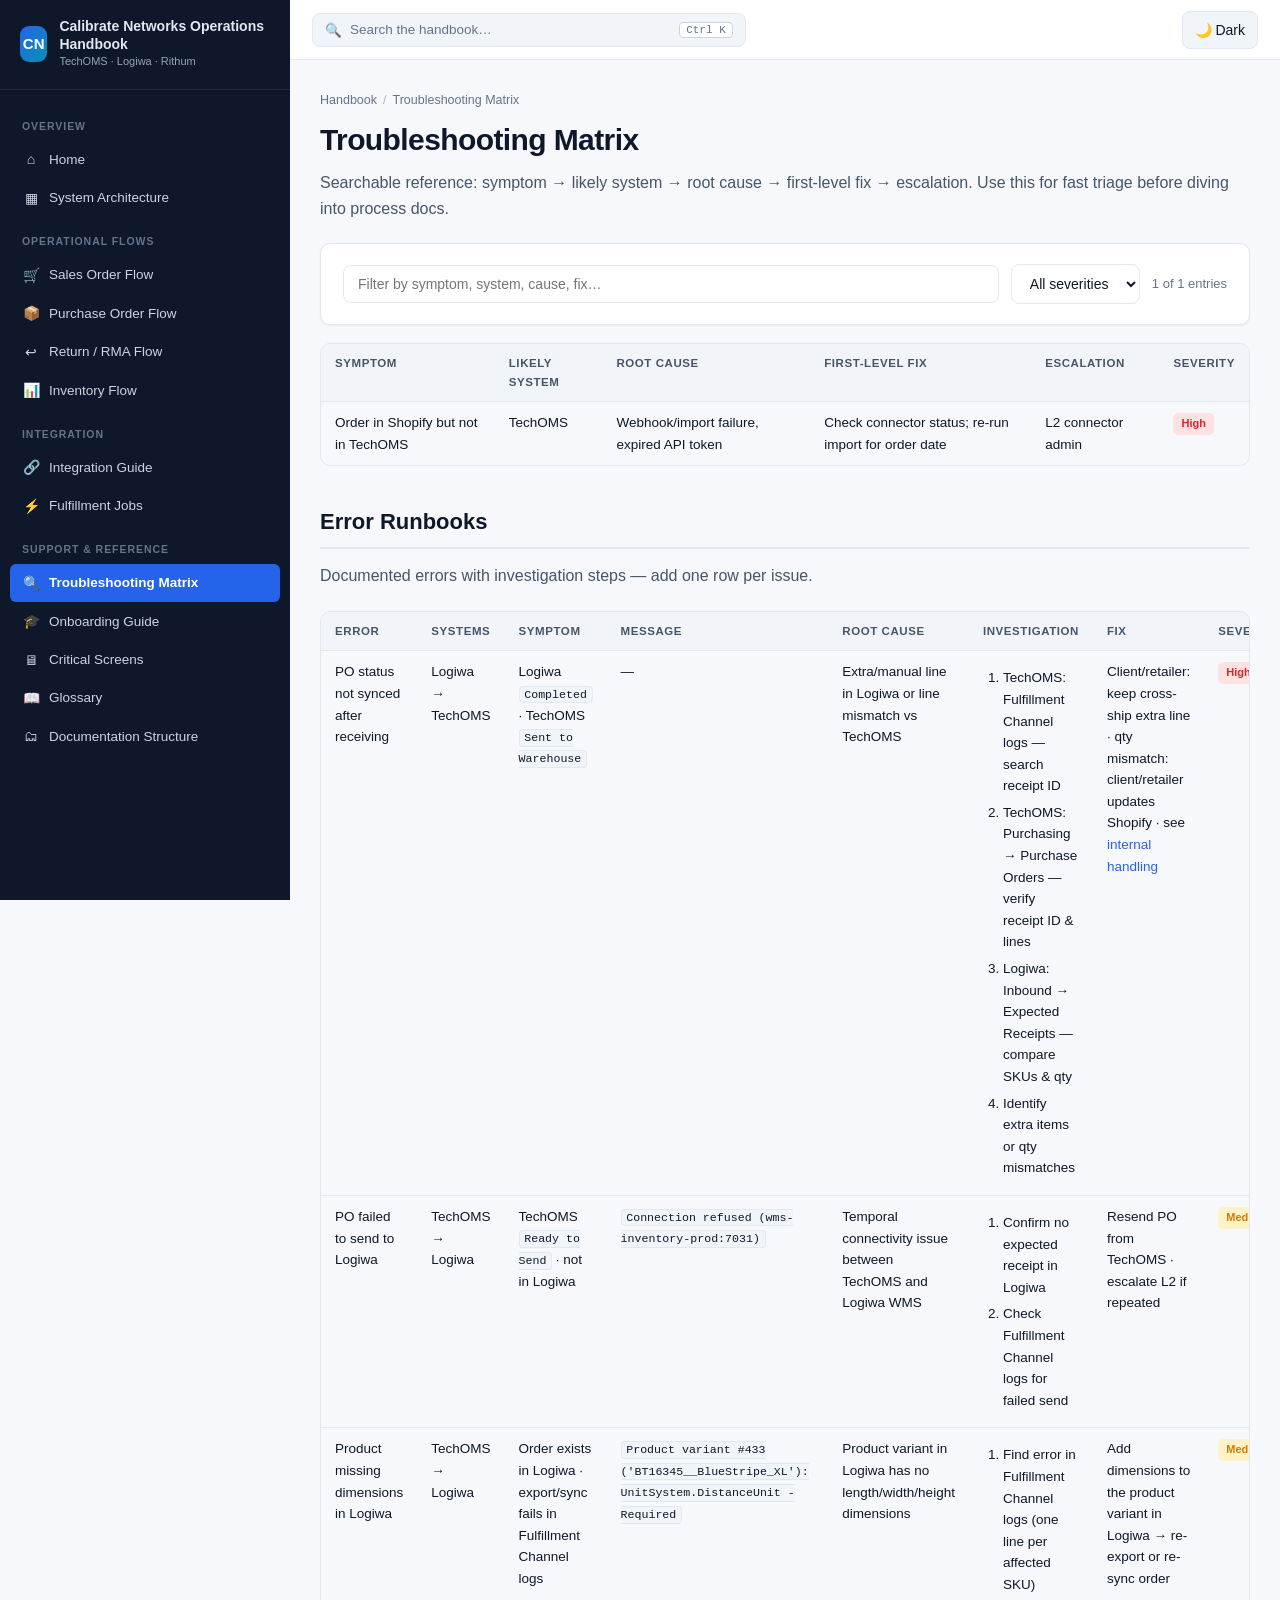
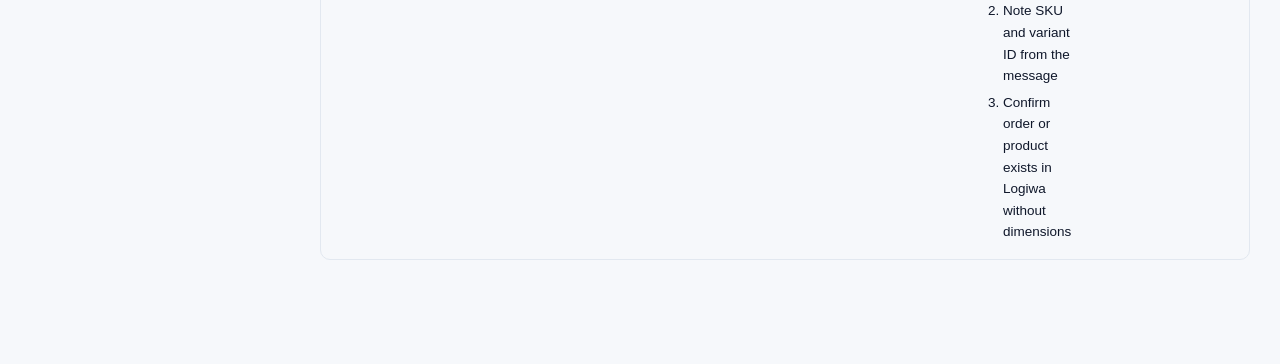
<file: pages/troubleshooting.html>
<!DOCTYPE html>
<html lang="en">
<head>
  <meta charset="UTF-8" />
  <meta name="viewport" content="width=device-width, initial-scale=1.0" />
  <meta name="description" content="Troubleshooting Matrix — Calibrate Networks Operations & Troubleshooting Handbook" />
  <title>Troubleshooting Matrix | Calibrate Networks Operations Handbook</title>
  <link rel="icon" type="image/svg+xml" href="../assets/images/favicon.svg" />
  <link rel="stylesheet" href="../assets/css/global.css" />
</head>
<body data-page="troubleshooting">
  <div class="app-shell">
    <aside class="sidebar" id="sidebar" aria-label="Main navigation">
      <div class="sidebar__brand">
        <div class="sidebar__brand-logo">CN</div>
        <div>
          <div class="sidebar__brand-title">Calibrate Networks Operations Handbook</div>
          <div class="sidebar__brand-sub">TechOMS · Logiwa · Rithum</div>
        </div>
      </div>
      <nav class="sidebar__nav">
    <div class="nav-group">
      <div class="nav-group__label">Overview</div>
      <a href="../index.html" class="nav-link">
        <span class="nav-link__icon" aria-hidden="true">⌂</span>
        <span>Home</span>
      </a>
      <a href="architecture.html" class="nav-link">
        <span class="nav-link__icon" aria-hidden="true">▦</span>
        <span>System Architecture</span>
      </a>
    </div>
    <div class="nav-group">
      <div class="nav-group__label">Operational Flows</div>
      <a href="sales-order.html" class="nav-link">
        <span class="nav-link__icon" aria-hidden="true">🛒</span>
        <span>Sales Order Flow</span>
      </a>
      <a href="purchase-order.html" class="nav-link">
        <span class="nav-link__icon" aria-hidden="true">📦</span>
        <span>Purchase Order Flow</span>
      </a>
      <a href="returns.html" class="nav-link">
        <span class="nav-link__icon" aria-hidden="true">↩</span>
        <span>Return / RMA Flow</span>
      </a>
      <a href="inventory.html" class="nav-link">
        <span class="nav-link__icon" aria-hidden="true">📊</span>
        <span>Inventory Flow</span>
      </a>
    </div>
    <div class="nav-group">
      <div class="nav-group__label">Integration</div>
      <a href="integration.html" class="nav-link">
        <span class="nav-link__icon" aria-hidden="true">🔗</span>
        <span>Integration Guide</span>
      </a>
      <a href="fulfillment-jobs.html" class="nav-link">
        <span class="nav-link__icon" aria-hidden="true">⚡</span>
        <span>Fulfillment Jobs</span>
      </a>
    </div>
    <div class="nav-group">
      <div class="nav-group__label">Support & Reference</div>
      <a href="troubleshooting.html" class="nav-link active">
        <span class="nav-link__icon" aria-hidden="true">🔍</span>
        <span>Troubleshooting Matrix</span>
      </a>
      <a href="onboarding.html" class="nav-link">
        <span class="nav-link__icon" aria-hidden="true">🎓</span>
        <span>Onboarding Guide</span>
      </a>
      <a href="critical-screens.html" class="nav-link">
        <span class="nav-link__icon" aria-hidden="true">🖥</span>
        <span>Critical Screens</span>
      </a>
      <a href="glossary.html" class="nav-link">
        <span class="nav-link__icon" aria-hidden="true">📖</span>
        <span>Glossary</span>
      </a>
      <a href="doc-structure.html" class="nav-link">
        <span class="nav-link__icon" aria-hidden="true">🗂</span>
        <span>Documentation Structure</span>
      </a>
    </div>
      </nav>
    </aside>

    <div class="scrim" id="scrim" aria-hidden="true"></div>

    <div class="main">
      <header class="topbar">
        <button type="button" class="topbar__menu-btn" id="menu-btn" aria-label="Open navigation">☰</button>
        <button type="button" class="topbar__search" id="search-open">
          <span aria-hidden="true">🔍</span>
          <span>Search the handbook…</span>
          <kbd>Ctrl K</kbd>
        </button>
        <div class="topbar__spacer"></div>
        <button type="button" class="theme-toggle" id="theme-toggle" aria-label="Toggle color theme" title="Toggle light / dark">🌙 Dark</button>
      </header>

      <main class="content" id="main">
<header>
<nav class="breadcrumbs" aria-label="Breadcrumb">
<span>Handbook</span>
<span class="sep">/</span>
<span>Troubleshooting Matrix</span>
</nav>

<h1 class="page-title">Troubleshooting Matrix</h1>

<p class="page-lead">Searchable reference: symptom → likely system → root cause → first-level fix → escalation. Use this for fast triage before diving into process docs.</p>

</header>

<div class="card matrix-filters">
<input type="search" id="matrix-filter" placeholder="Filter by symptom, system, cause, fix…" aria-label="Filter troubleshooting matrix" />
<select id="matrix-severity" aria-label="Filter by severity">
<option value="all">All severities</option>
<option value="High">High</option>
<option value="Medium">Medium</option>
<option value="Low">Low</option>
</select>
<span id="matrix-count" class="matrix-count">
</span>
</div>

<div class="table-wrap">
<table class="data" id="matrix-table">
<thead>
<tr>
<th>Symptom</th>
<th>Likely System</th>
<th>Root Cause</th>
<th>First-Level Fix</th>
<th>Escalation</th>
<th>Severity</th>
</tr>

</thead>

<tbody>
<tr data-severity="High">
<td>Order in Shopify but not in TechOMS</td>
<td>TechOMS</td>
<td>Webhook/import failure, expired API token</td>
<td>Check connector status; re-run import for order date</td>
<td>L2 connector admin</td>
<td>
<span class="tag tag--high">High</span>
</td>
</tr>

<!-- <tr data-severity="High">
<td>Retailer PO in Rithum but not TechOMS</td>
<td>TechOMS</td>
<td>Import job failure, trading partner mapping</td>
<td>Check import log; verify partner ID; manual import</td>
<td>L2 + Rithum EDI team</td>
<td>
<span class="tag tag--high">High</span>
</td>
</tr>

<tr data-severity="High">
<td>Order in TechOMS but not Logiwa</td>
<td>TechOMS → Logiwa</td>
<td>Export job failure, SKU not in Logiwa</td>
<td>Check export log; verify SKU in Logiwa product master</td>
<td>L2 fulfillment channel</td>
<td>
<span class="tag tag--high">High</span>
</td>
</tr>

<tr data-severity="High">
<td>Cannot allocate in Logiwa</td>
<td>Logiwa</td>
<td>Insufficient available, inventory in quarantine</td>
<td>Compare on-hand vs available; check location types</td>
<td>Warehouse supervisor + inventory sync</td>
<td>
<span class="tag tag--high">High</span>
</td>
</tr>

<tr data-severity="High">
<td>Shipped in Logiwa, no tracking in Shopify</td>
<td>TechOMS → Shopify</td>
<td>Ship confirm or fulfillment writeback failure</td>
<td>Verify ship confirm in TechOMS; re-run fulfillment export</td>
<td>L2 connector</td>
<td>
<span class="tag tag--high">High</span>
</td>
</tr>

<tr data-severity="High">
<td>Shipped but no 856 ASN to retailer</td>
<td>TechOMS → Rithum</td>
<td>ASN job failure, missing SSCC</td>
<td>Check ASN queue; verify carton SSCC in ship confirm</td>
<td>EDI team</td>
<td>
<span class="tag tag--high">High</span>
</td>
</tr>

<tr data-severity="High">
<td>Channel shows stock, warehouse empty</td>
<td>Inventory sync</td>
<td>Stale ATS feed, ship confirm backlog</td>
<td>Compare Logiwa on-hand vs TechOMS ATS; pause channel feed</td>
<td>Inventory control + L2 sync</td>
<td>
<span class="tag tag--high">High</span>
</td>
</tr>

<tr data-severity="High">
<td>Oversell — order accepted but no stock</td>
<td>Inventory sync</td>
<td>ATS &gt; Logiwa available, sync lag</td>
<td>Reconcile ATS; backorder/cancel newest orders</td>
<td>Client notification + L2</td>
<td>
<span class="tag tag--high">High</span>
</td>
</tr>

<tr data-severity="Medium">
<td>Carrier label generation failed</td>
<td>Logiwa / Carrier</td>
<td>Bad address, invalid service, account issue</td>
<td>Validate address; check carrier API error; try backup carrier</td>
<td>Warehouse supervisor</td>
<td>
<span class="tag tag--med">Medium</span>
</td>
</tr>

<tr data-severity="Medium">
<td>PO approved but not in Logiwa</td>
<td>TechOMS → Logiwa</td>
<td>PO export failure, SKU missing</td>
<td>Re-run PO export; verify SKU setup</td>
<td>L2 inbound connector</td>
<td>
<span class="tag tag--med">Medium</span>
</td>
</tr>

<tr data-severity="Medium">
<td>Received inventory not in channel ATS</td>
<td>Inventory sync</td>
<td>Putaway incomplete, sync delay</td>
<td>Confirm putaway to pickable; re-run inventory sync</td>
<td>Warehouse putaway team</td>
<td>
<span class="tag tag--med">Medium</span>
</td>
</tr>

<tr data-severity="Medium">
<td>Receiving qty mismatch</td>
<td>Logiwa</td>
<td>Vendor short ship, count error</td>
<td>Document discrepancy; receive actual qty; notify client</td>
<td>Receiving supervisor + client</td>
<td>
<span class="tag tag--med">Medium</span>
</td>
</tr>

<tr data-severity="Medium">
<td>Return received, no refund issued</td>
<td>TechOMS → Shopify</td>
<td>Inspection pending, refund rule not triggered</td>
<td>Check RMA status and inspection disposition; trigger refund</td>
<td>L2 refund automation</td>
<td>
<span class="tag tag--med">Medium</span>
</td>
</tr>

<tr data-severity="Medium">
<td>RMA authorized but not in Logiwa</td>
<td>TechOMS → Logiwa</td>
<td>Return export failure</td>
<td>Re-run return export; create expected return manually</td>
<td>L2 return connector</td>
<td>
<span class="tag tag--med">Medium</span>
</td>
</tr>

<tr data-severity="High">
<td>855 acknowledgment late/missing</td>
<td>TechOMS → Rithum</td>
<td>Order on hold, ack job failure</td>
<td>Release hold; trigger 855; check cancel-by deadline</td>
<td>Retailer compliance team</td>
<td>
<span class="tag tag--high">High</span>
</td>
</tr>

<tr data-severity="Medium">
<td>846 inventory feed rejected</td>
<td>TechOMS → Rithum</td>
<td>Bad retailer SKU mapping, negative qty</td>
<td>Fix SKU cross-ref; resend 846</td>
<td>EDI team</td>
<td>
<span class="tag tag--med">Medium</span>
</td>
</tr>

<tr data-severity="High">
<td>Duplicate shipment orders in Logiwa</td>
<td>TechOMS → Logiwa</td>
<td>Re-export without idempotency</td>
<td>Cancel duplicate before pick; fix dedupe config</td>
<td>L2 connector</td>
<td>
<span class="tag tag--high">High</span>
</td>
</tr>

<tr data-severity="Medium">
<td>Order stuck On Hold in TechOMS</td>
<td>TechOMS</td>
<td>Fraud rule, bad address, missing field</td>
<td>Read hold reason; fix data; release hold</td>
<td>L2 order rules</td>
<td>
<span class="tag tag--med">Medium</span>
</td>
</tr>

<tr data-severity="Medium">
<td>Cancel request failed — already shipped</td>
<td>Multi-system</td>
<td>Cancel arrived after ship confirm</td>
<td>Reject cancel; initiate return if needed</td>
<td>Client policy decision</td>
<td>
<span class="tag tag--med">Medium</span>
</td>
</tr>

<tr data-severity="High">
<td>SKU mapping failure on import</td>
<td>TechOMS</td>
<td>SKU not in product master or alias table</td>
<td>Add SKU mapping; re-import order</td>
<td>Client catalog team</td>
<td>
<span class="tag tag--high">High</span>
</td>
</tr>

<tr data-severity="Medium">
<td>Wrong warehouse routed</td>
<td>TechOMS</td>
<td>Routing rule misconfiguration</td>
<td>Reassign fulfillment channel; review routing rules</td>
<td>L2 order rules admin</td>
<td>
<span class="tag tag--med">Medium</span>
</td>
</tr>

<tr data-severity="Medium">
<td>Tracking number invalid / not scannable</td>
<td>Logiwa / Carrier</td>
<td>Test label, voided shipment, typo</td>
<td>Verify in carrier portal; re-ship if voided</td>
<td>Warehouse supervisor</td>
<td>
<span class="tag tag--med">Medium</span>
</td>
</tr>

<tr data-severity="Medium">
<td>Cycle count large variance</td>
<td>Logiwa</td>
<td>Pick error, theft, receiving mistake</td>
<td>Recount; pull transaction history; adjust with approval</td>
<td>Inventory control</td>
<td>
<span class="tag tag--med">Medium</span>
</td>
</tr>

<tr data-severity="High">
<td>Negative available in Logiwa</td>
<td>Logiwa</td>
<td>Over-allocation, pick without allocation</td>
<td>Release stale allocations; review pick transactions</td>
<td>Warehouse + L2</td>
<td>
<span class="tag tag--high">High</span>
</td>
</tr>

<tr data-severity="High">
<td>Retailer chargeback for late shipment</td>
<td>Multi-system</td>
<td>Warehouse delay, export failure, carrier miss</td>
<td>Trace timeline; document root cause for dispute</td>
<td>Client + compliance team</td>
<td>
<span class="tag tag--high">High</span>
</td>
</tr>

<tr data-severity="Medium">
<td>Shopify inventory not updating</td>
<td>TechOMS → Shopify</td>
<td>Inventory push job failure, location mapping</td>
<td>Check push job log; verify variant mapping</td>
<td>L2 connector</td>
<td>
<span class="tag tag--med">Medium</span>
</td>
</tr>

<tr data-severity="Low">
<td>Unauthorized return received at dock</td>
<td>Logiwa</td>
<td>No RMA, customer sent without authorization</td>
<td>Quarantine; lookup order in TechOMS; create retroactive RMA</td>
<td>Returns desk + client</td>
<td>
<span class="tag tag--low">Low</span>
</td>
</tr>

<tr data-severity="High">
<td>Restocked damaged return</td>
<td>Logiwa</td>
<td>Inspection skipped or wrong disposition</td>
<td>Pull from pickable immediately; re-inspect; adjust</td>
<td>QA supervisor + client</td>
<td>
<span class="tag tag--high">High</span>
</td>
</tr>

<tr data-severity="High">
<td>API 401 / authentication errors</td>
<td>Any connector</td>
<td>Expired credentials, revoked tokens</td>
<td>Re-authenticate connector; test API call</td>
<td>L2 admin credentials vault</td>
<td>
<span class="tag tag--high">High</span>
</td>
</tr>

<tr data-severity="Medium">
<td>Partial ship not reflected on order</td>
<td>TechOMS</td>
<td>Partial ship handling not configured</td>
<td>Verify partial ship lines; manually update remaining qty</td>
<td>L2 order config</td>
<td>
<span class="tag tag--med">Medium</span>
</td>
</tr> -->

</tbody>

</table>

</div>

<h2 class="section-h" id="error-docs">Error Runbooks</h2>

<p class="page-lead">Documented errors with investigation steps — add one row per issue.</p>

<div class="table-wrap">
<table class="data" id="error-docs-table">
<thead>
<tr>
<th>Error</th>
<th>Systems</th>
<th>Symptom</th>
<th>Message</th>
<th>Root Cause</th>
<th>Investigation</th>
<th>Fix</th>
<th>Severity</th>
</tr>

</thead>

<tbody>
<tr data-severity="High" id="po-manual-line">
<td>PO status not synced after receiving</td>
<td>Logiwa → TechOMS</td>
<td>Logiwa <code>Completed</code> · TechOMS <code>Sent to Warehouse</code></td>
<td>—</td>
<td>Extra/manual line in Logiwa or line mismatch vs TechOMS</td>
<td>
<ol class="clean">
<li>TechOMS: Fulfillment Channel logs — search receipt ID</li>
<li>TechOMS: Purchasing → Purchase Orders — verify receipt ID &amp; lines</li>
<li>Logiwa: Inbound → Expected Receipts — compare SKUs &amp; qty</li>
<li>Identify extra items or qty mismatches</li>
</ol>
</td>
<td>Client/retailer: keep cross-ship extra line · qty mismatch: client/retailer updates Shopify · see <a href="purchase-order/internal-handling.html">internal handling</a></td>
<td>
<span class="tag tag--high">High</span>
</td>
</tr>

<tr data-severity="Medium" id="po-connection-refused">
<td>PO failed to send to Logiwa</td>
<td>TechOMS → Logiwa</td>
<td>TechOMS <code>Ready to Send</code> · not in Logiwa</td>
<td><code>Connection refused (wms-inventory-prod:7031)</code></td>
<td>Temporal connectivity issue between TechOMS and Logiwa WMS</td>
<td>
<ol class="clean">
<li>Confirm no expected receipt in Logiwa</li>
<li>Check Fulfillment Channel logs for failed send</li>
</ol>
</td>
<td>Resend PO from TechOMS · escalate L2 if repeated</td>
<td>
<span class="tag tag--med">Medium</span>
</td>
</tr>

<tr data-severity="Medium" id="missing-product-dimensions">
<td>Product missing dimensions in Logiwa</td>
<td>TechOMS → Logiwa</td>
<td>Order exists in Logiwa · export/sync fails in Fulfillment Channel logs</td>
<td><code>Product variant #433 ('BT16345__BlueStripe_XL'): UnitSystem.DistanceUnit - Required</code></td>
<td>Product variant in Logiwa has no length/width/height dimensions</td>
<td>
<ol class="clean">
<li>Find error in Fulfillment Channel logs (one line per affected SKU)</li>
<li>Note SKU and variant ID from the message</li>
<li>Confirm order or product exists in Logiwa without dimensions</li>
</ol>
</td>
<td>Add dimensions to the product variant in Logiwa → re-export or re-sync order</td>
<td>
<span class="tag tag--med">Medium</span>
</td>
</tr>

</tbody>

</table>

</div>
      </main>
    </div>

    <div class="search-overlay" id="search-overlay" hidden>
      <div class="search-box" role="dialog" aria-label="Search handbook">
        <input type="search" class="search-box__input" id="search-input" placeholder="Search processes, errors, systems, EDI docs…" autocomplete="off" />
        <div class="search-results" id="search-results"></div>
      </div>
    </div>
  </div>

  <script src="../assets/js/search-index.js"></script>
  <script src="../assets/js/app.js"></script>
  <script src="../assets/js/troubleshooting.js"></script>
</body>
</html>
</file>
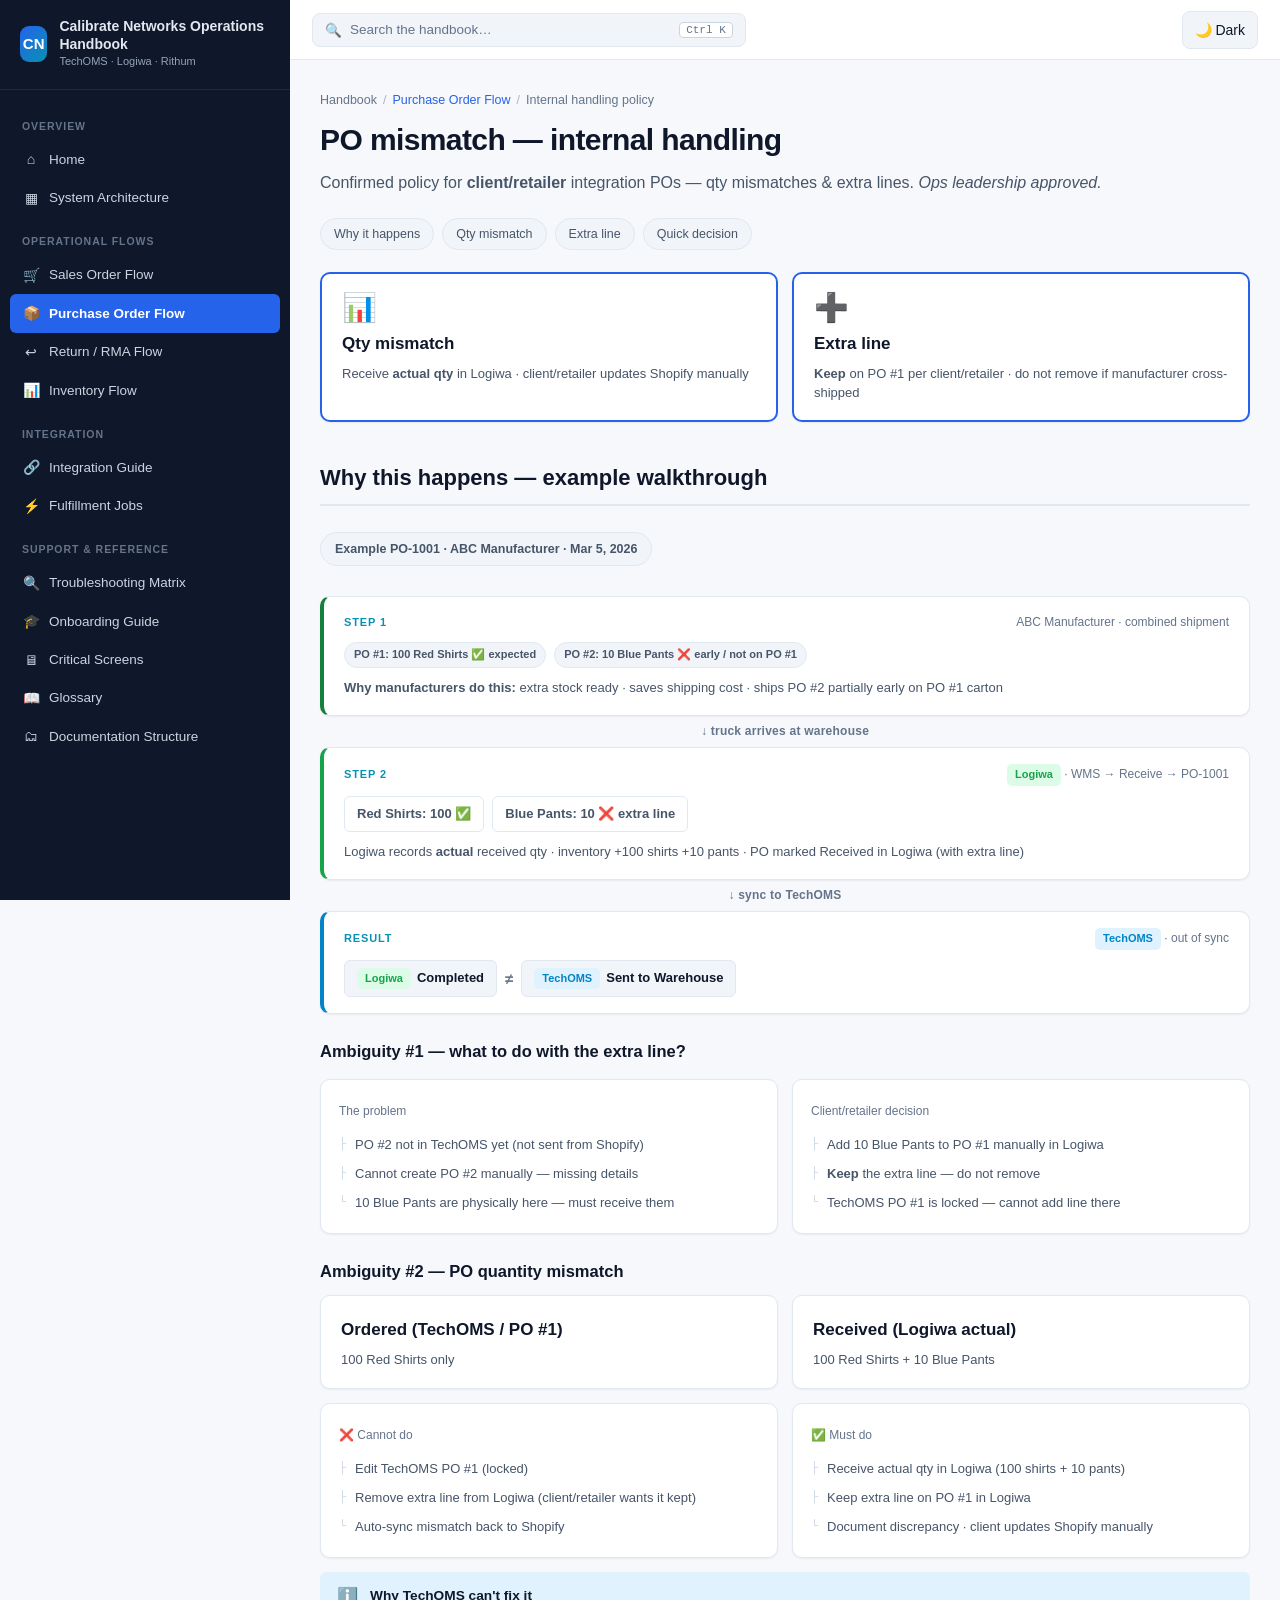
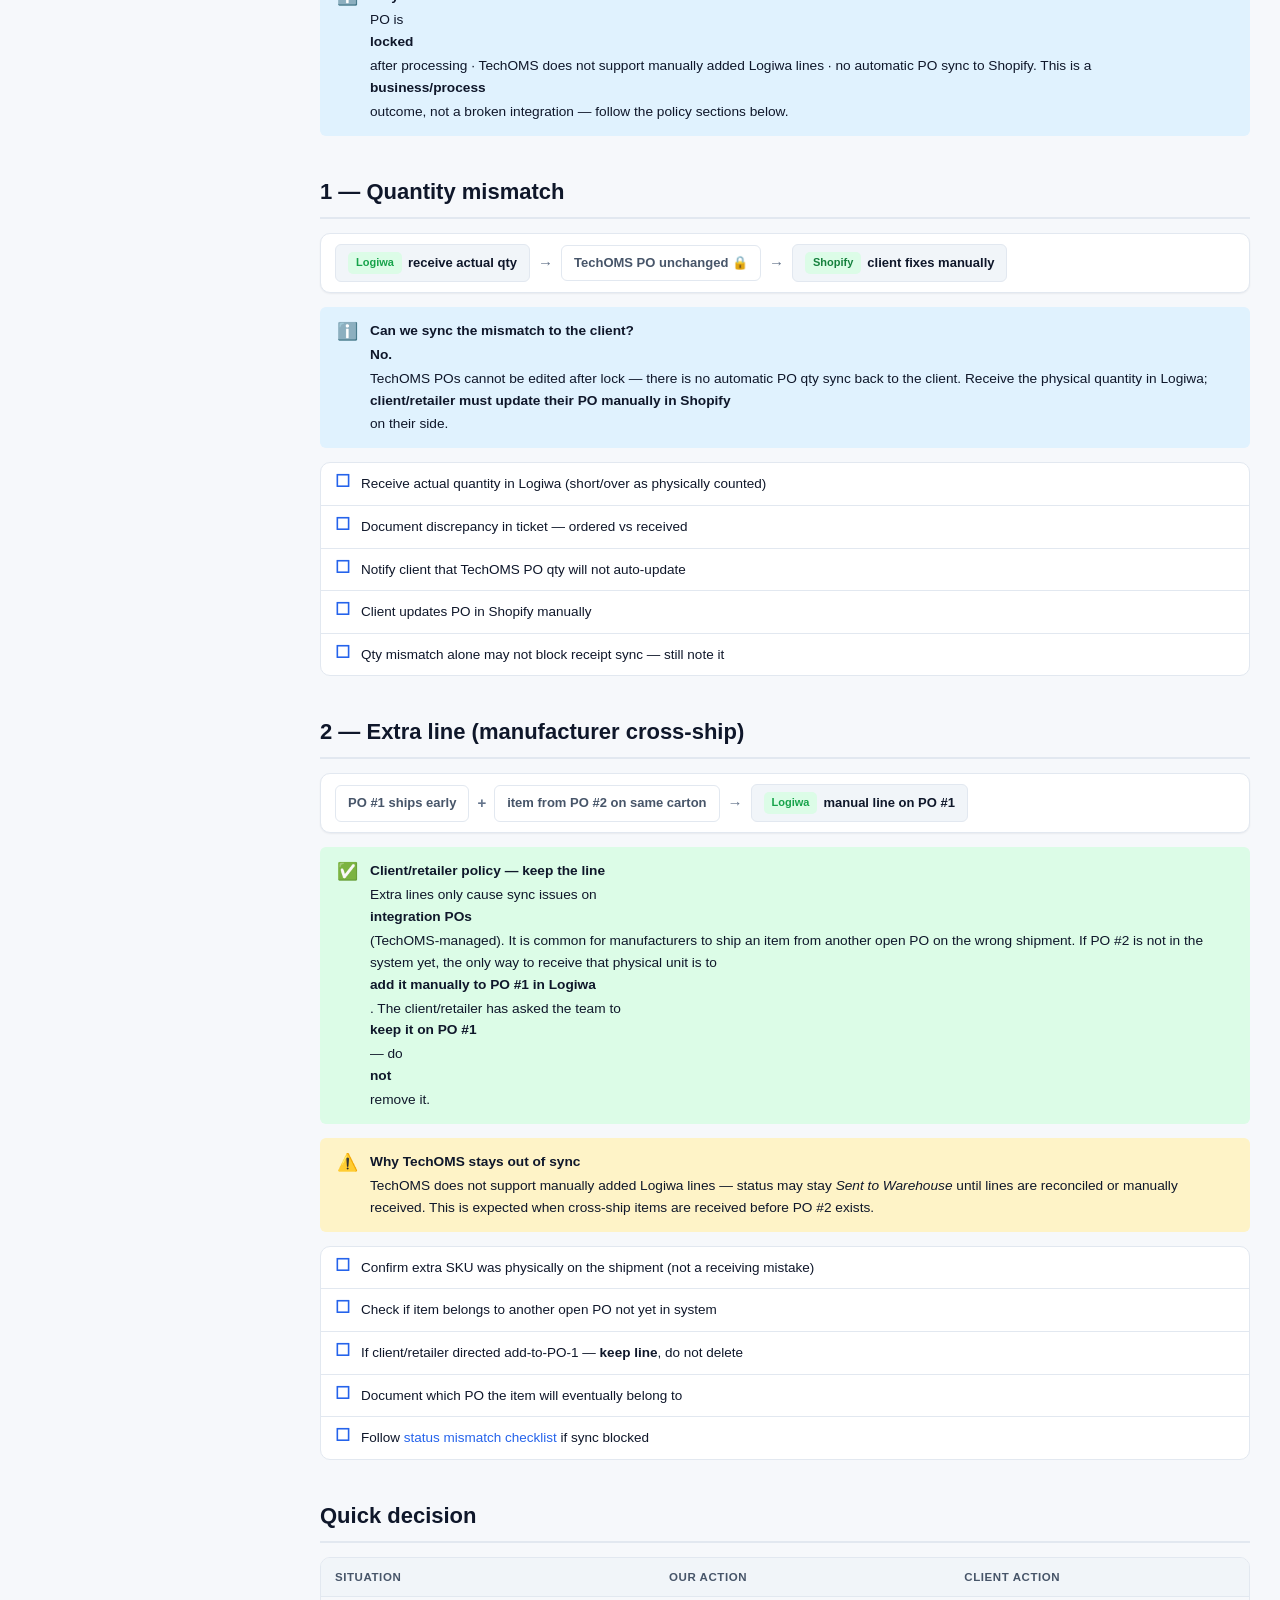
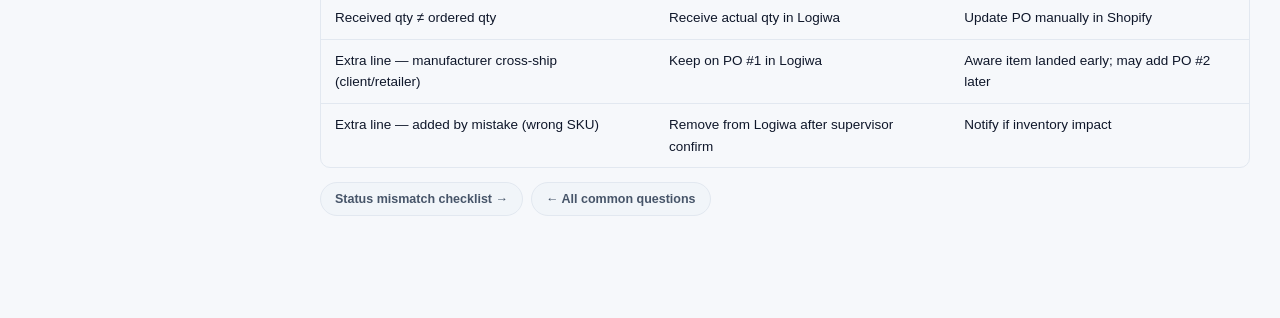
<file: pages/purchase-order/internal-handling.html>
<!DOCTYPE html>
<html lang="en">

<head>
  <meta charset="UTF-8" />
  <meta name="viewport" content="width=device-width, initial-scale=1.0" />
  <meta name="description" content="PO mismatch internal handling — client/retailer policy" />
  <title>Internal handling policy | Purchase Order Flow</title>
  <link rel="icon" type="image/svg+xml" href="../../assets/images/favicon.svg" />
  <link rel="stylesheet" href="../../assets/css/global.css" />
</head>

<body data-page="purchase-order-faq">
  <div class="app-shell">
    <aside class="sidebar" id="sidebar" aria-label="Main navigation">
      <div class="sidebar__brand">
        <div class="sidebar__brand-logo">CN</div>
        <div>
          <div class="sidebar__brand-title">Calibrate Networks Operations Handbook</div>
          <div class="sidebar__brand-sub">TechOMS · Logiwa · Rithum</div>
        </div>
      </div>
      <nav class="sidebar__nav">
        <div class="nav-group">
          <div class="nav-group__label">Overview</div>
          <a href="../../index.html" class="nav-link"><span class="nav-link__icon" aria-hidden="true">⌂</span><span>Home</span></a>
          <a href="../architecture.html" class="nav-link"><span class="nav-link__icon" aria-hidden="true">▦</span><span>System Architecture</span></a>
        </div>
        <div class="nav-group">
          <div class="nav-group__label">Operational Flows</div>
          <a href="../sales-order.html" class="nav-link"><span class="nav-link__icon" aria-hidden="true">🛒</span><span>Sales Order Flow</span></a>
          <a href="../purchase-order.html" class="nav-link active"><span class="nav-link__icon" aria-hidden="true">📦</span><span>Purchase Order Flow</span></a>
          <a href="../returns.html" class="nav-link"><span class="nav-link__icon" aria-hidden="true">↩</span><span>Return / RMA Flow</span></a>
          <a href="../inventory.html" class="nav-link"><span class="nav-link__icon" aria-hidden="true">📊</span><span>Inventory Flow</span></a>
        </div>
        <div class="nav-group">
          <div class="nav-group__label">Integration</div>
          <a href="../integration.html" class="nav-link"><span class="nav-link__icon" aria-hidden="true">🔗</span><span>Integration Guide</span></a>
          <a href="../fulfillment-jobs.html" class="nav-link"><span class="nav-link__icon" aria-hidden="true">⚡</span><span>Fulfillment Jobs</span></a>
        </div>
        <div class="nav-group">
          <div class="nav-group__label">Support & Reference</div>
          <a href="../troubleshooting.html" class="nav-link"><span class="nav-link__icon" aria-hidden="true">🔍</span><span>Troubleshooting Matrix</span></a>
          <a href="../onboarding.html" class="nav-link"><span class="nav-link__icon" aria-hidden="true">🎓</span><span>Onboarding Guide</span></a>
          <a href="../critical-screens.html" class="nav-link"><span class="nav-link__icon" aria-hidden="true">🖥</span><span>Critical Screens</span></a>
          <a href="../glossary.html" class="nav-link"><span class="nav-link__icon" aria-hidden="true">📖</span><span>Glossary</span></a>
          <a href="../doc-structure.html" class="nav-link"><span class="nav-link__icon" aria-hidden="true">🗂</span><span>Documentation Structure</span></a>
        </div>
      </nav>
    </aside>

    <div class="scrim" id="scrim" aria-hidden="true"></div>

    <div class="main">
      <header class="topbar">
        <button type="button" class="topbar__menu-btn" id="menu-btn" aria-label="Open navigation">☰</button>
        <button type="button" class="topbar__search" id="search-open">
          <span aria-hidden="true">🔍</span>
          <span>Search the handbook…</span>
          <kbd>Ctrl K</kbd>
        </button>
        <div class="topbar__spacer"></div>
        <button type="button" class="theme-toggle" id="theme-toggle" aria-label="Toggle color theme" title="Toggle light / dark">🌙 Dark</button>
      </header>

      <main class="content" id="main">
        <header>
          <nav class="breadcrumbs" aria-label="Breadcrumb">
            <span>Handbook</span>
            <span class="sep">/</span>
            <a href="../purchase-order.html">Purchase Order Flow</a>
            <span class="sep">/</span>
            <span>Internal handling policy</span>
          </nav>
          <h1 class="page-title">PO mismatch — internal handling</h1>
          <p class="page-lead">Confirmed policy for <strong>client/retailer</strong> integration POs — qty mismatches &amp; extra
            lines. <em>Ops leadership approved.</em></p>

          <nav class="toc" aria-label="On this page">
            <a href="#scenario">Why it happens</a>
            <a href="#qty-mismatch">Qty mismatch</a>
            <a href="#extra-line">Extra line</a>
            <a href="#decision">Quick decision</a>
          </nav>
        </header>

        <div class="channel-footprint__grid" style="margin-bottom:18px">
          <article class="channel-card channel-card--lead">
            <div class="channel-card__top">
              <span class="channel-card__icon" aria-hidden="true">📊</span>
            </div>
            <h3 class="channel-card__name">Qty mismatch</h3>
            <p class="channel-card__use">Receive <strong>actual qty</strong> in Logiwa · client/retailer updates Shopify manually</p>
          </article>
          <article class="channel-card channel-card--lead">
            <div class="channel-card__top">
              <span class="channel-card__icon" aria-hidden="true">➕</span>
            </div>
            <h3 class="channel-card__name">Extra line</h3>
            <p class="channel-card__use"><strong>Keep</strong> on PO #1 per client/retailer · do not remove if manufacturer cross-shipped</p>
          </article>
        </div>

        <h2 class="section-h" id="scenario">Why this happens — example walkthrough</h2>

        <p class="ref-pill" style="display:inline-block;margin-bottom:14px"><strong>Example</strong> PO-1001 · ABC
          Manufacturer · Mar 5, 2026</p>

        <div class="arch-stack">
          <div class="arch-stack__layer arch-stack__layer--demand">
            <div class="arch-stack__head">
              <span class="arch-stack__title">Step 1</span>
              <span class="arch-stack__hint">ABC Manufacturer · combined shipment</span>
            </div>
            <div class="flow-row">
              <span class="flow-pipeline__chip">PO #1: 100 Red Shirts ✅ expected</span>
              <span class="flow-pipeline__chip">PO #2: 10 Blue Pants ❌ early / not on PO #1</span>
            </div>
            <p style="margin:10px 0 0;font-size:13px;color:var(--text-muted)"><strong>Why manufacturers do this:</strong>
              extra stock ready · saves shipping cost · ships PO #2 partially early on PO #1 carton</p>
          </div>
          <div class="arch-stack__connector">↓ truck arrives at warehouse</div>
          <div class="arch-stack__layer arch-stack__layer--hands">
            <div class="arch-stack__head">
              <span class="arch-stack__title">Step 2</span>
              <span class="arch-stack__hint"><span class="tag tag--logiwa">Logiwa</span> · WMS → Receive → PO-1001</span>
            </div>
            <div class="flow-row">
              <span class="flow-node flow-node--muted">Red Shirts: 100 ✅</span>
              <span class="flow-node flow-node--muted">Blue Pants: 10 ❌ extra line</span>
            </div>
            <p style="margin:10px 0 0;font-size:13px;color:var(--text-muted)">Logiwa records <strong>actual</strong>
              received qty · inventory +100 shirts +10 pants · PO marked Received in Logiwa (with extra line)</p>
          </div>
          <div class="arch-stack__connector">↓ sync to TechOMS</div>
          <div class="arch-stack__layer arch-stack__layer--brain">
            <div class="arch-stack__head">
              <span class="arch-stack__title">Result</span>
              <span class="arch-stack__hint"><span class="tag tag--techoms">TechOMS</span> · out of sync</span>
            </div>
            <div class="flow-row">
              <span class="flow-node"><span class="tag tag--logiwa">Logiwa</span> Completed</span>
              <span class="flow-arrow">≠</span>
              <span class="flow-node"><span class="tag tag--techoms">TechOMS</span> Sent to Warehouse</span>
            </div>
          </div>
        </div>

        <h3 class="sub-h">Ambiguity #1 — what to do with the extra line?</h3>

        <div class="owner-grid">
          <article class="owner-card">
            <span class="owner-card__role">The problem</span>
            <ul class="owner-tree">
              <li>PO #2 not in TechOMS yet (not sent from Shopify)</li>
              <li>Cannot create PO #2 manually — missing details</li>
              <li>10 Blue Pants are physically here — must receive them</li>
            </ul>
          </article>
          <article class="owner-card">
            <span class="owner-card__role">Client/retailer decision</span>
            <ul class="owner-tree">
              <li>Add 10 Blue Pants to PO #1 manually in Logiwa</li>
              <li><strong>Keep</strong> the extra line — do not remove</li>
              <li>TechOMS PO #1 is locked — cannot add line there</li>
            </ul>
          </article>
        </div>

        <h3 class="sub-h">Ambiguity #2 — PO quantity mismatch</h3>

        <div class="channel-footprint__grid" style="margin-bottom:14px">
          <article class="channel-card">
            <h3 class="channel-card__name">Ordered (TechOMS / PO #1)</h3>
            <p class="channel-card__use">100 Red Shirts only</p>
          </article>
          <article class="channel-card">
            <h3 class="channel-card__name">Received (Logiwa actual)</h3>
            <p class="channel-card__use">100 Red Shirts + 10 Blue Pants</p>
          </article>
        </div>

        <div class="owner-grid">
          <article class="owner-card">
            <span class="owner-card__role">❌ Cannot do</span>
            <ul class="owner-tree">
              <li>Edit TechOMS PO #1 (locked)</li>
              <li>Remove extra line from Logiwa (client/retailer wants it kept)</li>
              <li>Auto-sync mismatch back to Shopify</li>
            </ul>
          </article>
          <article class="owner-card">
            <span class="owner-card__role">✅ Must do</span>
            <ul class="owner-tree">
              <li>Receive actual qty in Logiwa (100 shirts + 10 pants)</li>
              <li>Keep extra line on PO #1 in Logiwa</li>
              <li>Document discrepancy · client updates Shopify manually</li>
            </ul>
          </article>
        </div>

        <aside class="callout callout--note">
          <span class="callout__icon">ℹ️</span>
          <div>
            <strong>Why TechOMS can't fix it</strong>
            <p>PO is <strong>locked</strong> after processing · TechOMS does not support manually added Logiwa lines · no
              automatic PO sync to Shopify. This is a <strong>business/process</strong> outcome, not a broken integration —
              follow the policy sections below.</p>
          </div>
        </aside>

        <h2 class="section-h" id="qty-mismatch">1 — Quantity mismatch</h2>

        <div class="flow-chain flow-chain--tight">
          <span class="flow-node"><span class="tag tag--logiwa">Logiwa</span> receive actual qty</span>
          <span class="flow-arrow">→</span>
          <span class="flow-node flow-node--muted">TechOMS PO unchanged 🔒</span>
          <span class="flow-arrow">→</span>
          <span class="flow-node"><span class="tag tag--shopify">Shopify</span> client fixes manually</span>
        </div>

        <aside class="callout callout--note">
          <span class="callout__icon">ℹ️</span>
          <div>
            <strong>Can we sync the mismatch to the client?</strong>
            <p><strong>No.</strong> TechOMS POs cannot be edited after lock — there is no automatic PO qty sync back to
              the client. Receive the physical quantity in Logiwa; <strong>client/retailer must update their PO manually in
                Shopify</strong> on their side.</p>
          </div>
        </aside>

        <ul class="checklist" aria-label="Quantity mismatch handling">
          <li>Receive actual quantity in Logiwa (short/over as physically counted)</li>
          <li>Document discrepancy in ticket — ordered vs received</li>
          <li>Notify client that TechOMS PO qty will not auto-update</li>
          <li>Client updates PO in Shopify manually</li>
          <li>Qty mismatch alone may not block receipt sync — still note it</li>
        </ul>

        <h2 class="section-h" id="extra-line">2 — Extra line (manufacturer cross-ship)</h2>

        <div class="flow-chain flow-chain--tight">
          <span class="flow-node flow-node--muted">PO #1 ships early</span>
          <span class="flow-arrow">+</span>
          <span class="flow-node flow-node--muted">item from PO #2 on same carton</span>
          <span class="flow-arrow">→</span>
          <span class="flow-node"><span class="tag tag--logiwa">Logiwa</span> manual line on PO #1</span>
        </div>

        <aside class="callout callout--tip">
          <span class="callout__icon">✅</span>
          <div>
            <strong>Client/retailer policy — keep the line</strong>
            <p>Extra lines only cause sync issues on <strong>integration POs</strong> (TechOMS-managed). It is common for
              manufacturers to ship an item from another open PO on the wrong shipment. If PO #2 is not in the system yet,
              the only way to receive that physical unit is to <strong>add it manually to PO #1 in Logiwa</strong>.
              The client/retailer has asked the team to <strong>keep it on PO #1</strong> — do <strong>not</strong> remove it.</p>
          </div>
        </aside>

        <aside class="callout callout--warning">
          <span class="callout__icon">⚠️</span>
          <div>
            <strong>Why TechOMS stays out of sync</strong>
            <p>TechOMS does not support manually added Logiwa lines — status may stay <em>Sent to Warehouse</em> until
              lines are reconciled or manually received. This is expected when cross-ship items are received before PO #2
              exists.</p>
          </div>
        </aside>

        <ul class="checklist" aria-label="Extra line handling">
          <li>Confirm extra SKU was physically on the shipment (not a receiving mistake)</li>
          <li>Check if item belongs to another open PO not yet in system</li>
          <li>If client/retailer directed add-to-PO-1 — <strong>keep line</strong>, do not delete</li>
          <li>Document which PO the item will eventually belong to</li>
          <li>Follow <a href="status-mismatch.html">status mismatch checklist</a> if sync blocked</li>
        </ul>

        <h2 class="section-h" id="decision">Quick decision</h2>

        <div class="table-wrap">
          <table class="data">
            <thead>
              <tr>
                <th>Situation</th>
                <th>Our action</th>
                <th>Client action</th>
              </tr>
            </thead>
            <tbody>
              <tr>
                <td>Received qty ≠ ordered qty</td>
                <td>Receive actual qty in Logiwa</td>
                <td>Update PO manually in Shopify</td>
              </tr>
              <tr>
                <td>Extra line — manufacturer cross-ship (client/retailer)</td>
                <td>Keep on PO #1 in Logiwa</td>
                <td>Aware item landed early; may add PO #2 later</td>
              </tr>
              <tr>
                <td>Extra line — added by mistake (wrong SKU)</td>
                <td>Remove from Logiwa after supervisor confirm</td>
                <td>Notify if inventory impact</td>
              </tr>
            </tbody>
          </table>
        </div>

        <div class="ref-pills">
          <a class="ref-pill" href="status-mismatch.html">Status mismatch checklist →</a>
          <a class="ref-pill" href="../purchase-order.html#faq">← All common questions</a>
        </div>
      </main>
    </div>

    <div class="search-overlay" id="search-overlay" hidden>
      <div class="search-box" role="dialog" aria-label="Search handbook">
        <input type="search" class="search-box__input" id="search-input" placeholder="Search processes, errors, systems, EDI docs…" autocomplete="off" />
        <div class="search-results" id="search-results"></div>
      </div>
    </div>
  </div>

  <script src="../../assets/js/search-index.js"></script>
  <script src="../../assets/js/app.js"></script>
</body>

</html>
</file>
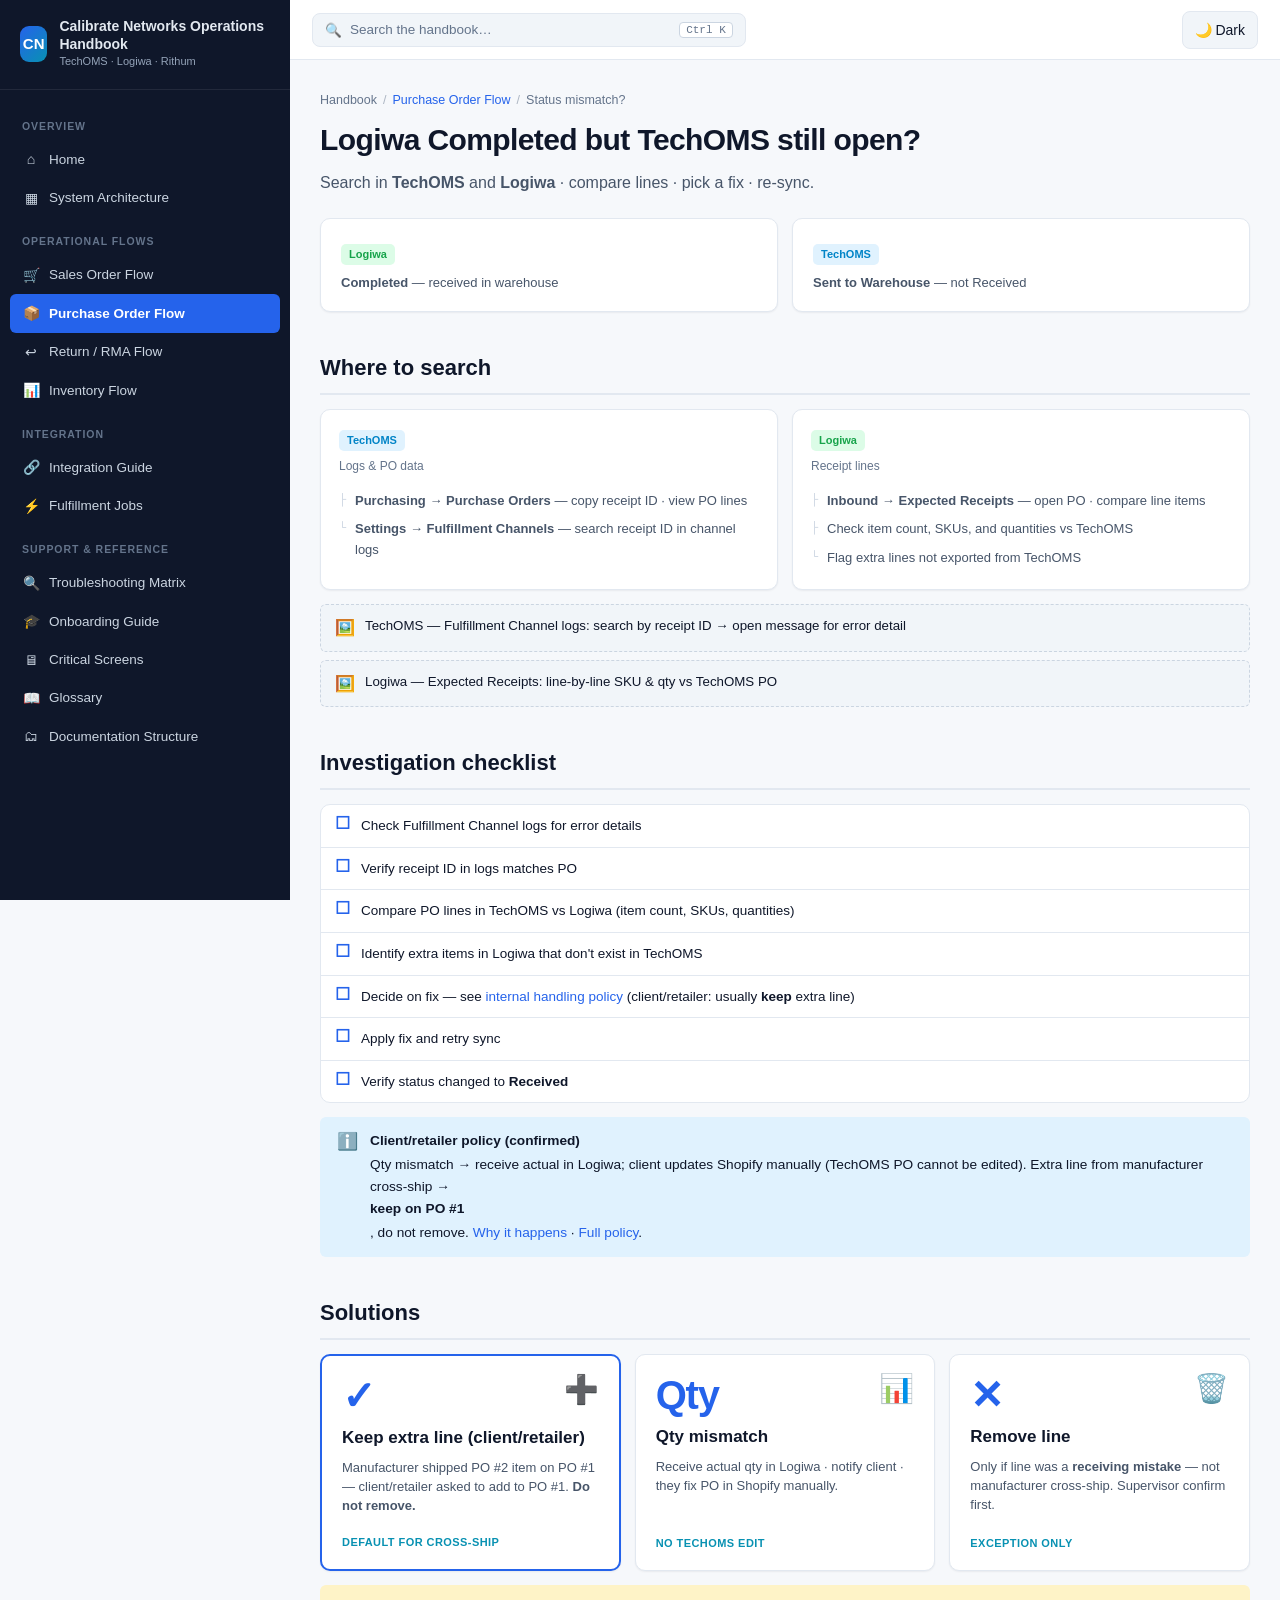
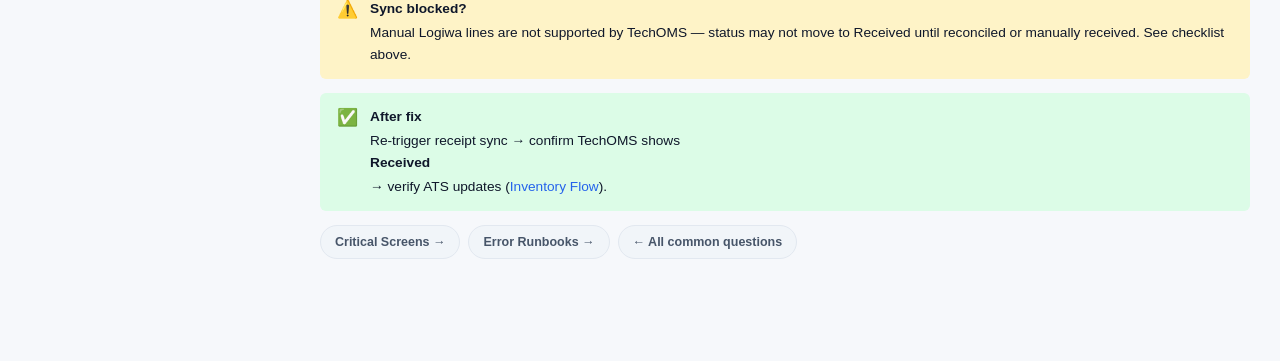
<file: pages/purchase-order/status-mismatch.html>
<!DOCTYPE html>
<html lang="en">

<head>
  <meta charset="UTF-8" />
  <meta name="viewport" content="width=device-width, initial-scale=1.0" />
  <meta name="description" content="PO status mismatch Logiwa vs TechOMS — Purchase Order Flow FAQ" />
  <title>Status mismatch? | Purchase Order Flow</title>
  <link rel="icon" type="image/svg+xml" href="../../assets/images/favicon.svg" />
  <link rel="stylesheet" href="../../assets/css/global.css" />
</head>

<body data-page="purchase-order-faq">
  <div class="app-shell">
    <aside class="sidebar" id="sidebar" aria-label="Main navigation">
      <div class="sidebar__brand">
        <div class="sidebar__brand-logo">CN</div>
        <div>
          <div class="sidebar__brand-title">Calibrate Networks Operations Handbook</div>
          <div class="sidebar__brand-sub">TechOMS · Logiwa · Rithum</div>
        </div>
      </div>
      <nav class="sidebar__nav">
        <div class="nav-group">
          <div class="nav-group__label">Overview</div>
          <a href="../../index.html" class="nav-link"><span class="nav-link__icon" aria-hidden="true">⌂</span><span>Home</span></a>
          <a href="../architecture.html" class="nav-link"><span class="nav-link__icon" aria-hidden="true">▦</span><span>System Architecture</span></a>
        </div>
        <div class="nav-group">
          <div class="nav-group__label">Operational Flows</div>
          <a href="../sales-order.html" class="nav-link"><span class="nav-link__icon" aria-hidden="true">🛒</span><span>Sales Order Flow</span></a>
          <a href="../purchase-order.html" class="nav-link active"><span class="nav-link__icon" aria-hidden="true">📦</span><span>Purchase Order Flow</span></a>
          <a href="../returns.html" class="nav-link"><span class="nav-link__icon" aria-hidden="true">↩</span><span>Return / RMA Flow</span></a>
          <a href="../inventory.html" class="nav-link"><span class="nav-link__icon" aria-hidden="true">📊</span><span>Inventory Flow</span></a>
        </div>
        <div class="nav-group">
          <div class="nav-group__label">Integration</div>
          <a href="../integration.html" class="nav-link"><span class="nav-link__icon" aria-hidden="true">🔗</span><span>Integration Guide</span></a>
          <a href="../fulfillment-jobs.html" class="nav-link"><span class="nav-link__icon" aria-hidden="true">⚡</span><span>Fulfillment Jobs</span></a>
        </div>
        <div class="nav-group">
          <div class="nav-group__label">Support & Reference</div>
          <a href="../troubleshooting.html" class="nav-link"><span class="nav-link__icon" aria-hidden="true">🔍</span><span>Troubleshooting Matrix</span></a>
          <a href="../onboarding.html" class="nav-link"><span class="nav-link__icon" aria-hidden="true">🎓</span><span>Onboarding Guide</span></a>
          <a href="../critical-screens.html" class="nav-link"><span class="nav-link__icon" aria-hidden="true">🖥</span><span>Critical Screens</span></a>
          <a href="../glossary.html" class="nav-link"><span class="nav-link__icon" aria-hidden="true">📖</span><span>Glossary</span></a>
          <a href="../doc-structure.html" class="nav-link"><span class="nav-link__icon" aria-hidden="true">🗂</span><span>Documentation Structure</span></a>
        </div>
      </nav>
    </aside>

    <div class="scrim" id="scrim" aria-hidden="true"></div>

    <div class="main">
      <header class="topbar">
        <button type="button" class="topbar__menu-btn" id="menu-btn" aria-label="Open navigation">☰</button>
        <button type="button" class="topbar__search" id="search-open">
          <span aria-hidden="true">🔍</span>
          <span>Search the handbook…</span>
          <kbd>Ctrl K</kbd>
        </button>
        <div class="topbar__spacer"></div>
        <button type="button" class="theme-toggle" id="theme-toggle" aria-label="Toggle color theme" title="Toggle light / dark">🌙 Dark</button>
      </header>

      <main class="content" id="main">
        <header>
          <nav class="breadcrumbs" aria-label="Breadcrumb">
            <span>Handbook</span>
            <span class="sep">/</span>
            <a href="../purchase-order.html">Purchase Order Flow</a>
            <span class="sep">/</span>
            <span>Status mismatch?</span>
          </nav>
          <h1 class="page-title">Logiwa Completed but TechOMS still open?</h1>
          <p class="page-lead">Search in <strong>TechOMS</strong> and <strong>Logiwa</strong> · compare lines · pick a fix · re-sync.</p>
        </header>

        <div class="channel-footprint__grid" style="margin-bottom:18px">
          <article class="channel-card">
            <h3 class="channel-card__name"><span class="tag tag--logiwa">Logiwa</span></h3>
            <p class="channel-card__use"><strong>Completed</strong> — received in warehouse</p>
          </article>
          <article class="channel-card">
            <h3 class="channel-card__name"><span class="tag tag--techoms">TechOMS</span></h3>
            <p class="channel-card__use"><strong>Sent to Warehouse</strong> — not Received</p>
          </article>
        </div>

        <h2 class="section-h">Where to search</h2>

        <div class="owner-grid">
          <article class="owner-card">
            <span class="tag tag--techoms">TechOMS</span>
            <span class="owner-card__role">Logs &amp; PO data</span>
            <ul class="owner-tree">
              <li><strong>Purchasing → Purchase Orders</strong> — copy receipt ID · view PO lines</li>
              <li><strong>Settings → Fulfillment Channels</strong> — search receipt ID in channel logs</li>
            </ul>
          </article>
          <article class="owner-card">
            <span class="tag tag--logiwa">Logiwa</span>
            <span class="owner-card__role">Receipt lines</span>
            <ul class="owner-tree">
              <li><strong>Inbound → Expected Receipts</strong> — open PO · compare line items</li>
              <li>Check item count, SKUs, and quantities vs TechOMS</li>
              <li>Flag extra lines not exported from TechOMS</li>
            </ul>
          </article>
        </div>

        <div class="shot">
          <span class="shot__icon">🖼️</span>
          <span>TechOMS — Fulfillment Channel logs: search by receipt ID → open message for error detail</span>
        </div>

        <div class="shot">
          <span class="shot__icon">🖼️</span>
          <span>Logiwa — Expected Receipts: line-by-line SKU &amp; qty vs TechOMS PO</span>
        </div>

        <h2 class="section-h">Investigation checklist</h2>

        <ul class="checklist" aria-label="Status mismatch investigation steps">
          <li>Check Fulfillment Channel logs for error details</li>
          <li>Verify receipt ID in logs matches PO</li>
          <li>Compare PO lines in TechOMS vs Logiwa (item count, SKUs, quantities)</li>
          <li>Identify extra items in Logiwa that don't exist in TechOMS</li>
          <li>Decide on fix — see <a href="internal-handling.html">internal handling policy</a> (client/retailer: usually <strong>keep</strong> extra line)</li>
          <li>Apply fix and retry sync</li>
          <li>Verify status changed to <strong>Received</strong></li>
        </ul>

        <aside class="callout callout--note">
          <span class="callout__icon">ℹ️</span>
          <div>
            <strong>Client/retailer policy (confirmed)</strong>
            <p>Qty mismatch → receive actual in Logiwa; client updates Shopify manually (TechOMS PO cannot be edited).
              Extra line from manufacturer cross-ship → <strong>keep on PO #1</strong>, do not remove. <a
                href="internal-handling.html#scenario">Why it happens</a> · <a href="internal-handling.html">Full
                policy</a>.</p>
          </div>
        </aside>

        <h2 class="section-h">Solutions</h2>

        <div class="channel-footprint__grid">
          <article class="channel-card channel-card--lead">
            <div class="channel-card__top">
              <span class="channel-card__num">✓</span>
              <span class="channel-card__icon" aria-hidden="true">➕</span>
            </div>
            <h3 class="channel-card__name">Keep extra line (client/retailer)</h3>
            <p class="channel-card__use">Manufacturer shipped PO #2 item on PO #1 — client/retailer asked to add to PO #1. <strong>Do not remove.</strong></p>
            <span class="channel-card__model">Default for cross-ship</span>
          </article>

          <article class="channel-card">
            <div class="channel-card__top">
              <span class="channel-card__num">Qty</span>
              <span class="channel-card__icon" aria-hidden="true">📊</span>
            </div>
            <h3 class="channel-card__name">Qty mismatch</h3>
            <p class="channel-card__use">Receive actual qty in Logiwa · notify client · they fix PO in Shopify manually.</p>
            <span class="channel-card__model">No TechOMS edit</span>
          </article>

          <article class="channel-card">
            <div class="channel-card__top">
              <span class="channel-card__num">✕</span>
              <span class="channel-card__icon" aria-hidden="true">🗑️</span>
            </div>
            <h3 class="channel-card__name">Remove line</h3>
            <p class="channel-card__use">Only if line was a <strong>receiving mistake</strong> — not manufacturer cross-ship. Supervisor confirm first.</p>
            <span class="channel-card__model">Exception only</span>
          </article>
        </div>

        <aside class="callout callout--warning">
          <span class="callout__icon">⚠️</span>
          <div>
            <strong>Sync blocked?</strong>
            <p>Manual Logiwa lines are not supported by TechOMS — status may not move to Received until reconciled or manually received. See checklist above.</p>
          </div>
        </aside>

        <aside class="callout callout--tip">
          <span class="callout__icon">✅</span>
          <div>
            <strong>After fix</strong>
            <p>Re-trigger receipt sync → confirm TechOMS shows <strong>Received</strong> → verify ATS updates (<a href="../inventory.html">Inventory Flow</a>).</p>
          </div>
        </aside>

        <div class="ref-pills">
          <a class="ref-pill" href="../critical-screens.html">Critical Screens →</a>
          <a class="ref-pill" href="../troubleshooting.html#error-docs">Error Runbooks →</a>
          <a class="ref-pill" href="../purchase-order.html#faq">← All common questions</a>
        </div>
      </main>
    </div>

    <div class="search-overlay" id="search-overlay" hidden>
      <div class="search-box" role="dialog" aria-label="Search handbook">
        <input type="search" class="search-box__input" id="search-input" placeholder="Search processes, errors, systems, EDI docs…" autocomplete="off" />
        <div class="search-results" id="search-results"></div>
      </div>
    </div>
  </div>

  <script src="../../assets/js/search-index.js"></script>
  <script src="../../assets/js/app.js"></script>
</body>

</html>
</file>
<file: assets/css/global.css>
:root {
  --bg: #f6f8fb;
  --bg-elevated: #ffffff;
  --bg-sidebar: #0f172a;
  --bg-sidebar-hover: #1e293b;
  --bg-code: #0f172a;
  --surface: #ffffff;
  --surface-alt: #f1f5f9;
  --border: #e2e8f0;
  --border-strong: #cbd5e1;
  --text: #0f172a;
  --text-muted: #475569;
  --text-faint: #64748b;
  --text-invert: #e2e8f0;
  --primary: #2563eb;
  --primary-soft: #dbeafe;
  --accent: #0891b2;
  --success: #16a34a;
  --success-soft: #dcfce7;
  --warning: #d97706;
  --warning-soft: #fef3c7;
  --danger: #dc2626;
  --danger-soft: #fee2e2;
  --info: #0284c7;
  --info-soft: #e0f2fe;
  --shadow-sm: 0 1px 2px rgba(15, 23, 42, 0.06);
  --shadow-md: 0 4px 16px rgba(15, 23, 42, 0.08);
  --radius: 10px;
  --radius-sm: 6px;
  --sidebar-w: 290px;
  --topbar-h: 60px;
  --maxw: 980px;
  --font: -apple-system, BlinkMacSystemFont, 'Segoe UI', Roboto, Helvetica, Arial,
    sans-serif;
  --mono: 'SFMono-Regular', ui-monospace, Menlo, Consolas, 'Liberation Mono', monospace;
}

[data-theme='dark'] {
  --bg: #0b1120;
  --bg-elevated: #111827;
  --bg-sidebar: #060b16;
  --bg-sidebar-hover: #1e293b;
  --bg-code: #020617;
  --surface: #111827;
  --surface-alt: #1e293b;
  --border: #1f2a3d;
  --border-strong: #334155;
  --text: #e5edf7;
  --text-muted: #a8b6cc;
  --text-faint: #8194ad;
  --text-invert: #e2e8f0;
  --primary: #3b82f6;
  --primary-soft: #1e293b;
  --accent: #22d3ee;
  --success-soft: #052e1a;
  --warning-soft: #3a2a07;
  --danger-soft: #3a1010;
  --info-soft: #082236;
  --shadow-md: 0 4px 16px rgba(0, 0, 0, 0.4);
}

* {
  box-sizing: border-box;
}

html,
body {
  margin: 0;
  padding: 0;
}

body {
  font-family: var(--font);
  background: var(--bg);
  color: var(--text);
  line-height: 1.6;
  -webkit-font-smoothing: antialiased;
}

a {
  color: var(--primary);
  text-decoration: none;
}
a:hover {
  text-decoration: underline;
}

code {
  font-family: var(--mono);
  font-size: 0.86em;
  background: var(--surface-alt);
  padding: 0.12em 0.4em;
  border-radius: 4px;
  border: 1px solid var(--border);
}

/* ---------- Layout ---------- */
.app-shell {
  display: flex;
  min-height: 100vh;
}

.sidebar {
  width: var(--sidebar-w);
  flex-shrink: 0;
  background: var(--bg-sidebar);
  color: var(--text-invert);
  position: fixed;
  top: 0;
  left: 0;
  bottom: 0;
  display: flex;
  flex-direction: column;
  z-index: 40;
  transition: transform 0.25s ease;
}

.sidebar__brand {
  padding: 18px 20px;
  display: flex;
  align-items: center;
  gap: 12px;
  border-bottom: 1px solid rgba(255, 255, 255, 0.08);
}
.sidebar__brand-logo {
  width: 36px;
  height: 36px;
  border-radius: 9px;
  background: linear-gradient(135deg, var(--primary), var(--accent));
  display: grid;
  place-items: center;
  font-weight: 800;
  color: #fff;
  font-size: 15px;
}
.sidebar__brand-title {
  font-weight: 700;
  font-size: 14px;
  line-height: 1.25;
}
.sidebar__brand-sub {
  font-size: 11px;
  color: #94a3b8;
}

.sidebar__nav {
  overflow-y: auto;
  padding: 12px 10px 40px;
  flex: 1;
}
.nav-group__label {
  font-size: 10.5px;
  letter-spacing: 0.09em;
  text-transform: uppercase;
  color: #64748b;
  font-weight: 700;
  padding: 16px 12px 6px;
}
.nav-link {
  display: flex;
  align-items: center;
  gap: 9px;
  padding: 8px 12px;
  border-radius: var(--radius-sm);
  color: #cbd5e1;
  font-size: 13.5px;
  cursor: pointer;
}
.nav-link:hover {
  background: var(--bg-sidebar-hover);
  color: #fff;
  text-decoration: none;
}
.nav-link.active {
  background: var(--primary);
  color: #fff;
  font-weight: 600;
}
.nav-link__icon {
  font-size: 14px;
  width: 18px;
  text-align: center;
}

.main {
  flex: 1;
  margin-left: var(--sidebar-w);
  display: flex;
  flex-direction: column;
  min-width: 0;
}

.topbar {
  height: var(--topbar-h);
  position: sticky;
  top: 0;
  z-index: 30;
  background: var(--bg-elevated);
  border-bottom: 1px solid var(--border);
  display: flex;
  align-items: center;
  gap: 14px;
  padding: 0 22px;
}
.topbar__menu-btn {
  display: none;
  background: none;
  border: 1px solid var(--border);
  border-radius: var(--radius-sm);
  width: 38px;
  height: 38px;
  font-size: 18px;
  cursor: pointer;
  color: var(--text);
}
.topbar__search {
  flex: 1;
  max-width: 460px;
  display: flex;
  align-items: center;
  gap: 8px;
  background: var(--surface-alt);
  border: 1px solid var(--border);
  border-radius: 8px;
  padding: 8px 12px;
  color: var(--text-faint);
  cursor: pointer;
  font-size: 13.5px;
}
.topbar__search kbd {
  margin-left: auto;
  font-family: var(--mono);
  font-size: 11px;
  background: var(--bg-elevated);
  border: 1px solid var(--border-strong);
  border-radius: 4px;
  padding: 1px 6px;
}
.topbar__spacer {
  flex: 1;
}
.theme-toggle {
  background: var(--surface-alt);
  border: 1px solid var(--border);
  border-radius: 8px;
  height: 38px;
  padding: 0 12px;
  cursor: pointer;
  color: var(--text);
  font-size: 14px;
}

.content {
  padding: 30px 30px 90px;
  width: 100%;
}
.content__inner {
  max-width: var(--maxw);
  margin: 0 auto;
}

/* ---------- Typography ---------- */
.page-title {
  font-size: 30px;
  font-weight: 800;
  margin: 4px 0 6px;
  letter-spacing: -0.02em;
}
.page-lead {
  font-size: 16px;
  color: var(--text-muted);
  margin: 0 0 22px;
}
.breadcrumbs {
  font-size: 12.5px;
  color: var(--text-faint);
  margin-bottom: 6px;
  display: flex;
  gap: 6px;
  flex-wrap: wrap;
}
.breadcrumbs span.sep {
  opacity: 0.5;
}

h2.section-h {
  font-size: 22px;
  font-weight: 700;
  margin: 38px 0 14px;
  padding-bottom: 8px;
  border-bottom: 2px solid var(--border);
  scroll-margin-top: 80px;
}
h3.sub-h {
  font-size: 16.5px;
  font-weight: 700;
  margin: 24px 0 10px;
  scroll-margin-top: 80px;
}

/* ---------- Cards ---------- */
.card {
  background: var(--surface);
  border: 1px solid var(--border);
  border-radius: var(--radius);
  padding: 20px 22px;
  margin-bottom: 18px;
  box-shadow: var(--shadow-sm);
}
.card-grid {
  display: grid;
  grid-template-columns: repeat(auto-fit, minmax(240px, 1fr));
  gap: 16px;
  margin: 16px 0;
}

/* ---------- Process section block ---------- */
.process {
  border: 1px solid var(--border);
  border-radius: var(--radius);
  background: var(--surface);
  margin-bottom: 26px;
  overflow: hidden;
  box-shadow: var(--shadow-sm);
}
.process__head {
  padding: 18px 22px;
  border-bottom: 1px solid var(--border);
  background: linear-gradient(180deg, var(--surface), var(--surface-alt));
}
.process__title {
  font-size: 19px;
  font-weight: 750;
  margin: 0;
  display: flex;
  align-items: center;
  gap: 10px;
}
.process__num {
  background: var(--primary);
  color: #fff;
  font-size: 12px;
  font-weight: 700;
  border-radius: 6px;
  padding: 2px 8px;
}
.process__body {
  padding: 8px 22px 22px;
}
.field {
  margin-top: 18px;
}
.field__label {
  font-size: 11px;
  letter-spacing: 0.07em;
  text-transform: uppercase;
  font-weight: 700;
  color: var(--accent);
  margin-bottom: 6px;
  display: flex;
  align-items: center;
  gap: 8px;
}
.field p {
  margin: 0;
}

ul.clean,
ol.clean {
  margin: 6px 0;
  padding-left: 20px;
}
ul.clean li,
ol.clean li {
  margin-bottom: 5px;
}

.pill-row {
  display: flex;
  flex-wrap: wrap;
  gap: 7px;
}
.pill {
  font-size: 12px;
  font-weight: 600;
  background: var(--primary-soft);
  color: var(--primary);
  border-radius: 999px;
  padding: 3px 11px;
  border: 1px solid transparent;
}
.pill--sys {
  background: var(--surface-alt);
  color: var(--text-muted);
  border: 1px solid var(--border);
}

/* steps */
.steps {
  counter-reset: step;
  list-style: none;
  padding: 0;
  margin: 8px 0;
}
.steps li {
  position: relative;
  padding: 4px 0 14px 40px;
  border-left: 2px solid var(--border);
  margin-left: 12px;
}
.steps li:last-child {
  border-left-color: transparent;
}
.steps li::before {
  counter-increment: step;
  content: counter(step);
  position: absolute;
  left: -15px;
  top: 0;
  width: 28px;
  height: 28px;
  background: var(--primary);
  color: #fff;
  border-radius: 50%;
  display: grid;
  place-items: center;
  font-size: 12.5px;
  font-weight: 700;
}
.steps li .step-title {
  font-weight: 650;
}
.steps li .step-actor {
  font-size: 11px;
  font-weight: 700;
  color: var(--accent);
  text-transform: uppercase;
  letter-spacing: 0.04em;
}

/* errors */
.error-card {
  border: 1px solid var(--border);
  border-left: 4px solid var(--danger);
  border-radius: var(--radius-sm);
  padding: 14px 16px;
  margin-bottom: 12px;
  background: var(--surface);
}
.error-card__title {
  font-weight: 700;
  color: var(--danger);
  margin-bottom: 8px;
}
.error-card dl {
  margin: 0;
  display: grid;
  grid-template-columns: 130px 1fr;
  gap: 4px 14px;
  font-size: 13.5px;
}
.error-card dt {
  font-weight: 700;
  color: var(--text-faint);
}
.error-card dd {
  margin: 0;
}

/* ---------- Tables ---------- */
.table-wrap {
  overflow-x: auto;
  border: 1px solid var(--border);
  border-radius: var(--radius);
  margin: 14px 0;
}
table.data {
  width: 100%;
  border-collapse: collapse;
  font-size: 13.5px;
  min-width: 540px;
}
table.data th,
table.data td {
  text-align: left;
  padding: 10px 14px;
  border-bottom: 1px solid var(--border);
  vertical-align: top;
}
table.data thead th {
  background: var(--surface-alt);
  font-size: 11.5px;
  text-transform: uppercase;
  letter-spacing: 0.05em;
  color: var(--text-muted);
  position: sticky;
  top: 0;
}
table.data tbody tr:hover {
  background: var(--surface-alt);
}
table.data tbody tr:last-child td {
  border-bottom: none;
}

.tag {
  display: inline-block;
  font-size: 11px;
  font-weight: 700;
  padding: 2px 8px;
  border-radius: 5px;
}
.tag--techoms {
  background: var(--info-soft);
  color: var(--info);
}
.tag--logiwa {
  background: var(--success-soft);
  color: var(--success);
}
.tag--rithum {
  background: #ede9fe;
  color: #7c3aed;
}
.tag--shopify {
  background: #dcfce7;
  color: #15803d;
}
.tag--carrier {
  background: var(--warning-soft);
  color: var(--warning);
}
.tag--high {
  background: var(--danger-soft);
  color: var(--danger);
}
.tag--med {
  background: var(--warning-soft);
  color: var(--warning);
}
.tag--low {
  background: var(--success-soft);
  color: var(--success);
}
[data-theme='dark'] .tag--rithum {
  background: #2e1065;
  color: #c4b5fd;
}

/* ---------- Callouts ---------- */
.callout {
  border-radius: var(--radius-sm);
  padding: 12px 16px;
  margin: 14px 0;
  border: 1px solid var(--border);
  display: flex;
  gap: 12px;
  font-size: 13.7px;
}
.callout__icon {
  font-size: 17px;
  line-height: 1.4;
}
.callout--note {
  background: var(--info-soft);
  border-color: transparent;
}
.callout--tip {
  background: var(--success-soft);
  border-color: transparent;
}
.callout--warning {
  background: var(--warning-soft);
  border-color: transparent;
}
.callout--danger {
  background: var(--danger-soft);
  border-color: transparent;
}
.callout p {
  margin: 0;
}
.callout strong {
  display: block;
  margin-bottom: 2px;
}

/* ---------- Mermaid ---------- */
.mermaid-wrap {
  background: var(--surface);
  border: 1px solid var(--border);
  border-radius: var(--radius);
  padding: 18px;
  margin: 14px 0;
  overflow-x: auto;
  text-align: center;
}
.mermaid-wrap svg {
  max-width: 100%;
  height: auto;
}
.mermaid-error {
  color: var(--danger);
  font-family: var(--mono);
  font-size: 12px;
  white-space: pre-wrap;
  text-align: left;
}

/* ---------- Screenshot placeholder ---------- */
.shot {
  display: flex;
  gap: 10px;
  align-items: flex-start;
  border: 1px dashed var(--border-strong);
  border-radius: var(--radius-sm);
  padding: 10px 14px;
  margin-bottom: 8px;
  background: var(--surface-alt);
  font-size: 13.3px;
}
.shot__icon {
  font-size: 16px;
}

/* ---------- Home ---------- */
.hero {
  background: linear-gradient(135deg, #1e3a8a, #0e7490);
  color: #fff;
  border-radius: 16px;
  padding: 38px 34px;
  margin-bottom: 26px;
}
.hero h1 {
  font-size: 30px;
  margin: 0 0 10px;
  letter-spacing: -0.02em;
}
.hero p {
  margin: 0;
  max-width: 640px;
  color: #dbeafe;
  font-size: 15.5px;
}
.home-grid {
  display: grid;
  grid-template-columns: repeat(auto-fit, minmax(250px, 1fr));
  gap: 16px;
}
.home-card {
  display: block;
  background: var(--surface);
  border: 1px solid var(--border);
  border-radius: var(--radius);
  padding: 20px;
  box-shadow: var(--shadow-sm);
  transition: transform 0.12s ease, box-shadow 0.12s ease;
}
.home-card:hover {
  transform: translateY(-3px);
  box-shadow: var(--shadow-md);
  text-decoration: none;
}
.home-card__icon {
  font-size: 24px;
}
.home-card__title {
  font-weight: 700;
  margin: 10px 0 4px;
  color: var(--text);
  font-size: 16px;
}
.home-card__desc {
  font-size: 13.5px;
  color: var(--text-muted);
}

/* ---------- Search modal ---------- */
.search-overlay {
  position: fixed;
  inset: 0;
  background: rgba(2, 6, 23, 0.5);
  z-index: 80;
  display: flex;
  justify-content: center;
  align-items: flex-start;
  padding-top: 10vh;
}
.search-box {
  width: min(640px, 92vw);
  background: var(--bg-elevated);
  border: 1px solid var(--border);
  border-radius: 14px;
  box-shadow: var(--shadow-md);
  overflow: hidden;
}
.search-box__input {
  width: 100%;
  border: none;
  border-bottom: 1px solid var(--border);
  padding: 18px 20px;
  font-size: 16px;
  background: transparent;
  color: var(--text);
  outline: none;
}
.search-results {
  max-height: 56vh;
  overflow-y: auto;
  padding: 8px;
}
.search-result {
  display: block;
  padding: 11px 14px;
  border-radius: 8px;
  cursor: pointer;
  color: var(--text);
}
.search-result:hover,
.search-result.active {
  background: var(--surface-alt);
  text-decoration: none;
}
.search-result__title {
  font-weight: 650;
  font-size: 14px;
}
.search-result__meta {
  font-size: 12px;
  color: var(--text-faint);
}
.search-result__crumb {
  font-size: 11px;
  color: var(--accent);
  text-transform: uppercase;
  letter-spacing: 0.04em;
  font-weight: 700;
}
.search-empty {
  padding: 30px;
  text-align: center;
  color: var(--text-faint);
  font-size: 14px;
}

/* ---------- TOC chips ---------- */
.toc {
  display: flex;
  flex-wrap: wrap;
  gap: 8px;
  margin: 6px 0 22px;
}
.toc a {
  font-size: 12.5px;
  background: var(--surface-alt);
  border: 1px solid var(--border);
  border-radius: 999px;
  padding: 5px 13px;
  color: var(--text-muted);
}
.toc a:hover {
  border-color: var(--primary);
  color: var(--primary);
  text-decoration: none;
}

/* ---------- Glossary ---------- */
.glossary-list {
  margin: 0;
}
.glossary-item {
  border-bottom: 1px solid var(--border);
  padding: 14px 0;
  display: grid;
  grid-template-columns: 140px 1fr;
  gap: 12px 20px;
}
.glossary-item dt {
  font-weight: 750;
  color: var(--primary);
  margin: 0;
}
.glossary-item dd {
  margin: 0;
  color: var(--text-muted);
}

.scrim {
  display: none;
}

/* ---------- Responsive ---------- */
@media (max-width: 900px) {
  .sidebar {
    transform: translateX(-100%);
    box-shadow: var(--shadow-md);
  }
  .sidebar.open {
    transform: translateX(0);
  }
  .main {
    margin-left: 0;
  }
  .topbar__menu-btn {
    display: grid;
    place-items: center;
  }
  .scrim.show {
    display: block;
    position: fixed;
    inset: 0;
    background: rgba(2, 6, 23, 0.45);
    z-index: 35;
  }
  .content {
    padding: 22px 16px 80px;
  }
  .error-card dl {
    grid-template-columns: 1fr;
  }
  .error-card dt {
    margin-top: 6px;
  }
  .glossary-item {
    grid-template-columns: 1fr;
  }
}

/* HTML-version extras */
.search-overlay[hidden] { display: none !important; }
.search-overlay:not([hidden]) { display: flex; }
.matrix-filters { display: flex; gap: 12px; flex-wrap: wrap; align-items: center; }
.matrix-filters input, .matrix-filters select { padding: 10px 14px; border-radius: 8px; border: 1px solid var(--border); background: var(--surface); color: var(--text); font-size: 14px; }
.matrix-filters input { flex: 1 1 220px; }
.matrix-count { font-size: 13px; color: var(--text-faint); }
.glossary-search { width: 100%; max-width: 400px; padding: 10px 14px; border-radius: 8px; border: 1px solid var(--border); background: var(--surface); color: var(--text); font-size: 14px; margin-bottom: 20px; display: block; }
.screen-filters .screen-filter { cursor: pointer; border: none; }
.screen-filters .screen-filter.active { background: var(--primary); color: #fff; }
.screen-section.hidden { display: none; }

/* ---------- Architecture flows & trees ---------- */
.flow-row {
  display: flex;
  flex-wrap: wrap;
  align-items: center;
  gap: 8px;
}
.flow-arrow {
  color: var(--text-faint);
  font-weight: 700;
  font-size: 15px;
  flex-shrink: 0;
}
.flow-chain {
  display: flex;
  flex-wrap: wrap;
  align-items: center;
  gap: 8px;
  padding: 14px 18px;
  background: var(--surface);
  border: 1px solid var(--border);
  border-radius: var(--radius);
  margin: 10px 0;
  box-shadow: var(--shadow-sm);
}
.flow-chain--tight {
  padding: 10px 14px;
  font-size: 13px;
}
.flow-node {
  display: inline-flex;
  align-items: center;
  gap: 6px;
  padding: 7px 12px;
  border-radius: var(--radius-sm);
  border: 1px solid var(--border);
  background: var(--surface-alt);
  font-size: 13px;
  font-weight: 650;
  white-space: nowrap;
}
.flow-node--muted {
  color: var(--text-muted);
  font-weight: 600;
  background: var(--surface);
}

.arch-stack {
  display: flex;
  flex-direction: column;
  gap: 0;
  margin: 16px 0 22px;
}
.arch-stack__layer {
  border: 1px solid var(--border);
  border-radius: var(--radius);
  padding: 16px 20px;
  background: var(--surface);
  box-shadow: var(--shadow-sm);
}
.arch-stack__layer--demand { border-left: 4px solid #15803d; }
.arch-stack__layer--brain { border-left: 4px solid var(--info); }
.arch-stack__layer--hands { border-left: 4px solid var(--success); }
.arch-stack__head {
  display: flex;
  align-items: center;
  justify-content: space-between;
  gap: 12px;
  margin-bottom: 10px;
}
.arch-stack__title {
  font-size: 11px;
  font-weight: 800;
  letter-spacing: 0.08em;
  text-transform: uppercase;
  color: var(--accent);
}
.arch-stack__hint {
  font-size: 12px;
  color: var(--text-faint);
}
.arch-stack__connector {
  text-align: center;
  padding: 6px 0;
  font-size: 12px;
  font-weight: 700;
  color: var(--text-faint);
  letter-spacing: 0.02em;
}

.owner-grid {
  display: grid;
  grid-template-columns: repeat(auto-fit, minmax(200px, 1fr));
  gap: 14px;
  margin: 14px 0;
}
.owner-card {
  background: var(--surface);
  border: 1px solid var(--border);
  border-radius: var(--radius);
  padding: 16px 18px;
  box-shadow: var(--shadow-sm);
}
.owner-card__role {
  display: block;
  font-size: 12px;
  color: var(--text-faint);
  margin: 6px 0 10px;
}
.owner-tree {
  list-style: none;
  margin: 0;
  padding: 0;
  font-size: 13px;
  color: var(--text-muted);
}
.owner-tree li {
  position: relative;
  padding: 4px 0 4px 16px;
}
.owner-tree li::before {
  content: '├';
  position: absolute;
  left: 0;
  color: var(--border-strong);
  font-family: var(--mono);
  font-size: 12px;
}
.owner-tree li:last-child::before {
  content: '└';
}

.flow-steps {
  list-style: none;
  margin: 12px 0;
  padding: 0;
  counter-reset: arch-step;
}
.flow-steps li {
  display: grid;
  grid-template-columns: 32px 1fr auto;
  gap: 12px;
  align-items: center;
  padding: 12px 16px;
  background: var(--surface);
  border: 1px solid var(--border);
  border-radius: var(--radius-sm);
  margin-bottom: 8px;
  font-size: 13.5px;
}
.flow-steps li::before {
  counter-increment: arch-step;
  content: counter(arch-step);
  width: 28px;
  height: 28px;
  background: var(--primary);
  color: #fff;
  border-radius: 50%;
  display: grid;
  place-items: center;
  font-size: 12px;
  font-weight: 700;
}
.flow-steps__sys {
  display: flex;
  flex-wrap: wrap;
  gap: 6px;
  justify-content: flex-end;
  font-size: 12px;
  font-weight: 700;
}

.model-list {
  display: flex;
  flex-direction: column;
  gap: 10px;
  margin: 14px 0;
}
.model-row {
  display: grid;
  grid-template-columns: 36px 1fr;
  gap: 12px;
  align-items: center;
}
.model-row__label {
  width: 32px;
  height: 32px;
  background: var(--primary);
  color: #fff;
  border-radius: 8px;
  display: grid;
  place-items: center;
  font-size: 13px;
  font-weight: 800;
}
.model-row__body {
  min-width: 0;
}
.model-row__title {
  font-size: 13px;
  font-weight: 700;
  margin-bottom: 6px;
  color: var(--text);
}
.model-row__hint {
  font-size: 12px;
  color: var(--text-faint);
  margin-top: 6px;
}

.catalog-grid {
  display: grid;
  grid-template-columns: repeat(auto-fit, minmax(220px, 1fr));
  gap: 12px;
  margin: 14px 0;
}
.catalog-card {
  background: var(--surface);
  border: 1px solid var(--border);
  border-radius: var(--radius-sm);
  padding: 14px 16px;
  box-shadow: var(--shadow-sm);
}
.catalog-card__master {
  font-size: 13px;
  font-weight: 750;
  margin-bottom: 8px;
}
.catalog-card ul {
  margin: 0;
  padding-left: 18px;
  font-size: 12.5px;
  color: var(--text-muted);
}
.catalog-card li { margin-bottom: 3px; }

.edi-grid {
  display: flex;
  flex-wrap: wrap;
  gap: 8px;
  margin: 12px 0;
}
.edi-chip {
  font-size: 12px;
  font-weight: 650;
  background: var(--surface);
  border: 1px solid var(--border);
  border-radius: var(--radius-sm);
  padding: 8px 12px;
}
.edi-chip strong {
  color: var(--primary);
}

.triage-rule {
  display: grid;
  grid-template-columns: repeat(auto-fit, minmax(160px, 1fr));
  gap: 8px;
  margin: 12px 0;
}
.triage-rule span {
  font-size: 12.5px;
  padding: 10px 12px;
  background: var(--surface-alt);
  border: 1px solid var(--border);
  border-radius: var(--radius-sm);
  color: var(--text-muted);
}

.sync-grid {
  display: grid;
  grid-template-columns: repeat(auto-fit, minmax(280px, 1fr));
  gap: 10px;
  margin: 14px 0;
}
.sync-card {
  background: var(--surface);
  border: 1px solid var(--border);
  border-radius: var(--radius-sm);
  padding: 12px 14px;
}
.sync-card__name {
  font-size: 12px;
  font-weight: 750;
  color: var(--text);
  margin-bottom: 8px;
}

.stat-row {
  display: flex;
  flex-wrap: wrap;
  gap: 10px;
  margin: 14px 0;
}
.stat-chip {
  display: flex;
  align-items: center;
  gap: 10px;
  background: var(--surface);
  border: 1px solid var(--border);
  border-radius: var(--radius-sm);
  padding: 10px 16px;
  box-shadow: var(--shadow-sm);
}
.stat-chip__num {
  font-size: 22px;
  font-weight: 800;
  color: var(--primary);
  line-height: 1;
}
.stat-chip__label {
  font-size: 13px;
  font-weight: 600;
  color: var(--text-muted);
}

.ref-pills {
  display: flex;
  flex-wrap: wrap;
  gap: 8px;
  margin: 12px 0;
}
.ref-pill {
  font-size: 12.5px;
  font-weight: 600;
  background: var(--surface-alt);
  border: 1px solid var(--border);
  border-radius: 999px;
  padding: 6px 14px;
  color: var(--text-muted);
}

.flow-entry {
  display: flex;
  flex-wrap: wrap;
  align-items: center;
  gap: 10px;
  margin: 12px 0 8px;
  font-size: 13px;
}
.flow-entry__label {
  font-size: 11px;
  font-weight: 800;
  letter-spacing: 0.07em;
  text-transform: uppercase;
  color: var(--text-faint);
}
.flow-node--optional {
  border-style: dashed;
  color: var(--text-muted);
  font-weight: 600;
}
.flow-node--optional small {
  font-size: 11px;
  font-weight: 600;
  color: var(--text-faint);
}

.channel-footprint {
  margin: 28px 0 34px;
  padding: 26px 28px 28px;
  border-radius: 14px;
  background: linear-gradient(145deg, var(--primary-soft) 0%, var(--surface) 55%);
  border: 2px solid var(--primary);
  box-shadow: var(--shadow-md);
}
[data-theme='dark'] .channel-footprint {
  background: linear-gradient(145deg, #1a2744 0%, var(--surface) 60%);
}
.channel-footprint__head {
  display: flex;
  flex-wrap: wrap;
  align-items: flex-start;
  justify-content: space-between;
  gap: 16px 24px;
  margin-bottom: 22px;
  padding-bottom: 18px;
  border-bottom: 1px solid var(--border);
}
.channel-footprint__title {
  font-size: 24px;
  font-weight: 800;
  margin: 0 0 6px;
  letter-spacing: -0.02em;
  color: var(--text);
}
.channel-footprint__lead {
  margin: 0;
  font-size: 14.5px;
  color: var(--text-muted);
  max-width: 520px;
}
.channel-footprint__total {
  text-align: center;
  background: var(--primary);
  color: #fff;
  border-radius: 12px;
  padding: 14px 22px;
  min-width: 120px;
  box-shadow: var(--shadow-sm);
}
.channel-footprint__total-num {
  display: block;
  font-size: 36px;
  font-weight: 800;
  line-height: 1;
  letter-spacing: -0.03em;
}
.channel-footprint__total-label {
  display: block;
  font-size: 11px;
  font-weight: 700;
  letter-spacing: 0.06em;
  text-transform: uppercase;
  margin-top: 6px;
  opacity: 0.92;
}
.channel-footprint__grid {
  display: grid;
  grid-template-columns: repeat(auto-fit, minmax(220px, 1fr));
  gap: 14px;
}
.channel-card {
  background: var(--bg-elevated);
  border: 1px solid var(--border);
  border-radius: var(--radius);
  padding: 20px 20px 18px;
  box-shadow: var(--shadow-sm);
  display: flex;
  flex-direction: column;
  gap: 8px;
}
.channel-card--lead {
  border-color: var(--primary);
  border-width: 2px;
  background: var(--surface);
}
.channel-card__top {
  display: flex;
  align-items: flex-start;
  justify-content: space-between;
  gap: 10px;
}
.channel-card__num {
  font-size: 40px;
  font-weight: 800;
  line-height: 1;
  color: var(--primary);
  letter-spacing: -0.03em;
}
.channel-card__icon {
  font-size: 28px;
  line-height: 1;
}
.channel-card__name {
  font-size: 17px;
  font-weight: 750;
  margin: 0;
  color: var(--text);
}
.channel-card__use {
  margin: 0;
  font-size: 13px;
  color: var(--text-muted);
  line-height: 1.45;
}
.channel-card__model {
  margin-top: auto;
  padding-top: 10px;
  font-size: 11px;
  font-weight: 700;
  letter-spacing: 0.04em;
  text-transform: uppercase;
  color: var(--accent);
}

@media (max-width: 900px) {
  .channel-footprint {
    padding: 20px 18px 22px;
  }
  .channel-footprint__title {
    font-size: 20px;
  }
  .channel-footprint__total {
    width: 100%;
    display: flex;
    align-items: center;
    justify-content: center;
    gap: 12px;
    text-align: left;
  }
  .channel-footprint__total-num {
    font-size: 32px;
  }
  .channel-footprint__total-label {
    margin-top: 0;
  }
  .flow-steps li {
    grid-template-columns: 32px 1fr;
  }
  .flow-steps__sys {
    grid-column: 2;
    justify-self: start;
    margin-top: -4px;
  }
}

/* ---------- PO / process pipeline diagram ---------- */
.flow-pipeline {
  display: grid;
  grid-template-columns: 1fr auto 1fr auto 1fr;
  gap: 10px;
  align-items: stretch;
  margin: 8px 0 16px;
}
.flow-pipeline__arrow {
  display: flex;
  align-items: center;
  justify-content: center;
  color: var(--primary);
  font-size: 22px;
  font-weight: 700;
  padding: 0 2px;
}
.flow-pipeline__stage {
  display: flex;
  flex-direction: column;
  align-items: center;
  gap: 8px;
  text-align: center;
  background: var(--bg-elevated);
  border: 1px solid var(--border);
  border-radius: var(--radius);
  padding: 20px 14px 16px;
  box-shadow: var(--shadow-sm);
}
.flow-pipeline__stage--shopify {
  border-top: 3px solid #15803d;
}
.flow-pipeline__stage--techoms {
  border-top: 3px solid var(--info);
}
.flow-pipeline__stage--logiwa {
  border-top: 3px solid var(--success);
}
.flow-pipeline__icon {
  font-size: 32px;
  line-height: 1;
}
.flow-pipeline__status {
  font-size: 15px;
  font-weight: 750;
  color: var(--text);
  letter-spacing: -0.01em;
}
.flow-pipeline__sub {
  display: flex;
  flex-wrap: wrap;
  justify-content: center;
  gap: 5px;
}
.flow-pipeline__chip {
  font-size: 11px;
  font-weight: 600;
  color: var(--text-muted);
  background: var(--surface-alt);
  border: 1px solid var(--border);
  border-radius: 999px;
  padding: 3px 9px;
}
.flow-pipeline__timeline {
  display: flex;
  align-items: center;
  justify-content: space-between;
  gap: 8px;
  padding: 12px 16px;
  background: var(--surface-alt);
  border: 1px dashed var(--border-strong);
  border-radius: var(--radius-sm);
  font-size: 12px;
  font-weight: 650;
  color: var(--text-muted);
}
.flow-pipeline__timeline span {
  flex: 1;
  text-align: center;
  white-space: nowrap;
}
.flow-pipeline__timeline .sep {
  color: var(--text-faint);
  flex: 0;
}
@media (max-width: 820px) {
  .flow-pipeline {
    grid-template-columns: 1fr;
    gap: 0;
  }
  .flow-pipeline__arrow {
    transform: rotate(90deg);
    padding: 6px 0;
  }
  .flow-pipeline__timeline {
    flex-wrap: wrap;
    justify-content: center;
  }
  .flow-pipeline__timeline span {
    white-space: normal;
    flex: 0 1 auto;
  }
}

/* ---------- Checklist ---------- */
.checklist {
  list-style: none;
  margin: 12px 0;
  padding: 0;
  border: 1px solid var(--border);
  border-radius: var(--radius);
  overflow: hidden;
  background: var(--surface);
}
.checklist li {
  position: relative;
  padding: 11px 16px 11px 40px;
  font-size: 13.5px;
  border-bottom: 1px solid var(--border);
  line-height: 1.45;
}
.checklist li:last-child {
  border-bottom: none;
}
.checklist li::before {
  content: '☐';
  position: absolute;
  left: 14px;
  top: 10px;
  font-size: 17px;
  line-height: 1;
  color: var(--primary);
  font-weight: 700;
}

/* ---------- Event swimlane (PO triggers) ---------- */
.event-swim {
  border: 1px solid var(--border);
  border-radius: var(--radius);
  overflow: hidden;
  margin: 0 0 18px;
  background: var(--bg-elevated);
  font-size: 13px;
}
.event-swim__head {
  display: grid;
  grid-template-columns: 36px 1fr 1fr 1fr;
  background: var(--surface-alt);
  border-bottom: 1px solid var(--border-strong);
  font-size: 11px;
  font-weight: 750;
  text-transform: uppercase;
  letter-spacing: 0.05em;
  color: var(--text-muted);
}
.event-swim__head span {
  padding: 10px 12px;
  border-right: 1px solid var(--border);
}
.event-swim__head span:first-child {
  border-right: 1px solid var(--border);
}
.event-swim__head span:last-child {
  border-right: none;
}
.event-swim__phase {
  grid-column: 1 / -1;
  padding: 8px 14px;
  background: linear-gradient(90deg, var(--surface-alt), transparent);
  border-bottom: 1px solid var(--border);
  font-size: 12px;
  font-weight: 750;
  color: var(--text);
  letter-spacing: 0.02em;
}
.event-swim__row {
  display: grid;
  grid-template-columns: 36px 1fr 1fr 1fr;
  border-bottom: 1px solid var(--border);
  min-height: 68px;
}
.event-swim__row:last-child {
  border-bottom: none;
}
.event-swim__num {
  display: flex;
  align-items: flex-start;
  justify-content: center;
  padding-top: 12px;
  font-size: 12px;
  font-weight: 750;
  color: var(--text-faint);
  border-right: 1px solid var(--border);
  background: var(--surface-alt);
}
.event-swim__cell {
  padding: 10px 12px;
  border-right: 1px solid var(--border);
  line-height: 1.45;
}
.event-swim__cell:last-child {
  border-right: none;
}
.event-swim__cell--active {
  background: color-mix(in srgb, var(--primary) 6%, transparent);
}
.event-swim__cell--empty {
  background: repeating-linear-gradient(
    -45deg,
    transparent,
    transparent 6px,
    color-mix(in srgb, var(--border) 40%, transparent) 6px,
    color-mix(in srgb, var(--border) 40%, transparent) 7px
  );
  opacity: 0.55;
}
.event-swim__badge {
  display: inline-block;
  font-size: 10px;
  font-weight: 750;
  text-transform: uppercase;
  letter-spacing: 0.05em;
  border-radius: 4px;
  padding: 2px 6px;
  margin-bottom: 5px;
}
.event-swim__badge--trigger {
  color: #b45309;
  background: color-mix(in srgb, #f59e0b 18%, transparent);
  border: 1px solid color-mix(in srgb, #f59e0b 35%, transparent);
}
.event-swim__badge--fires {
  color: var(--info);
  background: color-mix(in srgb, var(--info) 14%, transparent);
  border: 1px solid color-mix(in srgb, var(--info) 30%, transparent);
}
.event-swim__badge--result {
  color: var(--success);
  background: color-mix(in srgb, var(--success) 14%, transparent);
  border: 1px solid color-mix(in srgb, var(--success) 30%, transparent);
}
.event-swim__title {
  display: block;
  font-weight: 700;
  color: var(--text);
  margin-bottom: 2px;
}
.event-swim__detail {
  font-size: 12px;
  color: var(--text-muted);
}
.event-swim__bridge {
  grid-column: 1 / -1;
  display: flex;
  align-items: center;
  gap: 10px;
  padding: 6px 14px 6px 50px;
  font-size: 12px;
  font-weight: 600;
  color: var(--primary);
  background: color-mix(in srgb, var(--primary) 5%, transparent);
  border-bottom: 1px solid var(--border);
}
.event-swim__bridge::before {
  content: '↓';
  font-size: 14px;
  opacity: 0.7;
}
.event-swim__bridge--back {
  color: var(--success);
  background: color-mix(in srgb, var(--success) 6%, transparent);
}
.event-swim__legend {
  display: flex;
  flex-wrap: wrap;
  gap: 12px 18px;
  margin: 0 0 14px;
  font-size: 12px;
  color: var(--text-muted);
}
.event-swim__legend span {
  display: inline-flex;
  align-items: center;
  gap: 6px;
}
@media (max-width: 820px) {
  .event-swim__head,
  .event-swim__row {
    grid-template-columns: 28px 1fr;
  }
  .event-swim__head span:not(:first-child):not(:nth-child(2)),
  .event-swim__row .event-swim__cell:nth-child(n + 3) {
    border-top: 1px dashed var(--border);
  }
  .event-swim__head span:nth-child(3),
  .event-swim__head span:nth-child(4) {
    display: none;
  }
  .event-swim__row {
    grid-template-areas:
      'num shopify'
      'num techoms'
      'num logiwa';
  }
  .event-swim__row .event-swim__num { grid-area: num; }
  .event-swim__row .event-swim__cell:nth-child(2) {
    grid-area: shopify;
    border-right: none;
  }
  .event-swim__row .event-swim__cell:nth-child(3) {
    grid-area: techoms;
    border-right: none;
  }
  .event-swim__row .event-swim__cell:nth-child(4) {
    grid-area: logiwa;
    border-right: none;
  }
  .event-swim__row .event-swim__cell--empty {
    display: none;
  }
  .event-swim__bridge {
    padding-left: 14px;
  }
}

/* ---------- Fulfillment jobs (visual) ---------- */
.job-hero-pipeline {
  display: grid;
  grid-template-columns: 1fr auto 1fr;
  gap: 12px;
  align-items: stretch;
  margin: 8px 0 0;
}
.job-hero-pipeline__side {
  display: flex;
  flex-direction: column;
  align-items: center;
  gap: 10px;
  text-align: center;
  padding: 22px 16px 18px;
  border-radius: var(--radius);
  border: 1px solid var(--border);
  background: var(--bg-elevated);
  box-shadow: var(--shadow-sm);
}
.job-hero-pipeline__side--webhook {
  border-top: 3px solid #f59e0b;
}
.job-hero-pipeline__side--recurring {
  border-top: 3px solid var(--info);
}
.job-hero-pipeline__icon {
  font-size: 36px;
  line-height: 1;
}
.job-hero-pipeline__label {
  font-size: 16px;
  font-weight: 750;
  color: var(--text);
}
.job-hero-pipeline__speed {
  display: flex;
  flex-wrap: wrap;
  justify-content: center;
  gap: 5px;
}
.job-hero-pipeline__vs {
  display: flex;
  align-items: center;
  justify-content: center;
  font-size: 13px;
  font-weight: 750;
  color: var(--text-faint);
  text-transform: uppercase;
  letter-spacing: 0.06em;
}
.job-speed-pill {
  font-size: 11px;
  font-weight: 700;
  padding: 4px 10px;
  border-radius: 999px;
  border: 1px solid var(--border);
}
.job-speed-pill--fast {
  color: #b45309;
  background: color-mix(in srgb, #f59e0b 16%, transparent);
  border-color: color-mix(in srgb, #f59e0b 35%, transparent);
}
.job-speed-pill--slow {
  color: var(--info);
  background: color-mix(in srgb, var(--info) 12%, transparent);
  border-color: color-mix(in srgb, var(--info) 28%, transparent);
}

.setup-path-grid {
  display: grid;
  grid-template-columns: repeat(3, 1fr);
  gap: 14px;
  margin: 0 0 8px;
}
.setup-path-card {
  display: flex;
  flex-direction: column;
  gap: 10px;
  padding: 16px 14px;
  border: 1px solid var(--border);
  border-radius: var(--radius);
  background: var(--bg-elevated);
  box-shadow: var(--shadow-sm);
}
.setup-path-card__letter {
  display: inline-flex;
  align-items: center;
  justify-content: center;
  width: 28px;
  height: 28px;
  border-radius: 8px;
  font-size: 13px;
  font-weight: 800;
  color: var(--primary);
  background: color-mix(in srgb, var(--primary) 12%, transparent);
  border: 1px solid color-mix(in srgb, var(--primary) 25%, transparent);
}
.setup-path-card__title {
  font-size: 14px;
  font-weight: 750;
  color: var(--text);
  margin: 0;
}
.setup-path-card__sub {
  font-size: 12px;
  color: var(--text-muted);
  margin: -4px 0 0;
}
.setup-path-card__steps {
  display: flex;
  flex-direction: column;
  gap: 6px;
  margin-top: 4px;
}
.setup-path-card__step {
  display: flex;
  align-items: flex-start;
  gap: 8px;
  font-size: 12.5px;
  line-height: 1.4;
  color: var(--text-muted);
}
.setup-path-card__step-num {
  flex: 0 0 20px;
  height: 20px;
  display: flex;
  align-items: center;
  justify-content: center;
  border-radius: 50%;
  font-size: 10px;
  font-weight: 800;
  color: var(--text-faint);
  background: var(--surface-alt);
  border: 1px solid var(--border);
}

.entity-tile-grid {
  display: grid;
  grid-template-columns: repeat(3, 1fr);
  gap: 12px;
  margin: 0 0 8px;
}
.entity-tile {
  display: flex;
  flex-direction: column;
  gap: 8px;
  padding: 14px 12px;
  border: 1px solid var(--border);
  border-radius: var(--radius);
  background: var(--bg-elevated);
  min-height: 130px;
}
.entity-tile__icon {
  font-size: 28px;
  line-height: 1;
}
.entity-tile__name {
  font-size: 14px;
  font-weight: 750;
  color: var(--text);
}
.entity-tile__example {
  font-size: 11px;
  color: var(--text-muted);
  margin-top: auto;
}

.job-entity-grid {
  display: grid;
  grid-template-columns: repeat(2, 1fr);
  gap: 14px;
}
.job-entity-card {
  border: 1px solid var(--border);
  border-radius: var(--radius);
  overflow: hidden;
  background: var(--bg-elevated);
  box-shadow: var(--shadow-sm);
}
.job-entity-card__head {
  display: flex;
  align-items: center;
  justify-content: space-between;
  gap: 8px;
  padding: 12px 14px;
  background: var(--surface-alt);
  border-bottom: 1px solid var(--border);
}
.job-entity-card__title {
  font-size: 14px;
  font-weight: 750;
}
.job-entity-card__lanes {
  display: grid;
  grid-template-columns: 1fr 1fr;
}
.job-entity-card__lane {
  padding: 12px 14px;
  font-size: 12.5px;
  line-height: 1.45;
  border-right: 1px solid var(--border);
}
.job-entity-card__lane:last-child {
  border-right: none;
}
.job-entity-card__lane-head {
  display: flex;
  align-items: center;
  gap: 6px;
  font-size: 10px;
  font-weight: 750;
  text-transform: uppercase;
  letter-spacing: 0.05em;
  margin-bottom: 8px;
}
.job-entity-card__lane--webhook {
  border-top: 2px solid #f59e0b;
}
.job-entity-card__lane--recurring {
  border-top: 2px solid var(--info);
}
.job-entity-card__warn {
  grid-column: 1 / -1;
  padding: 8px 14px;
  font-size: 12px;
  background: color-mix(in srgb, var(--warning) 10%, transparent);
  border-top: 1px solid var(--border);
  color: var(--text-muted);
}

.job-event-grid {
  display: flex;
  flex-direction: column;
  gap: 8px;
}
.job-event-row {
  display: grid;
  grid-template-columns: 1.4fr 0.9fr 1fr 1fr 0.7fr 0.6fr;
  gap: 8px;
  align-items: center;
  padding: 10px 12px;
  border: 1px solid var(--border);
  border-radius: var(--radius-sm);
  background: var(--bg-elevated);
  font-size: 12.5px;
}
.job-event-row__event {
  font-weight: 650;
  color: var(--text);
}
.job-event-row__retry--yes {
  color: var(--success);
  font-weight: 700;
  text-align: center;
}
.job-event-row__retry--no {
  color: var(--danger);
  font-weight: 700;
  text-align: center;
}
.job-event-row__retry--warn {
  color: #b45309;
  font-weight: 700;
  text-align: center;
  font-size: 11px;
}
.job-event-grid__head {
  display: grid;
  grid-template-columns: 1.4fr 0.9fr 1fr 1fr 0.7fr 0.6fr;
  gap: 8px;
  padding: 0 12px 4px;
  font-size: 10px;
  font-weight: 750;
  text-transform: uppercase;
  letter-spacing: 0.05em;
  color: var(--text-faint);
}

.retry-grid {
  display: grid;
  grid-template-columns: repeat(auto-fill, minmax(200px, 1fr));
  gap: 12px;
}
.retry-card {
  padding: 14px 12px;
  border: 1px solid var(--border);
  border-radius: var(--radius);
  background: var(--bg-elevated);
  display: flex;
  flex-direction: column;
  gap: 8px;
}
.retry-card--manual {
  border-left: 4px solid var(--danger);
}
.retry-card--auto {
  border-left: 4px solid var(--success);
}
.retry-card--warn {
  border-left: 4px solid #f59e0b;
}
.retry-card__error {
  font-size: 13px;
  font-weight: 700;
  color: var(--text);
}
.retry-card__action {
  font-size: 12px;
  color: var(--text-muted);
  line-height: 1.4;
}
.retry-card__badge {
  align-self: flex-start;
  font-size: 10px;
  font-weight: 750;
  padding: 3px 8px;
  border-radius: 999px;
  text-transform: uppercase;
  letter-spacing: 0.04em;
}
.retry-card__badge--no {
  color: var(--danger);
  background: color-mix(in srgb, var(--danger) 12%, transparent);
}
.retry-card__badge--yes {
  color: var(--success);
  background: color-mix(in srgb, var(--success) 12%, transparent);
}

.setup-rec-grid {
  display: grid;
  grid-template-columns: repeat(auto-fill, minmax(220px, 1fr));
  gap: 12px;
}
.setup-rec-card {
  padding: 14px;
  border: 1px solid var(--border);
  border-radius: var(--radius);
  background: var(--bg-elevated);
}
.setup-rec-card__flow {
  font-size: 12px;
  font-weight: 700;
  color: var(--text);
  margin-bottom: 10px;
  line-height: 1.35;
}
.setup-rec-card__row {
  display: flex;
  justify-content: space-between;
  align-items: center;
  font-size: 12px;
  padding: 5px 0;
  border-top: 1px dashed var(--border);
}
.setup-rec-card__row:first-of-type {
  border-top: none;
  padding-top: 0;
}

.takeaway-grid {
  display: grid;
  grid-template-columns: 1fr 1fr;
  gap: 14px;
}
.takeaway-card {
  padding: 16px;
  border-radius: var(--radius);
  border: 1px solid var(--border);
}
.takeaway-card--do {
  background: color-mix(in srgb, var(--success) 6%, var(--bg-elevated));
  border-color: color-mix(in srgb, var(--success) 25%, var(--border));
}
.takeaway-card--dont {
  background: color-mix(in srgb, var(--danger) 5%, var(--bg-elevated));
  border-color: color-mix(in srgb, var(--danger) 22%, var(--border));
}
.takeaway-card__icon {
  font-size: 24px;
  margin-bottom: 8px;
}
.takeaway-card__chips {
  display: flex;
  flex-wrap: wrap;
  gap: 6px;
  margin-top: 10px;
}

@media (max-width: 900px) {
  .job-hero-pipeline {
    grid-template-columns: 1fr;
  }
  .job-hero-pipeline__vs {
    padding: 4px 0;
  }
  .setup-path-grid,
  .entity-tile-grid {
    grid-template-columns: 1fr;
  }
  .job-entity-grid {
    grid-template-columns: 1fr;
  }
  .job-entity-card__lanes {
    grid-template-columns: 1fr;
  }
  .job-entity-card__lane {
    border-right: none;
    border-bottom: 1px solid var(--border);
  }
  .job-entity-card__lane:last-child {
    border-bottom: none;
  }
  .job-event-row,
  .job-event-grid__head {
    grid-template-columns: 1fr;
    gap: 4px;
  }
  .job-event-grid__head {
    display: none;
  }
  .job-event-row__retry--yes,
  .job-event-row__retry--no,
  .job-event-row__retry--warn {
    text-align: left;
  }
  .takeaway-grid {
    grid-template-columns: 1fr;
  }
}

/* ---------- Fulfillment Channel hub (TechOMS ↔ Logiwa) ---------- */
.fj-hub {
  display: grid;
  grid-template-columns: 1fr auto 1fr;
  gap: 14px;
  align-items: stretch;
  margin: 0 0 16px;
}
.fj-hub__col {
  display: flex;
  flex-direction: column;
  gap: 10px;
  padding: 16px 14px;
  border: 1px solid var(--border);
  border-radius: var(--radius);
  background: var(--bg-elevated);
  box-shadow: var(--shadow-sm);
}
.fj-hub__col--out {
  border-top: 3px solid var(--info);
}
.fj-hub__col--in {
  border-top: 3px solid var(--success);
}
.fj-hub__col-title {
  font-size: 12px;
  font-weight: 750;
  text-transform: uppercase;
  letter-spacing: 0.05em;
  color: var(--text-muted);
  margin: 0;
}
.fj-hub__event {
  display: flex;
  flex-direction: column;
  gap: 6px;
  padding: 10px 10px;
  border: 1px solid var(--border);
  border-radius: var(--radius-sm);
  background: var(--surface-alt);
  font-size: 12.5px;
}
.fj-hub__event-name {
  font-weight: 700;
  color: var(--text);
}
.fj-hub__center {
  display: flex;
  flex-direction: column;
  align-items: center;
  justify-content: center;
  gap: 8px;
  padding: 12px 8px;
  text-align: center;
}
.fj-hub__center-icon {
  font-size: 36px;
  line-height: 1;
}
.fj-hub__center-label {
  font-size: 13px;
  font-weight: 750;
  color: var(--text);
}

.job-mode-matrix {
  display: grid;
  grid-template-columns: repeat(4, 1fr);
  gap: 12px;
  margin: 0 0 16px;
}
.job-mode-matrix--three {
  grid-template-columns: repeat(3, 1fr);
}
.job-mode-card {
  display: flex;
  flex-direction: column;
  gap: 8px;
  padding: 14px 12px;
  border: 1px solid var(--border);
  border-radius: var(--radius);
  background: var(--bg-elevated);
  min-height: 168px;
}
.job-mode-card__icon {
  font-size: 26px;
  line-height: 1;
}
.job-mode-card__title {
  font-size: 14px;
  font-weight: 750;
  margin: 0;
}
.job-mode-card__when {
  font-size: 12px;
  color: var(--text-muted);
  line-height: 1.4;
  flex: 1;
}
.job-mode-card__where {
  font-size: 11px;
  font-weight: 650;
  color: var(--text-faint);
  padding-top: 8px;
  border-top: 1px dashed var(--border);
}
.job-mode-card--webhook { border-top: 3px solid #f59e0b; }
.job-mode-card--recurring { border-top: 3px solid var(--info); }
.job-mode-card--api { border-top: 3px solid var(--primary); }
.job-mode-card--validation { border-top: 3px solid var(--danger); }

.entity-scope {
  display: grid;
  grid-template-columns: 1fr 1fr;
  gap: 14px;
}
.entity-scope__panel {
  border: 1px solid var(--border);
  border-radius: var(--radius);
  overflow: hidden;
  background: var(--bg-elevated);
}
.entity-scope__head {
  padding: 10px 14px;
  font-size: 12px;
  font-weight: 750;
  text-transform: uppercase;
  letter-spacing: 0.04em;
  background: var(--surface-alt);
  border-bottom: 1px solid var(--border);
}
.entity-scope__list {
  display: flex;
  flex-direction: column;
}
.entity-scope__item {
  display: grid;
  grid-template-columns: 32px 1fr auto;
  gap: 10px;
  align-items: center;
  padding: 10px 14px;
  border-bottom: 1px solid var(--border);
  font-size: 12.5px;
}
.entity-scope__item:last-child {
  border-bottom: none;
}
.entity-scope__icon {
  font-size: 22px;
  text-align: center;
}

@media (max-width: 900px) {
  .fj-hub {
    grid-template-columns: 1fr;
  }
  .fj-hub__center {
    flex-direction: row;
    padding: 10px;
  }
  .job-mode-matrix,
  .job-mode-matrix--three {
    grid-template-columns: 1fr 1fr;
  }
  .entity-scope {
    grid-template-columns: 1fr;
  }
}
@media (max-width: 520px) {
  .job-mode-matrix,
  .job-mode-matrix--three {
    grid-template-columns: 1fr;
  }
}

/* ---------- Jobs & recurring setup guide ---------- */
.jobs-guide {
  margin: 0 0 36px;
  padding: 20px;
  border: 2px solid color-mix(in srgb, var(--primary) 30%, var(--border));
  border-radius: calc(var(--radius) + 2px);
  background:
    linear-gradient(135deg, color-mix(in srgb, var(--primary) 8%, transparent) 0%, transparent 40%),
    var(--bg-elevated);
  box-shadow: var(--shadow-md);
}
.jobs-guide__banner {
  display: flex;
  align-items: flex-start;
  gap: 14px;
  margin-bottom: 20px;
  padding-bottom: 16px;
  border-bottom: 1px solid var(--border);
}
.jobs-guide__banner-icon {
  flex-shrink: 0;
  width: 48px;
  height: 48px;
  display: flex;
  align-items: center;
  justify-content: center;
  font-size: 26px;
  background: color-mix(in srgb, var(--primary) 12%, var(--bg-elevated));
  border: 1px solid color-mix(in srgb, var(--primary) 25%, var(--border));
  border-radius: 12px;
}
.jobs-guide__title {
  font-size: 22px;
  font-weight: 800;
  letter-spacing: -0.03em;
  margin: 0 0 4px;
}
.jobs-guide__lead {
  font-size: 13.5px;
  line-height: 1.45;
  color: var(--text-muted);
  margin: 0;
}
.jobs-guide__sub {
  font-size: 14px;
  font-weight: 750;
  text-transform: uppercase;
  letter-spacing: 0.04em;
  color: var(--text-muted);
  margin: 0 0 12px;
  padding-top: 4px;
}
.jobs-guide__sub:not(:first-of-type) {
  margin-top: 22px;
  padding-top: 18px;
  border-top: 1px dashed var(--border);
}
.jobs-guide__table {
  margin-bottom: 0;
}
.jobs-guide__takeaways {
  margin-top: 18px;
  padding: 14px 16px;
  background: color-mix(in srgb, var(--warning) 6%, var(--surface-alt));
  border: 1px dashed color-mix(in srgb, var(--warning) 30%, var(--border));
  border-radius: var(--radius);
}
.jobs-guide__takeaways-title {
  font-size: 12px;
  font-weight: 750;
  text-transform: uppercase;
  letter-spacing: 0.05em;
  margin: 0 0 10px;
  color: var(--text-muted);
}
.jobs-guide__takeaways-grid {
  display: grid;
  grid-template-columns: repeat(auto-fill, minmax(200px, 1fr));
  gap: 8px;
}
.jobs-guide__takeaway {
  display: flex;
  align-items: flex-start;
  gap: 8px;
  font-size: 12px;
  line-height: 1.35;
  color: var(--text);
  padding: 8px 10px;
  background: var(--bg-elevated);
  border: 1px solid var(--border);
  border-radius: var(--radius-sm);
}
.jobs-guide__takeaway span:first-child {
  font-size: 16px;
  line-height: 1;
  flex-shrink: 0;
}

.job-type-grid {
  display: grid;
  grid-template-columns: repeat(3, 1fr);
  gap: 12px;
}
.job-type-card {
  display: flex;
  flex-direction: column;
  gap: 8px;
  padding: 14px;
  background: var(--bg-elevated);
  border: 1px solid var(--border);
  border-radius: var(--radius);
  box-shadow: var(--shadow-sm);
  border-top: 3px solid var(--info);
}
.job-type-card--wide {
  grid-column: 1 / -1;
  flex-direction: row;
  flex-wrap: wrap;
  align-items: center;
  gap: 12px 20px;
  border-top-color: var(--primary);
}
.job-type-card--wide .job-type-card__purpose {
  flex: 1;
  min-width: 200px;
  margin: 0;
}
.job-type-card__top {
  display: flex;
  align-items: center;
  gap: 8px;
}
.job-type-card__icon {
  font-size: 22px;
  line-height: 1;
  width: 36px;
  height: 36px;
  display: flex;
  align-items: center;
  justify-content: center;
  background: var(--surface-alt);
  border-radius: 8px;
  border: 1px solid var(--border);
  flex-shrink: 0;
}
.job-type-card__name {
  flex: 1;
  font-size: 13px;
  font-weight: 750;
  margin: 0;
  letter-spacing: -0.01em;
}
.job-type-card__flow {
  display: flex;
  flex-wrap: wrap;
  align-items: center;
  gap: 4px;
  font-size: 11px;
}
.job-type-card__entity {
  font-size: 10px;
  font-weight: 700;
  text-transform: uppercase;
  letter-spacing: 0.05em;
  color: var(--text-faint);
  margin: 0;
}
.job-type-card__purpose {
  font-size: 12px;
  line-height: 1.4;
  color: var(--text-muted);
  margin: 0;
  flex: 1;
}
.job-type-card__level {
  align-self: flex-start;
  font-size: 10px;
  font-weight: 650;
  padding: 3px 8px;
  border-radius: 999px;
  background: var(--surface-alt);
  border: 1px solid var(--border);
  color: var(--text-faint);
}

.setup-methods {
  display: grid;
  grid-template-columns: repeat(3, 1fr);
  gap: 12px;
}
.setup-method {
  position: relative;
  display: flex;
  flex-direction: column;
  gap: 10px;
  padding: 16px 14px 14px;
  background: var(--bg-elevated);
  border: 1px solid var(--border);
  border-radius: var(--radius);
  box-shadow: var(--shadow-sm);
  overflow: hidden;
}
.setup-method--a { border-top: 3px solid var(--info); }
.setup-method--b { border-top: 3px solid var(--primary); }
.setup-method--c { border-top: 3px solid #f59e0b; }
.setup-method__badge {
  position: absolute;
  top: 10px;
  right: 10px;
  width: 28px;
  height: 28px;
  display: flex;
  align-items: center;
  justify-content: center;
  font-size: 13px;
  font-weight: 800;
  color: var(--text-muted);
  background: var(--surface-alt);
  border: 1px solid var(--border);
  border-radius: 8px;
}
.setup-method__title {
  font-size: 14px;
  font-weight: 750;
  margin: 0;
  padding-right: 36px;
  letter-spacing: -0.01em;
}
.setup-method__desc {
  font-size: 12px;
  line-height: 1.4;
  color: var(--text-muted);
  margin: 0;
}
.setup-method__path {
  display: flex;
  flex-wrap: wrap;
  align-items: center;
  gap: 4px;
  padding: 8px 10px;
  font-size: 11px;
  font-weight: 600;
  background: var(--surface-alt);
  border: 1px dashed var(--border-strong);
  border-radius: var(--radius-sm);
}
.setup-method__steps {
  list-style: none;
  margin: 0;
  padding: 0;
  display: flex;
  flex-direction: column;
  gap: 6px;
}
.setup-method__steps li {
  display: flex;
  align-items: flex-start;
  gap: 8px;
  font-size: 12px;
  line-height: 1.35;
  color: var(--text);
}
.setup-method__num {
  flex-shrink: 0;
  width: 20px;
  height: 20px;
  display: flex;
  align-items: center;
  justify-content: center;
  font-size: 10px;
  font-weight: 800;
  color: var(--info);
  background: color-mix(in srgb, var(--info) 12%, transparent);
  border-radius: 50%;
}
.setup-method--c .setup-method__num {
  color: #d97706;
  background: color-mix(in srgb, #f59e0b 14%, transparent);
}
.setup-method__note {
  margin: 0;
  margin-top: auto;
  padding-top: 8px;
  font-size: 11px;
  font-weight: 650;
  color: var(--text-faint);
  border-top: 1px dashed var(--border);
}
.setup-method__note--ok {
  color: var(--success);
}

@media (max-width: 960px) {
  .job-type-grid {
    grid-template-columns: repeat(2, 1fr);
  }
  .setup-methods {
    grid-template-columns: 1fr;
  }
  .job-type-card--wide {
    flex-direction: column;
    align-items: stretch;
  }
}
@media (max-width: 520px) {
  .job-type-grid {
    grid-template-columns: 1fr;
  }
  .jobs-guide__takeaways-grid {
    grid-template-columns: 1fr;
  }
}

/* ---------- Fulfillment Channel log guide ---------- */
.log-guide {
  margin: 0 0 36px;
  padding: 20px 20px 16px;
  border: 2px solid color-mix(in srgb, var(--info) 35%, var(--border));
  border-radius: calc(var(--radius) + 2px);
  background:
    linear-gradient(135deg, color-mix(in srgb, var(--info) 10%, transparent) 0%, transparent 42%),
    var(--bg-elevated);
  box-shadow: var(--shadow-md);
}
.log-guide__banner {
  display: flex;
  align-items: flex-start;
  gap: 14px;
  margin-bottom: 16px;
  padding-bottom: 14px;
  border-bottom: 1px solid var(--border);
}
.log-guide__banner-icon {
  flex-shrink: 0;
  width: 48px;
  height: 48px;
  display: flex;
  align-items: center;
  justify-content: center;
  font-size: 26px;
  background: color-mix(in srgb, var(--info) 14%, var(--bg-elevated));
  border: 1px solid color-mix(in srgb, var(--info) 28%, var(--border));
  border-radius: 12px;
}
.log-guide__title {
  font-size: 22px;
  font-weight: 800;
  letter-spacing: -0.03em;
  margin: 0 0 4px;
  color: var(--text);
}
.log-guide__lead {
  font-size: 13.5px;
  line-height: 1.45;
  color: var(--text-muted);
  margin: 0;
}
.log-guide .log-nav-path {
  margin-bottom: 12px;
}
.log-guide .log-entity-nav {
  margin-bottom: 14px;
}
.log-guide .log-scan-wrap {
  margin-bottom: 16px;
}
.log-guide__note {
  font-size: 12px;
  color: var(--text-muted);
  margin: 12px 0 0;
  padding: 10px 12px;
  background: color-mix(in srgb, var(--warning) 8%, var(--surface-alt));
  border: 1px dashed color-mix(in srgb, var(--warning) 35%, var(--border));
  border-radius: var(--radius-sm);
}

.log-entity-nav {
  display: flex;
  flex-wrap: wrap;
  gap: 8px;
  margin: 0 0 14px;
}
.log-entity-nav__link {
  display: inline-flex;
  align-items: center;
  gap: 6px;
  padding: 6px 12px;
  font-size: 12px;
  font-weight: 650;
  color: var(--text-muted);
  text-decoration: none;
  background: var(--bg-elevated);
  border: 1px solid var(--border);
  border-radius: 999px;
  transition: border-color 0.15s, color 0.15s, background 0.15s;
}
.log-entity-nav__link:hover {
  color: var(--text);
  border-color: var(--border-strong);
  background: var(--surface-alt);
}
.log-entity-nav__icon {
  font-size: 14px;
  line-height: 1;
}

.log-scan-wrap {
  margin: 0 0 18px;
  border: 1px solid var(--border);
  border-radius: var(--radius);
  overflow: hidden;
  background: var(--bg-elevated);
}
.log-scan-wrap .data {
  margin: 0;
  font-size: 12px;
}
.log-scan-wrap .data th {
  font-size: 10px;
  text-transform: uppercase;
  letter-spacing: 0.05em;
  padding: 8px 12px;
  background: var(--surface-alt);
}
.log-scan-wrap .data td {
  padding: 8px 12px;
  vertical-align: middle;
}
.log-scan-wrap .data code {
  font-size: 11px;
  white-space: nowrap;
}
.log-scan-wrap .data tr:hover td {
  background: color-mix(in srgb, var(--primary) 4%, transparent);
}

.log-nav-path {
  display: flex;
  flex-wrap: wrap;
  align-items: center;
  gap: 6px;
  padding: 12px 14px;
  background: var(--surface-alt);
  border: 1px solid var(--border-strong);
  border-radius: var(--radius);
  font-size: 12.5px;
  font-weight: 600;
  margin: 0 0 12px;
}
.log-nav-path .flow-arrow {
  font-size: 11px;
}

.entity-log-grid {
  display: grid;
  grid-template-columns: repeat(2, 1fr);
  gap: 14px;
  margin-bottom: 0;
}
.entity-log-tile {
  display: flex;
  flex-direction: column;
  gap: 0;
  border: 1px solid var(--border);
  border-radius: var(--radius);
  background: var(--bg-elevated);
  box-shadow: var(--shadow-sm);
  min-height: 0;
  overflow: hidden;
  scroll-margin-top: 72px;
}
.entity-log-tile--wide {
  grid-column: 1 / -1;
}
.entity-log-tile--in {
  border-top: 3px solid var(--success);
  box-shadow: 0 2px 8px color-mix(in srgb, var(--success) 8%, transparent);
}
.entity-log-tile--out {
  border-top: 3px solid var(--info);
  box-shadow: 0 2px 8px color-mix(in srgb, var(--info) 8%, transparent);
}
.entity-log-tile--shopify {
  border-top: 3px solid #15803d;
  box-shadow: 0 2px 8px color-mix(in srgb, #15803d 8%, transparent);
}
.entity-log-tile__hero {
  display: grid;
  grid-template-columns: auto 1fr auto;
  gap: 12px;
  align-items: center;
  padding: 12px 14px;
  background: var(--surface-alt);
  border-bottom: 1px solid var(--border);
}
.entity-log-tile--in .entity-log-tile__hero {
  background: color-mix(in srgb, var(--success) 7%, var(--surface-alt));
}
.entity-log-tile--out .entity-log-tile__hero {
  background: color-mix(in srgb, var(--info) 7%, var(--surface-alt));
}
.entity-log-tile--shopify .entity-log-tile__hero {
  background: color-mix(in srgb, #15803d 7%, var(--surface-alt));
}
.entity-log-tile__icon {
  font-size: 26px;
  line-height: 1;
  width: 40px;
  height: 40px;
  display: flex;
  align-items: center;
  justify-content: center;
  background: var(--bg-elevated);
  border-radius: 10px;
  border: 1px solid var(--border);
}
.entity-log-tile__name {
  font-size: 16px;
  font-weight: 750;
  margin: 0 0 4px;
  color: var(--text);
  letter-spacing: -0.02em;
}
.entity-log-tile__status {
  font-size: 10px;
  font-weight: 750;
  text-transform: uppercase;
  letter-spacing: 0.04em;
  padding: 4px 8px;
  border-radius: 999px;
  white-space: nowrap;
}
.entity-log-tile__status--ok {
  color: var(--success);
  background: color-mix(in srgb, var(--success) 14%, transparent);
  border: 1px solid color-mix(in srgb, var(--success) 30%, transparent);
}
.entity-log-tile__body {
  display: grid;
  grid-template-columns: 1.1fr 0.9fr;
  gap: 0;
  border-bottom: 1px solid var(--border);
}
.entity-log-tile__panel {
  padding: 12px 14px;
  display: flex;
  flex-direction: column;
  gap: 8px;
  min-width: 0;
}
.entity-log-tile__panel--log {
  border-right: 1px solid var(--border);
  background: var(--bg-elevated);
}
.entity-log-tile__panel--result {
  background: color-mix(in srgb, var(--primary) 3%, var(--bg-elevated));
}
.entity-log-tile__panel-label {
  font-size: 10px;
  font-weight: 750;
  text-transform: uppercase;
  letter-spacing: 0.06em;
  color: var(--text-faint);
}
.entity-log-tile__msg-text {
  display: block;
  font-family: ui-monospace, "Cascadia Code", "SF Mono", Menlo, monospace;
  font-size: 11px;
  font-weight: 500;
  line-height: 1.45;
  color: var(--text);
  padding: 8px 10px;
  background: var(--surface-alt);
  border: 1px solid var(--border-strong);
  border-radius: var(--radius-sm);
  word-break: break-word;
}
.entity-log-tile__msg-text + .entity-log-tile__msg-text {
  margin-top: 6px;
}
.entity-log-tile__chips {
  list-style: none;
  margin: 0;
  padding: 0;
  display: flex;
  flex-direction: column;
  gap: 6px;
}
.entity-log-tile__chips li {
  display: flex;
  align-items: flex-start;
  gap: 8px;
  font-size: 12px;
  line-height: 1.35;
  color: var(--text);
}
.entity-log-tile__chips li::before {
  content: "✓";
  flex-shrink: 0;
  width: 18px;
  height: 18px;
  display: flex;
  align-items: center;
  justify-content: center;
  font-size: 10px;
  font-weight: 800;
  color: var(--success);
  background: color-mix(in srgb, var(--success) 14%, transparent);
  border-radius: 50%;
}
.entity-log-tile__flow-bar {
  display: flex;
  align-items: stretch;
  gap: 0;
  padding: 10px 14px;
  background: var(--surface-alt);
  overflow-x: auto;
  scrollbar-width: thin;
  border-top: 1px dashed var(--border);
}
.entity-log-tile__flow-bar--inline {
  border-top: none;
  background: var(--bg-elevated);
  align-items: center;
  min-height: 100%;
}
.entity-log-tile__flow-node {
  flex: 1;
  min-width: 96px;
  display: flex;
  flex-direction: column;
  align-items: center;
  justify-content: center;
  gap: 4px;
  text-align: center;
  padding: 10px 8px;
  background: var(--bg-elevated);
  border: 1px solid var(--border);
  border-radius: var(--radius-sm);
  font-size: 11.5px;
  line-height: 1.35;
  color: var(--text-muted);
  box-shadow: var(--shadow-sm);
}
.entity-log-tile__flow-node strong {
  color: var(--text);
  font-weight: 700;
}
.entity-log-tile__flow-node--ok {
  border-color: color-mix(in srgb, var(--success) 35%, var(--border));
  background: color-mix(in srgb, var(--success) 6%, var(--bg-elevated));
}
.entity-log-tile__flow-node--err {
  border-color: color-mix(in srgb, var(--danger) 35%, var(--border));
  background: color-mix(in srgb, var(--danger) 6%, var(--bg-elevated));
  color: var(--danger);
}
.entity-log-tile__flow-node__sys {
  font-size: 9px;
  font-weight: 750;
  text-transform: uppercase;
  letter-spacing: 0.04em;
  color: var(--text-faint);
}
.entity-log-tile__flow-arrow {
  display: flex;
  align-items: center;
  justify-content: center;
  flex-shrink: 0;
  width: 22px;
  font-size: 14px;
  font-weight: 700;
  color: var(--text-faint);
}
.entity-log-tile__detail-label {
  display: block;
  font-size: 10px;
  font-weight: 750;
  text-transform: uppercase;
  letter-spacing: 0.05em;
  color: var(--text-faint);
  margin-bottom: 6px;
}
.entity-log-tile__pipeline {
  display: flex;
  flex-wrap: wrap;
  align-items: center;
  justify-content: center;
  gap: 6px;
  padding: 10px;
  background: color-mix(in srgb, var(--primary) 4%, transparent);
  border-radius: var(--radius-sm);
}
.entity-log-tile__outcome {
  font-size: 12px;
  color: var(--text-muted);
  line-height: 1.4;
  margin: 0;
}
.entity-log-tile__foot {
  display: flex;
  flex-wrap: wrap;
  align-items: center;
  gap: 8px;
  padding: 8px 14px;
  font-size: 11px;
}
.log-badge {
  display: inline-flex;
  align-items: center;
  gap: 4px;
  padding: 4px 10px;
  border-radius: 999px;
  font-weight: 650;
  border: 1px solid var(--border);
  background: var(--bg-elevated);
}
.log-badge--retry {
  color: var(--info);
  border-color: color-mix(in srgb, var(--info) 30%, var(--border));
  background: color-mix(in srgb, var(--info) 8%, var(--bg-elevated));
}
.log-badge--no-retry {
  color: var(--danger);
  border-color: color-mix(in srgb, var(--danger) 30%, var(--border));
  background: color-mix(in srgb, var(--danger) 8%, var(--bg-elevated));
}
.log-badge--warn {
  color: var(--warning);
  border-color: color-mix(in srgb, var(--warning) 30%, var(--border));
  background: color-mix(in srgb, var(--warning) 8%, var(--bg-elevated));
}
.entity-log-tile__retry {
  font-weight: 650;
  color: var(--info);
}
.entity-log-tile__retry--no {
  color: var(--danger);
}
.entity-log-tile__fail {
  color: var(--warning);
  font-weight: 600;
}

.entity-log-tile--alert {
  border-color: color-mix(in srgb, var(--warning) 40%, var(--border));
}
.entity-log-tile--alert .entity-log-tile__hero {
  background: color-mix(in srgb, var(--warning) 10%, var(--surface-alt));
}
.entity-log-tile__alert-body {
  display: grid;
  grid-template-columns: 1fr 1.2fr;
  gap: 0;
}
.entity-log-tile__alert-copy {
  padding: 14px;
  border-right: 1px solid var(--border);
  font-size: 12.5px;
  line-height: 1.45;
}
.entity-log-tile__alert-copy p {
  margin: 0;
}
.entity-log-tile__story {
  display: flex;
  flex-direction: column;
  gap: 0;
  border: 1px solid var(--border);
  border-radius: var(--radius-sm);
  overflow: hidden;
}
.entity-log-tile__story-step {
  display: grid;
  grid-template-columns: 28px 1fr;
  gap: 10px;
  align-items: start;
  padding: 8px 12px;
  font-size: 12px;
  line-height: 1.4;
  border-bottom: 1px solid var(--border);
  background: var(--bg-elevated);
}
.entity-log-tile__story-step:last-child {
  border-bottom: none;
}
.entity-log-tile__story-num {
  width: 22px;
  height: 22px;
  border-radius: 50%;
  display: flex;
  align-items: center;
  justify-content: center;
  font-size: 10px;
  font-weight: 800;
  background: var(--surface-alt);
  border: 1px solid var(--border);
  color: var(--text-faint);
}
.entity-log-tile__story-step--ok {
  background: color-mix(in srgb, var(--success) 6%, var(--bg-elevated));
}
.entity-log-tile__story-step--ok .entity-log-tile__story-num {
  background: color-mix(in srgb, var(--success) 20%, transparent);
  color: var(--success);
  border-color: color-mix(in srgb, var(--success) 35%, transparent);
}
.entity-log-tile__story-step--err {
  background: color-mix(in srgb, var(--danger) 6%, var(--bg-elevated));
}
.entity-log-tile__story-step--err .entity-log-tile__story-num {
  background: color-mix(in srgb, var(--danger) 18%, transparent);
  color: var(--danger);
  border-color: color-mix(in srgb, var(--danger) 30%, transparent);
}
.entity-log-tile__story-step--fix {
  background: color-mix(in srgb, var(--warning) 6%, var(--bg-elevated));
}

.settings-field-grid {
  display: grid;
  grid-template-columns: repeat(2, 1fr);
  gap: 12px;
}
.settings-field-card {
  padding: 14px 12px;
  border: 1px solid var(--border);
  border-radius: var(--radius);
  background: var(--bg-elevated);
}
.settings-field-card__num {
  display: inline-flex;
  align-items: center;
  justify-content: center;
  width: 22px;
  height: 22px;
  border-radius: 6px;
  font-size: 11px;
  font-weight: 800;
  color: var(--info);
  background: color-mix(in srgb, var(--info) 12%, transparent);
  margin-bottom: 6px;
}
.settings-field-card__title {
  font-size: 13px;
  font-weight: 750;
  margin: 0 0 6px;
}
.settings-field-card__opts {
  display: flex;
  flex-wrap: wrap;
  gap: 4px;
  margin: 6px 0;
}
.settings-field-card__effect {
  font-size: 12px;
  color: var(--text-muted);
  line-height: 1.4;
  margin: 0;
}

.quick-ref-panel {
  display: grid;
  grid-template-columns: repeat(3, 1fr);
  gap: 12px;
  padding: 16px;
  border: 1px dashed var(--border-strong);
  border-radius: var(--radius);
  background: color-mix(in srgb, var(--primary) 4%, var(--bg-elevated));
}
.quick-ref-panel__col h4 {
  font-size: 11px;
  font-weight: 750;
  text-transform: uppercase;
  letter-spacing: 0.05em;
  color: var(--text-muted);
  margin: 0 0 8px;
}
.quick-ref-panel__col ul {
  list-style: none;
  margin: 0;
  padding: 0;
  font-size: 12px;
  line-height: 1.5;
  color: var(--text-muted);
}
.quick-ref-panel__col li {
  padding: 3px 0;
}

@media (max-width: 820px) {
  .entity-log-grid {
    grid-template-columns: 1fr;
  }
  .entity-log-tile__body,
  .entity-log-tile__alert-body {
    grid-template-columns: 1fr;
  }
  .entity-log-tile__panel--log {
    border-right: none;
    border-bottom: 1px solid var(--border);
  }
  .entity-log-tile__alert-copy {
    border-right: none;
    border-bottom: 1px solid var(--border);
  }
  .entity-log-tile--wide {
    grid-column: 1;
  }
  .settings-field-grid,
  .quick-ref-panel {
    grid-template-columns: 1fr;
  }
  .log-scan-wrap .data code {
    white-space: normal;
  }
}
</file>
